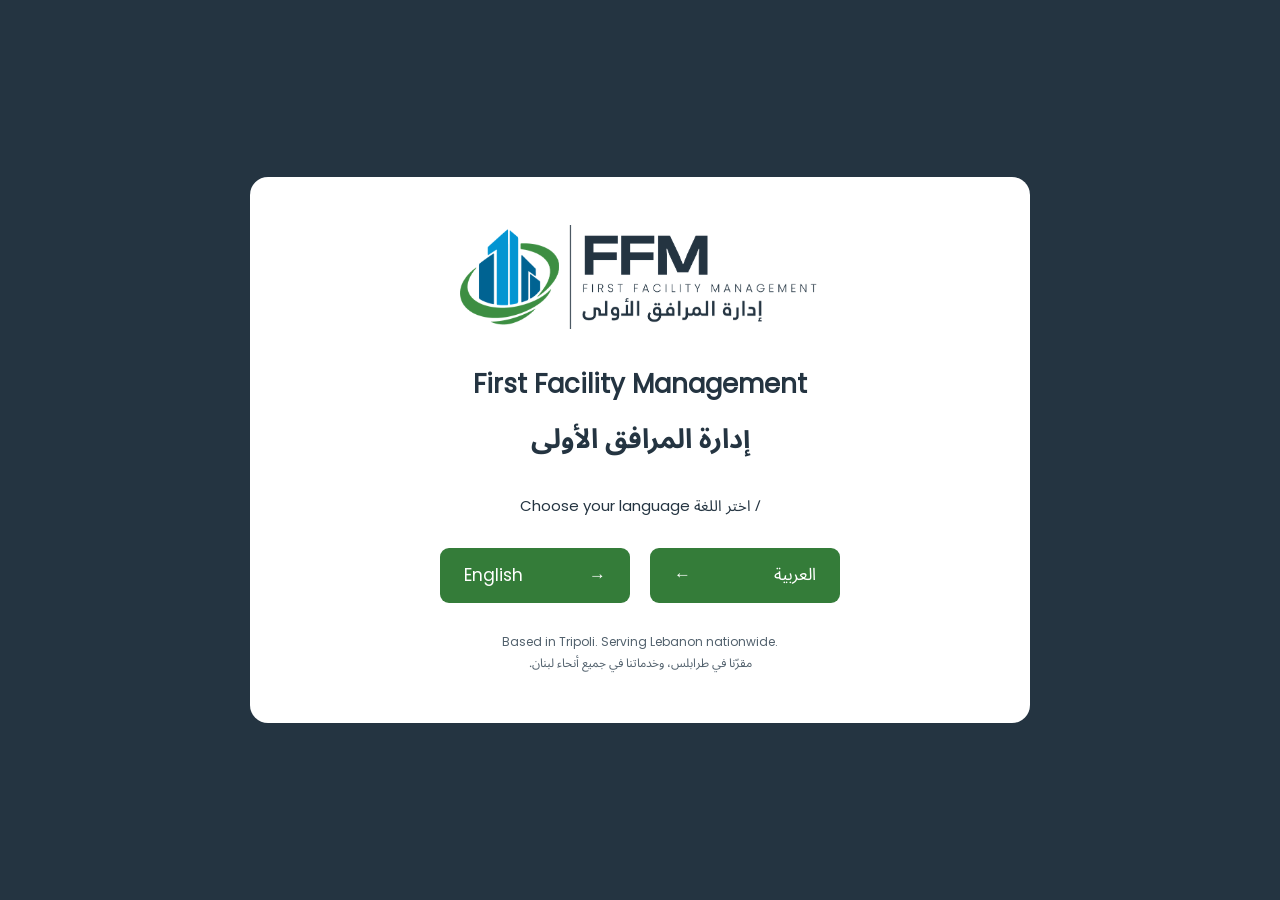
<file: index.html>
<!doctype html><html lang="en"><head><meta charset="utf-8"><meta name="robots" content="noindex, nofollow, noarchive, noimageindex"><meta name="referrer" content="strict-origin-when-cross-origin"><meta http-equiv="Content-Security-Policy" content="default-src &#x27;none&#x27;; script-src &#x27;self&#x27; &#x27;sha256-ByNAc7vwTUI48RlP5/FOjQwm9kF1cXlcR42fUBdoius=&#x27; &#x27;sha256-IPCyXHOtfHx+lLaTHXvNApfLoQvkt0USBWjpABNQolk=&#x27; &#x27;sha256-KcLjpzPrXaC/90I0AnruU0Eg3U4C7017naidCH8Jn4w=&#x27; &#x27;sha256-QOn9Ll6CFoG+Bojv82BhRPxwMXw09pEdeHXZo+hRp00=&#x27; &#x27;sha256-X3HQGn8QXqvT7s4En+KaB195YepJVI7jg8d+Mjn8XVg=&#x27; &#x27;sha256-ZquLlb3VOGJIEPTYeCkK6D+r+b+BxRraUX3EFlGXvEA=&#x27; &#x27;sha256-oX+Po2NcwiCqyCruaH6kAVNzxfhDzzntPPLS+1Vaqjw=&#x27; &#x27;sha256-xtF+/rzwoTB33/N98cSfNZNFbw5Nmln5uhcgIHfJbFg=&#x27; &#x27;sha256-18t6ZNDaaEMp1JjkaYKXuNoH1evKsOM5sc8Bfl//blQ=&#x27; &#x27;sha256-/x7W7R75k8Roq0WaVRQX9blP4OufE5xbAdzklGxsgpw=&#x27;; style-src &#x27;self&#x27;; img-src &#x27;self&#x27;; font-src &#x27;self&#x27;; connect-src &#x27;none&#x27;; base-uri &#x27;none&#x27;; object-src &#x27;none&#x27;; form-action &#x27;none&#x27;; upgrade-insecure-requests"><meta name="viewport" content="width=device-width,initial-scale=1"><title>First Facility Management (FFM) | English / العربية</title><meta name="description" content="First Facility Management (FFM) / إدارة المرافق الأولى. Based in Tripoli, serving Lebanon nationwide. Choose English or Arabic."><link rel="stylesheet" href="site.87bc03ad361a.css"><link rel="canonical" href="https://www.ffm-lb.com/"><link rel="alternate" hreflang="en" href="https://www.ffm-lb.com/en/"><link rel="alternate" hreflang="ar" href="https://www.ffm-lb.com/ar/"><link rel="alternate" hreflang="x-default" href="https://www.ffm-lb.com/"><meta property="og:type" content="website"><meta property="og:title" content="First Facility Management (FFM) — English / العربية"><meta property="og:description" content="First Facility Management (FFM) / إدارة المرافق الأولى. Choose English or Arabic. Based in Tripoli, serving Lebanon nationwide."><meta property="og:url" content="https://samad006.github.io/ffm-staging/"><meta property="og:site_name" content="First Facility Management"><meta property="og:image" content="https://samad006.github.io/ffm-staging/assets/logo.a1af8da19d7b.png"><meta property="og:locale" content="en_LB"><link rel="icon" type="image/png" sizes="192x192" href="assets/favicon.png"><script type="application/ld+json">{"@context":"https://schema.org","@graph":[{"@type":"Organization","@id":"https://www.ffm-lb.com/#organization","name":"First Facility Management","alternateName":["إدارة المرافق الأولى","FFM"],"url":"https://www.ffm-lb.com/","logo":{"@type":"ImageObject","url":"https://www.ffm-lb.com/assets/logo.a1af8da19d7b.png"},"address":{"@type":"PostalAddress","addressLocality":"Tripoli","addressCountry":"LB"},"areaServed":{"@type":"Country","name":"Lebanon"},"hasOfferCatalog":{"@type":"OfferCatalog","name":"Facility management services","itemListElement":[{"@type":"Offer","itemOffered":{"@type":"Service","name":"Cleaning & Housekeeping","provider":{"@id":"https://www.ffm-lb.com/#organization"},"areaServed":{"@type":"Country","name":"Lebanon"}}},{"@type":"Offer","itemOffered":{"@type":"Service","name":"HVAC & Air-Conditioning","provider":{"@id":"https://www.ffm-lb.com/#organization"},"areaServed":{"@type":"Country","name":"Lebanon"}}},{"@type":"Offer","itemOffered":{"@type":"Service","name":"Building Maintenance & Civil Repairs","provider":{"@id":"https://www.ffm-lb.com/#organization"},"areaServed":{"@type":"Country","name":"Lebanon"}}},{"@type":"Offer","itemOffered":{"@type":"Service","name":"Security Services","provider":{"@id":"https://www.ffm-lb.com/#organization"},"areaServed":{"@type":"Country","name":"Lebanon"}}},{"@type":"Offer","itemOffered":{"@type":"Service","name":"Landscaping","provider":{"@id":"https://www.ffm-lb.com/#organization"},"areaServed":{"@type":"Country","name":"Lebanon"}}},{"@type":"Offer","itemOffered":{"@type":"Service","name":"Electrical Systems","provider":{"@id":"https://www.ffm-lb.com/#organization"},"areaServed":{"@type":"Country","name":"Lebanon"}}},{"@type":"Offer","itemOffered":{"@type":"Service","name":"Plumbing","provider":{"@id":"https://www.ffm-lb.com/#organization"},"areaServed":{"@type":"Country","name":"Lebanon"}}},{"@type":"Offer","itemOffered":{"@type":"Service","name":"Fire, Safety & Waste Management","provider":{"@id":"https://www.ffm-lb.com/#organization"},"areaServed":{"@type":"Country","name":"Lebanon"}}}]}},{"@type":"WebSite","@id":"https://www.ffm-lb.com/#website","url":"https://www.ffm-lb.com/","name":"First Facility Management","alternateName":["FFM","إدارة المرافق الأولى"],"inLanguage":["en","ar"],"publisher":{"@id":"https://www.ffm-lb.com/#organization"}},{"@type":"WebPage","@id":"https://www.ffm-lb.com/#webpage","url":"https://www.ffm-lb.com/","name":"First Facility Management (FFM) — English / العربية","inLanguage":["en","ar"],"isPartOf":{"@id":"https://www.ffm-lb.com/#website"},"about":{"@id":"https://www.ffm-lb.com/#organization"}}]}</script><script>document.documentElement.classList.add('js');</script><link rel="preload" as="font" type="font/woff2" crossorigin href="assets/Poppins-Regular.4e0089bafe3d.woff2"><link rel="preload" as="font" type="font/woff2" crossorigin href="assets/NotoSansArabic.44fa94f4535d.woff2"></head><body><main class="language-entry"><img class="entry-logo" src="assets/logo.a1af8da19d7b.png" alt="FFM — First Facility Management / إدارة المرافق الأولى" width="1067" height="308"><h1>First Facility Management</h1><p lang="ar" dir="rtl" class="arabic-name">إدارة المرافق الأولى</p><p>Choose your language <span lang="ar" dir="rtl">/ اختر اللغة</span></p><nav aria-label="Choose language / اختر اللغة"><a href="en/" lang="en">English <span aria-hidden="true">→</span></a><a href="ar/" lang="ar" dir="rtl">العربية <span aria-hidden="true">←</span></a></nav><p class="coverage">Based in Tripoli. Serving Lebanon nationwide.<br><span lang="ar" dir="rtl">مقرّنا في طرابلس، وخدماتنا في جميع أنحاء لبنان.</span></p></main></body></html>
</file>
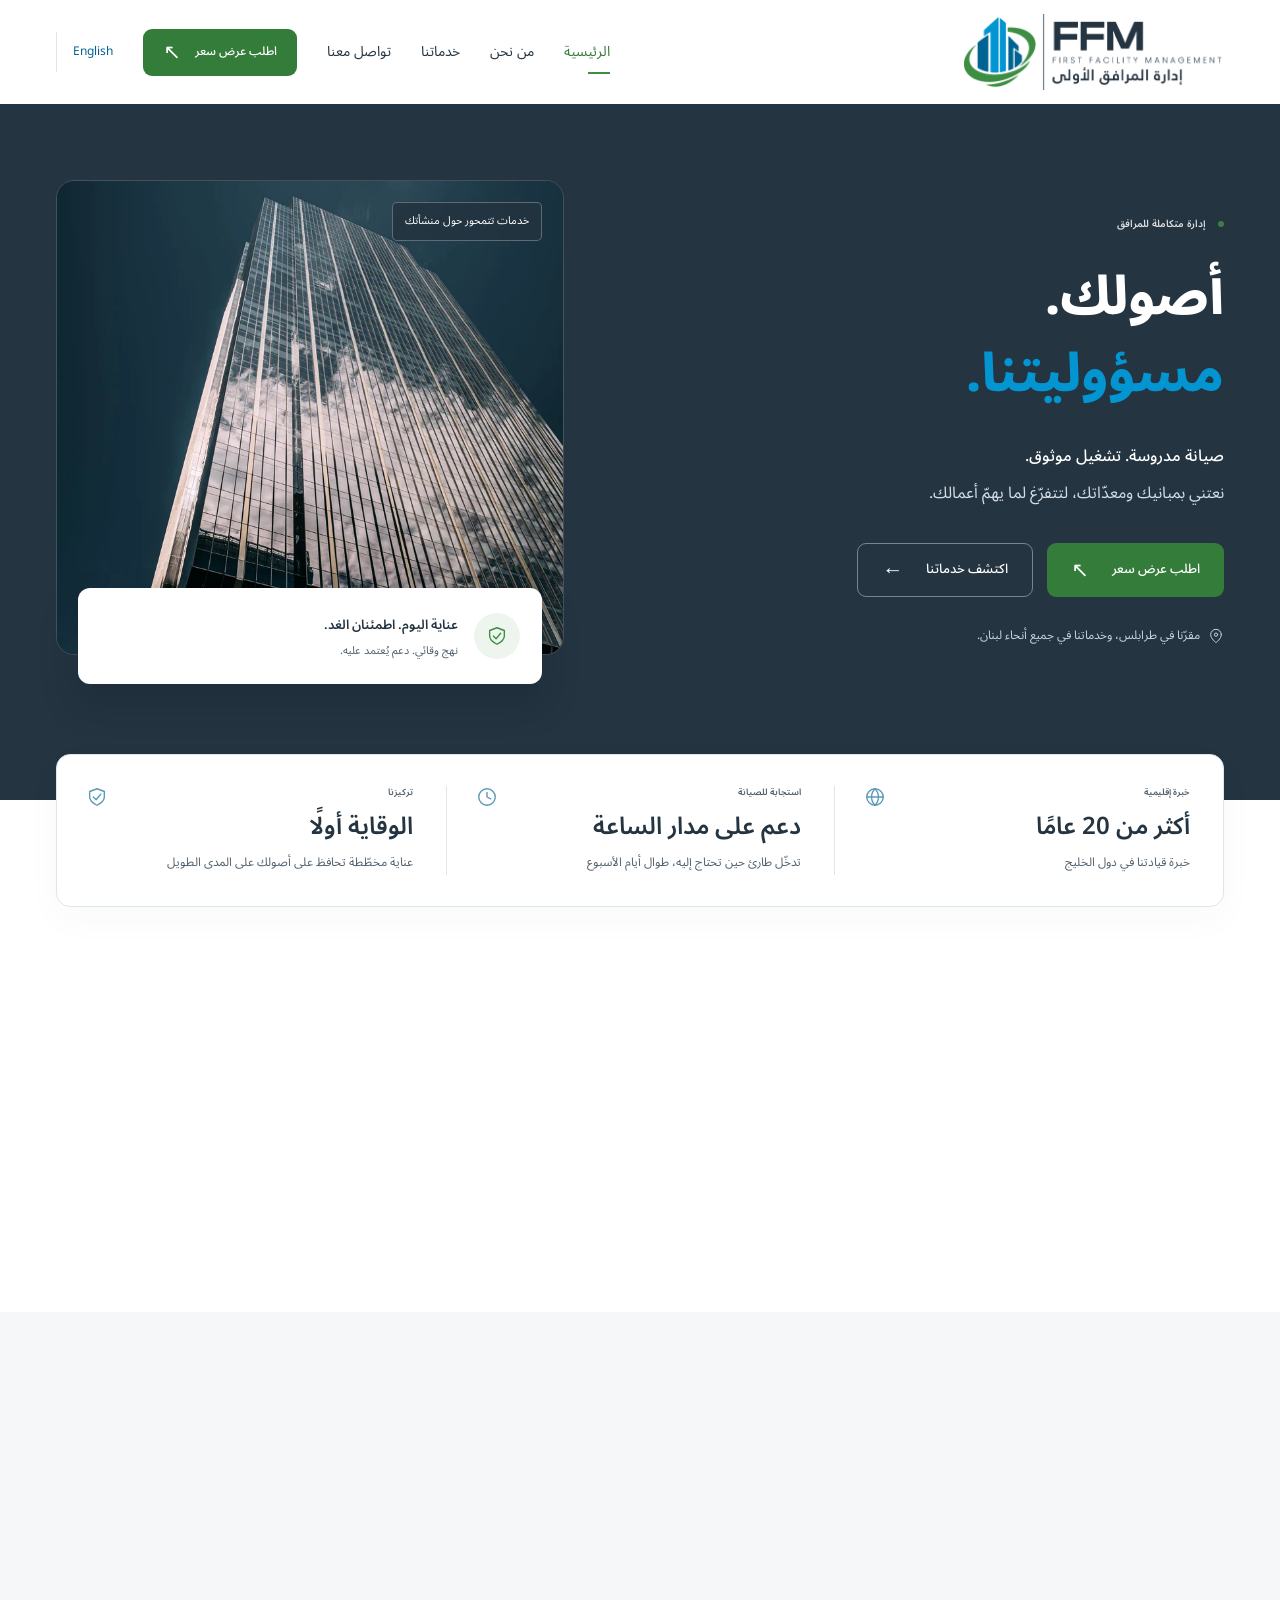
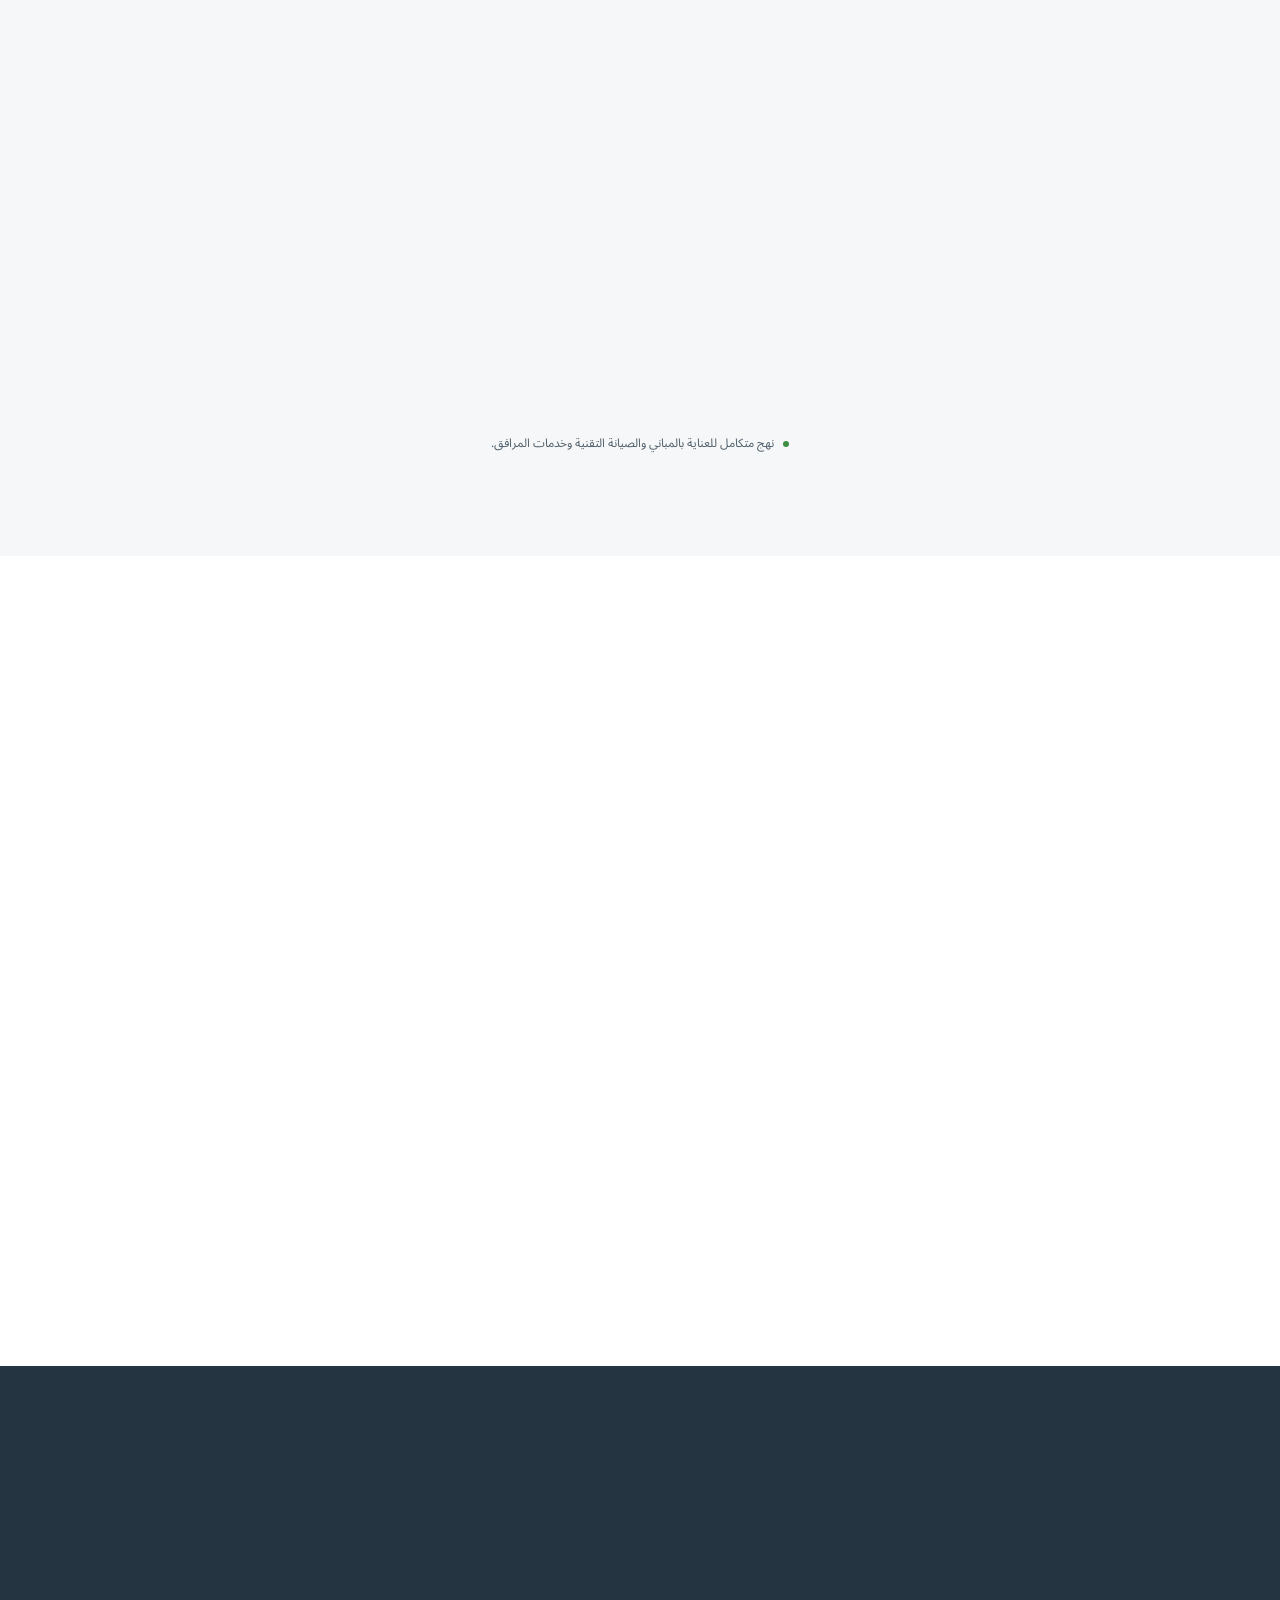
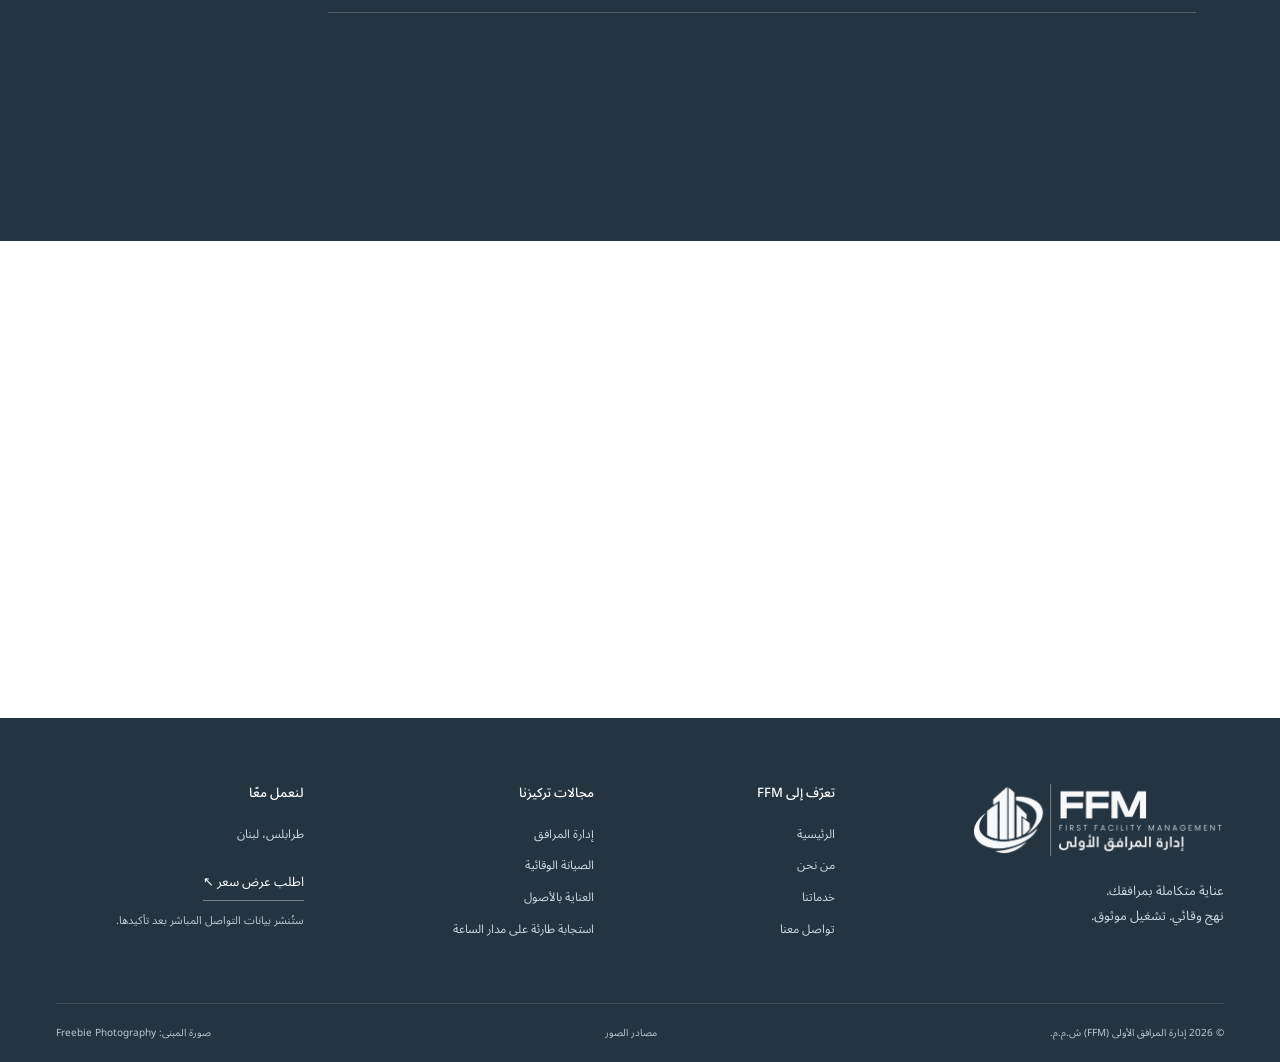
<file: ar/index.html>
<!doctype html>
<html lang="ar" dir="rtl">
<head><meta charset="UTF-8"><meta name="robots" content="noindex, nofollow, noarchive, noimageindex"><meta name="referrer" content="strict-origin-when-cross-origin"><meta http-equiv="Content-Security-Policy" content="default-src &#x27;none&#x27;; script-src &#x27;self&#x27; &#x27;sha256-ByNAc7vwTUI48RlP5/FOjQwm9kF1cXlcR42fUBdoius=&#x27; &#x27;sha256-IPCyXHOtfHx+lLaTHXvNApfLoQvkt0USBWjpABNQolk=&#x27; &#x27;sha256-KcLjpzPrXaC/90I0AnruU0Eg3U4C7017naidCH8Jn4w=&#x27; &#x27;sha256-QOn9Ll6CFoG+Bojv82BhRPxwMXw09pEdeHXZo+hRp00=&#x27; &#x27;sha256-X3HQGn8QXqvT7s4En+KaB195YepJVI7jg8d+Mjn8XVg=&#x27; &#x27;sha256-ZquLlb3VOGJIEPTYeCkK6D+r+b+BxRraUX3EFlGXvEA=&#x27; &#x27;sha256-oX+Po2NcwiCqyCruaH6kAVNzxfhDzzntPPLS+1Vaqjw=&#x27; &#x27;sha256-xtF+/rzwoTB33/N98cSfNZNFbw5Nmln5uhcgIHfJbFg=&#x27; &#x27;sha256-18t6ZNDaaEMp1JjkaYKXuNoH1evKsOM5sc8Bfl//blQ=&#x27; &#x27;sha256-/x7W7R75k8Roq0WaVRQX9blP4OufE5xbAdzklGxsgpw=&#x27;; style-src &#x27;self&#x27;; img-src &#x27;self&#x27;; font-src &#x27;self&#x27;; connect-src &#x27;none&#x27;; base-uri &#x27;none&#x27;; object-src &#x27;none&#x27;; form-action &#x27;none&#x27;; upgrade-insecure-requests"><meta name="viewport" content="width=device-width,initial-scale=1"><title>إدارة المرافق الأولى (FFM) | إدارة المرافق في لبنان</title><meta name="description" content="إدارة المرافق الأولى (FFM)، مقرّها في طرابلس، تقدّم خدمات إدارة المرافق وصيانة المباني والصيانة الوقائية في جميع أنحاء لبنان."><link rel="stylesheet" href="../site.f86bd40dc950.css"><link rel="canonical" href="https://www.ffm-lb.com/ar/"><link rel="alternate" hreflang="en" href="https://www.ffm-lb.com/en/"><link rel="alternate" hreflang="ar" href="https://www.ffm-lb.com/ar/"><link rel="alternate" hreflang="x-default" href="https://www.ffm-lb.com/"><meta property="og:type" content="website"><meta property="og:title" content="إدارة المرافق الأولى (FFM) | إدارة المرافق في لبنان"><meta property="og:description" content="إدارة المرافق الأولى (FFM)، مقرّها في طرابلس، تقدّم خدمات إدارة المرافق وصيانة المباني والصيانة الوقائية في جميع أنحاء لبنان."><meta property="og:url" content="https://samad006.github.io/ffm-staging/ar/"><meta property="og:site_name" content="First Facility Management"><meta property="og:image" content="https://samad006.github.io/ffm-staging/assets/logo.a1af8da19d7b.png"><meta property="og:locale" content="ar_LB"><link rel="icon" type="image/png" sizes="192x192" href="../assets/favicon.png"><script type="application/ld+json">{"@context":"https://schema.org","@graph":[{"@type":"Organization","@id":"https://www.ffm-lb.com/#organization","name":"First Facility Management","alternateName":["إدارة المرافق الأولى","FFM"],"url":"https://www.ffm-lb.com/","logo":{"@type":"ImageObject","url":"https://www.ffm-lb.com/assets/logo.a1af8da19d7b.png"},"address":{"@type":"PostalAddress","addressLocality":"Tripoli","addressCountry":"LB"},"areaServed":{"@type":"Country","name":"Lebanon"},"hasOfferCatalog":{"@type":"OfferCatalog","name":"خدمات إدارة المرافق","itemListElement":[{"@type":"Offer","itemOffered":{"@type":"Service","name":"التنظيف والعناية الداخلية","provider":{"@id":"https://www.ffm-lb.com/#organization"},"areaServed":{"@type":"Country","name":"Lebanon"}}},{"@type":"Offer","itemOffered":{"@type":"Service","name":"أنظمة التدفئة والتهوية وتكييف الهواء","provider":{"@id":"https://www.ffm-lb.com/#organization"},"areaServed":{"@type":"Country","name":"Lebanon"}}},{"@type":"Offer","itemOffered":{"@type":"Service","name":"صيانة المباني والإصلاحات المدنية","provider":{"@id":"https://www.ffm-lb.com/#organization"},"areaServed":{"@type":"Country","name":"Lebanon"}}},{"@type":"Offer","itemOffered":{"@type":"Service","name":"خدمات الأمن","provider":{"@id":"https://www.ffm-lb.com/#organization"},"areaServed":{"@type":"Country","name":"Lebanon"}}},{"@type":"Offer","itemOffered":{"@type":"Service","name":"تنسيق الحدائق","provider":{"@id":"https://www.ffm-lb.com/#organization"},"areaServed":{"@type":"Country","name":"Lebanon"}}},{"@type":"Offer","itemOffered":{"@type":"Service","name":"الأنظمة الكهربائية","provider":{"@id":"https://www.ffm-lb.com/#organization"},"areaServed":{"@type":"Country","name":"Lebanon"}}},{"@type":"Offer","itemOffered":{"@type":"Service","name":"السباكة","provider":{"@id":"https://www.ffm-lb.com/#organization"},"areaServed":{"@type":"Country","name":"Lebanon"}}},{"@type":"Offer","itemOffered":{"@type":"Service","name":"الحريق والسلامة وإدارة النفايات","provider":{"@id":"https://www.ffm-lb.com/#organization"},"areaServed":{"@type":"Country","name":"Lebanon"}}}]}},{"@type":"WebSite","@id":"https://www.ffm-lb.com/#website","url":"https://www.ffm-lb.com/","name":"First Facility Management","alternateName":["FFM","إدارة المرافق الأولى"],"inLanguage":["en","ar"],"publisher":{"@id":"https://www.ffm-lb.com/#organization"}},{"@type":"WebPage","@id":"https://www.ffm-lb.com/ar/#webpage","url":"https://www.ffm-lb.com/ar/","name":"إدارة المرافق الأولى (FFM) | إدارة المرافق في لبنان","inLanguage":"ar","isPartOf":{"@id":"https://www.ffm-lb.com/#website"},"about":{"@id":"https://www.ffm-lb.com/#organization"}}]}</script><script>document.documentElement.classList.add('js');</script><link rel="preload" as="font" type="font/woff2" crossorigin href="../assets/NotoSansArabic.44fa94f4535d.woff2"></head>
<body><a class="skip" href="#main">انتقل إلى المحتوى</a><header class="header"><div class="wrap nav-wrap"><a class="brand" href="./" aria-label="الصفحة الرئيسية لإدارة المرافق الأولى"><picture class="optimized-picture"><source type="image/webp" srcset="../assets/logo.d8a178bd3ba6.webp"><img src="../assets/logo.a1af8da19d7b.png" alt="إدارة المرافق الأولى — ⁦FFM⁩" width="1067" height="308" decoding="async"></picture></a><button type="button" class="menu-toggle" hidden aria-label="فتح قائمة التنقّل" data-close-label="إغلاق قائمة التنقّل" aria-expanded="false" aria-controls="navigation"><span></span><span></span></button><nav id="navigation" aria-label="التنقّل الرئيسي"><a href="./" class="active" aria-current="page">الرئيسية</a><a href="about/">من نحن</a><a href="services/">خدماتنا</a><a href="contact/">تواصل معنا</a><a class="button compact" href="contact/#enquiry">اطلب عرض سعر <span class="direction-arrow" aria-hidden="true">↗</span></a><a class="language-switch" href="../en/" lang="en" dir="ltr" aria-label="Switch to English" data-language-switch>English</a></nav></div></header><main id="main" tabindex="-1">
<section class="hero"><div class="wrap hero-grid"><div class="hero-copy"><p class="eyebrow light"><span class="dot"></span> إدارة متكاملة للمرافق</p><h1>أصولك.<br><span>مسؤوليتنا.</span></h1><p class="hero-description"><span class="hero-lead">صيانة مدروسة. تشغيل موثوق.</span>نعتني بمبانيك ومعدّاتك، لتتفرّغ لما يهمّ أعمالك.</p><div class="hero-actions"><a class="button" href="contact/#enquiry">اطلب عرض سعر <span class="direction-arrow" aria-hidden="true">↗</span></a><a class="button outline" href="#services">اكتشف خدماتنا <span class="direction-arrow" aria-hidden="true">→</span></a></div><div class="hero-location"><svg class="icon" viewbox="0 0 24 24" aria-hidden="true"><path d="M20 10c0 6-8 12-8 12S4 16 4 10a8 8 0 1 1 16 0Z"/><circle cx="12" cy="10" r="2.5"/></svg> مقرّنا في طرابلس، وخدماتنا في جميع أنحاء لبنان.</div></div><div class="hero-visual"><picture class="optimized-picture"><source type="image/webp" srcset="../assets/architecture-320.b31c319dfbdd.webp 320w, ../assets/architecture-480.5f24aebd9d1b.webp 480w, ../assets/architecture-768.b4f1319f2c81.webp 768w, ../assets/architecture-1024.ed563009df3f.webp 1024w, ../assets/architecture-1280.bb6d19645587.webp 1280w, ../assets/architecture-1600.e75c001a6559.webp 1600w" sizes="(max-width: 560px) calc(100vw - 40px), (max-width: 820px) calc(100vw - 64px), (max-width: 1100px) 44vw, 42vw"><img class="hero-photo" src="../assets/architecture-1280.a0fffab20fa6.jpg" alt="برج زجاجي حديث يعكس السماء، كما يبدو من الأسفل" width="1600" height="2400" fetchpriority="high" srcset="../assets/architecture-320.2f1f5f79deb5.jpg 320w, ../assets/architecture-480.4d9d453e1ed3.jpg 480w, ../assets/architecture-768.c26a93f804a9.jpg 768w, ../assets/architecture-1024.41dff4499f69.jpg 1024w, ../assets/architecture-1280.a0fffab20fa6.jpg 1280w, ../assets/architecture-1600.b5cd1b89a7fb.jpg 1600w" sizes="(max-width: 560px) calc(100vw - 40px), (max-width: 820px) calc(100vw - 64px), (max-width: 1100px) 44vw, 42vw" decoding="async"></picture><div class="image-label">خدمات تتمحور حول منشأتك</div><div class="photo-card"><span class="card-icon"><svg class="icon" viewbox="0 0 24 24" aria-hidden="true"><path d="m12 3 8 3v6c0 5-8 9-8 9s-8-4-8-9V6l8-3Z"/><path d="m8 12 3 3 5-6"/></svg></span><div><strong>عناية اليوم. اطمئنان الغد.</strong><p>نهج وقائي. دعم يُعتمد عليه.</p></div></div></div></div></section>
<section class="pillars wrap" aria-label="لمحة عن ⁦FFM⁩"><article><span class="pillar-icon"><svg class="icon" viewbox="0 0 24 24" aria-hidden="true"><circle cx="12" cy="12" r="9"/><path d="M3 12h18M12 3c-5 5-5 13 0 18 5-5 5-13 0-18Z"/></svg></span><span class="eyebrow">خبرة إقليمية</span><strong>أكثر من 20 عامًا</strong><p>خبرة قيادتنا في دول الخليج</p></article><article><span class="pillar-icon"><svg class="icon" viewbox="0 0 24 24" aria-hidden="true"><circle cx="12" cy="12" r="9"/><path d="M12 7v5l4 2"/></svg></span><span class="eyebrow">استجابة للصيانة</span><strong>دعم على مدار الساعة</strong><p>تدخّل طارئ حين تحتاج إليه، طوال أيام الأسبوع</p></article><article><span class="pillar-icon"><svg class="icon" viewbox="0 0 24 24" aria-hidden="true"><path d="m12 3 8 3v6c0 5-8 9-8 9s-8-4-8-9V6l8-3Z"/><path d="m8 12 3 3 5-6"/></svg></span><span class="eyebrow">تركيزنا</span><strong>الوقاية أولًا</strong><p>عناية مخطّطة تحافظ على أصولك على المدى الطويل</p></article></section>
<section class="intro wrap section" id="introduction"><div><p class="eyebrow">تعرّف إلى إدارة المرافق الأولى</p><h2>عناية أفضل بمبانيك.<br>اطمئنان أكبر لك.</h2></div><div class="intro-copy"><p>من الخدمات الأساسية للمباني إلى الصيانة الوقائية، تجمع ⁦FFM⁩ احتياجات منشأتك ضمن نهج واحد متكامل.</p><p>من مقرّنا في طرابلس، نساعد الشركات في جميع أنحاء لبنان على حماية أصولها وتخطيط الصيانة والحفاظ على استمرارية أعمالها اليومية.</p><a class="text-link" href="about/">تعرّف إلى ⁦FFM⁩ <span class="direction-arrow" aria-hidden="true">↗</span></a></div></section>
<section class="services section" id="services"><div class="wrap"><div class="section-head"><div><p class="eyebrow">خدماتنا</p><h2>كلّ التفاصيل.<br>بتنسيق متكامل.</h2></div><div class="section-head-side"><p>خبرة تقنية وعناية يومية.<br>تتكامل حول احتياجات منشأتك.</p><a class="text-link" href="services/">اكتشف جميع الخدمات <span class="direction-arrow" aria-hidden="true">↗</span></a></div></div><div class="service-grid"><a class="service-card" href="services/#hvac"><div class="service-image"><picture class="optimized-picture"><source type="image/webp" srcset="../assets/technical-detail-320.7dca8032874c.webp 320w, ../assets/technical-detail-480.ebe8321d91ba.webp 480w, ../assets/technical-detail-768.dd12fd99aa21.webp 768w, ../assets/technical-detail-1024.b1b7e2885399.webp 1024w, ../assets/technical-detail-1200.212a58f8e3ec.webp 1200w" sizes="(max-width: 560px) calc(100vw - 40px), 30vw"><img src="../assets/technical-detail-1200.80916aed9efb.jpg" alt="لقطة مقرّبة لأعمال صيانة لوحة قواطع كهربائية" width="1200" height="799" loading="lazy" srcset="../assets/technical-detail-320.dac00108914c.jpg 320w, ../assets/technical-detail-480.2eff79cdf26c.jpg 480w, ../assets/technical-detail-768.7998436bfc5c.jpg 768w, ../assets/technical-detail-1024.973997fc3700.jpg 1024w, ../assets/technical-detail-1200.80916aed9efb.jpg 1200w" sizes="(max-width: 560px) calc(100vw - 40px), 30vw" decoding="async"></picture><span>01 / الأنظمة التقنية</span></div><div class="service-body"><div class="service-title"><h3>الأنظمة التقنية</h3><span class="round-arrow" aria-hidden="true">↗</span></div><p>العناية بأنظمة التدفئة والتهوية والتكييف والكهرباء والسباكة، للحفاظ على موثوقية الأنظمة الأساسية.</p></div></a><a class="service-card" href="services/#building"><div class="service-image"><picture class="optimized-picture"><source type="image/webp" srcset="../assets/building-320.0d26341e17ce.webp 320w, ../assets/building-480.abe2a2e474b5.webp 480w, ../assets/building-768.56e2ff802821.webp 768w, ../assets/building-1024.f640e60a94b4.webp 1024w, ../assets/building-1280.59a8b0eadee7.webp 1280w" sizes="(max-width: 560px) calc(100vw - 40px), 30vw"><img src="../assets/building-1280.17d7b17b0138.jpg" alt="واجهة زجاجية وفولاذية لمبنى مكاتب تجاري" width="2555" height="3840" loading="lazy" srcset="../assets/building-320.90f149abacf3.jpg 320w, ../assets/building-480.422a6cd68ea3.jpg 480w, ../assets/building-768.0c35204c12c2.jpg 768w, ../assets/building-1024.1535113ee144.jpg 1024w, ../assets/building-1280.17d7b17b0138.jpg 1280w" sizes="(max-width: 560px) calc(100vw - 40px), 30vw" decoding="async"></picture><span>02 / العناية بالمباني</span></div><div class="service-body"><div class="service-title"><h3>صيانة المباني</h3><span class="round-arrow" aria-hidden="true">↗</span></div><p>أعمال صيانة مخطّطة وإصلاحات مدنية للحفاظ على حالة عقارك.</p></div></a><a class="service-card" href="services/#cleaning"><div class="service-image"><picture class="optimized-picture"><source type="image/webp" srcset="../assets/facility-interior-320.ac79f0b0e7f1.webp 320w, ../assets/facility-interior-480.3294c156efb5.webp 480w, ../assets/facility-interior-768.961a5a3d7101.webp 768w, ../assets/facility-interior-1024.d48cbb1ec0e1.webp 1024w, ../assets/facility-interior-1200.58f2998d8ea2.webp 1200w" sizes="(max-width: 560px) calc(100vw - 40px), 30vw"><img src="../assets/facility-interior-1200.5fa6aaf25d3a.jpg" alt="ردهة تجارية معتنى بها، بأرضية حجرية مصقولة ومقاعد حديثة" width="1200" height="1800" loading="lazy" srcset="../assets/facility-interior-320.09348d4880e4.jpg 320w, ../assets/facility-interior-480.4c7fa4b12460.jpg 480w, ../assets/facility-interior-768.ec131c5940cb.jpg 768w, ../assets/facility-interior-1024.3eb6000bd193.jpg 1024w, ../assets/facility-interior-1200.5fa6aaf25d3a.jpg 1200w" sizes="(max-width: 560px) calc(100vw - 40px), 30vw" decoding="async"></picture><span>03 / خدمات المرافق</span></div><div class="service-body"><div class="service-title"><h3>العناية اليومية بالمرافق</h3><span class="round-arrow" aria-hidden="true">↗</span></div><p>تنظيف وأمن وعناية بالمساحات الخضراء، لبيئات مرتّبة ومرحّبة.</p></div></a></div><div class="services-note"><span class="dot"></span><p>نهج متكامل للعناية بالمباني والصيانة التقنية وخدمات المرافق.</p></div></div></section>
<section class="why section wrap"><div class="why-visual"><picture class="optimized-picture"><source type="image/webp" srcset="../assets/engineer-320.b65c47cfaa03.webp 320w, ../assets/engineer-480.bbe2914542c2.webp 480w, ../assets/engineer-768.75ef3f455f41.webp 768w, ../assets/engineer-1024.626283e843a2.webp 1024w, ../assets/engineer-1280.90aed8216f4a.webp 1280w, ../assets/engineer-1400.2f7419632fb6.webp 1400w" sizes="(max-width: 820px) calc(100vw - 40px), 45vw"><img src="../assets/engineer-1280.7c663300f03f.jpg" alt="مهندس يرتدي معدّات السلامة ويفحص خزانة تحكّم كهربائية" width="1400" height="933" loading="lazy" srcset="../assets/engineer-320.a307b17e3e91.jpg 320w, ../assets/engineer-480.7a7ae912a706.jpg 480w, ../assets/engineer-768.47e52485df2f.jpg 768w, ../assets/engineer-1024.486de422e97f.jpg 1024w, ../assets/engineer-1280.7c663300f03f.jpg 1280w, ../assets/engineer-1400.49ee7551da5e.jpg 1400w" sizes="(max-width: 820px) calc(100vw - 40px), 45vw" decoding="async"></picture><div class="why-caption"><span class="eyebrow light">رؤية أشمل</span><p>الإدارة الجيدة للمرافق<br> تدعم أداء أعمالك.</p></div></div><div class="why-copy"><p class="eyebrow">لماذا تختار ⁦FFM⁩؟</p><h2>صيانة تراعي<br>احتياجات الغد.</h2><p class="section-description">يساعدك النهج الاستباقي على اتخاذ قرارات أفضل بشأن أصولك ووقتك وميزانية الصيانة.</p><div class="benefits"><article><span class="benefit-number">01</span><div><h3>احمِ استثمارك</h3><p>تساعد الفحوص المنتظمة والعناية المخطّطة على إطالة عمر المعدّات ومعالجة التآكل مبكرًا.</p></div></article><article><span class="benefit-number">02</span><div><h3>حافظ على استمرارية التشغيل</h3><p>تساعد الصيانة الوقائية والاستجابة الطارئة على مدار الساعة في الحدّ من الانقطاعات غير المتوقّعة.</p></div></article><article><span class="benefit-number">03</span><div><h3>اجعل الصيانة أكثر وضوحًا</h3><p>تساعدك الخدمات المنسّقة والأولويات الواضحة على تخطيط الأعمال والحدّ من التكاليف التي يمكن تجنّبها.</p></div></article></div></div></section>
<section class="approach section"><div class="wrap"><div class="section-head"><div><p class="eyebrow">نهج ⁦FFM⁩</p><h2>نفهم. <span>نخطّط.</span> نعتني.</h2></div><p class="approach-intro">خطوات واضحة، من التقييم الأولي<br>إلى العناية المستمرة.</p></div><div class="steps"><article><span class="step-number">01</span><h3>نقيّم منشأتك</h3><p>نفحص الموقع ونحدّد الأصول والأنظمة التي تحتاج إلى عناية.</p></article><article><span class="step-number">02</span><h3>نخطّط للصيانة الوقائية</h3><p>نحدّد أولويات الصيانة وفق احتياجات المعدّات ومتطلّبات التشغيل.</p></article><article><span class="step-number">03</span><h3>ننسّق الأعمال</h3><p>نجمع الخدمات المناسبة، مع دعم طارئ عند الحاجة.</p></article><article><span class="step-number">04</span><h3>نراجع ونتابع</h3><p>نتابع الأعمال المنجزة ونكيّف الخطة مع تطوّر احتياجات منشأتك.</p></article></div></div></section>
<section class="cta-section wrap"><div class="cta"><div><p class="eyebrow light">لنتحدّث عن منشأتك</p><h2>اجعل الصيانة الأفضل<br>خطوتك التالية.</h2><p>لنبدأ بالحديث عن مبناك،<br>وأصولك والدعم الذي تحتاج إليه.</p></div><a class="button white" href="contact/#enquiry">اطلب تقييمًا لمنشأتك <span class="direction-arrow" aria-hidden="true">↗</span></a></div></section>
</main><footer><div class="wrap"><div class="footer-grid"><div class="footer-brand"><a href="./" aria-label="الصفحة الرئيسية لإدارة المرافق الأولى"><picture class="optimized-picture"><source type="image/webp" srcset="../assets/logo-white.f82beeea6bad.webp"><img src="../assets/logo-white.808cdcf06591.png" alt="إدارة المرافق الأولى — ⁦FFM⁩" width="1012" height="293" decoding="async"></picture></a><p>عناية متكاملة بمرافقك.<br>نهج وقائي. تشغيل موثوق.</p></div><div><h3>تعرّف إلى ⁦FFM⁩</h3><a href="./">الرئيسية</a><a href="about/">من نحن</a><a href="services/">خدماتنا</a><a href="contact/">تواصل معنا</a></div><div><h3>مجالات تركيزنا</h3><span>إدارة المرافق</span><span>الصيانة الوقائية</span><span>العناية بالأصول</span><span>استجابة طارئة على مدار الساعة</span></div><div><h3>لنعمل معًا</h3><span>طرابلس، لبنان</span><a class="footer-cta" href="contact/#enquiry">اطلب عرض سعر ↖</a><p class="contact-note">ستُنشر بيانات التواصل المباشر بعد تأكيدها.</p></div></div><div class="footer-bottom"><p>© 2026 إدارة المرافق الأولى (⁦FFM⁩) ش.م.م.</p><a href="../assets/IMAGE-CREDITS.txt">مصادر الصور</a><a href="https://freebie.photography/office/slides/office_block.htm">صورة المبنى: ⁦Freebie Photography⁩</a></div></div></footer>
<script src="../app.12c803af4e35.js" defer></script></body></html>
</file>
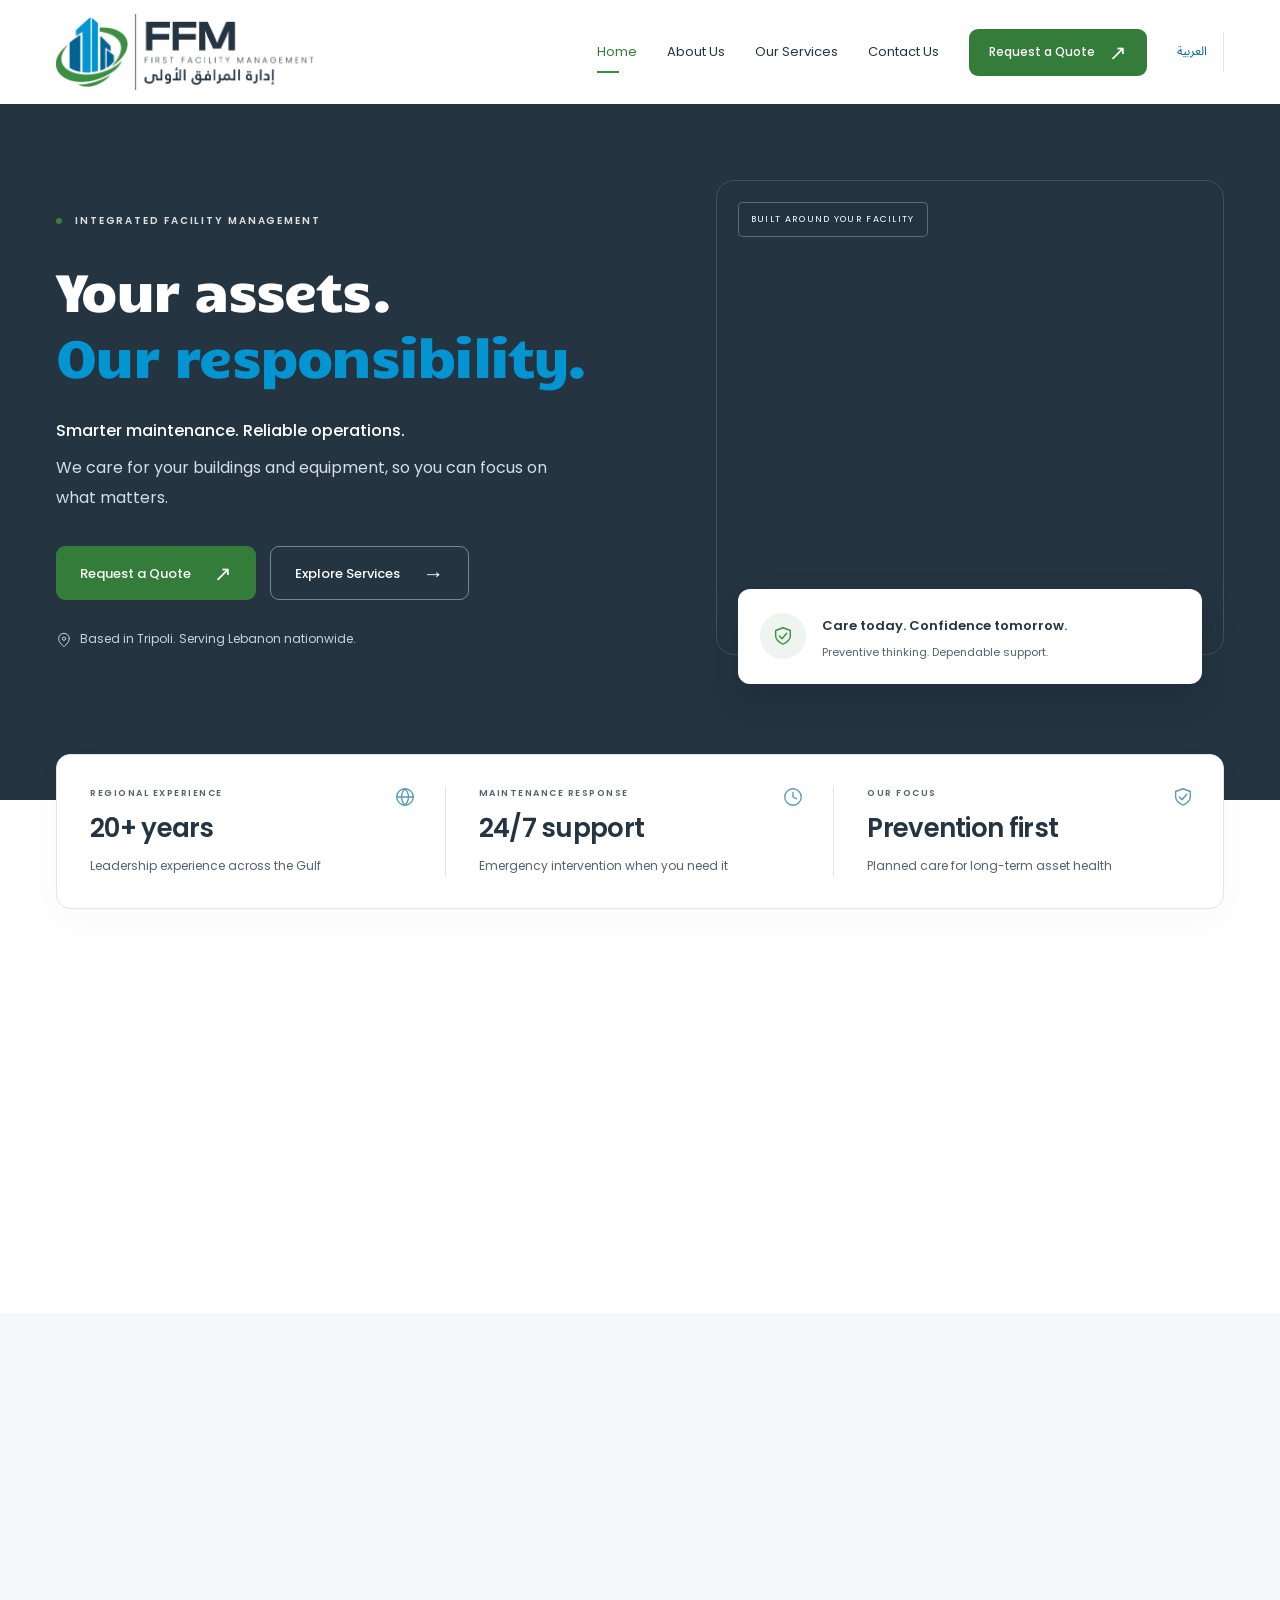
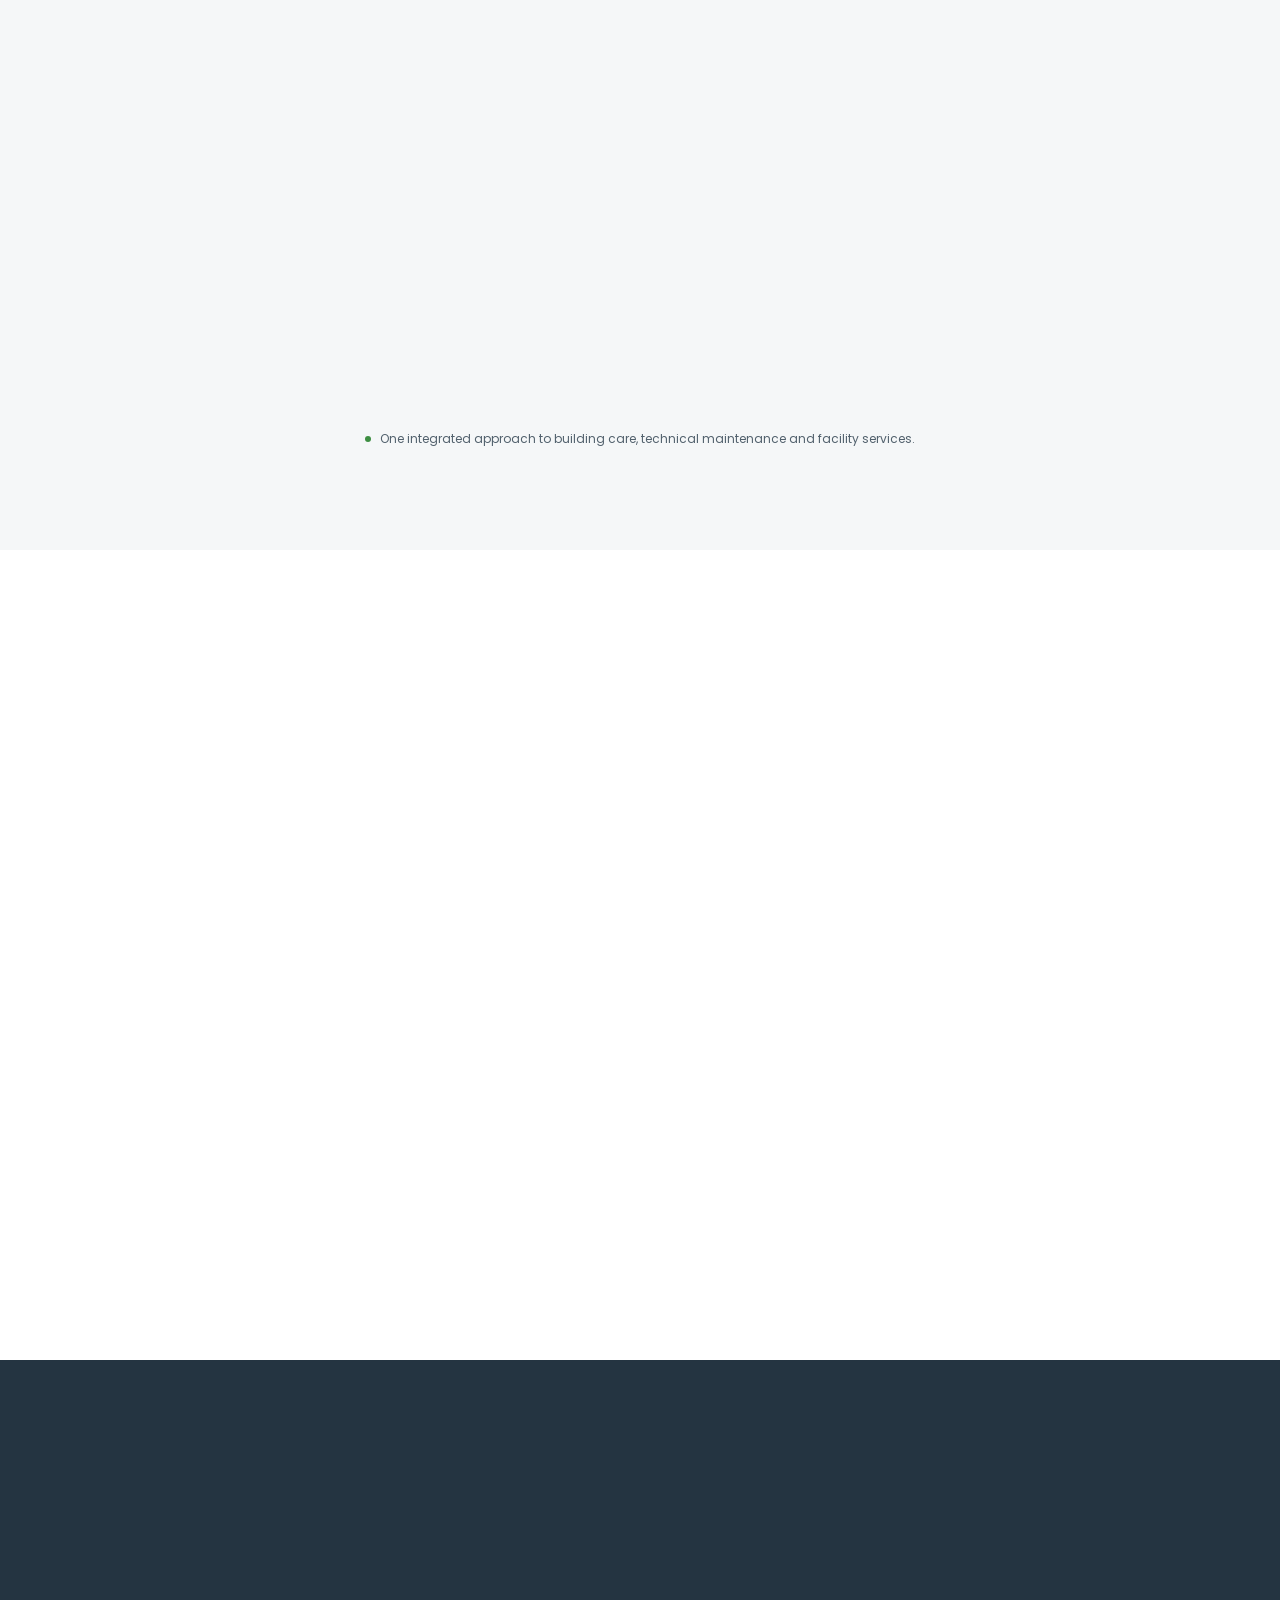
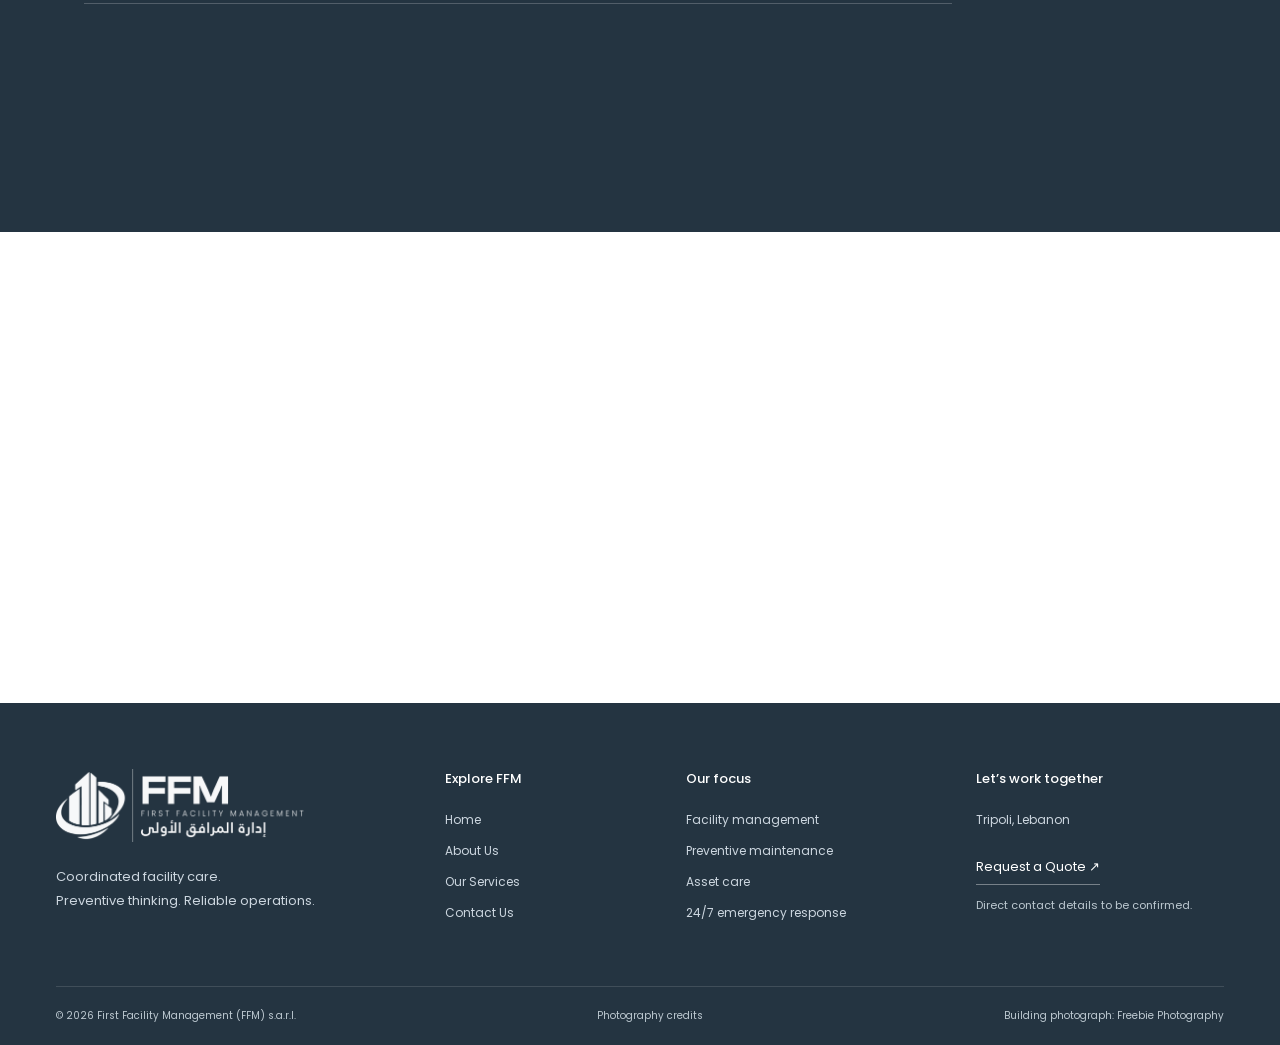
<file: en/index.html>
<!doctype html>
<html lang="en" dir="ltr">
<head><meta charset="UTF-8"><meta name="robots" content="noindex, nofollow, noarchive, noimageindex"><meta name="referrer" content="strict-origin-when-cross-origin"><meta http-equiv="Content-Security-Policy" content="default-src &#x27;none&#x27;; script-src &#x27;self&#x27; &#x27;sha256-ByNAc7vwTUI48RlP5/FOjQwm9kF1cXlcR42fUBdoius=&#x27; &#x27;sha256-IPCyXHOtfHx+lLaTHXvNApfLoQvkt0USBWjpABNQolk=&#x27; &#x27;sha256-KcLjpzPrXaC/90I0AnruU0Eg3U4C7017naidCH8Jn4w=&#x27; &#x27;sha256-QOn9Ll6CFoG+Bojv82BhRPxwMXw09pEdeHXZo+hRp00=&#x27; &#x27;sha256-X3HQGn8QXqvT7s4En+KaB195YepJVI7jg8d+Mjn8XVg=&#x27; &#x27;sha256-ZquLlb3VOGJIEPTYeCkK6D+r+b+BxRraUX3EFlGXvEA=&#x27; &#x27;sha256-oX+Po2NcwiCqyCruaH6kAVNzxfhDzzntPPLS+1Vaqjw=&#x27; &#x27;sha256-xtF+/rzwoTB33/N98cSfNZNFbw5Nmln5uhcgIHfJbFg=&#x27; &#x27;sha256-18t6ZNDaaEMp1JjkaYKXuNoH1evKsOM5sc8Bfl//blQ=&#x27; &#x27;sha256-/x7W7R75k8Roq0WaVRQX9blP4OufE5xbAdzklGxsgpw=&#x27;; style-src &#x27;self&#x27;; img-src &#x27;self&#x27;; font-src &#x27;self&#x27;; connect-src &#x27;none&#x27;; base-uri &#x27;none&#x27;; object-src &#x27;none&#x27;; form-action &#x27;none&#x27;; upgrade-insecure-requests"><meta name="viewport" content="width=device-width,initial-scale=1"><title>First Facility Management (FFM) | Facility Management Lebanon</title><meta name="description" content="First Facility Management (FFM), based in Tripoli, provides facility management, building maintenance and preventive care throughout Lebanon."><link rel="stylesheet" href="../site.347627ad6f26.css"><link rel="canonical" href="https://www.ffm-lb.com/en/"><link rel="alternate" hreflang="en" href="https://www.ffm-lb.com/en/"><link rel="alternate" hreflang="ar" href="https://www.ffm-lb.com/ar/"><link rel="alternate" hreflang="x-default" href="https://www.ffm-lb.com/"><meta property="og:type" content="website"><meta property="og:title" content="First Facility Management (FFM) | Facility Management Lebanon"><meta property="og:description" content="First Facility Management (FFM), based in Tripoli, provides facility management, building maintenance and preventive care throughout Lebanon."><meta property="og:url" content="https://samad006.github.io/ffm-staging/en/"><meta property="og:site_name" content="First Facility Management"><meta property="og:image" content="https://samad006.github.io/ffm-staging/assets/logo.a1af8da19d7b.png"><meta property="og:locale" content="en_LB"><link rel="icon" type="image/png" sizes="192x192" href="../assets/favicon.png"><script type="application/ld+json">{"@context":"https://schema.org","@graph":[{"@type":"Organization","@id":"https://www.ffm-lb.com/#organization","name":"First Facility Management","alternateName":["إدارة المرافق الأولى","FFM"],"url":"https://www.ffm-lb.com/","logo":{"@type":"ImageObject","url":"https://www.ffm-lb.com/assets/logo.a1af8da19d7b.png"},"address":{"@type":"PostalAddress","addressLocality":"Tripoli","addressCountry":"LB"},"areaServed":{"@type":"Country","name":"Lebanon"},"hasOfferCatalog":{"@type":"OfferCatalog","name":"Facility management services","itemListElement":[{"@type":"Offer","itemOffered":{"@type":"Service","name":"Cleaning & Housekeeping","provider":{"@id":"https://www.ffm-lb.com/#organization"},"areaServed":{"@type":"Country","name":"Lebanon"}}},{"@type":"Offer","itemOffered":{"@type":"Service","name":"HVAC & Air-Conditioning","provider":{"@id":"https://www.ffm-lb.com/#organization"},"areaServed":{"@type":"Country","name":"Lebanon"}}},{"@type":"Offer","itemOffered":{"@type":"Service","name":"Building Maintenance & Civil Repairs","provider":{"@id":"https://www.ffm-lb.com/#organization"},"areaServed":{"@type":"Country","name":"Lebanon"}}},{"@type":"Offer","itemOffered":{"@type":"Service","name":"Security Services","provider":{"@id":"https://www.ffm-lb.com/#organization"},"areaServed":{"@type":"Country","name":"Lebanon"}}},{"@type":"Offer","itemOffered":{"@type":"Service","name":"Landscaping","provider":{"@id":"https://www.ffm-lb.com/#organization"},"areaServed":{"@type":"Country","name":"Lebanon"}}},{"@type":"Offer","itemOffered":{"@type":"Service","name":"Electrical Systems","provider":{"@id":"https://www.ffm-lb.com/#organization"},"areaServed":{"@type":"Country","name":"Lebanon"}}},{"@type":"Offer","itemOffered":{"@type":"Service","name":"Plumbing","provider":{"@id":"https://www.ffm-lb.com/#organization"},"areaServed":{"@type":"Country","name":"Lebanon"}}},{"@type":"Offer","itemOffered":{"@type":"Service","name":"Fire, Safety & Waste Management","provider":{"@id":"https://www.ffm-lb.com/#organization"},"areaServed":{"@type":"Country","name":"Lebanon"}}}]}},{"@type":"WebSite","@id":"https://www.ffm-lb.com/#website","url":"https://www.ffm-lb.com/","name":"First Facility Management","alternateName":["FFM","إدارة المرافق الأولى"],"inLanguage":["en","ar"],"publisher":{"@id":"https://www.ffm-lb.com/#organization"}},{"@type":"WebPage","@id":"https://www.ffm-lb.com/en/#webpage","url":"https://www.ffm-lb.com/en/","name":"First Facility Management (FFM) | Facility Management Lebanon","inLanguage":"en","isPartOf":{"@id":"https://www.ffm-lb.com/#website"},"about":{"@id":"https://www.ffm-lb.com/#organization"}}]}</script><script>document.documentElement.classList.add('js');</script><link rel="preload" as="font" type="font/woff2" crossorigin href="../assets/Poppins-Regular.4e0089bafe3d.woff2"><link rel="preload" as="font" type="font/woff2" crossorigin href="../assets/Candal.c8b5ec3eb2c2.woff2"></head>
<body><a class="skip" href="#main">Skip to content</a><header class="header"><div class="wrap nav-wrap"><a class="brand" href="./" aria-label="First Facility Management home"><picture class="optimized-picture"><source type="image/webp" srcset="../assets/logo.d8a178bd3ba6.webp"><img src="../assets/logo.a1af8da19d7b.png" alt="FFM — First Facility Management" width="1067" height="308" decoding="async"></picture></a><button type="button" class="menu-toggle" hidden aria-label="Open navigation" data-close-label="Close navigation" aria-expanded="false" aria-controls="navigation"><span></span><span></span></button><nav id="navigation" aria-label="Main navigation"><a href="./" class="active" aria-current="page">Home</a><a href="about/">About Us</a><a href="services/">Our Services</a><a href="contact/">Contact Us</a><a class="button compact" href="contact/#enquiry">Request a Quote <span class="direction-arrow" aria-hidden="true">↗</span></a><a class="language-switch" href="../ar/" lang="ar" dir="rtl" aria-label="Switch to Arabic" data-language-switch>العربية</a></nav></div></header><main id="main" tabindex="-1">
<section class="hero"><div class="wrap hero-grid"><div class="hero-copy"><p class="eyebrow light"><span class="dot"></span> INTEGRATED FACILITY MANAGEMENT</p><h1>Your assets.<br><span>Our responsibility.</span></h1><p class="hero-description"><span class="hero-lead">Smarter maintenance. Reliable operations.</span>We care for your buildings and equipment, so you can focus on what matters.</p><div class="hero-actions"><a class="button" href="contact/#enquiry">Request a Quote <span class="direction-arrow" aria-hidden="true">↗</span></a><a class="button outline" href="#services">Explore Services <span class="direction-arrow" aria-hidden="true">→</span></a></div><div class="hero-location"><svg class="icon" viewbox="0 0 24 24" aria-hidden="true"><path d="M20 10c0 6-8 12-8 12S4 16 4 10a8 8 0 1 1 16 0Z"/><circle cx="12" cy="10" r="2.5"/></svg> Based in Tripoli. Serving Lebanon nationwide.</div></div><div class="hero-visual"><picture class="optimized-picture"><source type="image/webp" srcset="../assets/architecture-320.b31c319dfbdd.webp 320w, ../assets/architecture-480.5f24aebd9d1b.webp 480w, ../assets/architecture-768.b4f1319f2c81.webp 768w, ../assets/architecture-1024.ed563009df3f.webp 1024w, ../assets/architecture-1280.bb6d19645587.webp 1280w, ../assets/architecture-1600.e75c001a6559.webp 1600w" sizes="(max-width: 560px) calc(100vw - 40px), (max-width: 820px) calc(100vw - 64px), (max-width: 1100px) 44vw, 42vw"><img class="hero-photo" src="../assets/architecture-1280.a0fffab20fa6.jpg" alt="Upward view of a modern glass tower reflecting the sky" width="1600" height="2400" fetchpriority="high" srcset="../assets/architecture-320.2f1f5f79deb5.jpg 320w, ../assets/architecture-480.4d9d453e1ed3.jpg 480w, ../assets/architecture-768.c26a93f804a9.jpg 768w, ../assets/architecture-1024.41dff4499f69.jpg 1024w, ../assets/architecture-1280.a0fffab20fa6.jpg 1280w, ../assets/architecture-1600.b5cd1b89a7fb.jpg 1600w" sizes="(max-width: 560px) calc(100vw - 40px), (max-width: 820px) calc(100vw - 64px), (max-width: 1100px) 44vw, 42vw" decoding="async"></picture><div class="image-label">BUILT AROUND YOUR FACILITY</div><div class="photo-card"><span class="card-icon"><svg class="icon" viewbox="0 0 24 24" aria-hidden="true"><path d="m12 3 8 3v6c0 5-8 9-8 9s-8-4-8-9V6l8-3Z"/><path d="m8 12 3 3 5-6"/></svg></span><div><strong>Care today. Confidence tomorrow.</strong><p>Preventive thinking. Dependable support.</p></div></div></div></div></section>
<section class="pillars wrap" aria-label="FFM at a glance"><article><span class="pillar-icon"><svg class="icon" viewbox="0 0 24 24" aria-hidden="true"><circle cx="12" cy="12" r="9"/><path d="M3 12h18M12 3c-5 5-5 13 0 18 5-5 5-13 0-18Z"/></svg></span><span class="eyebrow">REGIONAL EXPERIENCE</span><strong>20+ years</strong><p>Leadership experience across the Gulf</p></article><article><span class="pillar-icon"><svg class="icon" viewbox="0 0 24 24" aria-hidden="true"><circle cx="12" cy="12" r="9"/><path d="M12 7v5l4 2"/></svg></span><span class="eyebrow">MAINTENANCE RESPONSE</span><strong>24/7 support</strong><p>Emergency intervention when you need it</p></article><article><span class="pillar-icon"><svg class="icon" viewbox="0 0 24 24" aria-hidden="true"><path d="m12 3 8 3v6c0 5-8 9-8 9s-8-4-8-9V6l8-3Z"/><path d="m8 12 3 3 5-6"/></svg></span><span class="eyebrow">OUR FOCUS</span><strong>Prevention first</strong><p>Planned care for long-term asset health</p></article></section>
<section class="intro wrap section" id="introduction"><div><p class="eyebrow">MEET FIRST FACILITY MANAGEMENT</p><h2>Better care for buildings.<br>More confidence for you.</h2></div><div class="intro-copy"><p>From essential building services to preventive maintenance, FFM brings your facility’s needs together through one coordinated approach.</p><p>Based in Tripoli, we help businesses throughout Lebanon protect their assets, plan maintenance and keep day-to-day operations moving.</p><a class="text-link" href="about/">Get to know FFM <span class="direction-arrow" aria-hidden="true">↗</span></a></div></section>
<section class="services section" id="services"><div class="wrap"><div class="section-head"><div><p class="eyebrow">OUR SERVICES</p><h2>Every detail.<br>Working together.</h2></div><div class="section-head-side"><p>Technical expertise and everyday care.<br>Coordinated around your facility.</p><a class="text-link" href="services/">Explore all services <span class="direction-arrow" aria-hidden="true">↗</span></a></div></div><div class="service-grid"><a class="service-card" href="services/#hvac"><div class="service-image"><picture class="optimized-picture"><source type="image/webp" srcset="../assets/technical-detail-320.7dca8032874c.webp 320w, ../assets/technical-detail-480.ebe8321d91ba.webp 480w, ../assets/technical-detail-768.dd12fd99aa21.webp 768w, ../assets/technical-detail-1024.b1b7e2885399.webp 1024w, ../assets/technical-detail-1200.212a58f8e3ec.webp 1200w" sizes="(max-width: 560px) calc(100vw - 40px), 30vw"><img src="../assets/technical-detail-1200.80916aed9efb.jpg" alt="Close-up of maintenance work on an electrical circuit breaker panel" width="1200" height="799" loading="lazy" srcset="../assets/technical-detail-320.dac00108914c.jpg 320w, ../assets/technical-detail-480.2eff79cdf26c.jpg 480w, ../assets/technical-detail-768.7998436bfc5c.jpg 768w, ../assets/technical-detail-1024.973997fc3700.jpg 1024w, ../assets/technical-detail-1200.80916aed9efb.jpg 1200w" sizes="(max-width: 560px) calc(100vw - 40px), 30vw" decoding="async"></picture><span>01 / TECHNICAL</span></div><div class="service-body"><div class="service-title"><h3>Technical systems</h3><span class="round-arrow" aria-hidden="true">↗</span></div><p>HVAC, electrical and plumbing care to keep essential systems working reliably.</p></div></a><a class="service-card" href="services/#building"><div class="service-image"><picture class="optimized-picture"><source type="image/webp" srcset="../assets/building-320.0d26341e17ce.webp 320w, ../assets/building-480.abe2a2e474b5.webp 480w, ../assets/building-768.56e2ff802821.webp 768w, ../assets/building-1024.f640e60a94b4.webp 1024w, ../assets/building-1280.59a8b0eadee7.webp 1280w" sizes="(max-width: 560px) calc(100vw - 40px), 30vw"><img src="../assets/building-1280.17d7b17b0138.jpg" alt="Glass and steel exterior of a commercial office building" width="2555" height="3840" loading="lazy" srcset="../assets/building-320.90f149abacf3.jpg 320w, ../assets/building-480.422a6cd68ea3.jpg 480w, ../assets/building-768.0c35204c12c2.jpg 768w, ../assets/building-1024.1535113ee144.jpg 1024w, ../assets/building-1280.17d7b17b0138.jpg 1280w" sizes="(max-width: 560px) calc(100vw - 40px), 30vw" decoding="async"></picture><span>02 / BUILDING CARE</span></div><div class="service-body"><div class="service-title"><h3>Building maintenance</h3><span class="round-arrow" aria-hidden="true">↗</span></div><p>Planned upkeep and civil repairs that protect the condition of your property.</p></div></a><a class="service-card" href="services/#cleaning"><div class="service-image"><picture class="optimized-picture"><source type="image/webp" srcset="../assets/facility-interior-320.ac79f0b0e7f1.webp 320w, ../assets/facility-interior-480.3294c156efb5.webp 480w, ../assets/facility-interior-768.961a5a3d7101.webp 768w, ../assets/facility-interior-1024.d48cbb1ec0e1.webp 1024w, ../assets/facility-interior-1200.58f2998d8ea2.webp 1200w" sizes="(max-width: 560px) calc(100vw - 40px), 30vw"><img src="../assets/facility-interior-1200.5fa6aaf25d3a.jpg" alt="Well-kept commercial lobby with polished stone flooring and modern seating" width="1200" height="1800" loading="lazy" srcset="../assets/facility-interior-320.09348d4880e4.jpg 320w, ../assets/facility-interior-480.4c7fa4b12460.jpg 480w, ../assets/facility-interior-768.ec131c5940cb.jpg 768w, ../assets/facility-interior-1024.3eb6000bd193.jpg 1024w, ../assets/facility-interior-1200.5fa6aaf25d3a.jpg 1200w" sizes="(max-width: 560px) calc(100vw - 40px), 30vw" decoding="async"></picture><span>03 / FACILITY SERVICES</span></div><div class="service-body"><div class="service-title"><h3>Everyday facility care</h3><span class="round-arrow" aria-hidden="true">↗</span></div><p>Cleaning, security and landscaping for well-kept, welcoming environments.</p></div></a></div><div class="services-note"><span class="dot"></span><p>One integrated approach to building care, technical maintenance and facility services.</p></div></div></section>
<section class="why section wrap"><div class="why-visual"><picture class="optimized-picture"><source type="image/webp" srcset="../assets/engineer-320.b65c47cfaa03.webp 320w, ../assets/engineer-480.bbe2914542c2.webp 480w, ../assets/engineer-768.75ef3f455f41.webp 768w, ../assets/engineer-1024.626283e843a2.webp 1024w, ../assets/engineer-1280.90aed8216f4a.webp 1280w, ../assets/engineer-1400.2f7419632fb6.webp 1400w" sizes="(max-width: 820px) calc(100vw - 40px), 45vw"><img src="../assets/engineer-1280.7c663300f03f.jpg" alt="Engineer in safety equipment inspecting an electrical control cabinet" width="1400" height="933" loading="lazy" srcset="../assets/engineer-320.a307b17e3e91.jpg 320w, ../assets/engineer-480.7a7ae912a706.jpg 480w, ../assets/engineer-768.47e52485df2f.jpg 768w, ../assets/engineer-1024.486de422e97f.jpg 1024w, ../assets/engineer-1280.7c663300f03f.jpg 1280w, ../assets/engineer-1400.49ee7551da5e.jpg 1400w" sizes="(max-width: 820px) calc(100vw - 40px), 45vw" decoding="async"></picture><div class="why-caption"><span class="eyebrow light">THE BIGGER PICTURE</span><p>A well-managed facility<br> supports a better business.</p></div></div><div class="why-copy"><p class="eyebrow">WHY CHOOSE FFM</p><h2>Maintenance with<br>tomorrow in mind.</h2><p class="section-description">A proactive approach helps you make better decisions about your assets, your time and your maintenance budget.</p><div class="benefits"><article><span class="benefit-number">01</span><div><h3>Protect your investment</h3><p>Regular inspection and planned upkeep help extend equipment life and address wear early.</p></div></article><article><span class="benefit-number">02</span><div><h3>Keep operations moving</h3><p>Preventive maintenance and 24/7 emergency response help limit unexpected disruption.</p></div></article><article><span class="benefit-number">03</span><div><h3>Bring clarity to maintenance</h3><p>Coordinated services and clear priorities help you plan work and control avoidable costs.</p></div></article></div></div></section>
<section class="approach section"><div class="wrap"><div class="section-head"><div><p class="eyebrow">THE FFM APPROACH</p><h2>Understand. <span>Plan.</span> Care.</h2></div><p class="approach-intro">A clear process, from the first assessment<br>to ongoing attention.</p></div><div class="steps"><article><span class="step-number">01</span><h3>Assess your facility</h3><p>Inspect the site and identify the assets and systems that need attention.</p></article><article><span class="step-number">02</span><h3>Plan preventive care</h3><p>Set maintenance priorities around equipment needs and your operations.</p></article><article><span class="step-number">03</span><h3>Coordinate the work</h3><p>Bring the right services together, with emergency support when needed.</p></article><article><span class="step-number">04</span><h3>Review and maintain</h3><p>Keep track of completed work and adapt the plan as your facility evolves.</p></article></div></div></section>
<section class="cta-section wrap"><div class="cta"><div><p class="eyebrow light">LET’S TALK ABOUT YOUR FACILITY</p><h2>Make better maintenance<br>your next move.</h2><p>Start with a conversation about your building,<br>your assets and the support you need.</p></div><a class="button white" href="contact/#enquiry">Request a Facility Assessment <span class="direction-arrow" aria-hidden="true">↗</span></a></div></section>
</main><footer><div class="wrap"><div class="footer-grid"><div class="footer-brand"><a href="./" aria-label="First Facility Management home"><picture class="optimized-picture"><source type="image/webp" srcset="../assets/logo-white.f82beeea6bad.webp"><img src="../assets/logo-white.808cdcf06591.png" alt="FFM — First Facility Management" width="1012" height="293" decoding="async"></picture></a><p>Coordinated facility care.<br>Preventive thinking. Reliable operations.</p></div><div><h3>Explore FFM</h3><a href="./">Home</a><a href="about/">About Us</a><a href="services/">Our Services</a><a href="contact/">Contact Us</a></div><div><h3>Our focus</h3><span>Facility management</span><span>Preventive maintenance</span><span>Asset care</span><span>24/7 emergency response</span></div><div><h3>Let’s work together</h3><span>Tripoli, Lebanon</span><a class="footer-cta" href="contact/#enquiry">Request a Quote ↗</a><p class="contact-note">Direct contact details to be confirmed.</p></div></div><div class="footer-bottom"><p>© 2026 First Facility Management (FFM) s.a.r.l.</p><a href="../assets/IMAGE-CREDITS.txt">Photography credits</a><a href="https://freebie.photography/office/slides/office_block.htm">Building photograph: Freebie Photography</a></div></div></footer>
<script src="../app.12c803af4e35.js" defer></script></body></html>
</file>
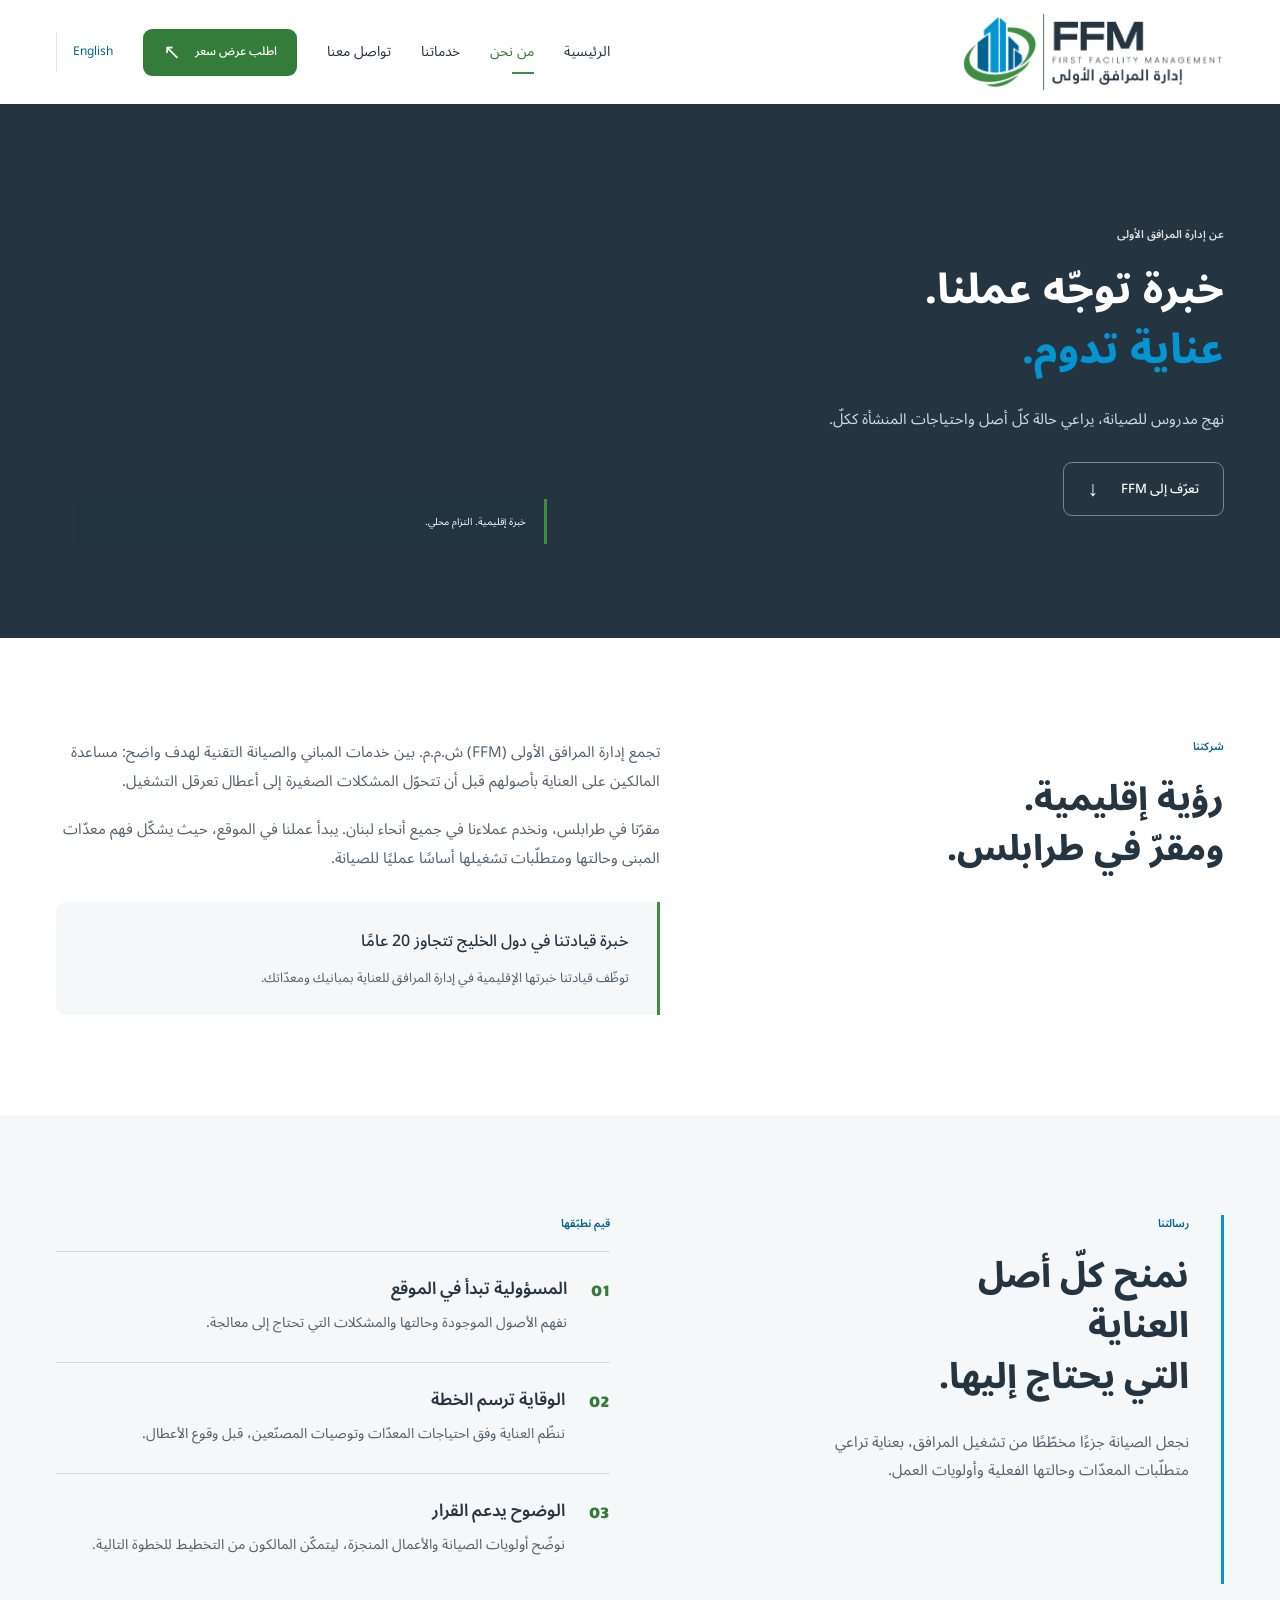
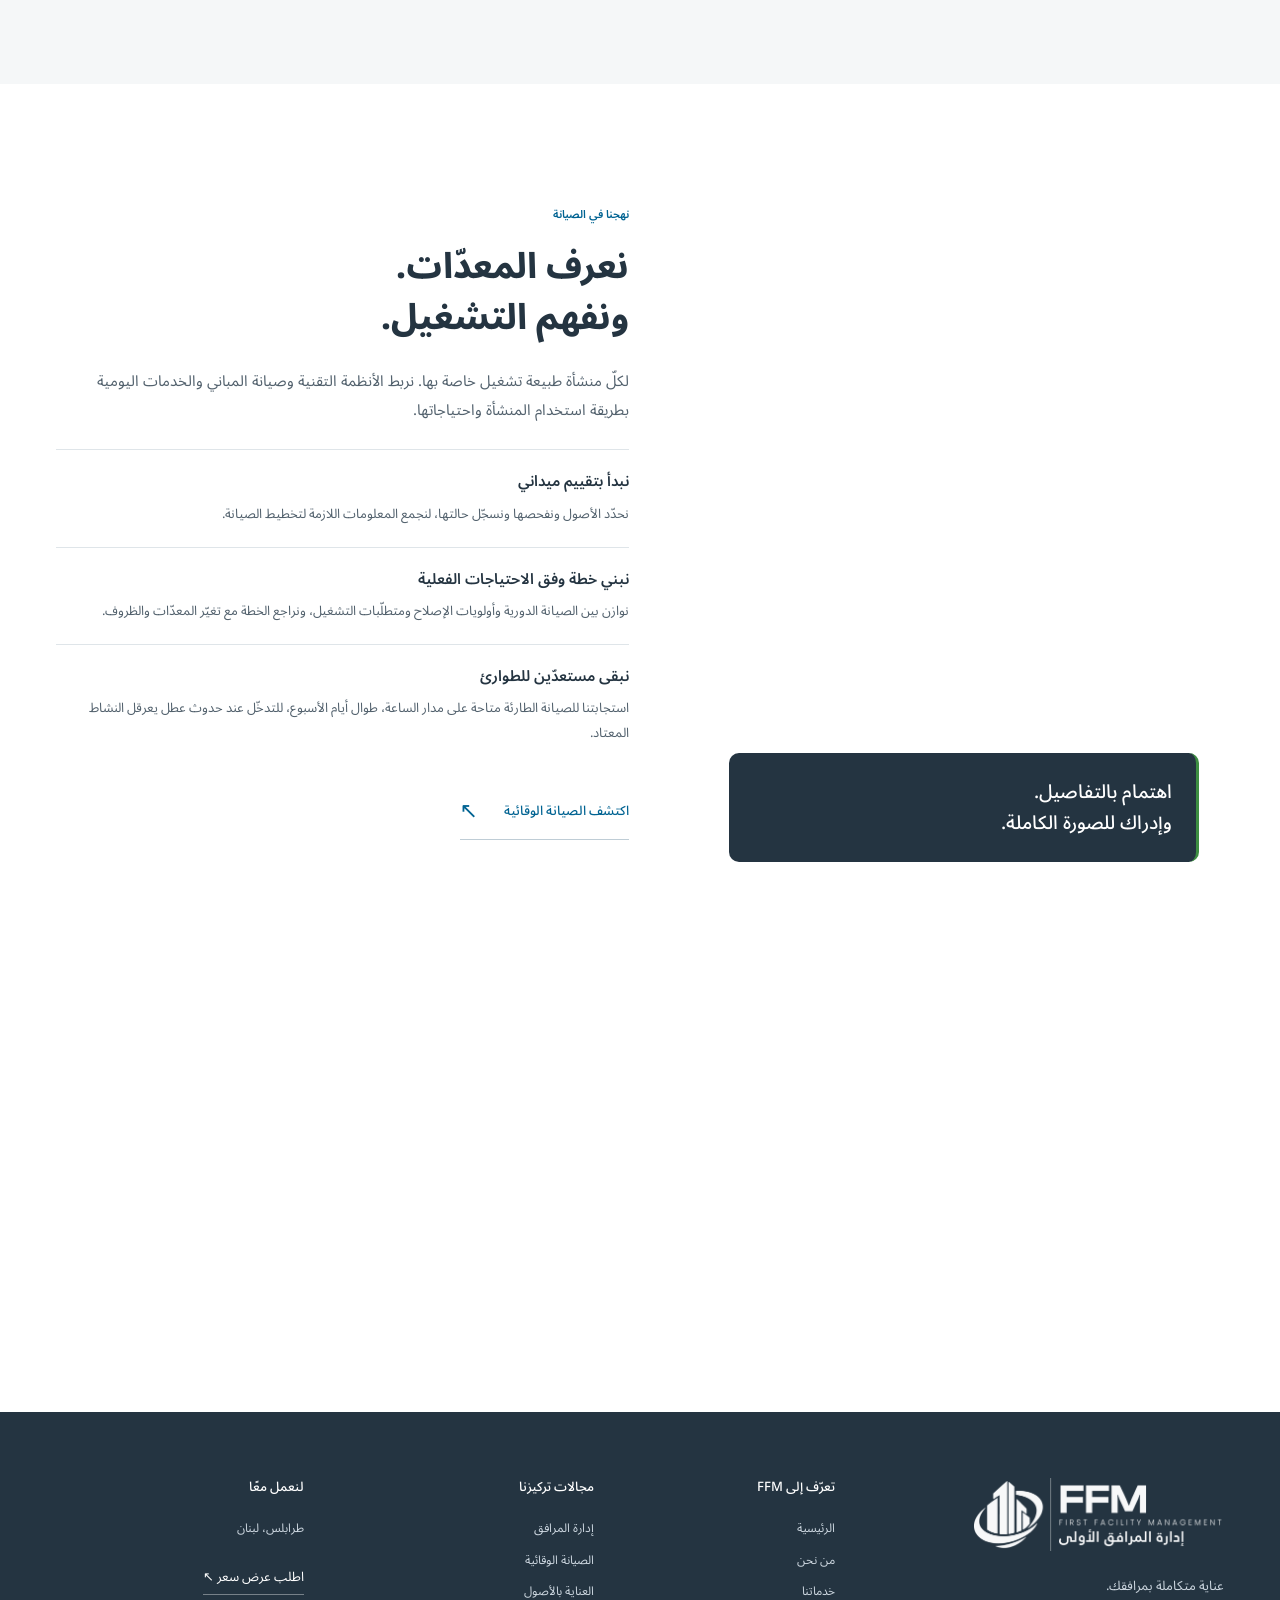
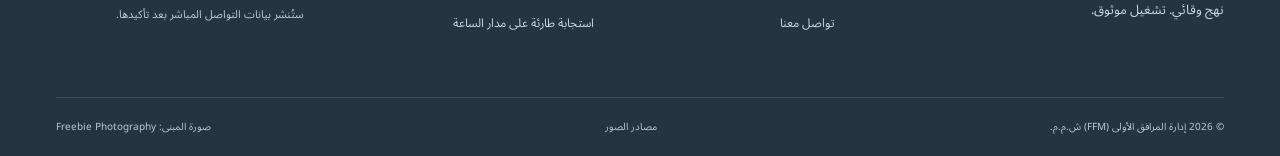
<file: ar/about/index.html>
<!doctype html>
<html lang="ar" dir="rtl">
<head><meta charset="UTF-8"><meta name="robots" content="noindex, nofollow, noarchive, noimageindex"><meta name="referrer" content="strict-origin-when-cross-origin"><meta http-equiv="Content-Security-Policy" content="default-src &#x27;none&#x27;; script-src &#x27;self&#x27; &#x27;sha256-ByNAc7vwTUI48RlP5/FOjQwm9kF1cXlcR42fUBdoius=&#x27; &#x27;sha256-IPCyXHOtfHx+lLaTHXvNApfLoQvkt0USBWjpABNQolk=&#x27; &#x27;sha256-KcLjpzPrXaC/90I0AnruU0Eg3U4C7017naidCH8Jn4w=&#x27; &#x27;sha256-QOn9Ll6CFoG+Bojv82BhRPxwMXw09pEdeHXZo+hRp00=&#x27; &#x27;sha256-X3HQGn8QXqvT7s4En+KaB195YepJVI7jg8d+Mjn8XVg=&#x27; &#x27;sha256-ZquLlb3VOGJIEPTYeCkK6D+r+b+BxRraUX3EFlGXvEA=&#x27; &#x27;sha256-oX+Po2NcwiCqyCruaH6kAVNzxfhDzzntPPLS+1Vaqjw=&#x27; &#x27;sha256-xtF+/rzwoTB33/N98cSfNZNFbw5Nmln5uhcgIHfJbFg=&#x27; &#x27;sha256-18t6ZNDaaEMp1JjkaYKXuNoH1evKsOM5sc8Bfl//blQ=&#x27; &#x27;sha256-/x7W7R75k8Roq0WaVRQX9blP4OufE5xbAdzklGxsgpw=&#x27;; style-src &#x27;self&#x27;; img-src &#x27;self&#x27;; font-src &#x27;self&#x27;; connect-src &#x27;none&#x27;; base-uri &#x27;none&#x27;; object-src &#x27;none&#x27;; form-action &#x27;none&#x27;; upgrade-insecure-requests"><meta name="viewport" content="width=device-width,initial-scale=1"><title>من نحن | إدارة المرافق الأولى — لبنان</title><meta name="description" content="تعرّف إلى إدارة المرافق الأولى (FFM). خبرة قيادتنا في دول الخليج تتجاوز 20 عامًا، نوظّفها للعناية بالمرافق في جميع أنحاء لبنان من مقرّنا في طرابلس."><link rel="stylesheet" href="../../site.c4c1cfaffcb8.css"><link rel="canonical" href="https://www.ffm-lb.com/ar/about/"><link rel="alternate" hreflang="en" href="https://www.ffm-lb.com/en/about/"><link rel="alternate" hreflang="ar" href="https://www.ffm-lb.com/ar/about/"><meta property="og:type" content="website"><meta property="og:title" content="من نحن | إدارة المرافق الأولى — لبنان"><meta property="og:description" content="تعرّف إلى إدارة المرافق الأولى (FFM). خبرة قيادتنا في دول الخليج تتجاوز 20 عامًا، نوظّفها للعناية بالمرافق في جميع أنحاء لبنان من مقرّنا في طرابلس."><meta property="og:url" content="https://samad006.github.io/ffm-staging/ar/about/"><meta property="og:site_name" content="First Facility Management"><meta property="og:image" content="https://samad006.github.io/ffm-staging/assets/logo.a1af8da19d7b.png"><meta property="og:locale" content="ar_LB"><link rel="icon" type="image/png" sizes="192x192" href="../../assets/favicon.png"><script type="application/ld+json">{"@context":"https://schema.org","@graph":[{"@type":"Organization","@id":"https://www.ffm-lb.com/#organization","name":"First Facility Management","alternateName":["إدارة المرافق الأولى","FFM"],"url":"https://www.ffm-lb.com/","logo":{"@type":"ImageObject","url":"https://www.ffm-lb.com/assets/logo.a1af8da19d7b.png"},"address":{"@type":"PostalAddress","addressLocality":"Tripoli","addressCountry":"LB"},"areaServed":{"@type":"Country","name":"Lebanon"},"hasOfferCatalog":{"@type":"OfferCatalog","name":"خدمات إدارة المرافق","itemListElement":[{"@type":"Offer","itemOffered":{"@type":"Service","name":"التنظيف والعناية الداخلية","provider":{"@id":"https://www.ffm-lb.com/#organization"},"areaServed":{"@type":"Country","name":"Lebanon"}}},{"@type":"Offer","itemOffered":{"@type":"Service","name":"أنظمة التدفئة والتهوية وتكييف الهواء","provider":{"@id":"https://www.ffm-lb.com/#organization"},"areaServed":{"@type":"Country","name":"Lebanon"}}},{"@type":"Offer","itemOffered":{"@type":"Service","name":"صيانة المباني والإصلاحات المدنية","provider":{"@id":"https://www.ffm-lb.com/#organization"},"areaServed":{"@type":"Country","name":"Lebanon"}}},{"@type":"Offer","itemOffered":{"@type":"Service","name":"خدمات الأمن","provider":{"@id":"https://www.ffm-lb.com/#organization"},"areaServed":{"@type":"Country","name":"Lebanon"}}},{"@type":"Offer","itemOffered":{"@type":"Service","name":"تنسيق الحدائق","provider":{"@id":"https://www.ffm-lb.com/#organization"},"areaServed":{"@type":"Country","name":"Lebanon"}}},{"@type":"Offer","itemOffered":{"@type":"Service","name":"الأنظمة الكهربائية","provider":{"@id":"https://www.ffm-lb.com/#organization"},"areaServed":{"@type":"Country","name":"Lebanon"}}},{"@type":"Offer","itemOffered":{"@type":"Service","name":"السباكة","provider":{"@id":"https://www.ffm-lb.com/#organization"},"areaServed":{"@type":"Country","name":"Lebanon"}}},{"@type":"Offer","itemOffered":{"@type":"Service","name":"الحريق والسلامة وإدارة النفايات","provider":{"@id":"https://www.ffm-lb.com/#organization"},"areaServed":{"@type":"Country","name":"Lebanon"}}}]}},{"@type":"WebSite","@id":"https://www.ffm-lb.com/#website","url":"https://www.ffm-lb.com/","name":"First Facility Management","alternateName":["FFM","إدارة المرافق الأولى"],"inLanguage":["en","ar"],"publisher":{"@id":"https://www.ffm-lb.com/#organization"}},{"@type":"WebPage","@id":"https://www.ffm-lb.com/ar/about/#webpage","url":"https://www.ffm-lb.com/ar/about/","name":"من نحن | إدارة المرافق الأولى — لبنان","inLanguage":"ar","isPartOf":{"@id":"https://www.ffm-lb.com/#website"},"about":{"@id":"https://www.ffm-lb.com/#organization"}}]}</script><script>document.documentElement.classList.add('js');</script><link rel="preload" as="font" type="font/woff2" crossorigin href="../../assets/NotoSansArabic.44fa94f4535d.woff2"></head>
<body class="inner-page about-page"><a class="skip" href="#main">انتقل إلى المحتوى</a><header class="header"><div class="wrap nav-wrap"><a class="brand" href="../" aria-label="الصفحة الرئيسية لإدارة المرافق الأولى"><picture class="optimized-picture"><source type="image/webp" srcset="../../assets/logo.d8a178bd3ba6.webp"><img src="../../assets/logo.a1af8da19d7b.png" alt="إدارة المرافق الأولى — ⁦FFM⁩" width="1067" height="308" decoding="async"></picture></a><button type="button" class="menu-toggle" hidden aria-label="فتح قائمة التنقّل" data-close-label="إغلاق قائمة التنقّل" aria-expanded="false" aria-controls="navigation"><span></span><span></span></button><nav id="navigation" aria-label="التنقّل الرئيسي"><a href="../">الرئيسية</a><a href="./" class="active" aria-current="page">من نحن</a><a href="../services/">خدماتنا</a><a href="../contact/">تواصل معنا</a><a class="button compact" href="../contact/#enquiry">اطلب عرض سعر <span class="direction-arrow" aria-hidden="true">↗</span></a><a class="language-switch" href="../../en/about/" lang="en" dir="ltr" aria-label="Switch to English" data-language-switch>English</a></nav></div></header><main id="main" tabindex="-1">
<section class="page-hero"><div class="wrap about-hero"><div><p class="eyebrow light">عن إدارة المرافق الأولى</p><h1>خبرة توجّه عملنا.<br><span>عناية تدوم.</span></h1><p>نهج مدروس للصيانة، يراعي حالة كلّ أصل واحتياجات المنشأة ككلّ.</p><a class="button outline" href="#our-story">تعرّف إلى ⁦FFM⁩ <span aria-hidden="true">↓</span></a></div><figure class="about-hero-image"><picture class="optimized-picture"><source type="image/webp" srcset="../../assets/hero-refined-320.895d58a90d6a.webp 320w, ../../assets/hero-refined-480.3e6c502767fe.webp 480w, ../../assets/hero-refined-768.c71761f587b6.webp 768w, ../../assets/hero-refined-1024.31683bf3a63f.webp 1024w, ../../assets/hero-refined-1280.b5557e314da3.webp 1280w, ../../assets/hero-refined-1600.cf78c7340567.webp 1600w" sizes="(max-width: 820px) calc(100vw - 40px), 45vw"><img class="" src="../../assets/hero-refined-1280.0ad2bff39fe0.jpg" alt="منظر من الأسفل بين برجين حديثين" fetchpriority="high" srcset="../../assets/hero-refined-320.05b6b348ee04.jpg 320w, ../../assets/hero-refined-480.8e71728ffbce.jpg 480w, ../../assets/hero-refined-768.d801d96c682f.jpg 768w, ../../assets/hero-refined-1024.d77f7e0f2ba9.jpg 1024w, ../../assets/hero-refined-1280.0ad2bff39fe0.jpg 1280w, ../../assets/hero-refined-1600.4747133af8bf.jpg 1600w" sizes="(max-width: 820px) calc(100vw - 40px), 45vw" width="1600" height="2397" decoding="async"></picture><figcaption>خبرة إقليمية. التزام محلي.</figcaption></figure></div></section>
<section class="section wrap story-grid" id="our-story"><div><p class="eyebrow">شركتنا</p><h2>رؤية إقليمية.<br>ومقرّ في طرابلس.</h2></div><div class="body-copy"><p>تجمع إدارة المرافق الأولى (⁦FFM⁩) ش.م.م. بين خدمات المباني والصيانة التقنية لهدف واضح: مساعدة المالكين على العناية بأصولهم قبل أن تتحوّل المشكلات الصغيرة إلى أعطال تعرقل التشغيل.</p><p>مقرّنا في طرابلس، ونخدم عملاءنا في جميع أنحاء لبنان. يبدأ عملنا في الموقع، حيث يشكّل فهم معدّات المبنى وحالتها ومتطلّبات تشغيلها أساسًا عمليًا للصيانة.</p><div class="experience-note"><strong>خبرة قيادتنا في دول الخليج تتجاوز 20 عامًا</strong><p>توظّف قيادتنا خبرتها الإقليمية في إدارة المرافق للعناية بمبانيك ومعدّاتك.</p></div></div></section>
<section class="mission-section section"><div class="wrap mission-grid"><div class="mission-statement"><p class="eyebrow">رسالتنا</p><h2>نمنح كلّ أصل<br>العناية<br>التي يحتاج إليها.</h2><p>نجعل الصيانة جزءًا مخطّطًا من تشغيل المرافق، بعناية تراعي متطلّبات المعدّات وحالتها الفعلية وأولويات العمل.</p></div><div class="value-list"><p class="eyebrow">قيم نطبّقها</p><article><span>01</span><div><h3>المسؤولية تبدأ في الموقع</h3><p>نفهم الأصول الموجودة وحالتها والمشكلات التي تحتاج إلى معالجة.</p></div></article><article><span>02</span><div><h3>الوقاية ترسم الخطة</h3><p>ننظّم العناية وفق احتياجات المعدّات وتوصيات المصنّعين، قبل وقوع الأعطال.</p></div></article><article><span>03</span><div><h3>الوضوح يدعم القرار</h3><p>نوضّح أولويات الصيانة والأعمال المنجزة، ليتمكّن المالكون من التخطيط للخطوة التالية.</p></div></article></div></div></section>
<section class="section wrap expertise-grid"><div class="editorial-photo"><picture class="optimized-picture"><source type="image/webp" srcset="../../assets/maintenance-320.a0eb09f54d27.webp 320w, ../../assets/maintenance-480.f221dd8cc8eb.webp 480w, ../../assets/maintenance-768.dca7283011c2.webp 768w, ../../assets/maintenance-1024.366c7747e2cc.webp 1024w, ../../assets/maintenance-1280.1eadb0fd3b7d.webp 1280w, ../../assets/maintenance-1400.0c2b16a405d0.webp 1400w" sizes="(max-width: 820px) calc(100vw - 40px), 45vw"><img class="" src="../../assets/maintenance-1280.416281ff66ba.jpg" alt="فنّي يفحص معدّات كهربائية أثناء أعمال الصيانة" loading="lazy" srcset="../../assets/maintenance-320.c60001cce742.jpg 320w, ../../assets/maintenance-480.5b9a8c552169.jpg 480w, ../../assets/maintenance-768.5bd779df6633.jpg 768w, ../../assets/maintenance-1024.5b0967b7ca2e.jpg 1024w, ../../assets/maintenance-1280.416281ff66ba.jpg 1280w, ../../assets/maintenance-1400.28fe83175a13.jpg 1400w" sizes="(max-width: 820px) calc(100vw - 40px), 45vw" width="1400" height="1859" decoding="async"></picture><div class="editorial-caption">اهتمام بالتفاصيل.<br>وإدراك للصورة الكاملة.</div></div><div class="expertise-copy"><p class="eyebrow">نهجنا في الصيانة</p><h2>نعرف المعدّات.<br>ونفهم التشغيل.</h2><p>لكلّ منشأة طبيعة تشغيل خاصة بها. نربط الأنظمة التقنية وصيانة المباني والخدمات اليومية بطريقة استخدام المنشأة واحتياجاتها.</p><div class="practice-list"><article><h3>نبدأ بتقييم ميداني</h3><p>نحدّد الأصول ونفحصها ونسجّل حالتها، لنجمع المعلومات اللازمة لتخطيط الصيانة.</p></article><article><h3>نبني خطة وفق الاحتياجات الفعلية</h3><p>نوازن بين الصيانة الدورية وأولويات الإصلاح ومتطلّبات التشغيل، ونراجع الخطة مع تغيّر المعدّات والظروف.</p></article><article><h3>نبقى مستعدّين للطوارئ</h3><p>استجابتنا للصيانة الطارئة متاحة على مدار الساعة، طوال أيام الأسبوع، للتدخّل عند حدوث عطل يعرقل النشاط المعتاد.</p></article></div><a class="text-link" href="../services/#asset-care">اكتشف الصيانة الوقائية <span class="direction-arrow" aria-hidden="true">↗</span></a></div></section>
<section class="cta-section wrap"><div class="cta"><div><p class="eyebrow light">لنتحدّث عن منشأتك</p><h2>ابدأ بفهم أوضح<br>لمنشأتك.</h2><p>حدّثنا عن عقارك واحتياجات الصيانة التي تريد معالجتها.</p></div><a class="button white" href="../contact/#enquiry">اطلب تقييمًا لمنشأتك <span class="direction-arrow" aria-hidden="true">↗</span></a></div></section>
</main><footer><div class="wrap"><div class="footer-grid"><div class="footer-brand"><a href="../" aria-label="الصفحة الرئيسية لإدارة المرافق الأولى"><picture class="optimized-picture"><source type="image/webp" srcset="../../assets/logo-white.f82beeea6bad.webp"><img src="../../assets/logo-white.808cdcf06591.png" alt="إدارة المرافق الأولى — ⁦FFM⁩" width="1012" height="293" decoding="async"></picture></a><p>عناية متكاملة بمرافقك.<br>نهج وقائي. تشغيل موثوق.</p></div><div><h3>تعرّف إلى ⁦FFM⁩</h3><a href="../">الرئيسية</a><a href="./">من نحن</a><a href="../services/">خدماتنا</a><a href="../contact/">تواصل معنا</a></div><div><h3>مجالات تركيزنا</h3><span>إدارة المرافق</span><span>الصيانة الوقائية</span><span>العناية بالأصول</span><span>استجابة طارئة على مدار الساعة</span></div><div><h3>لنعمل معًا</h3><span>طرابلس، لبنان</span><a class="footer-cta" href="../contact/#enquiry">اطلب عرض سعر ↖</a><p class="contact-note">ستُنشر بيانات التواصل المباشر بعد تأكيدها.</p></div></div><div class="footer-bottom"><p>© 2026 إدارة المرافق الأولى (⁦FFM⁩) ش.م.م.</p><a href="../../assets/IMAGE-CREDITS.txt">مصادر الصور</a><a href="https://freebie.photography/office/slides/office_block.htm">صورة المبنى: ⁦Freebie Photography⁩</a></div></div></footer>
<script src="../../app.12c803af4e35.js" defer></script></body></html>
</file>
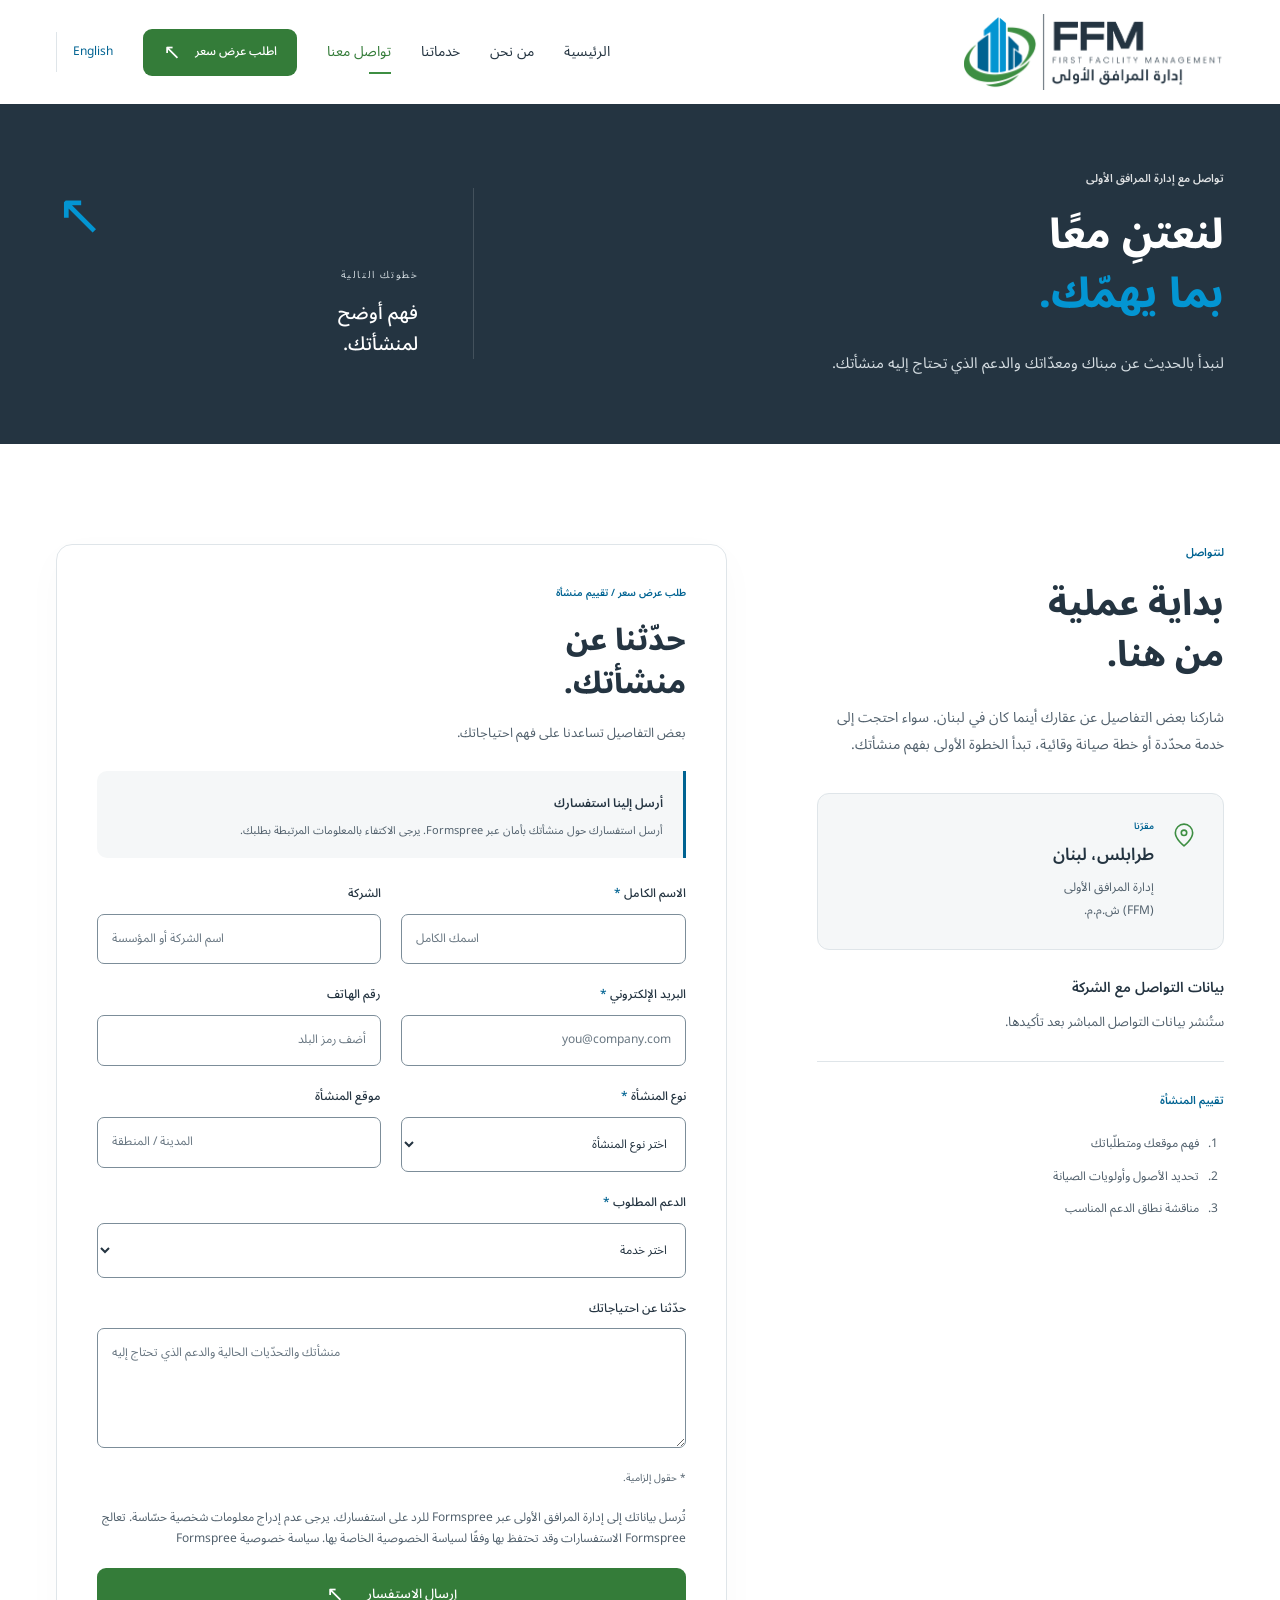
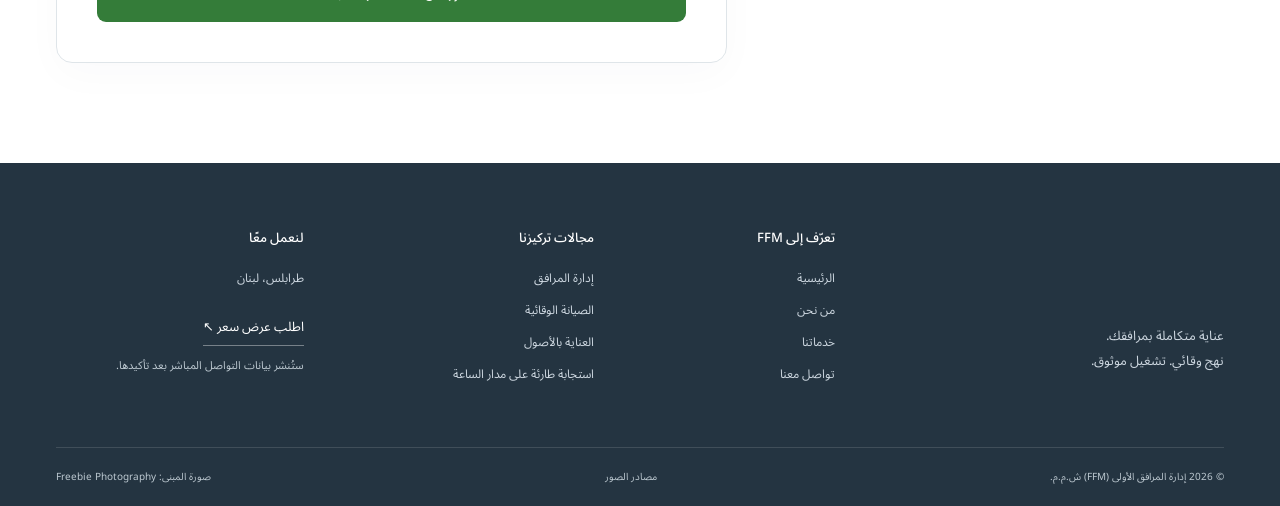
<file: ar/contact/index.html>
<!doctype html>
<html lang="ar" dir="rtl">
<head><meta charset="UTF-8"><meta name="robots" content="noindex, nofollow, noarchive, noimageindex"><meta name="referrer" content="strict-origin-when-cross-origin"><meta http-equiv="Content-Security-Policy" content="default-src &#x27;none&#x27;; script-src &#x27;self&#x27; &#x27;sha256-ByNAc7vwTUI48RlP5/FOjQwm9kF1cXlcR42fUBdoius=&#x27; &#x27;sha256-IPCyXHOtfHx+lLaTHXvNApfLoQvkt0USBWjpABNQolk=&#x27; &#x27;sha256-KcLjpzPrXaC/90I0AnruU0Eg3U4C7017naidCH8Jn4w=&#x27; &#x27;sha256-QOn9Ll6CFoG+Bojv82BhRPxwMXw09pEdeHXZo+hRp00=&#x27; &#x27;sha256-X3HQGn8QXqvT7s4En+KaB195YepJVI7jg8d+Mjn8XVg=&#x27; &#x27;sha256-ZquLlb3VOGJIEPTYeCkK6D+r+b+BxRraUX3EFlGXvEA=&#x27; &#x27;sha256-oX+Po2NcwiCqyCruaH6kAVNzxfhDzzntPPLS+1Vaqjw=&#x27; &#x27;sha256-xtF+/rzwoTB33/N98cSfNZNFbw5Nmln5uhcgIHfJbFg=&#x27; &#x27;sha256-18t6ZNDaaEMp1JjkaYKXuNoH1evKsOM5sc8Bfl//blQ=&#x27; &#x27;sha256-/x7W7R75k8Roq0WaVRQX9blP4OufE5xbAdzklGxsgpw=&#x27;; style-src &#x27;self&#x27;; img-src &#x27;self&#x27;; font-src &#x27;self&#x27;; connect-src https://formspree.io/f/mvkzyvre; base-uri &#x27;none&#x27;; object-src &#x27;none&#x27;; form-action &#x27;none&#x27;; upgrade-insecure-requests"><meta name="viewport" content="width=device-width,initial-scale=1"><title>تواصل معنا | إدارة المرافق الأولى — لبنان</title><meta name="description" content="ناقش إدارة المرافق أو صيانة المباني أو تقييم منشأتك في أيّ منطقة لبنانية مع إدارة المرافق الأولى (FFM)، ومقرّها في طرابلس."><link rel="stylesheet" href="../../site.0ad5986f8b74.css"><link rel="canonical" href="https://www.ffm-lb.com/ar/contact/"><link rel="alternate" hreflang="en" href="https://www.ffm-lb.com/en/contact/"><link rel="alternate" hreflang="ar" href="https://www.ffm-lb.com/ar/contact/"><meta property="og:type" content="website"><meta property="og:title" content="تواصل معنا | إدارة المرافق الأولى — لبنان"><meta property="og:description" content="ناقش إدارة المرافق أو صيانة المباني أو تقييم منشأتك في أيّ منطقة لبنانية مع إدارة المرافق الأولى (FFM)، ومقرّها في طرابلس."><meta property="og:url" content="https://samad006.github.io/ffm-staging/ar/contact/"><meta property="og:site_name" content="First Facility Management"><meta property="og:image" content="https://samad006.github.io/ffm-staging/assets/logo.a1af8da19d7b.png"><meta property="og:locale" content="ar_LB"><link rel="icon" type="image/png" sizes="192x192" href="../../assets/favicon.png"><script type="application/ld+json">{"@context":"https://schema.org","@graph":[{"@type":"Organization","@id":"https://www.ffm-lb.com/#organization","name":"First Facility Management","alternateName":["إدارة المرافق الأولى","FFM"],"url":"https://www.ffm-lb.com/","logo":{"@type":"ImageObject","url":"https://www.ffm-lb.com/assets/logo.a1af8da19d7b.png"},"address":{"@type":"PostalAddress","addressLocality":"Tripoli","addressCountry":"LB"},"areaServed":{"@type":"Country","name":"Lebanon"},"hasOfferCatalog":{"@type":"OfferCatalog","name":"خدمات إدارة المرافق","itemListElement":[{"@type":"Offer","itemOffered":{"@type":"Service","name":"التنظيف والعناية الداخلية","provider":{"@id":"https://www.ffm-lb.com/#organization"},"areaServed":{"@type":"Country","name":"Lebanon"}}},{"@type":"Offer","itemOffered":{"@type":"Service","name":"أنظمة التدفئة والتهوية وتكييف الهواء","provider":{"@id":"https://www.ffm-lb.com/#organization"},"areaServed":{"@type":"Country","name":"Lebanon"}}},{"@type":"Offer","itemOffered":{"@type":"Service","name":"صيانة المباني والإصلاحات المدنية","provider":{"@id":"https://www.ffm-lb.com/#organization"},"areaServed":{"@type":"Country","name":"Lebanon"}}},{"@type":"Offer","itemOffered":{"@type":"Service","name":"خدمات الأمن","provider":{"@id":"https://www.ffm-lb.com/#organization"},"areaServed":{"@type":"Country","name":"Lebanon"}}},{"@type":"Offer","itemOffered":{"@type":"Service","name":"تنسيق الحدائق","provider":{"@id":"https://www.ffm-lb.com/#organization"},"areaServed":{"@type":"Country","name":"Lebanon"}}},{"@type":"Offer","itemOffered":{"@type":"Service","name":"الأنظمة الكهربائية","provider":{"@id":"https://www.ffm-lb.com/#organization"},"areaServed":{"@type":"Country","name":"Lebanon"}}},{"@type":"Offer","itemOffered":{"@type":"Service","name":"السباكة","provider":{"@id":"https://www.ffm-lb.com/#organization"},"areaServed":{"@type":"Country","name":"Lebanon"}}},{"@type":"Offer","itemOffered":{"@type":"Service","name":"الحريق والسلامة وإدارة النفايات","provider":{"@id":"https://www.ffm-lb.com/#organization"},"areaServed":{"@type":"Country","name":"Lebanon"}}}]}},{"@type":"WebSite","@id":"https://www.ffm-lb.com/#website","url":"https://www.ffm-lb.com/","name":"First Facility Management","alternateName":["FFM","إدارة المرافق الأولى"],"inLanguage":["en","ar"],"publisher":{"@id":"https://www.ffm-lb.com/#organization"}},{"@type":"WebPage","@id":"https://www.ffm-lb.com/ar/contact/#webpage","url":"https://www.ffm-lb.com/ar/contact/","name":"تواصل معنا | إدارة المرافق الأولى — لبنان","inLanguage":"ar","isPartOf":{"@id":"https://www.ffm-lb.com/#website"},"about":{"@id":"https://www.ffm-lb.com/#organization"}}]}</script><script>document.documentElement.classList.add('js');</script><link rel="preload" as="font" type="font/woff2" crossorigin href="../../assets/NotoSansArabic.44fa94f4535d.woff2"></head>
<body class="inner-page contact-page"><a class="skip" href="#main">انتقل إلى المحتوى</a><header class="header"><div class="wrap nav-wrap"><a class="brand" href="../" aria-label="الصفحة الرئيسية لإدارة المرافق الأولى"><picture class="optimized-picture"><source type="image/webp" srcset="../../assets/logo.d8a178bd3ba6.webp"><img src="../../assets/logo.a1af8da19d7b.png" alt="إدارة المرافق الأولى — ⁦FFM⁩" width="1067" height="308" decoding="async"></picture></a><button type="button" class="menu-toggle" hidden aria-label="فتح قائمة التنقّل" data-close-label="إغلاق قائمة التنقّل" aria-expanded="false" aria-controls="navigation"><span></span><span></span></button><nav id="navigation" aria-label="التنقّل الرئيسي"><a href="../">الرئيسية</a><a href="../about/">من نحن</a><a href="../services/">خدماتنا</a><a href="./" class="active" aria-current="page">تواصل معنا</a><a class="button compact" href="./#enquiry">اطلب عرض سعر <span class="direction-arrow" aria-hidden="true">↗</span></a><a class="language-switch" href="../../en/contact/" lang="en" dir="ltr" aria-label="Switch to English" data-language-switch>English</a></nav></div></header><main id="main" tabindex="-1">
<section class="page-hero contact-hero"><div class="wrap contact-hero-grid"><div><p class="eyebrow light">تواصل مع إدارة المرافق الأولى</p><h1>لنعتنِ معًا<br><span>بما يهمّك.</span></h1><p>لنبدأ بالحديث عن مبناك ومعدّاتك والدعم الذي تحتاج إليه منشأتك.</p></div><div class="contact-hero-aside"><span class="contact-mark" aria-hidden="true">↗</span><p>خطوتك التالية</p><strong>فهم أوضح<br>لمنشأتك.</strong></div></div></section>
<section class="section wrap contact-grid"><aside class="contact-information"><p class="eyebrow">لنتواصل</p><h2>بداية عملية<br>من هنا.</h2><p>شاركنا بعض التفاصيل عن عقارك أينما كان في لبنان. سواء احتجت إلى خدمة محدّدة أو خطة صيانة وقائية، تبدأ الخطوة الأولى بفهم منشأتك.</p><div class="location-card"><svg class="icon" viewbox="0 0 24 24" aria-hidden="true"><path d="M20 10c0 6-8 12-8 12S4 16 4 10a8 8 0 1 1 16 0Z"/><circle cx="12" cy="10" r="2.5"/></svg><div><p class="eyebrow">مقرّنا</p><h3>طرابلس، لبنان</h3><p>إدارة المرافق الأولى<br>(⁦FFM⁩) ش.م.م.</p></div></div><div class="contact-details"><h3>بيانات التواصل مع الشركة</h3><p>ستُنشر بيانات التواصل المباشر بعد تأكيدها.</p></div><div class="contact-next"><p class="eyebrow">تقييم المنشأة</p><ol><li>فهم موقعك ومتطلّباتك</li><li>تحديد الأصول وأولويات الصيانة</li><li>مناقشة نطاق الدعم المناسب</li></ol></div></aside><div class="enquiry-card" id="enquiry"><p class="eyebrow">طلب عرض سعر / تقييم منشأة</p><h2>حدّثنا عن<br>منشأتك.</h2><p class="form-intro">بعض التفاصيل تساعدنا على فهم احتياجاتك.</p><div class="form-preview-note" id="form-disclosure"><strong>أرسل إلينا استفسارك</strong><p>أرسل استفسارك حول منشأتك بأمان عبر Formspree. يرجى الاكتفاء بالمعلومات المرتبطة بطلبك.</p></div><noscript><p>يتطلّب النموذج التفاعلي تفعيل JavaScript. لا تُرسل أي معلومات عند تعذّر استخدامه.</p></noscript><form id="assessment-form" data-required-message="يرجى تعبئة هذا الحقل." data-email-message="يرجى إدخال عنوان بريد إلكتروني صالح." data-length-message="يرجى اختصار النص إلى الحدّ المسموح به." data-integration="formspree" method="post" action="https://formspree.io/f/mvkzyvre" data-form-messages="{&quot;submit&quot;: &quot;إرسال الاستفسار&quot;, &quot;required_note&quot;: &quot;* حقول إلزامية.&quot;, &quot;nojs&quot;: &quot;يتطلّب النموذج التفاعلي تفعيل JavaScript. لا تُرسل أي معلومات عند تعذّر استخدامه.&quot;, &quot;sending&quot;: &quot;جارٍ إرسال استفسارك… يرجى الانتظار.&quot;, &quot;validation_summary&quot;: &quot;يرجى مراجعة الحقول التالية:&quot;, &quot;required&quot;: &quot;يرجى تعبئة هذا الحقل.&quot;, &quot;email&quot;: &quot;يرجى إدخال عنوان بريد إلكتروني صالح.&quot;, &quot;too_long&quot;: &quot;يرجى اختصار النص إلى الحدّ المسموح به.&quot;, &quot;invalid&quot;: &quot;يرجى التحقّق من هذه القيمة.&quot;, &quot;phone&quot;: &quot;يرجى إدخال رقم هاتف يتضمّن رمز البلد، باستخدام الأرقام والفواصل المعتادة.&quot;, &quot;too_fast&quot;: &quot;يرجى الانتظار قليلًا ثم المحاولة مجدّدًا.&quot;, &quot;rejected&quot;: &quot;تعذّر قبول هذا الطلب. يرجى مراجعة النموذج أو المحاولة لاحقًا.&quot;, &quot;field_name&quot;: &quot;الاسم الكامل&quot;, &quot;field_company&quot;: &quot;الشركة&quot;, &quot;field_email&quot;: &quot;البريد الإلكتروني&quot;, &quot;field_phone&quot;: &quot;الهاتف&quot;, &quot;field_facility&quot;: &quot;نوع المنشأة&quot;, &quot;field_location&quot;: &quot;موقع المنشأة&quot;, &quot;field_service&quot;: &quot;الدعم المطلوب&quot;, &quot;field_message&quot;: &quot;التفاصيل&quot;, &quot;disclosure_title&quot;: &quot;أرسل إلينا استفسارك&quot;, &quot;disclosure_note&quot;: &quot;أرسل استفسارك حول منشأتك بأمان عبر Formspree. يرجى الاكتفاء بالمعلومات المرتبطة بطلبك.&quot;, &quot;privacy&quot;: &quot;تُرسل بياناتك إلى إدارة المرافق الأولى عبر Formspree للرد على استفسارك. يرجى عدم إدراج معلومات شخصية حسّاسة. تعالج Formspree الاستفسارات وقد تحتفظ بها وفقًا لسياسة الخصوصية الخاصة بها.&quot;, &quot;privacy_link&quot;: &quot;سياسة خصوصية Formspree&quot;, &quot;success&quot;: &quot;شكرًا لك. تمّ قبول استفسارك. سيقوم فريق إدارة المرافق الأولى بمراجعة طلبك.&quot;, &quot;accepted&quot;: &quot;تمّ قبول الاستفسار&quot;, &quot;recently_sent&quot;: &quot;تمّ قبول استفسار مؤخرًا في علامة التبويب هذه. يرجى الانتظار 10 دقائق، ثم إعادة تحميل الصفحة قبل إرسال استفسار آخر لتجنّب التكرار.&quot;, &quot;network_error&quot;: &quot;تعذّر تأكيد قبول الاستفسار بسبب انقطاع الاتصال أو انتهاء مهلة الانتظار. ما زالت بياناتك موجودة في النموذج. يرجى الانتظار والتحقّق قبل المحاولة مجددًا، فقد تؤدّي إعادة الإرسال إلى تكرار الاستفسار.&quot;, &quot;unconfirmed&quot;: &quot;لم تُرجع الخدمة تأكيدًا صالحًا لقبول الاستفسار. ما زالت بياناتك موجودة في النموذج. يرجى التحقّق قبل المحاولة مجددًا، فقد تؤدّي إعادة الإرسال إلى تكرار الاستفسار.&quot;, &quot;unavailable&quot;: &quot;تعذّر على خدمة الاستفسارات قبول طلبك. ما زالت بياناتك موجودة في النموذج. يرجى المحاولة لاحقًا.&quot;, &quot;rate_limited&quot;: &quot;تستقبل خدمة الاستفسارات عددًا كبيرًا من الطلبات أو بلغت الحدّ المتاح. يرجى الانتظار والمحاولة لاحقًا.&quot;}" aria-describedby="form-disclosure form-privacy"><div id="form-errors" class="form-feedback" role="alert" tabindex="-1" hidden></div><div class="form-trap" aria-hidden="true"><label>Website<input name="_gotcha" tabindex="-1" autocomplete="off" maxlength="200"></label></div><div class="form-row"><label>الاسم الكامل <span>*</span><input id="enquiry-name" name="name" dir="auto" maxlength="120" autocomplete="name" placeholder="اسمك الكامل" required></label><label>الشركة<input id="enquiry-company" name="company" dir="auto" maxlength="180" autocomplete="organization" placeholder="اسم الشركة أو المؤسسة"></label></div><div class="form-row"><label>البريد الإلكتروني <span>*</span><input id="enquiry-email" name="email" dir="ltr" maxlength="254" type="email" autocomplete="email" placeholder="you@company.com" required></label><label>رقم الهاتف<input id="enquiry-phone" name="phone" dir="ltr" maxlength="40" type="tel" autocomplete="tel" placeholder="أضف رمز البلد"></label></div><div class="form-row"><label>نوع المنشأة <span>*</span><select id="enquiry-facility" name="facility" required><option value="">اختر نوع المنشأة</option><option value="commercial">مبنى تجاري / مكاتب</option><option value="residential">مجمّع سكني</option><option value="hospitality">فندق / منشأة ضيافة</option><option value="industrial">منشأة صناعية</option><option value="other">أخرى</option></select></label><label>موقع المنشأة<input id="enquiry-location" name="location" dir="auto" maxlength="180" placeholder="المدينة / المنطقة"></label></div><label>الدعم المطلوب <span>*</span><select id="enquiry-service" name="service" required><option value="">اختر خدمة</option><option value="assessment">تقييم أولي للمنشأة</option><option value="preventive">خطة صيانة وقائية</option><option value="multiple">خدمات متعدّدة للمرافق</option><option value="cleaning">التنظيف والعناية الداخلية</option><option value="hvac">أنظمة التدفئة والتهوية وتكييف الهواء</option><option value="building">صيانة المباني والإصلاحات المدنية</option><option value="security">خدمات الأمن</option><option value="landscaping">تنسيق الحدائق</option><option value="electrical">الأنظمة الكهربائية</option><option value="plumbing">السباكة</option><option value="fire-safety">الحريق والسلامة وإدارة النفايات</option></select></label><label>حدّثنا عن احتياجاتك<textarea id="enquiry-message" name="message" dir="auto" maxlength="3000" rows="4" placeholder="منشأتك والتحدّيات الحالية والدعم الذي تحتاج إليه"></textarea></label><p class="required-note">* حقول إلزامية.</p><p id="form-privacy" class="form-privacy">تُرسل بياناتك إلى إدارة المرافق الأولى عبر Formspree للرد على استفسارك. يرجى عدم إدراج معلومات شخصية حسّاسة. تعالج Formspree الاستفسارات وقد تحتفظ بها وفقًا لسياسة الخصوصية الخاصة بها. <a href="https://formspree.io/legal/privacy-policy/" rel="external">سياسة خصوصية Formspree</a></p><p id="form-status" class="form-feedback" role="status" aria-live="polite" aria-atomic="true" tabindex="-1"></p><button class="button" type="submit" disabled aria-describedby="form-disclosure">إرسال الاستفسار <span class="direction-arrow" aria-hidden="true">↗</span></button></form></div></section>
</main><footer><div class="wrap"><div class="footer-grid"><div class="footer-brand"><a href="../" aria-label="الصفحة الرئيسية لإدارة المرافق الأولى"><picture class="optimized-picture"><source type="image/webp" srcset="../../assets/logo-white.f82beeea6bad.webp"><img src="../../assets/logo-white.808cdcf06591.png" alt="إدارة المرافق الأولى — ⁦FFM⁩" width="1012" height="293" decoding="async"></picture></a><p>عناية متكاملة بمرافقك.<br>نهج وقائي. تشغيل موثوق.</p></div><div><h3>تعرّف إلى ⁦FFM⁩</h3><a href="../">الرئيسية</a><a href="../about/">من نحن</a><a href="../services/">خدماتنا</a><a href="./">تواصل معنا</a></div><div><h3>مجالات تركيزنا</h3><span>إدارة المرافق</span><span>الصيانة الوقائية</span><span>العناية بالأصول</span><span>استجابة طارئة على مدار الساعة</span></div><div><h3>لنعمل معًا</h3><span>طرابلس، لبنان</span><a class="footer-cta" href="./#enquiry">اطلب عرض سعر ↖</a><p class="contact-note">ستُنشر بيانات التواصل المباشر بعد تأكيدها.</p></div></div><div class="footer-bottom"><p>© 2026 إدارة المرافق الأولى (⁦FFM⁩) ش.م.م.</p><a href="../../assets/IMAGE-CREDITS.txt">مصادر الصور</a><a href="https://freebie.photography/office/slides/office_block.htm">صورة المبنى: ⁦Freebie Photography⁩</a></div></div></footer>
<script src="../../app.12c803af4e35.js" defer></script><script src="../../formspree.8d57a6ff6df4.js" defer></script></body></html>
</file>
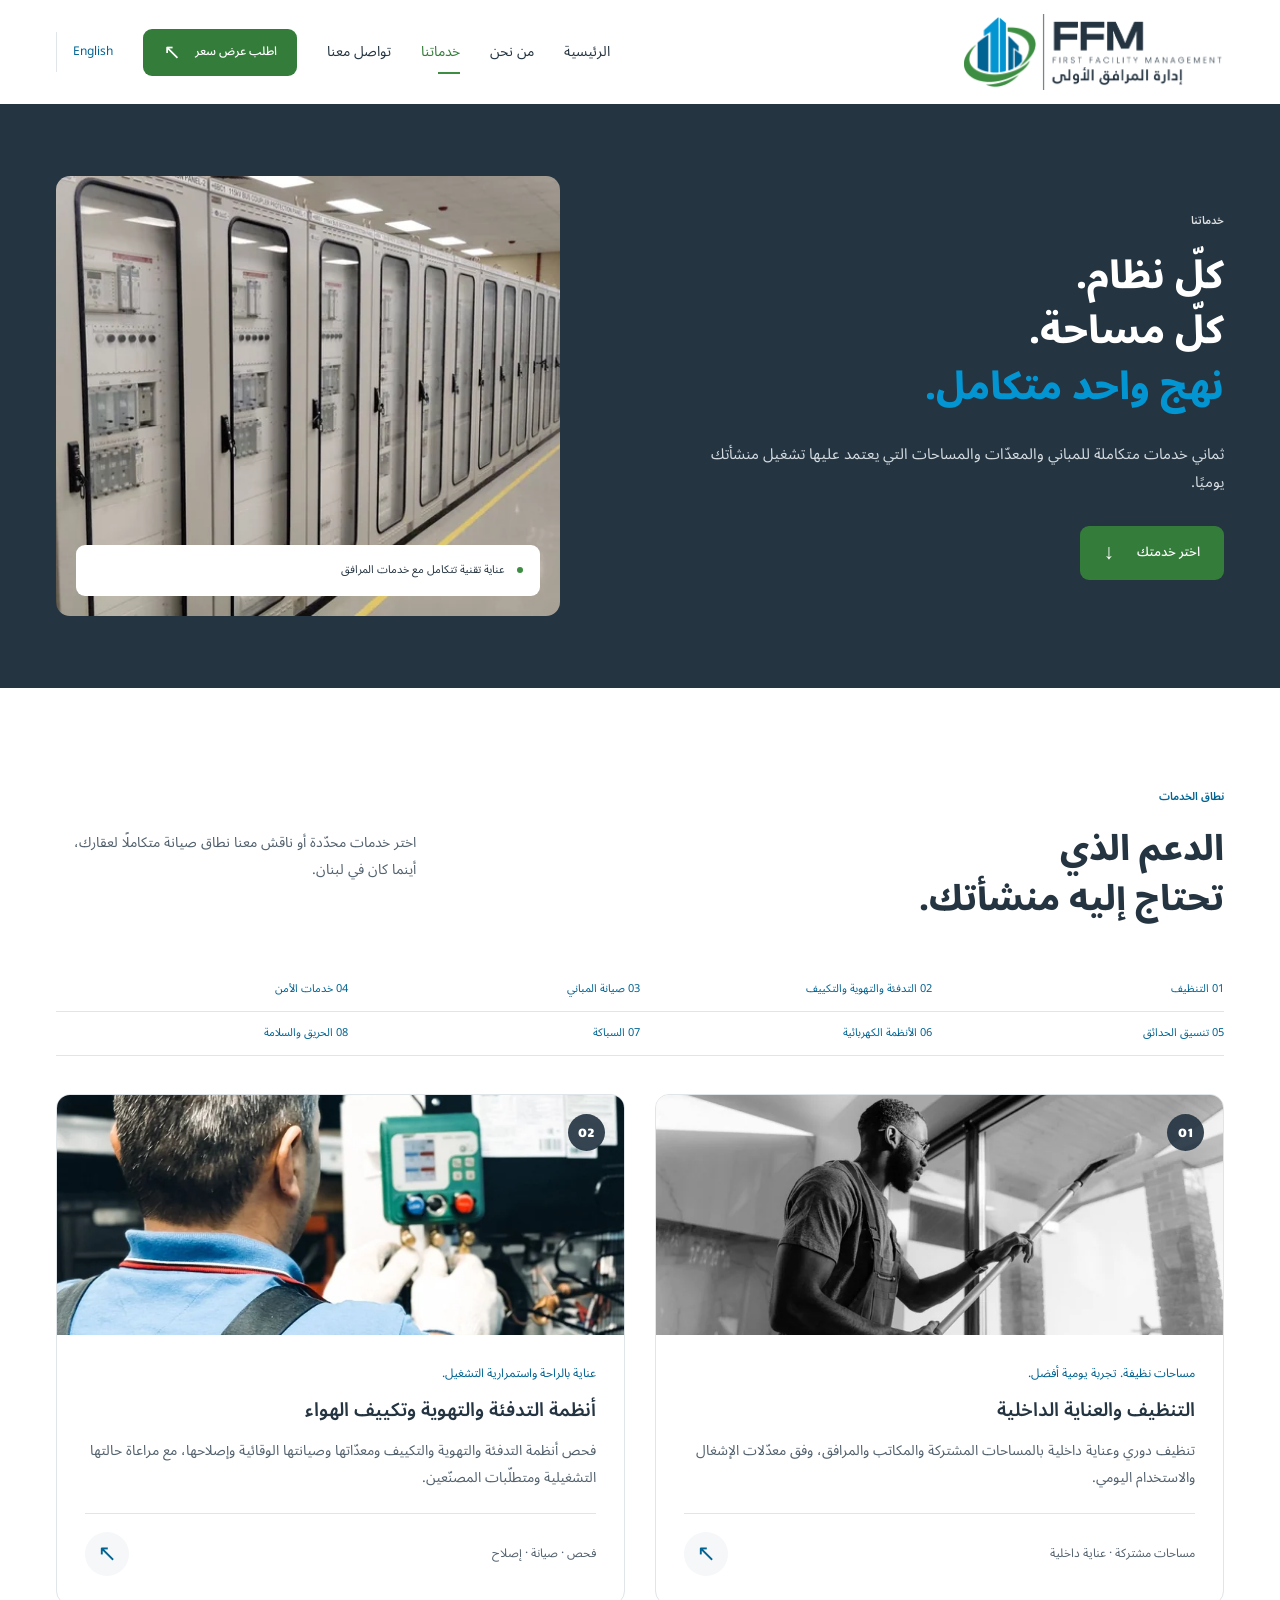
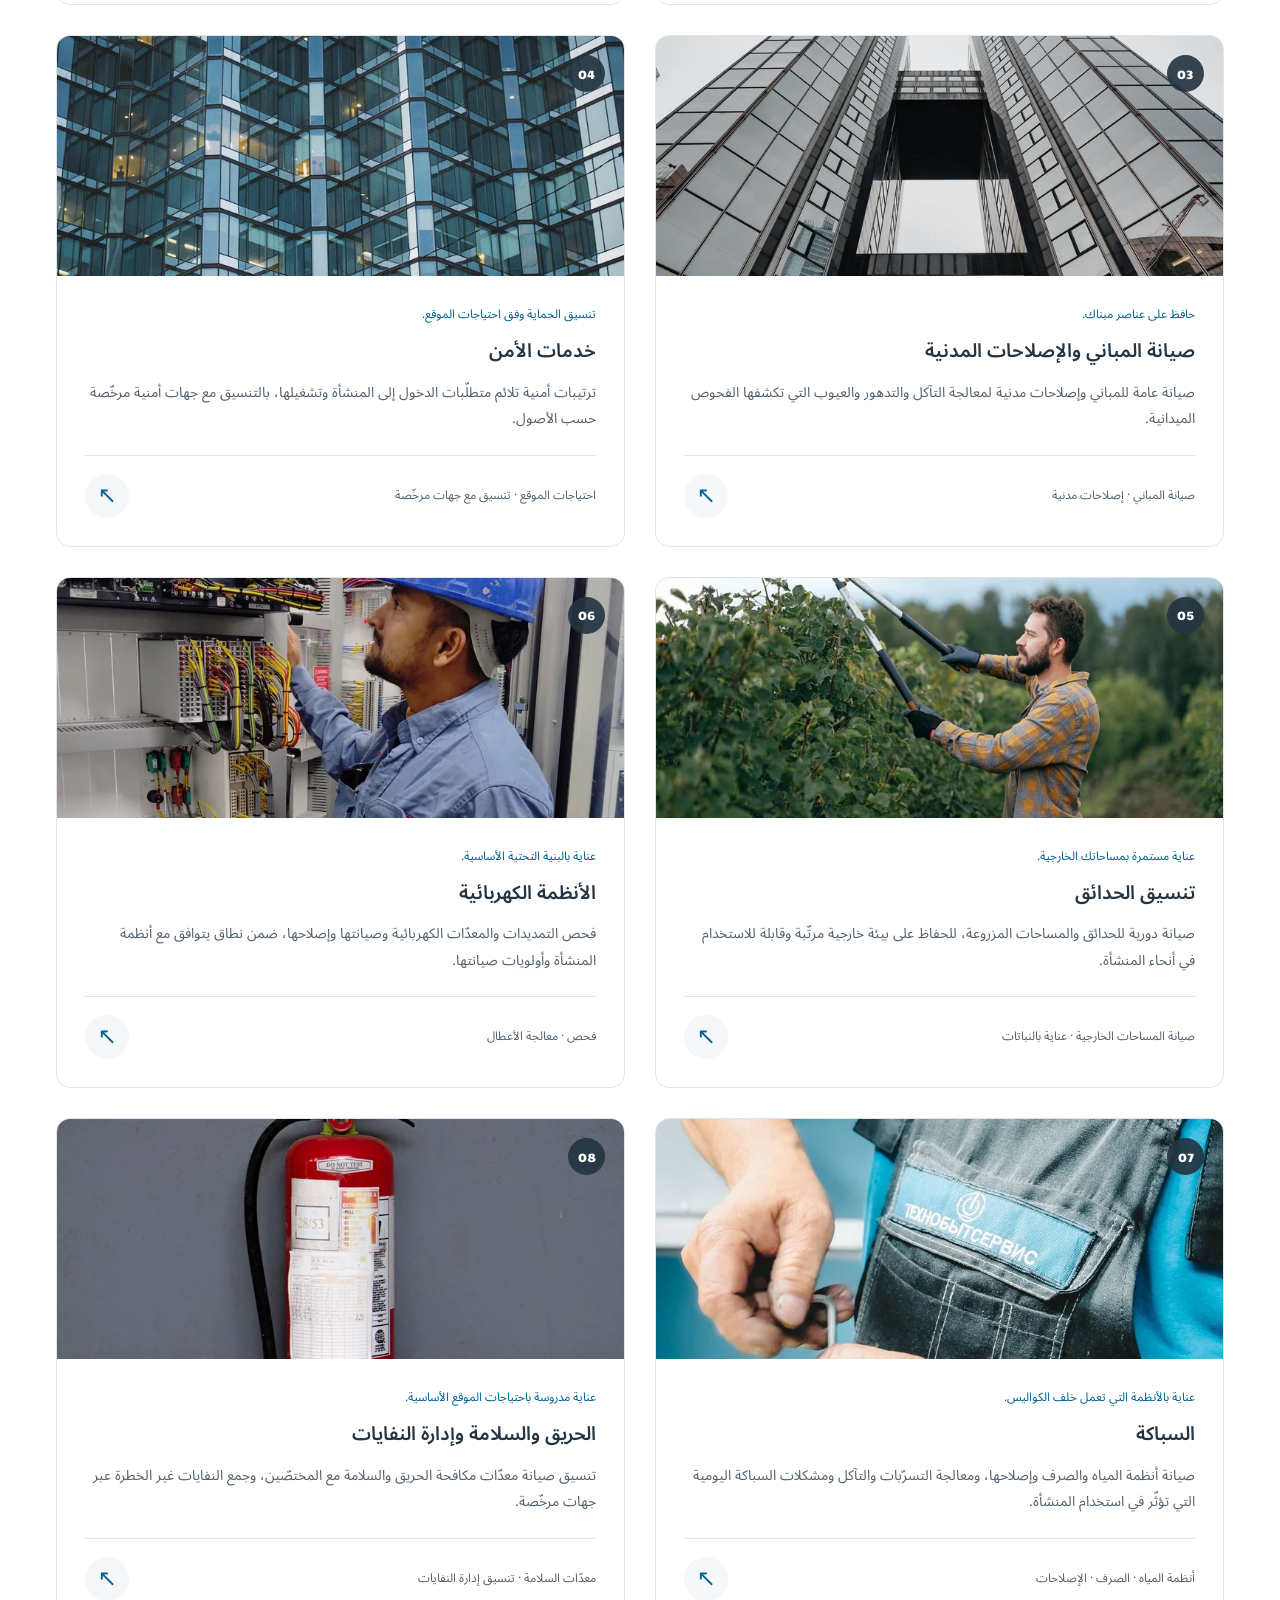
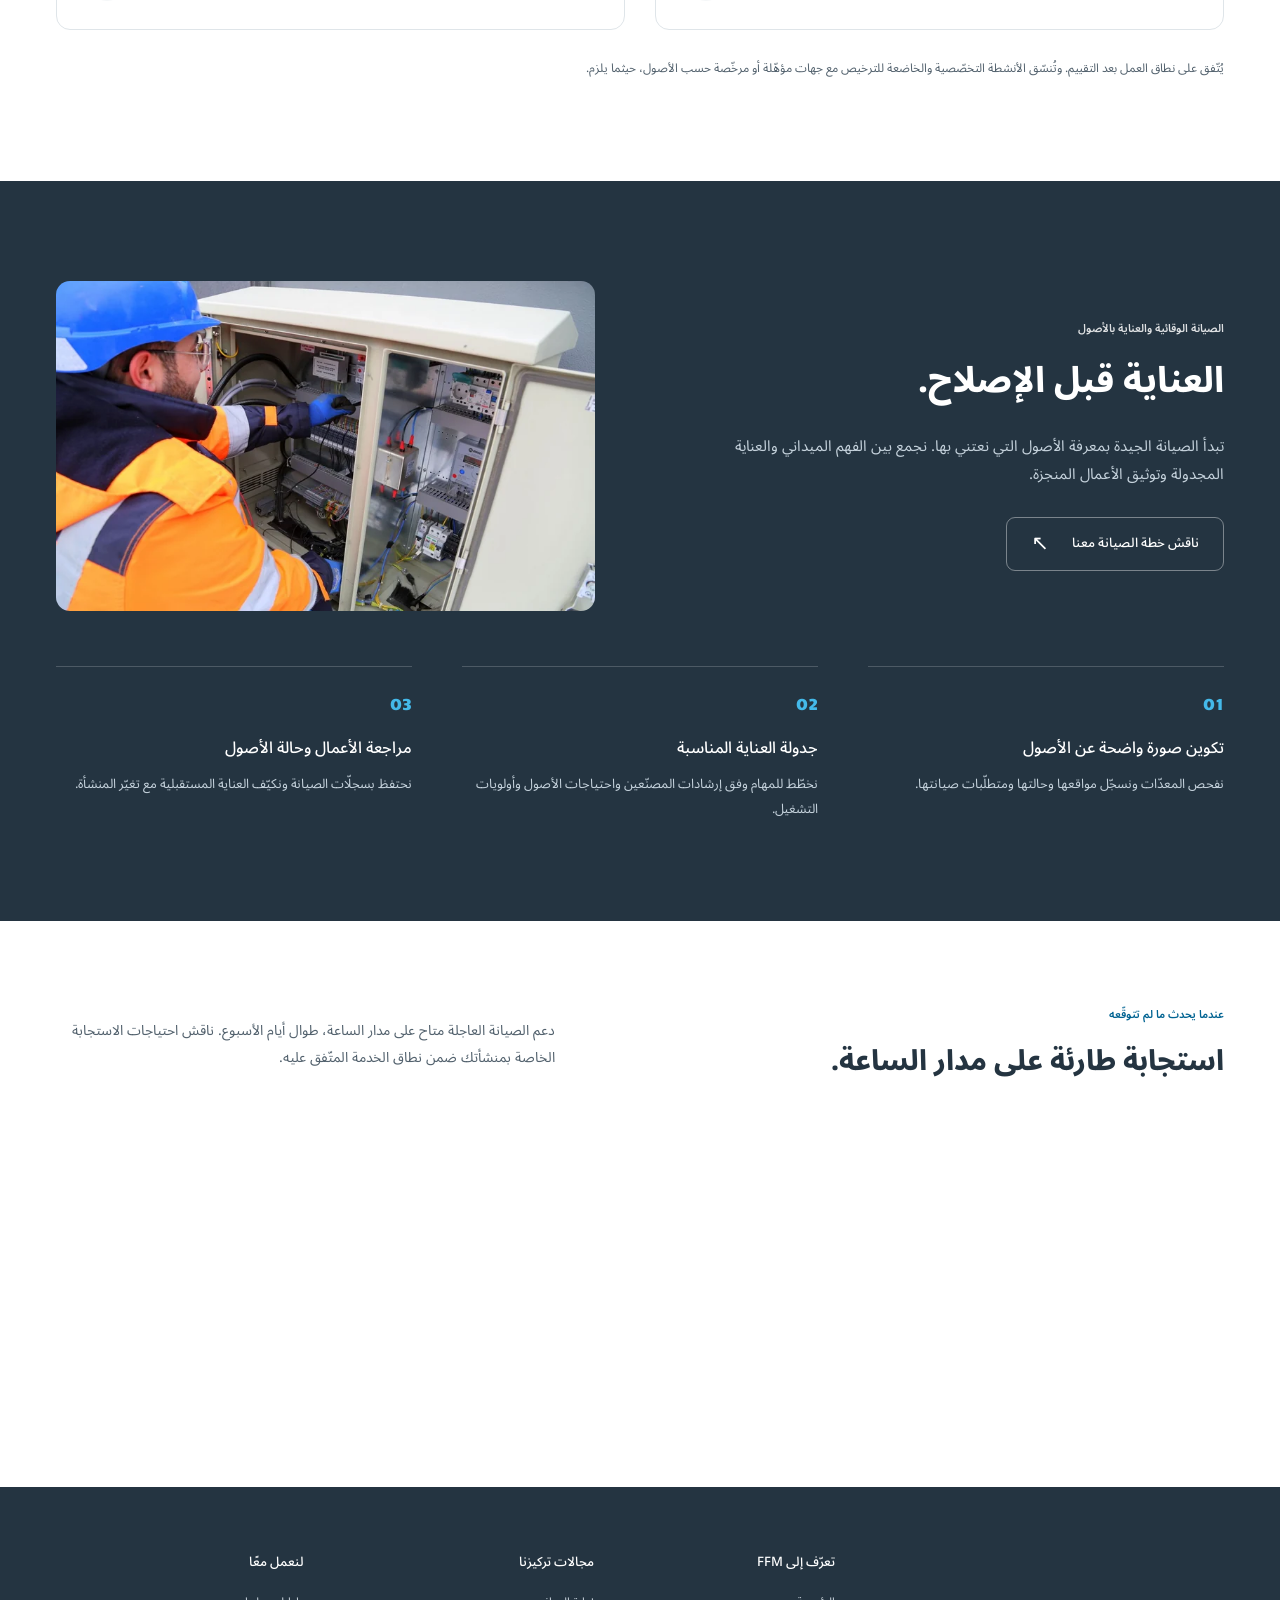
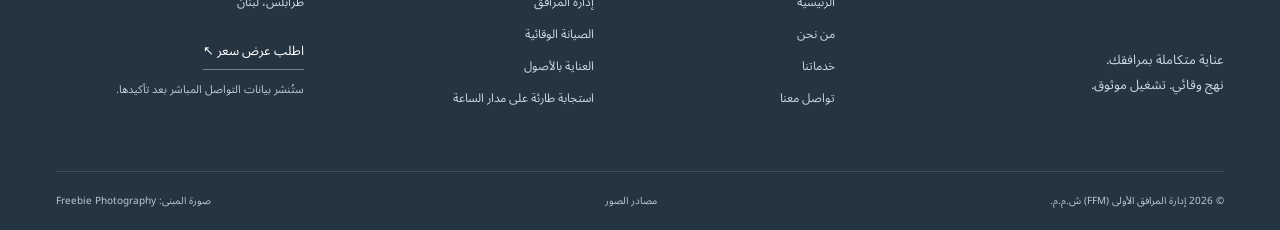
<file: ar/services/index.html>
<!doctype html>
<html lang="ar" dir="rtl">
<head><meta charset="UTF-8"><meta name="robots" content="noindex, nofollow, noarchive, noimageindex"><meta name="referrer" content="strict-origin-when-cross-origin"><meta http-equiv="Content-Security-Policy" content="default-src &#x27;none&#x27;; script-src &#x27;self&#x27; &#x27;sha256-ByNAc7vwTUI48RlP5/FOjQwm9kF1cXlcR42fUBdoius=&#x27; &#x27;sha256-IPCyXHOtfHx+lLaTHXvNApfLoQvkt0USBWjpABNQolk=&#x27; &#x27;sha256-KcLjpzPrXaC/90I0AnruU0Eg3U4C7017naidCH8Jn4w=&#x27; &#x27;sha256-QOn9Ll6CFoG+Bojv82BhRPxwMXw09pEdeHXZo+hRp00=&#x27; &#x27;sha256-X3HQGn8QXqvT7s4En+KaB195YepJVI7jg8d+Mjn8XVg=&#x27; &#x27;sha256-ZquLlb3VOGJIEPTYeCkK6D+r+b+BxRraUX3EFlGXvEA=&#x27; &#x27;sha256-oX+Po2NcwiCqyCruaH6kAVNzxfhDzzntPPLS+1Vaqjw=&#x27; &#x27;sha256-xtF+/rzwoTB33/N98cSfNZNFbw5Nmln5uhcgIHfJbFg=&#x27; &#x27;sha256-18t6ZNDaaEMp1JjkaYKXuNoH1evKsOM5sc8Bfl//blQ=&#x27; &#x27;sha256-/x7W7R75k8Roq0WaVRQX9blP4OufE5xbAdzklGxsgpw=&#x27;; style-src &#x27;self&#x27;; img-src &#x27;self&#x27;; font-src &#x27;self&#x27;; connect-src &#x27;none&#x27;; base-uri &#x27;none&#x27;; object-src &#x27;none&#x27;; form-action &#x27;none&#x27;; upgrade-insecure-requests"><meta name="viewport" content="width=device-width,initial-scale=1"><title>خدمات إدارة المرافق وصيانة المباني في لبنان | FFM</title><meta name="description" content="اكتشف خدمات إدارة المرافق الأولى الثماني في لبنان، ومنها صيانة التكييف والتنظيف وإصلاح المباني والكهرباء والسباكة والصيانة الوقائية."><link rel="stylesheet" href="../../site.c4c1cfaffcb8.css"><link rel="canonical" href="https://www.ffm-lb.com/ar/services/"><link rel="alternate" hreflang="en" href="https://www.ffm-lb.com/en/services/"><link rel="alternate" hreflang="ar" href="https://www.ffm-lb.com/ar/services/"><meta property="og:type" content="website"><meta property="og:title" content="خدمات إدارة المرافق وصيانة المباني في لبنان | FFM"><meta property="og:description" content="اكتشف خدمات إدارة المرافق الأولى الثماني في لبنان، ومنها صيانة التكييف والتنظيف وإصلاح المباني والكهرباء والسباكة والصيانة الوقائية."><meta property="og:url" content="https://samad006.github.io/ffm-staging/ar/services/"><meta property="og:site_name" content="First Facility Management"><meta property="og:image" content="https://samad006.github.io/ffm-staging/assets/logo.a1af8da19d7b.png"><meta property="og:locale" content="ar_LB"><link rel="icon" type="image/png" sizes="192x192" href="../../assets/favicon.png"><script type="application/ld+json">{"@context":"https://schema.org","@graph":[{"@type":"Organization","@id":"https://www.ffm-lb.com/#organization","name":"First Facility Management","alternateName":["إدارة المرافق الأولى","FFM"],"url":"https://www.ffm-lb.com/","logo":{"@type":"ImageObject","url":"https://www.ffm-lb.com/assets/logo.a1af8da19d7b.png"},"address":{"@type":"PostalAddress","addressLocality":"Tripoli","addressCountry":"LB"},"areaServed":{"@type":"Country","name":"Lebanon"},"hasOfferCatalog":{"@type":"OfferCatalog","name":"خدمات إدارة المرافق","itemListElement":[{"@type":"Offer","itemOffered":{"@type":"Service","name":"التنظيف والعناية الداخلية","provider":{"@id":"https://www.ffm-lb.com/#organization"},"areaServed":{"@type":"Country","name":"Lebanon"}}},{"@type":"Offer","itemOffered":{"@type":"Service","name":"أنظمة التدفئة والتهوية وتكييف الهواء","provider":{"@id":"https://www.ffm-lb.com/#organization"},"areaServed":{"@type":"Country","name":"Lebanon"}}},{"@type":"Offer","itemOffered":{"@type":"Service","name":"صيانة المباني والإصلاحات المدنية","provider":{"@id":"https://www.ffm-lb.com/#organization"},"areaServed":{"@type":"Country","name":"Lebanon"}}},{"@type":"Offer","itemOffered":{"@type":"Service","name":"خدمات الأمن","provider":{"@id":"https://www.ffm-lb.com/#organization"},"areaServed":{"@type":"Country","name":"Lebanon"}}},{"@type":"Offer","itemOffered":{"@type":"Service","name":"تنسيق الحدائق","provider":{"@id":"https://www.ffm-lb.com/#organization"},"areaServed":{"@type":"Country","name":"Lebanon"}}},{"@type":"Offer","itemOffered":{"@type":"Service","name":"الأنظمة الكهربائية","provider":{"@id":"https://www.ffm-lb.com/#organization"},"areaServed":{"@type":"Country","name":"Lebanon"}}},{"@type":"Offer","itemOffered":{"@type":"Service","name":"السباكة","provider":{"@id":"https://www.ffm-lb.com/#organization"},"areaServed":{"@type":"Country","name":"Lebanon"}}},{"@type":"Offer","itemOffered":{"@type":"Service","name":"الحريق والسلامة وإدارة النفايات","provider":{"@id":"https://www.ffm-lb.com/#organization"},"areaServed":{"@type":"Country","name":"Lebanon"}}}]}},{"@type":"WebSite","@id":"https://www.ffm-lb.com/#website","url":"https://www.ffm-lb.com/","name":"First Facility Management","alternateName":["FFM","إدارة المرافق الأولى"],"inLanguage":["en","ar"],"publisher":{"@id":"https://www.ffm-lb.com/#organization"}},{"@type":"WebPage","@id":"https://www.ffm-lb.com/ar/services/#webpage","url":"https://www.ffm-lb.com/ar/services/","name":"خدمات إدارة المرافق وصيانة المباني في لبنان | FFM","inLanguage":"ar","isPartOf":{"@id":"https://www.ffm-lb.com/#website"},"about":{"@id":"https://www.ffm-lb.com/#organization"}}]}</script><script>document.documentElement.classList.add('js');</script><link rel="preload" as="font" type="font/woff2" crossorigin href="../../assets/NotoSansArabic.44fa94f4535d.woff2"></head>
<body class="inner-page services-page"><a class="skip" href="#main">انتقل إلى المحتوى</a><header class="header"><div class="wrap nav-wrap"><a class="brand" href="../" aria-label="الصفحة الرئيسية لإدارة المرافق الأولى"><picture class="optimized-picture"><source type="image/webp" srcset="../../assets/logo.d8a178bd3ba6.webp"><img src="../../assets/logo.a1af8da19d7b.png" alt="إدارة المرافق الأولى — ⁦FFM⁩" width="1067" height="308" decoding="async"></picture></a><button type="button" class="menu-toggle" hidden aria-label="فتح قائمة التنقّل" data-close-label="إغلاق قائمة التنقّل" aria-expanded="false" aria-controls="navigation"><span></span><span></span></button><nav id="navigation" aria-label="التنقّل الرئيسي"><a href="../">الرئيسية</a><a href="../about/">من نحن</a><a href="./" class="active" aria-current="page">خدماتنا</a><a href="../contact/">تواصل معنا</a><a class="button compact" href="../contact/#enquiry">اطلب عرض سعر <span class="direction-arrow" aria-hidden="true">↗</span></a><a class="language-switch" href="../../en/services/" lang="en" dir="ltr" aria-label="Switch to English" data-language-switch>English</a></nav></div></header><main id="main" tabindex="-1">
<section class="page-hero"><div class="wrap services-hero"><div><p class="eyebrow light">خدماتنا</p><h1>كلّ نظام.<br>كلّ مساحة.<br><span>نهج واحد متكامل.</span></h1><p>ثماني خدمات متكاملة للمباني والمعدّات والمساحات التي يعتمد عليها تشغيل منشأتك يوميًا.</p><a class="button" href="#service-scope">اختر خدمتك <span aria-hidden="true">↓</span></a></div><div class="services-hero-photo"><picture class="optimized-picture"><source type="image/webp" srcset="../../assets/engineering-320.1297b2019c33.webp 320w, ../../assets/engineering-480.bdcb1242e2f9.webp 480w, ../../assets/engineering-768.29a0bce24582.webp 768w, ../../assets/engineering-1024.d1fd0511be28.webp 1024w, ../../assets/engineering-1200.72f18988b709.webp 1200w" sizes="(max-width: 820px) calc(100vw - 40px), 45vw"><img class="" src="../../assets/engineering-1200.14b299e734e0.jpg" alt="غرفة تحكّم كهربائية بلوحات تقنية منظّمة" fetchpriority="high" srcset="../../assets/engineering-320.42ca1ba10a99.jpg 320w, ../../assets/engineering-480.6cfc2424668b.jpg 480w, ../../assets/engineering-768.c23abacdcb1b.jpg 768w, ../../assets/engineering-1024.1d103ac8ee37.jpg 1024w, ../../assets/engineering-1200.14b299e734e0.jpg 1200w" sizes="(max-width: 820px) calc(100vw - 40px), 45vw" width="1200" height="673" decoding="async"></picture><div class="photo-caption"><span class="dot"></span> عناية تقنية تتكامل مع خدمات المرافق</div></div></div></section>
<section class="section wrap" id="service-scope"><div class="section-head"><div><p class="eyebrow">نطاق الخدمات</p><h2>الدعم الذي<br>تحتاج إليه منشأتك.</h2></div><p class="page-section-intro">اختر خدمات محدّدة أو ناقش معنا نطاق صيانة متكاملًا لعقارك، أينما كان في لبنان.</p></div><nav class="service-index" aria-label="انتقل إلى خدمة"><a href="#cleaning">01 التنظيف</a><a href="#hvac">02 التدفئة والتهوية والتكييف</a><a href="#building">03 صيانة المباني</a><a href="#security">04 خدمات الأمن</a><a href="#landscaping">05 تنسيق الحدائق</a><a href="#electrical">06 الأنظمة الكهربائية</a><a href="#plumbing">07 السباكة</a><a href="#fire-safety">08 الحريق والسلامة</a></nav><div class="mobile-service-tools" hidden><label for="service-jump" class="visually-hidden">اختر خدمة</label><select id="service-jump"><option value="">انتقل إلى خدمة</option><option value="cleaning">01 — التنظيف والعناية الداخلية</option><option value="hvac">02 — أنظمة التدفئة والتهوية وتكييف الهواء</option><option value="building">03 — صيانة المباني والإصلاحات المدنية</option><option value="security">04 — خدمات الأمن</option><option value="landscaping">05 — تنسيق الحدائق</option><option value="electrical">06 — الأنظمة الكهربائية</option><option value="plumbing">07 — السباكة</option><option value="fire-safety">08 — الحريق والسلامة وإدارة النفايات</option><option value="asset-care">الصيانة الوقائية</option></select><button id="expand-services" data-expand-label="عرض الكلّ" data-collapse-label="طيّ الكلّ" type="button" aria-pressed="false">عرض الكلّ</button></div><div class="scope-grid"><article class="scope-card" id="cleaning"><details class="service-detail" open><summary><h3 class="service-summary-heading"><span class="service-number">01</span><span>التنظيف والعناية الداخلية</span><span class="service-toggle" aria-hidden="true">+</span></h3></summary><div class="service-content"><div class="scope-image"><picture class="optimized-picture"><source type="image/webp" srcset="../../assets/cleaning-320.d894e9c787f5.webp 320w, ../../assets/cleaning-480.80b367b38ef6.webp 480w, ../../assets/cleaning-768.b48d1a446776.webp 768w, ../../assets/cleaning-1024.71d59727ebca.webp 1024w, ../../assets/cleaning-1200.63b84744c6a3.webp 1200w" sizes="(max-width: 560px) calc(100vw - 40px), 45vw"><img class="" src="../../assets/cleaning-1200.ecdb78c0be17.jpg" alt="عامل تنظيف يعتني بلوح زجاجي كبير" loading="lazy" srcset="../../assets/cleaning-320.da3543b43088.jpg 320w, ../../assets/cleaning-480.7d00aa5f8db1.jpg 480w, ../../assets/cleaning-768.738c123abf2f.jpg 768w, ../../assets/cleaning-1024.262540622049.jpg 1024w, ../../assets/cleaning-1200.ecdb78c0be17.jpg 1200w" sizes="(max-width: 560px) calc(100vw - 40px), 45vw" width="1200" height="800" decoding="async"></picture><span>01</span></div><div class="scope-body"><p class="scope-kicker">مساحات نظيفة. تجربة يومية أفضل.</p><h3>التنظيف والعناية الداخلية</h3><p>تنظيف دوري وعناية داخلية بالمساحات المشتركة والمكاتب والمرافق، وفق معدّلات الإشغال والاستخدام اليومي.</p><div class="scope-bottom"><span>مساحات مشتركة · عناية داخلية</span><a href="../contact/#enquiry" aria-label="استفسر عن خدمات التنظيف والعناية الداخلية">↗</a></div></div></div></details></article><article class="scope-card" id="hvac"><details class="service-detail" open><summary><h3 class="service-summary-heading"><span class="service-number">02</span><span>أنظمة التدفئة والتهوية وتكييف الهواء</span><span class="service-toggle" aria-hidden="true">+</span></h3></summary><div class="service-content"><div class="scope-image"><picture class="optimized-picture"><source type="image/webp" srcset="../../assets/air-conditioning-320.aa7e9ee6c4ce.webp 320w, ../../assets/air-conditioning-480.710fb5caea36.webp 480w, ../../assets/air-conditioning-768.0ae6ebf13a3f.webp 768w, ../../assets/air-conditioning-1024.a9e548632e6e.webp 1024w, ../../assets/air-conditioning-1200.48c2036973ff.webp 1200w" sizes="(max-width: 560px) calc(100vw - 40px), 45vw"><img class="" src="../../assets/air-conditioning-1200.47bcc90467c9.jpg" alt="فنّي يصون وحدة تكييف هواء داخلية" loading="lazy" srcset="../../assets/air-conditioning-320.4d9c9ac3cfbe.jpg 320w, ../../assets/air-conditioning-480.d5f87df45a29.jpg 480w, ../../assets/air-conditioning-768.fd3b22e1d642.jpg 768w, ../../assets/air-conditioning-1024.fd43c195da47.jpg 1024w, ../../assets/air-conditioning-1200.47bcc90467c9.jpg 1200w" sizes="(max-width: 560px) calc(100vw - 40px), 45vw" width="1200" height="2133" decoding="async"></picture><span>02</span></div><div class="scope-body"><p class="scope-kicker">عناية بالراحة واستمرارية التشغيل.</p><h3>أنظمة التدفئة والتهوية وتكييف الهواء</h3><p>فحص أنظمة التدفئة والتهوية والتكييف ومعدّاتها وصيانتها الوقائية وإصلاحها، مع مراعاة حالتها التشغيلية ومتطلّبات المصنّعين.</p><div class="scope-bottom"><span>فحص · صيانة · إصلاح</span><a href="../contact/#enquiry" aria-label="استفسر عن أنظمة التدفئة والتهوية وتكييف الهواء">↗</a></div></div></div></details></article><article class="scope-card" id="building"><details class="service-detail" open><summary><h3 class="service-summary-heading"><span class="service-number">03</span><span>صيانة المباني والإصلاحات المدنية</span><span class="service-toggle" aria-hidden="true">+</span></h3></summary><div class="service-content"><div class="scope-image"><picture class="optimized-picture"><source type="image/webp" srcset="../../assets/hero-refined-320.895d58a90d6a.webp 320w, ../../assets/hero-refined-480.3e6c502767fe.webp 480w, ../../assets/hero-refined-768.c71761f587b6.webp 768w, ../../assets/hero-refined-1024.31683bf3a63f.webp 1024w, ../../assets/hero-refined-1280.b5557e314da3.webp 1280w, ../../assets/hero-refined-1600.cf78c7340567.webp 1600w" sizes="(max-width: 560px) calc(100vw - 40px), 45vw"><img class="" src="../../assets/hero-refined-1280.0ad2bff39fe0.jpg" alt="واجهات مبانٍ حديثة توضح عناصر المبنى المعتنى بها" loading="lazy" srcset="../../assets/hero-refined-320.05b6b348ee04.jpg 320w, ../../assets/hero-refined-480.8e71728ffbce.jpg 480w, ../../assets/hero-refined-768.d801d96c682f.jpg 768w, ../../assets/hero-refined-1024.d77f7e0f2ba9.jpg 1024w, ../../assets/hero-refined-1280.0ad2bff39fe0.jpg 1280w, ../../assets/hero-refined-1600.4747133af8bf.jpg 1600w" sizes="(max-width: 560px) calc(100vw - 40px), 45vw" width="1600" height="2397" decoding="async"></picture><span>03</span></div><div class="scope-body"><p class="scope-kicker">حافظ على عناصر مبناك.</p><h3>صيانة المباني والإصلاحات المدنية</h3><p>صيانة عامة للمباني وإصلاحات مدنية لمعالجة التآكل والتدهور والعيوب التي تكشفها الفحوص الميدانية.</p><div class="scope-bottom"><span>صيانة المباني · إصلاحات مدنية</span><a href="../contact/#enquiry" aria-label="استفسر عن صيانة المباني والإصلاحات المدنية">↗</a></div></div></div></details></article><article class="scope-card" id="security"><details class="service-detail" open><summary><h3 class="service-summary-heading"><span class="service-number">04</span><span>خدمات الأمن</span><span class="service-toggle" aria-hidden="true">+</span></h3></summary><div class="service-content"><div class="scope-image"><picture class="optimized-picture"><source type="image/webp" srcset="../../assets/hero-320.d16e558fd3f0.webp 320w, ../../assets/hero-480.28dcd7a7323b.webp 480w, ../../assets/hero-768.f72bb21ad601.webp 768w, ../../assets/hero-1024.da11db266d3d.webp 1024w, ../../assets/hero-1280.78953545733a.webp 1280w, ../../assets/hero-1400.a364881d433c.webp 1400w" sizes="(max-width: 560px) calc(100vw - 40px), 45vw"><img class="" src="../../assets/hero-1280.9db85b60af90.jpg" alt="واجهة زجاجية لمنشأة تجارية حديثة" loading="lazy" srcset="../../assets/hero-320.dbebef4b41f7.jpg 320w, ../../assets/hero-480.243cfd67dd57.jpg 480w, ../../assets/hero-768.cc690eb0faf4.jpg 768w, ../../assets/hero-1024.af439b29f439.jpg 1024w, ../../assets/hero-1280.9db85b60af90.jpg 1280w, ../../assets/hero-1400.b7934742e332.jpg 1400w" sizes="(max-width: 560px) calc(100vw - 40px), 45vw" width="1400" height="1120" decoding="async"></picture><span>04</span></div><div class="scope-body"><p class="scope-kicker">تنسيق الحماية وفق احتياجات الموقع.</p><h3>خدمات الأمن</h3><p>ترتيبات أمنية تلائم متطلّبات الدخول إلى المنشأة وتشغيلها، بالتنسيق مع جهات أمنية مرخّصة حسب الأصول.</p><div class="scope-bottom"><span>احتياجات الموقع · تنسيق مع جهات مرخّصة</span><a href="../contact/#enquiry" aria-label="استفسر عن خدمات الأمن">↗</a></div></div></div></details></article><article class="scope-card" id="landscaping"><details class="service-detail" open><summary><h3 class="service-summary-heading"><span class="service-number">05</span><span>تنسيق الحدائق</span><span class="service-toggle" aria-hidden="true">+</span></h3></summary><div class="service-content"><div class="scope-image"><picture class="optimized-picture"><source type="image/webp" srcset="../../assets/landscaping-320.78012b72930d.webp 320w, ../../assets/landscaping-480.c8704637a2ca.webp 480w, ../../assets/landscaping-768.39534ae51662.webp 768w, ../../assets/landscaping-1024.895f0f1e152a.webp 1024w, ../../assets/landscaping-1200.2de68ff41e26.webp 1200w" sizes="(max-width: 560px) calc(100vw - 40px), 45vw"><img class="" src="../../assets/landscaping-1200.d50df3d56ac0.jpg" alt="بستاني يقلّم النباتات بمقصّ مهني" loading="lazy" srcset="../../assets/landscaping-320.841632c516ad.jpg 320w, ../../assets/landscaping-480.dd8911e1f99d.jpg 480w, ../../assets/landscaping-768.fa244e0fdd59.jpg 768w, ../../assets/landscaping-1024.09f74d7d9d75.jpg 1024w, ../../assets/landscaping-1200.d50df3d56ac0.jpg 1200w" sizes="(max-width: 560px) calc(100vw - 40px), 45vw" width="1200" height="800" decoding="async"></picture><span>05</span></div><div class="scope-body"><p class="scope-kicker">عناية مستمرة بمساحاتك الخارجية.</p><h3>تنسيق الحدائق</h3><p>صيانة دورية للحدائق والمساحات المزروعة، للحفاظ على بيئة خارجية مرتّبة وقابلة للاستخدام في أنحاء المنشأة.</p><div class="scope-bottom"><span>صيانة المساحات الخارجية · عناية بالنباتات</span><a href="../contact/#enquiry" aria-label="استفسر عن تنسيق الحدائق">↗</a></div></div></div></details></article><article class="scope-card" id="electrical"><details class="service-detail" open><summary><h3 class="service-summary-heading"><span class="service-number">06</span><span>الأنظمة الكهربائية</span><span class="service-toggle" aria-hidden="true">+</span></h3></summary><div class="service-content"><div class="scope-image"><picture class="optimized-picture"><source type="image/webp" srcset="../../assets/maintenance-320.a0eb09f54d27.webp 320w, ../../assets/maintenance-480.f221dd8cc8eb.webp 480w, ../../assets/maintenance-768.dca7283011c2.webp 768w, ../../assets/maintenance-1024.366c7747e2cc.webp 1024w, ../../assets/maintenance-1280.1eadb0fd3b7d.webp 1280w, ../../assets/maintenance-1400.0c2b16a405d0.webp 1400w" sizes="(max-width: 560px) calc(100vw - 40px), 45vw"><img class="" src="../../assets/maintenance-1280.416281ff66ba.jpg" alt="فنّي يعمل على تمديدات كهربائية" loading="lazy" srcset="../../assets/maintenance-320.c60001cce742.jpg 320w, ../../assets/maintenance-480.5b9a8c552169.jpg 480w, ../../assets/maintenance-768.5bd779df6633.jpg 768w, ../../assets/maintenance-1024.5b0967b7ca2e.jpg 1024w, ../../assets/maintenance-1280.416281ff66ba.jpg 1280w, ../../assets/maintenance-1400.28fe83175a13.jpg 1400w" sizes="(max-width: 560px) calc(100vw - 40px), 45vw" width="1400" height="1859" decoding="async"></picture><span>06</span></div><div class="scope-body"><p class="scope-kicker">عناية بالبنية التحتية الأساسية.</p><h3>الأنظمة الكهربائية</h3><p>فحص التمديدات والمعدّات الكهربائية وصيانتها وإصلاحها، ضمن نطاق يتوافق مع أنظمة المنشأة وأولويات صيانتها.</p><div class="scope-bottom"><span>فحص · معالجة الأعطال</span><a href="../contact/#enquiry" aria-label="استفسر عن الأنظمة الكهربائية">↗</a></div></div></div></details></article><article class="scope-card" id="plumbing"><details class="service-detail" open><summary><h3 class="service-summary-heading"><span class="service-number">07</span><span>السباكة</span><span class="service-toggle" aria-hidden="true">+</span></h3></summary><div class="service-content"><div class="scope-image"><picture class="optimized-picture"><source type="image/webp" srcset="../../assets/plumbing-320.f486c3c37f06.webp 320w, ../../assets/plumbing-480.dc2781484151.webp 480w, ../../assets/plumbing-768.d705c919c6ec.webp 768w, ../../assets/plumbing-1024.9c11be790ab0.webp 1024w, ../../assets/plumbing-1200.c00fc2363639.webp 1200w" sizes="(max-width: 560px) calc(100vw - 40px), 45vw"><img class="" src="../../assets/plumbing-1200.4e986e7c7785.jpg" alt="سبّاك يستخدم مفتاح ربط لإصلاح وصلة أنابيب داخلية" loading="lazy" srcset="../../assets/plumbing-320.e7c1acfcef46.jpg 320w, ../../assets/plumbing-480.514d083b0877.jpg 480w, ../../assets/plumbing-768.c2c26a02e1c3.jpg 768w, ../../assets/plumbing-1024.f22eb7dd89c7.jpg 1024w, ../../assets/plumbing-1200.4e986e7c7785.jpg 1200w" sizes="(max-width: 560px) calc(100vw - 40px), 45vw" width="1200" height="2133" decoding="async"></picture><span>07</span></div><div class="scope-body"><p class="scope-kicker">عناية بالأنظمة التي تعمل خلف الكواليس.</p><h3>السباكة</h3><p>صيانة أنظمة المياه والصرف وإصلاحها، ومعالجة التسرّبات والتآكل ومشكلات السباكة اليومية التي تؤثّر في استخدام المنشأة.</p><div class="scope-bottom"><span>أنظمة المياه · الصرف · الإصلاحات</span><a href="../contact/#enquiry" aria-label="استفسر عن السباكة">↗</a></div></div></div></details></article><article class="scope-card" id="fire-safety"><details class="service-detail" open><summary><h3 class="service-summary-heading"><span class="service-number">08</span><span>الحريق والسلامة وإدارة النفايات</span><span class="service-toggle" aria-hidden="true">+</span></h3></summary><div class="service-content"><div class="scope-image"><picture class="optimized-picture"><source type="image/webp" srcset="../../assets/fire-safety-320.eb9aead22748.webp 320w, ../../assets/fire-safety-480.b2475718b08e.webp 480w, ../../assets/fire-safety-768.7509571afa8e.webp 768w, ../../assets/fire-safety-1024.fd024ce5b0d9.webp 1024w, ../../assets/fire-safety-1200.e0ccf9c06dfd.webp 1200w" sizes="(max-width: 560px) calc(100vw - 40px), 45vw"><img class="" src="../../assets/fire-safety-1200.34089cdc1035.jpg" alt="طفّاية حريق مثبّتة بمحاذاة جدار داخلي" loading="lazy" srcset="../../assets/fire-safety-320.f90ea52a508f.jpg 320w, ../../assets/fire-safety-480.92d5c071b11b.jpg 480w, ../../assets/fire-safety-768.9aabef2b924f.jpg 768w, ../../assets/fire-safety-1024.2076987e2b42.jpg 1024w, ../../assets/fire-safety-1200.34089cdc1035.jpg 1200w" sizes="(max-width: 560px) calc(100vw - 40px), 45vw" width="1200" height="1800" decoding="async"></picture><span>08</span></div><div class="scope-body"><p class="scope-kicker">عناية مدروسة باحتياجات الموقع الأساسية.</p><h3>الحريق والسلامة وإدارة النفايات</h3><p>تنسيق صيانة معدّات مكافحة الحريق والسلامة مع المختصّين، وجمع النفايات غير الخطرة عبر جهات مرخّصة.</p><div class="scope-bottom"><span>معدّات السلامة · تنسيق إدارة النفايات</span><a href="../contact/#enquiry" aria-label="استفسر عن الحريق والسلامة وإدارة النفايات">↗</a></div></div></div></details></article></div><p class="scope-note">يُتّفق على نطاق العمل بعد التقييم. وتُنسّق الأنشطة التخصّصية والخاضعة للترخيص مع جهات مؤهّلة أو مرخّصة حسب الأصول، حيثما يلزم.</p></section>
<section class="asset-section section" id="asset-care"><div class="wrap"><div class="asset-grid"><div><p class="eyebrow light">الصيانة الوقائية والعناية بالأصول</p><h2>العناية قبل الإصلاح.</h2><p>تبدأ الصيانة الجيدة بمعرفة الأصول التي نعتني بها. نجمع بين الفهم الميداني والعناية المجدولة وتوثيق الأعمال المنجزة.</p><a class="button outline" href="../contact/#enquiry">ناقش خطة الصيانة معنا <span class="direction-arrow" aria-hidden="true">↗</span></a></div><div class="asset-photo"><picture class="optimized-picture"><source type="image/webp" srcset="../../assets/engineer-320.b65c47cfaa03.webp 320w, ../../assets/engineer-480.bbe2914542c2.webp 480w, ../../assets/engineer-768.75ef3f455f41.webp 768w, ../../assets/engineer-1024.626283e843a2.webp 1024w, ../../assets/engineer-1280.90aed8216f4a.webp 1280w, ../../assets/engineer-1400.2f7419632fb6.webp 1400w" sizes="(max-width: 820px) calc(100vw - 40px), 45vw"><img class="" src="../../assets/engineer-1280.7c663300f03f.jpg" alt="مهندس يفحص معدّات داخل خزانة تحكّم كهربائية" loading="lazy" srcset="../../assets/engineer-320.a307b17e3e91.jpg 320w, ../../assets/engineer-480.7a7ae912a706.jpg 480w, ../../assets/engineer-768.47e52485df2f.jpg 768w, ../../assets/engineer-1024.486de422e97f.jpg 1024w, ../../assets/engineer-1280.7c663300f03f.jpg 1280w, ../../assets/engineer-1400.49ee7551da5e.jpg 1400w" sizes="(max-width: 820px) calc(100vw - 40px), 45vw" width="1400" height="933" decoding="async"></picture></div></div><div class="asset-principles"><article><span>01</span><h3>تكوين صورة واضحة عن الأصول</h3><p>نفحص المعدّات ونسجّل مواقعها وحالتها ومتطلّبات صيانتها.</p></article><article><span>02</span><h3>جدولة العناية المناسبة</h3><p>نخطّط للمهام وفق إرشادات المصنّعين واحتياجات الأصول وأولويات التشغيل.</p></article><article><span>03</span><h3>مراجعة الأعمال وحالة الأصول</h3><p>نحتفظ بسجلّات الصيانة ونكيّف العناية المستقبلية مع تغيّر المنشأة.</p></article></div></div></section>
<section class="response-band wrap"><div><p class="eyebrow">عندما يحدث ما لم تتوقّعه</p><h2>استجابة طارئة على مدار الساعة.</h2></div><p>دعم الصيانة العاجلة متاح على مدار الساعة، طوال أيام الأسبوع. ناقش احتياجات الاستجابة الخاصة بمنشأتك ضمن نطاق الخدمة المتّفق عليه.</p></section>
<section class="cta-section wrap"><div class="cta"><div><p class="eyebrow light">لنتحدّث عن منشأتك</p><h2>لا تعرف من أين تبدأ؟</h2><p>يساعد التقييم الأولي للمنشأة على تحديد الخدمات والأولويات المناسبة لعقارك.</p></div><a class="button white" href="../contact/#enquiry">اطلب تقييمًا لمنشأتك <span class="direction-arrow" aria-hidden="true">↗</span></a></div></section>
</main><footer><div class="wrap"><div class="footer-grid"><div class="footer-brand"><a href="../" aria-label="الصفحة الرئيسية لإدارة المرافق الأولى"><picture class="optimized-picture"><source type="image/webp" srcset="../../assets/logo-white.f82beeea6bad.webp"><img src="../../assets/logo-white.808cdcf06591.png" alt="إدارة المرافق الأولى — ⁦FFM⁩" width="1012" height="293" decoding="async"></picture></a><p>عناية متكاملة بمرافقك.<br>نهج وقائي. تشغيل موثوق.</p></div><div><h3>تعرّف إلى ⁦FFM⁩</h3><a href="../">الرئيسية</a><a href="../about/">من نحن</a><a href="./">خدماتنا</a><a href="../contact/">تواصل معنا</a></div><div><h3>مجالات تركيزنا</h3><span>إدارة المرافق</span><span>الصيانة الوقائية</span><span>العناية بالأصول</span><span>استجابة طارئة على مدار الساعة</span></div><div><h3>لنعمل معًا</h3><span>طرابلس، لبنان</span><a class="footer-cta" href="../contact/#enquiry">اطلب عرض سعر ↖</a><p class="contact-note">ستُنشر بيانات التواصل المباشر بعد تأكيدها.</p></div></div><div class="footer-bottom"><p>© 2026 إدارة المرافق الأولى (⁦FFM⁩) ش.م.م.</p><a href="../../assets/IMAGE-CREDITS.txt">مصادر الصور</a><a href="https://freebie.photography/office/slides/office_block.htm">صورة المبنى: ⁦Freebie Photography⁩</a></div></div></footer>
<script src="../../app.12c803af4e35.js" defer></script></body></html>
</file>
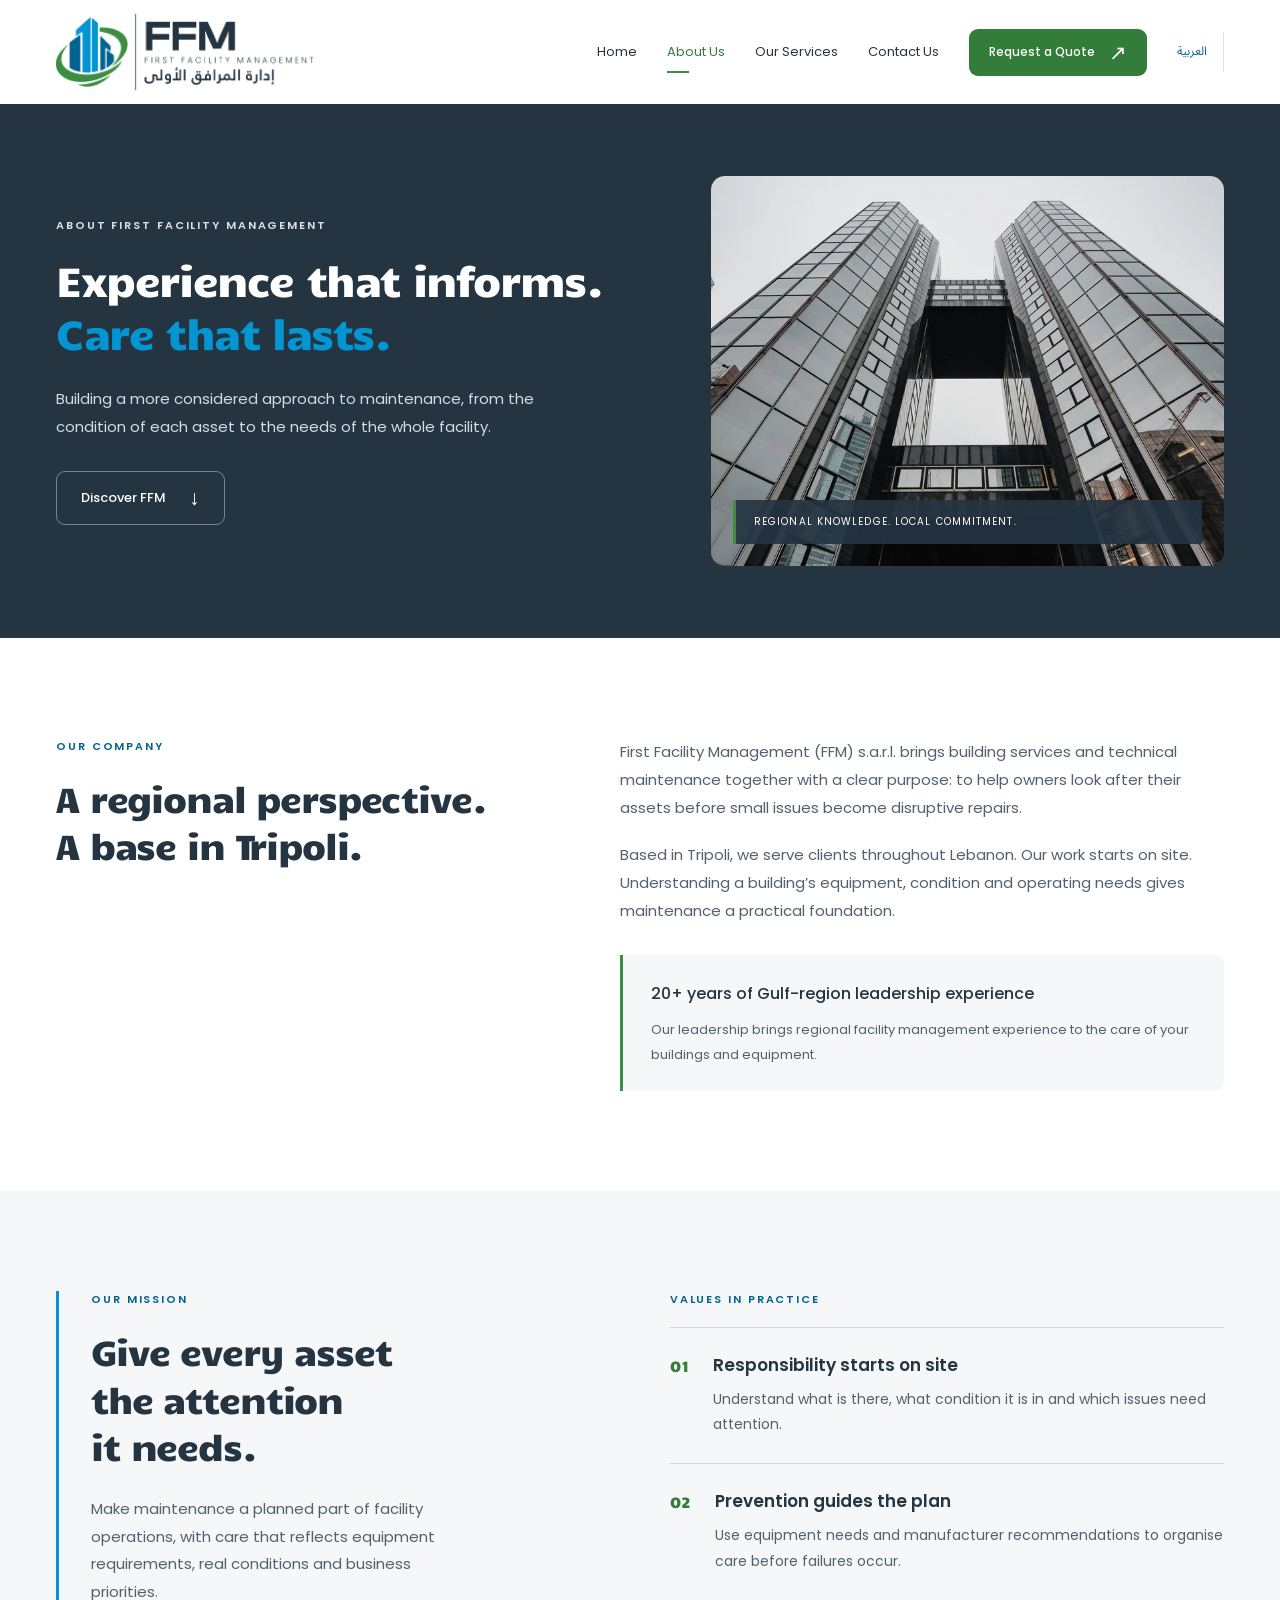
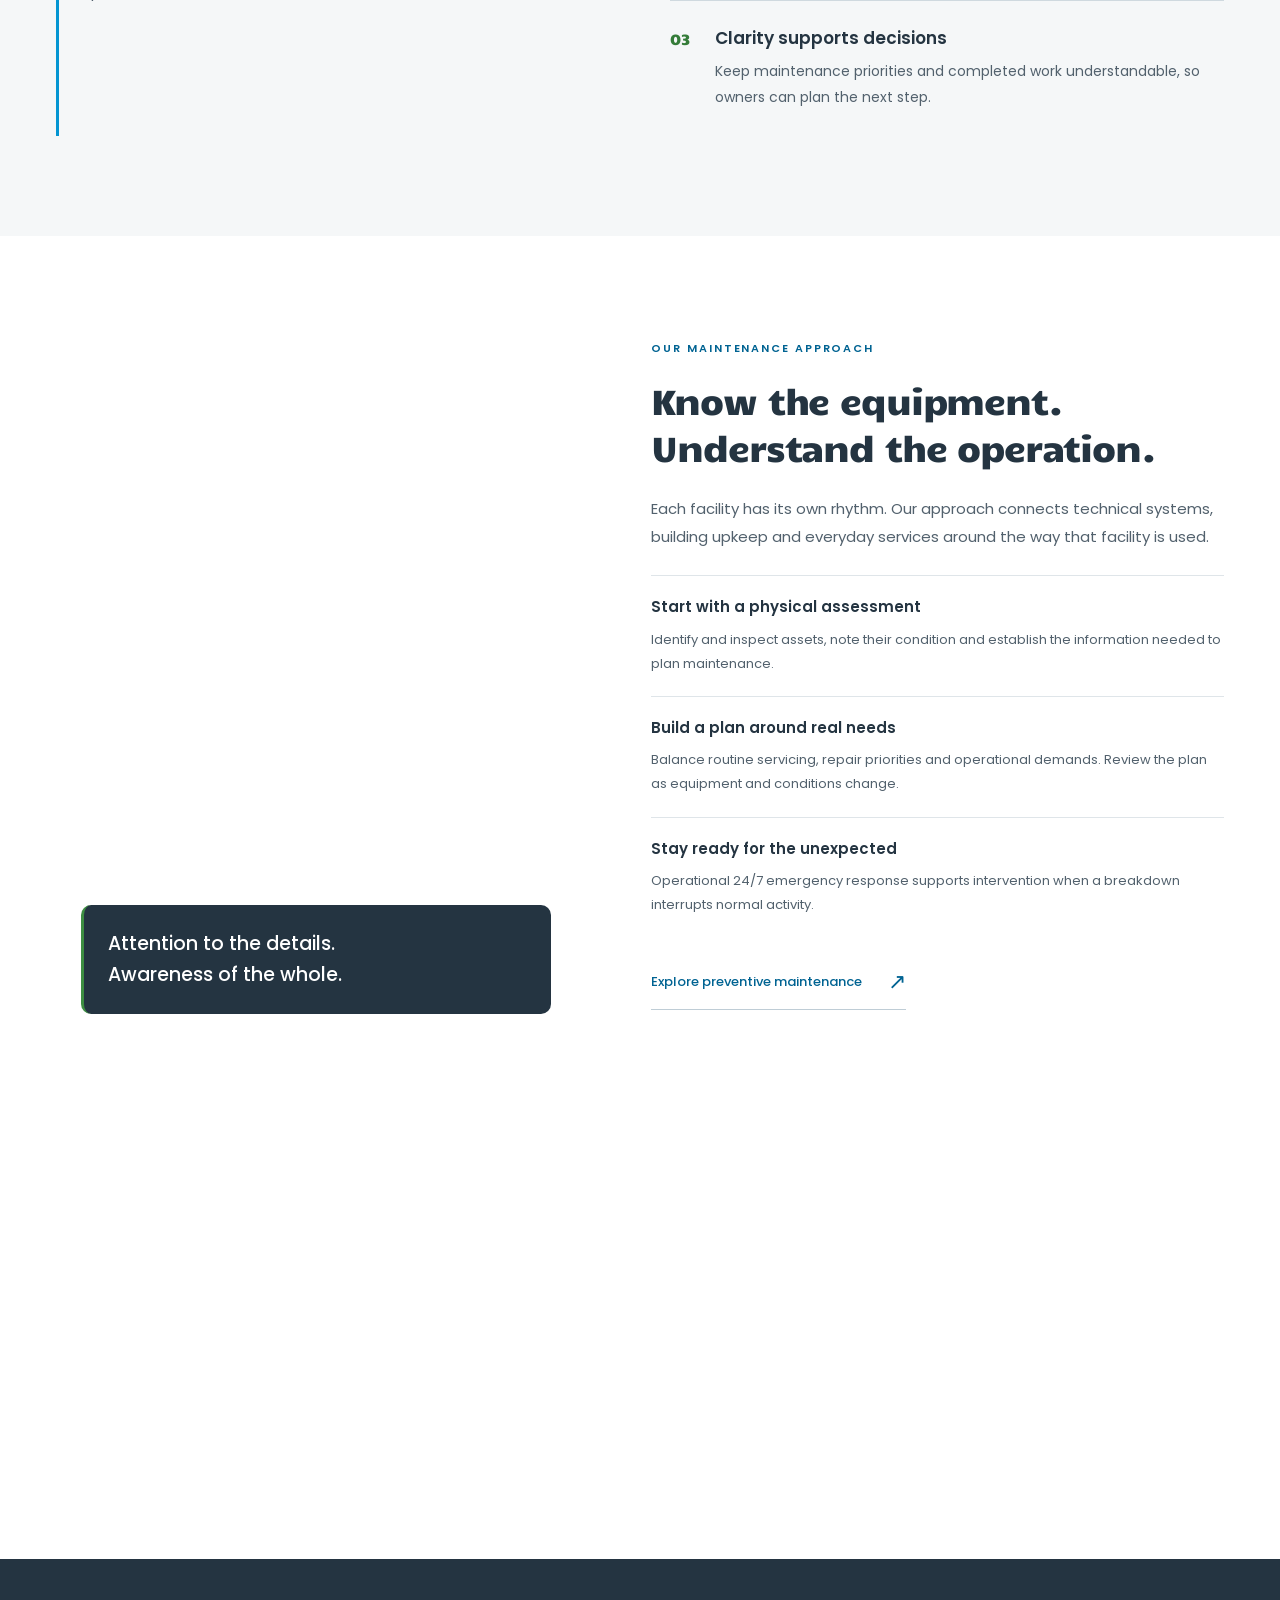
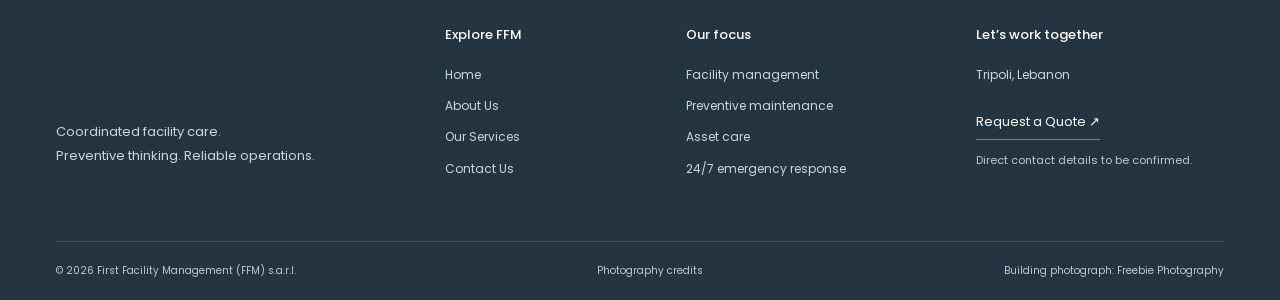
<file: en/about/index.html>
<!doctype html>
<html lang="en" dir="ltr">
<head><meta charset="UTF-8"><meta name="robots" content="noindex, nofollow, noarchive, noimageindex"><meta name="referrer" content="strict-origin-when-cross-origin"><meta http-equiv="Content-Security-Policy" content="default-src &#x27;none&#x27;; script-src &#x27;self&#x27; &#x27;sha256-ByNAc7vwTUI48RlP5/FOjQwm9kF1cXlcR42fUBdoius=&#x27; &#x27;sha256-IPCyXHOtfHx+lLaTHXvNApfLoQvkt0USBWjpABNQolk=&#x27; &#x27;sha256-KcLjpzPrXaC/90I0AnruU0Eg3U4C7017naidCH8Jn4w=&#x27; &#x27;sha256-QOn9Ll6CFoG+Bojv82BhRPxwMXw09pEdeHXZo+hRp00=&#x27; &#x27;sha256-X3HQGn8QXqvT7s4En+KaB195YepJVI7jg8d+Mjn8XVg=&#x27; &#x27;sha256-ZquLlb3VOGJIEPTYeCkK6D+r+b+BxRraUX3EFlGXvEA=&#x27; &#x27;sha256-oX+Po2NcwiCqyCruaH6kAVNzxfhDzzntPPLS+1Vaqjw=&#x27; &#x27;sha256-xtF+/rzwoTB33/N98cSfNZNFbw5Nmln5uhcgIHfJbFg=&#x27; &#x27;sha256-18t6ZNDaaEMp1JjkaYKXuNoH1evKsOM5sc8Bfl//blQ=&#x27; &#x27;sha256-/x7W7R75k8Roq0WaVRQX9blP4OufE5xbAdzklGxsgpw=&#x27;; style-src &#x27;self&#x27;; img-src &#x27;self&#x27;; font-src &#x27;self&#x27;; connect-src &#x27;none&#x27;; base-uri &#x27;none&#x27;; object-src &#x27;none&#x27;; form-action &#x27;none&#x27;; upgrade-insecure-requests"><meta name="viewport" content="width=device-width,initial-scale=1"><title>About First Facility Management | FFM Lebanon</title><meta name="description" content="Meet First Facility Management (FFM). Our leadership brings over 20 years of Gulf-region experience to facility care throughout Lebanon, from our Tripoli base."><link rel="stylesheet" href="../../site.bff0dd755b6b.css"><link rel="canonical" href="https://www.ffm-lb.com/en/about/"><link rel="alternate" hreflang="en" href="https://www.ffm-lb.com/en/about/"><link rel="alternate" hreflang="ar" href="https://www.ffm-lb.com/ar/about/"><meta property="og:type" content="website"><meta property="og:title" content="About First Facility Management | FFM Lebanon"><meta property="og:description" content="Meet First Facility Management (FFM). Our leadership brings over 20 years of Gulf-region experience to facility care throughout Lebanon, from our Tripoli base."><meta property="og:url" content="https://samad006.github.io/ffm-staging/en/about/"><meta property="og:site_name" content="First Facility Management"><meta property="og:image" content="https://samad006.github.io/ffm-staging/assets/logo.a1af8da19d7b.png"><meta property="og:locale" content="en_LB"><link rel="icon" type="image/png" sizes="192x192" href="../../assets/favicon.png"><script type="application/ld+json">{"@context":"https://schema.org","@graph":[{"@type":"Organization","@id":"https://www.ffm-lb.com/#organization","name":"First Facility Management","alternateName":["إدارة المرافق الأولى","FFM"],"url":"https://www.ffm-lb.com/","logo":{"@type":"ImageObject","url":"https://www.ffm-lb.com/assets/logo.a1af8da19d7b.png"},"address":{"@type":"PostalAddress","addressLocality":"Tripoli","addressCountry":"LB"},"areaServed":{"@type":"Country","name":"Lebanon"},"hasOfferCatalog":{"@type":"OfferCatalog","name":"Facility management services","itemListElement":[{"@type":"Offer","itemOffered":{"@type":"Service","name":"Cleaning & Housekeeping","provider":{"@id":"https://www.ffm-lb.com/#organization"},"areaServed":{"@type":"Country","name":"Lebanon"}}},{"@type":"Offer","itemOffered":{"@type":"Service","name":"HVAC & Air-Conditioning","provider":{"@id":"https://www.ffm-lb.com/#organization"},"areaServed":{"@type":"Country","name":"Lebanon"}}},{"@type":"Offer","itemOffered":{"@type":"Service","name":"Building Maintenance & Civil Repairs","provider":{"@id":"https://www.ffm-lb.com/#organization"},"areaServed":{"@type":"Country","name":"Lebanon"}}},{"@type":"Offer","itemOffered":{"@type":"Service","name":"Security Services","provider":{"@id":"https://www.ffm-lb.com/#organization"},"areaServed":{"@type":"Country","name":"Lebanon"}}},{"@type":"Offer","itemOffered":{"@type":"Service","name":"Landscaping","provider":{"@id":"https://www.ffm-lb.com/#organization"},"areaServed":{"@type":"Country","name":"Lebanon"}}},{"@type":"Offer","itemOffered":{"@type":"Service","name":"Electrical Systems","provider":{"@id":"https://www.ffm-lb.com/#organization"},"areaServed":{"@type":"Country","name":"Lebanon"}}},{"@type":"Offer","itemOffered":{"@type":"Service","name":"Plumbing","provider":{"@id":"https://www.ffm-lb.com/#organization"},"areaServed":{"@type":"Country","name":"Lebanon"}}},{"@type":"Offer","itemOffered":{"@type":"Service","name":"Fire, Safety & Waste Management","provider":{"@id":"https://www.ffm-lb.com/#organization"},"areaServed":{"@type":"Country","name":"Lebanon"}}}]}},{"@type":"WebSite","@id":"https://www.ffm-lb.com/#website","url":"https://www.ffm-lb.com/","name":"First Facility Management","alternateName":["FFM","إدارة المرافق الأولى"],"inLanguage":["en","ar"],"publisher":{"@id":"https://www.ffm-lb.com/#organization"}},{"@type":"WebPage","@id":"https://www.ffm-lb.com/en/about/#webpage","url":"https://www.ffm-lb.com/en/about/","name":"About First Facility Management | FFM Lebanon","inLanguage":"en","isPartOf":{"@id":"https://www.ffm-lb.com/#website"},"about":{"@id":"https://www.ffm-lb.com/#organization"}}]}</script><script>document.documentElement.classList.add('js');</script><link rel="preload" as="font" type="font/woff2" crossorigin href="../../assets/Poppins-Regular.4e0089bafe3d.woff2"><link rel="preload" as="font" type="font/woff2" crossorigin href="../../assets/Candal.c8b5ec3eb2c2.woff2"></head>
<body class="inner-page about-page"><a class="skip" href="#main">Skip to content</a><header class="header"><div class="wrap nav-wrap"><a class="brand" href="../" aria-label="First Facility Management home"><picture class="optimized-picture"><source type="image/webp" srcset="../../assets/logo.d8a178bd3ba6.webp"><img src="../../assets/logo.a1af8da19d7b.png" alt="FFM — First Facility Management" width="1067" height="308" decoding="async"></picture></a><button type="button" class="menu-toggle" hidden aria-label="Open navigation" data-close-label="Close navigation" aria-expanded="false" aria-controls="navigation"><span></span><span></span></button><nav id="navigation" aria-label="Main navigation"><a href="../">Home</a><a href="./" class="active" aria-current="page">About Us</a><a href="../services/">Our Services</a><a href="../contact/">Contact Us</a><a class="button compact" href="../contact/#enquiry">Request a Quote <span class="direction-arrow" aria-hidden="true">↗</span></a><a class="language-switch" href="../../ar/about/" lang="ar" dir="rtl" aria-label="Switch to Arabic" data-language-switch>العربية</a></nav></div></header><main id="main" tabindex="-1">
<section class="page-hero"><div class="wrap about-hero"><div><p class="eyebrow light">ABOUT FIRST FACILITY MANAGEMENT</p><h1>Experience that informs.<br><span>Care that lasts.</span></h1><p>Building a more considered approach to maintenance, from the condition of each asset to the needs of the whole facility.</p><a class="button outline" href="#our-story">Discover FFM <span aria-hidden="true">↓</span></a></div><figure class="about-hero-image"><picture class="optimized-picture"><source type="image/webp" srcset="../../assets/hero-refined-320.895d58a90d6a.webp 320w, ../../assets/hero-refined-480.3e6c502767fe.webp 480w, ../../assets/hero-refined-768.c71761f587b6.webp 768w, ../../assets/hero-refined-1024.31683bf3a63f.webp 1024w, ../../assets/hero-refined-1280.b5557e314da3.webp 1280w, ../../assets/hero-refined-1600.cf78c7340567.webp 1600w" sizes="(max-width: 820px) calc(100vw - 40px), 45vw"><img class="" src="../../assets/hero-refined-1280.0ad2bff39fe0.jpg" alt="Looking up between two contemporary high-rise buildings" fetchpriority="high" srcset="../../assets/hero-refined-320.05b6b348ee04.jpg 320w, ../../assets/hero-refined-480.8e71728ffbce.jpg 480w, ../../assets/hero-refined-768.d801d96c682f.jpg 768w, ../../assets/hero-refined-1024.d77f7e0f2ba9.jpg 1024w, ../../assets/hero-refined-1280.0ad2bff39fe0.jpg 1280w, ../../assets/hero-refined-1600.4747133af8bf.jpg 1600w" sizes="(max-width: 820px) calc(100vw - 40px), 45vw" width="1600" height="2397" decoding="async"></picture><figcaption>REGIONAL KNOWLEDGE. LOCAL COMMITMENT.</figcaption></figure></div></section>
<section class="section wrap story-grid" id="our-story"><div><p class="eyebrow">OUR COMPANY</p><h2>A regional perspective.<br>A base in Tripoli.</h2></div><div class="body-copy"><p>First Facility Management (FFM) s.a.r.l. brings building services and technical maintenance together with a clear purpose: to help owners look after their assets before small issues become disruptive repairs.</p><p>Based in Tripoli, we serve clients throughout Lebanon. Our work starts on site. Understanding a building’s equipment, condition and operating needs gives maintenance a practical foundation.</p><div class="experience-note"><strong>20+ years of Gulf-region leadership experience</strong><p>Our leadership brings regional facility management experience to the care of your buildings and equipment.</p></div></div></section>
<section class="mission-section section"><div class="wrap mission-grid"><div class="mission-statement"><p class="eyebrow">OUR MISSION</p><h2>Give every asset<br>the attention<br>it needs.</h2><p>Make maintenance a planned part of facility operations, with care that reflects equipment requirements, real conditions and business priorities.</p></div><div class="value-list"><p class="eyebrow">VALUES IN PRACTICE</p><article><span>01</span><div><h3>Responsibility starts on site</h3><p>Understand what is there, what condition it is in and which issues need attention.</p></div></article><article><span>02</span><div><h3>Prevention guides the plan</h3><p>Use equipment needs and manufacturer recommendations to organise care before failures occur.</p></div></article><article><span>03</span><div><h3>Clarity supports decisions</h3><p>Keep maintenance priorities and completed work understandable, so owners can plan the next step.</p></div></article></div></div></section>
<section class="section wrap expertise-grid"><div class="editorial-photo"><picture class="optimized-picture"><source type="image/webp" srcset="../../assets/maintenance-320.a0eb09f54d27.webp 320w, ../../assets/maintenance-480.f221dd8cc8eb.webp 480w, ../../assets/maintenance-768.dca7283011c2.webp 768w, ../../assets/maintenance-1024.366c7747e2cc.webp 1024w, ../../assets/maintenance-1280.1eadb0fd3b7d.webp 1280w, ../../assets/maintenance-1400.0c2b16a405d0.webp 1400w" sizes="(max-width: 820px) calc(100vw - 40px), 45vw"><img class="" src="../../assets/maintenance-1280.416281ff66ba.jpg" alt="Technician examining electrical equipment in a working maintenance setting" loading="lazy" srcset="../../assets/maintenance-320.c60001cce742.jpg 320w, ../../assets/maintenance-480.5b9a8c552169.jpg 480w, ../../assets/maintenance-768.5bd779df6633.jpg 768w, ../../assets/maintenance-1024.5b0967b7ca2e.jpg 1024w, ../../assets/maintenance-1280.416281ff66ba.jpg 1280w, ../../assets/maintenance-1400.28fe83175a13.jpg 1400w" sizes="(max-width: 820px) calc(100vw - 40px), 45vw" width="1400" height="1859" decoding="async"></picture><div class="editorial-caption">Attention to the details.<br>Awareness of the whole.</div></div><div class="expertise-copy"><p class="eyebrow">OUR MAINTENANCE APPROACH</p><h2>Know the equipment.<br>Understand the operation.</h2><p>Each facility has its own rhythm. Our approach connects technical systems, building upkeep and everyday services around the way that facility is used.</p><div class="practice-list"><article><h3>Start with a physical assessment</h3><p>Identify and inspect assets, note their condition and establish the information needed to plan maintenance.</p></article><article><h3>Build a plan around real needs</h3><p>Balance routine servicing, repair priorities and operational demands. Review the plan as equipment and conditions change.</p></article><article><h3>Stay ready for the unexpected</h3><p>Operational 24/7 emergency response supports intervention when a breakdown interrupts normal activity.</p></article></div><a class="text-link" href="../services/#asset-care">Explore preventive maintenance <span class="direction-arrow" aria-hidden="true">↗</span></a></div></section>
<section class="cta-section wrap"><div class="cta"><div><p class="eyebrow light">LET’S TALK ABOUT YOUR FACILITY</p><h2>Start with a clearer picture<br>of your facility.</h2><p>Tell us about your property and the maintenance needs you want to address.</p></div><a class="button white" href="../contact/#enquiry">Request a Facility Assessment <span class="direction-arrow" aria-hidden="true">↗</span></a></div></section>
</main><footer><div class="wrap"><div class="footer-grid"><div class="footer-brand"><a href="../" aria-label="First Facility Management home"><picture class="optimized-picture"><source type="image/webp" srcset="../../assets/logo-white.f82beeea6bad.webp"><img src="../../assets/logo-white.808cdcf06591.png" alt="FFM — First Facility Management" width="1012" height="293" decoding="async"></picture></a><p>Coordinated facility care.<br>Preventive thinking. Reliable operations.</p></div><div><h3>Explore FFM</h3><a href="../">Home</a><a href="./">About Us</a><a href="../services/">Our Services</a><a href="../contact/">Contact Us</a></div><div><h3>Our focus</h3><span>Facility management</span><span>Preventive maintenance</span><span>Asset care</span><span>24/7 emergency response</span></div><div><h3>Let’s work together</h3><span>Tripoli, Lebanon</span><a class="footer-cta" href="../contact/#enquiry">Request a Quote ↗</a><p class="contact-note">Direct contact details to be confirmed.</p></div></div><div class="footer-bottom"><p>© 2026 First Facility Management (FFM) s.a.r.l.</p><a href="../../assets/IMAGE-CREDITS.txt">Photography credits</a><a href="https://freebie.photography/office/slides/office_block.htm">Building photograph: Freebie Photography</a></div></div></footer>
<script src="../../app.12c803af4e35.js" defer></script></body></html>
</file>
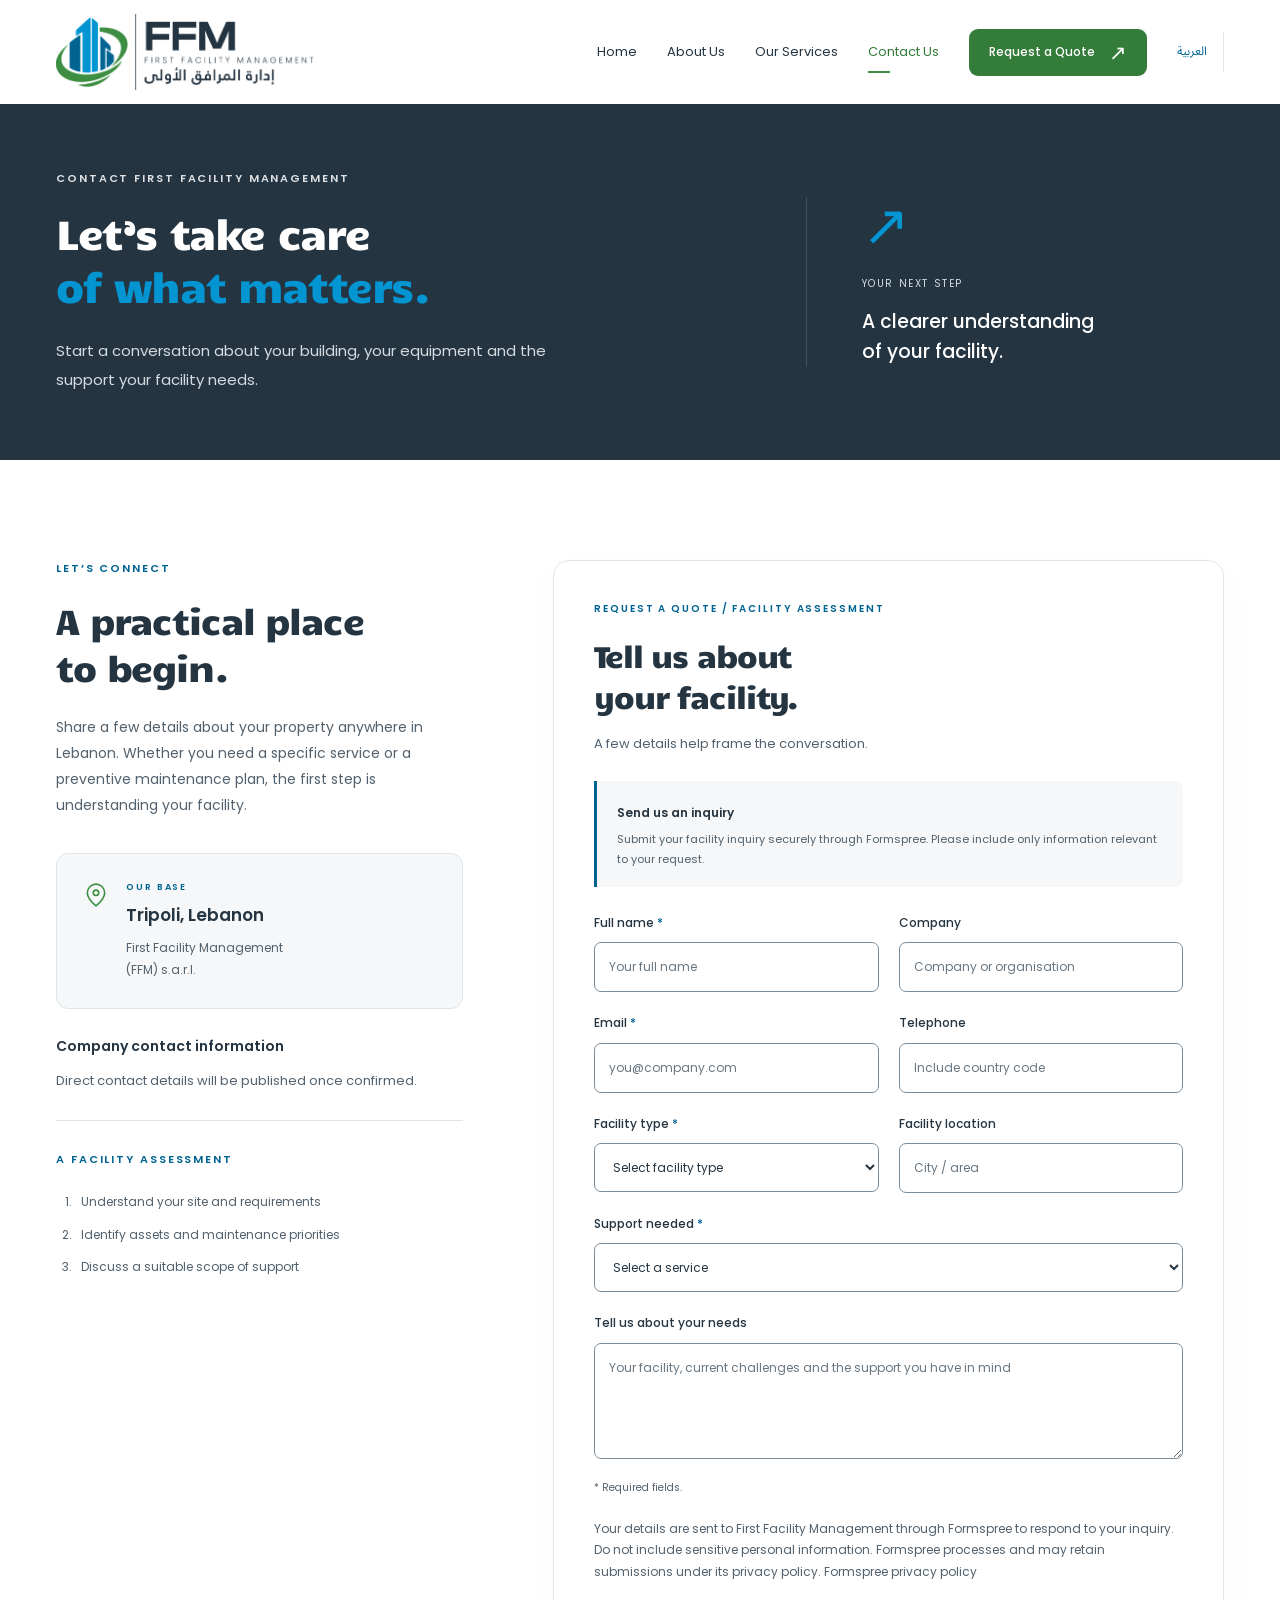
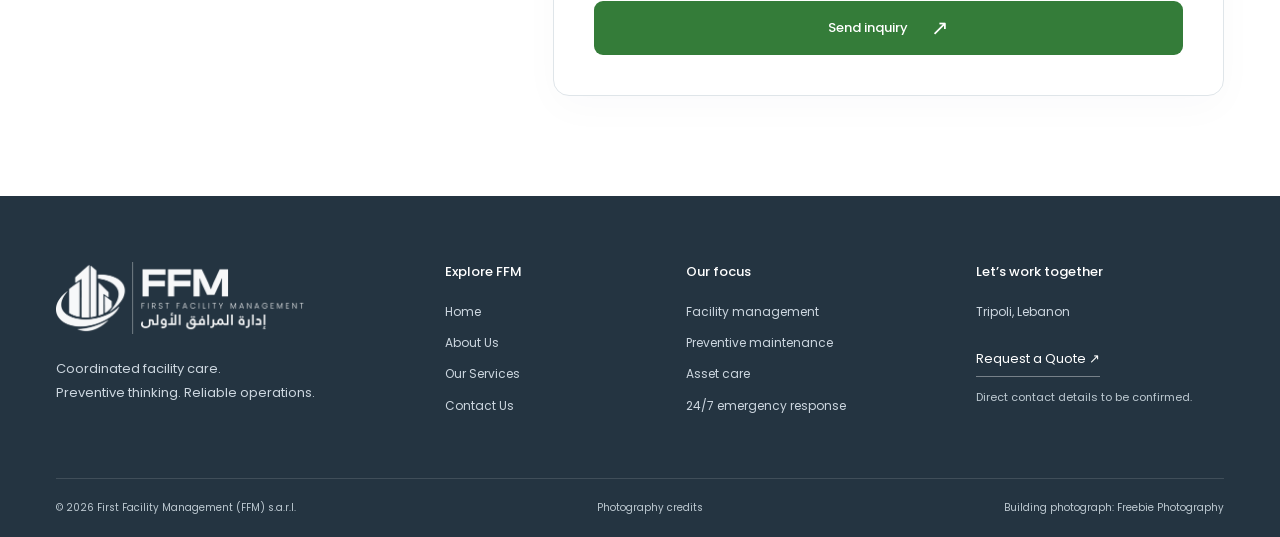
<file: en/contact/index.html>
<!doctype html>
<html lang="en" dir="ltr">
<head><meta charset="UTF-8"><meta name="robots" content="noindex, nofollow, noarchive, noimageindex"><meta name="referrer" content="strict-origin-when-cross-origin"><meta http-equiv="Content-Security-Policy" content="default-src &#x27;none&#x27;; script-src &#x27;self&#x27; &#x27;sha256-ByNAc7vwTUI48RlP5/FOjQwm9kF1cXlcR42fUBdoius=&#x27; &#x27;sha256-IPCyXHOtfHx+lLaTHXvNApfLoQvkt0USBWjpABNQolk=&#x27; &#x27;sha256-KcLjpzPrXaC/90I0AnruU0Eg3U4C7017naidCH8Jn4w=&#x27; &#x27;sha256-QOn9Ll6CFoG+Bojv82BhRPxwMXw09pEdeHXZo+hRp00=&#x27; &#x27;sha256-X3HQGn8QXqvT7s4En+KaB195YepJVI7jg8d+Mjn8XVg=&#x27; &#x27;sha256-ZquLlb3VOGJIEPTYeCkK6D+r+b+BxRraUX3EFlGXvEA=&#x27; &#x27;sha256-oX+Po2NcwiCqyCruaH6kAVNzxfhDzzntPPLS+1Vaqjw=&#x27; &#x27;sha256-xtF+/rzwoTB33/N98cSfNZNFbw5Nmln5uhcgIHfJbFg=&#x27; &#x27;sha256-18t6ZNDaaEMp1JjkaYKXuNoH1evKsOM5sc8Bfl//blQ=&#x27; &#x27;sha256-/x7W7R75k8Roq0WaVRQX9blP4OufE5xbAdzklGxsgpw=&#x27;; style-src &#x27;self&#x27;; img-src &#x27;self&#x27;; font-src &#x27;self&#x27;; connect-src https://formspree.io/f/mvkzyvre; base-uri &#x27;none&#x27;; object-src &#x27;none&#x27;; form-action &#x27;none&#x27;; upgrade-insecure-requests"><meta name="viewport" content="width=device-width,initial-scale=1"><title>Contact First Facility Management | FFM Lebanon</title><meta name="description" content="Discuss facility management, building maintenance or a facility assessment anywhere in Lebanon with First Facility Management (FFM), based in Tripoli."><link rel="stylesheet" href="../../site.118ea492048d.css"><link rel="canonical" href="https://www.ffm-lb.com/en/contact/"><link rel="alternate" hreflang="en" href="https://www.ffm-lb.com/en/contact/"><link rel="alternate" hreflang="ar" href="https://www.ffm-lb.com/ar/contact/"><meta property="og:type" content="website"><meta property="og:title" content="Contact First Facility Management | FFM Lebanon"><meta property="og:description" content="Discuss facility management, building maintenance or a facility assessment anywhere in Lebanon with First Facility Management (FFM), based in Tripoli."><meta property="og:url" content="https://samad006.github.io/ffm-staging/en/contact/"><meta property="og:site_name" content="First Facility Management"><meta property="og:image" content="https://samad006.github.io/ffm-staging/assets/logo.a1af8da19d7b.png"><meta property="og:locale" content="en_LB"><link rel="icon" type="image/png" sizes="192x192" href="../../assets/favicon.png"><script type="application/ld+json">{"@context":"https://schema.org","@graph":[{"@type":"Organization","@id":"https://www.ffm-lb.com/#organization","name":"First Facility Management","alternateName":["إدارة المرافق الأولى","FFM"],"url":"https://www.ffm-lb.com/","logo":{"@type":"ImageObject","url":"https://www.ffm-lb.com/assets/logo.a1af8da19d7b.png"},"address":{"@type":"PostalAddress","addressLocality":"Tripoli","addressCountry":"LB"},"areaServed":{"@type":"Country","name":"Lebanon"},"hasOfferCatalog":{"@type":"OfferCatalog","name":"Facility management services","itemListElement":[{"@type":"Offer","itemOffered":{"@type":"Service","name":"Cleaning & Housekeeping","provider":{"@id":"https://www.ffm-lb.com/#organization"},"areaServed":{"@type":"Country","name":"Lebanon"}}},{"@type":"Offer","itemOffered":{"@type":"Service","name":"HVAC & Air-Conditioning","provider":{"@id":"https://www.ffm-lb.com/#organization"},"areaServed":{"@type":"Country","name":"Lebanon"}}},{"@type":"Offer","itemOffered":{"@type":"Service","name":"Building Maintenance & Civil Repairs","provider":{"@id":"https://www.ffm-lb.com/#organization"},"areaServed":{"@type":"Country","name":"Lebanon"}}},{"@type":"Offer","itemOffered":{"@type":"Service","name":"Security Services","provider":{"@id":"https://www.ffm-lb.com/#organization"},"areaServed":{"@type":"Country","name":"Lebanon"}}},{"@type":"Offer","itemOffered":{"@type":"Service","name":"Landscaping","provider":{"@id":"https://www.ffm-lb.com/#organization"},"areaServed":{"@type":"Country","name":"Lebanon"}}},{"@type":"Offer","itemOffered":{"@type":"Service","name":"Electrical Systems","provider":{"@id":"https://www.ffm-lb.com/#organization"},"areaServed":{"@type":"Country","name":"Lebanon"}}},{"@type":"Offer","itemOffered":{"@type":"Service","name":"Plumbing","provider":{"@id":"https://www.ffm-lb.com/#organization"},"areaServed":{"@type":"Country","name":"Lebanon"}}},{"@type":"Offer","itemOffered":{"@type":"Service","name":"Fire, Safety & Waste Management","provider":{"@id":"https://www.ffm-lb.com/#organization"},"areaServed":{"@type":"Country","name":"Lebanon"}}}]}},{"@type":"WebSite","@id":"https://www.ffm-lb.com/#website","url":"https://www.ffm-lb.com/","name":"First Facility Management","alternateName":["FFM","إدارة المرافق الأولى"],"inLanguage":["en","ar"],"publisher":{"@id":"https://www.ffm-lb.com/#organization"}},{"@type":"WebPage","@id":"https://www.ffm-lb.com/en/contact/#webpage","url":"https://www.ffm-lb.com/en/contact/","name":"Contact First Facility Management | FFM Lebanon","inLanguage":"en","isPartOf":{"@id":"https://www.ffm-lb.com/#website"},"about":{"@id":"https://www.ffm-lb.com/#organization"}}]}</script><script>document.documentElement.classList.add('js');</script><link rel="preload" as="font" type="font/woff2" crossorigin href="../../assets/Poppins-Regular.4e0089bafe3d.woff2"><link rel="preload" as="font" type="font/woff2" crossorigin href="../../assets/Candal.c8b5ec3eb2c2.woff2"></head>
<body class="inner-page contact-page"><a class="skip" href="#main">Skip to content</a><header class="header"><div class="wrap nav-wrap"><a class="brand" href="../" aria-label="First Facility Management home"><picture class="optimized-picture"><source type="image/webp" srcset="../../assets/logo.d8a178bd3ba6.webp"><img src="../../assets/logo.a1af8da19d7b.png" alt="FFM — First Facility Management" width="1067" height="308" decoding="async"></picture></a><button type="button" class="menu-toggle" hidden aria-label="Open navigation" data-close-label="Close navigation" aria-expanded="false" aria-controls="navigation"><span></span><span></span></button><nav id="navigation" aria-label="Main navigation"><a href="../">Home</a><a href="../about/">About Us</a><a href="../services/">Our Services</a><a href="./" class="active" aria-current="page">Contact Us</a><a class="button compact" href="./#enquiry">Request a Quote <span class="direction-arrow" aria-hidden="true">↗</span></a><a class="language-switch" href="../../ar/contact/" lang="ar" dir="rtl" aria-label="Switch to Arabic" data-language-switch>العربية</a></nav></div></header><main id="main" tabindex="-1">
<section class="page-hero contact-hero"><div class="wrap contact-hero-grid"><div><p class="eyebrow light">CONTACT FIRST FACILITY MANAGEMENT</p><h1>Let’s take care<br><span>of what matters.</span></h1><p>Start a conversation about your building, your equipment and the support your facility needs.</p></div><div class="contact-hero-aside"><span class="contact-mark" aria-hidden="true">↗</span><p>YOUR NEXT STEP</p><strong>A clearer understanding<br>of your facility.</strong></div></div></section>
<section class="section wrap contact-grid"><aside class="contact-information"><p class="eyebrow">LET’S CONNECT</p><h2>A practical place<br>to begin.</h2><p>Share a few details about your property anywhere in Lebanon. Whether you need a specific service or a preventive maintenance plan, the first step is understanding your facility.</p><div class="location-card"><svg class="icon" viewbox="0 0 24 24" aria-hidden="true"><path d="M20 10c0 6-8 12-8 12S4 16 4 10a8 8 0 1 1 16 0Z"/><circle cx="12" cy="10" r="2.5"/></svg><div><p class="eyebrow">OUR BASE</p><h3>Tripoli, Lebanon</h3><p>First Facility Management<br>(FFM) s.a.r.l.</p></div></div><div class="contact-details"><h3>Company contact information</h3><p>Direct contact details will be published once confirmed.</p></div><div class="contact-next"><p class="eyebrow">A FACILITY ASSESSMENT</p><ol><li>Understand your site and requirements</li><li>Identify assets and maintenance priorities</li><li>Discuss a suitable scope of support</li></ol></div></aside><div class="enquiry-card" id="enquiry"><p class="eyebrow">REQUEST A QUOTE / FACILITY ASSESSMENT</p><h2>Tell us about<br>your facility.</h2><p class="form-intro">A few details help frame the conversation.</p><div class="form-preview-note" id="form-disclosure"><strong>Send us an inquiry</strong><p>Submit your facility inquiry securely through Formspree. Please include only information relevant to your request.</p></div><noscript><p>The interactive form requires JavaScript. No information is submitted when it is unavailable.</p></noscript><form id="assessment-form" data-required-message="Please complete this field." data-email-message="Please enter a valid email address." data-length-message="Please shorten this entry to the allowed length." data-integration="formspree" method="post" action="https://formspree.io/f/mvkzyvre" data-form-messages="{&quot;submit&quot;: &quot;Send inquiry&quot;, &quot;required_note&quot;: &quot;* Required fields.&quot;, &quot;nojs&quot;: &quot;The interactive form requires JavaScript. No information is submitted when it is unavailable.&quot;, &quot;sending&quot;: &quot;Submitting your inquiry… Please wait.&quot;, &quot;validation_summary&quot;: &quot;Please check the following fields:&quot;, &quot;required&quot;: &quot;Please complete this field.&quot;, &quot;email&quot;: &quot;Please enter a valid email address.&quot;, &quot;too_long&quot;: &quot;Please shorten this entry to the allowed length.&quot;, &quot;invalid&quot;: &quot;Please check this value.&quot;, &quot;phone&quot;: &quot;Use a telephone number with country code, digits and standard separators.&quot;, &quot;too_fast&quot;: &quot;Please wait a moment, then try again.&quot;, &quot;rejected&quot;: &quot;We could not accept this request. Please check the form or try again later.&quot;, &quot;field_name&quot;: &quot;Full name&quot;, &quot;field_company&quot;: &quot;Company&quot;, &quot;field_email&quot;: &quot;Email&quot;, &quot;field_phone&quot;: &quot;Telephone&quot;, &quot;field_facility&quot;: &quot;Facility type&quot;, &quot;field_location&quot;: &quot;Facility location&quot;, &quot;field_service&quot;: &quot;Support needed&quot;, &quot;field_message&quot;: &quot;Details&quot;, &quot;disclosure_title&quot;: &quot;Send us an inquiry&quot;, &quot;disclosure_note&quot;: &quot;Submit your facility inquiry securely through Formspree. Please include only information relevant to your request.&quot;, &quot;privacy&quot;: &quot;Your details are sent to First Facility Management through Formspree to respond to your inquiry. Do not include sensitive personal information. Formspree processes and may retain submissions under its privacy policy.&quot;, &quot;privacy_link&quot;: &quot;Formspree privacy policy&quot;, &quot;success&quot;: &quot;Thank you. Your inquiry has been accepted. First Facility Management will review your request.&quot;, &quot;accepted&quot;: &quot;Inquiry accepted&quot;, &quot;recently_sent&quot;: &quot;An inquiry was already accepted in this browser tab recently. Please wait 10 minutes, then reload before sending another to avoid duplicates.&quot;, &quot;network_error&quot;: &quot;We could not confirm acceptance because the connection was interrupted or timed out. Your details are still here. Please wait and check before retrying; resending may create a duplicate.&quot;, &quot;unconfirmed&quot;: &quot;The service did not return a valid acceptance confirmation. Your details are still here. Please check before retrying; resending may create a duplicate.&quot;, &quot;unavailable&quot;: &quot;The inquiry service could not accept your request. Your details are still here. Please try again later.&quot;, &quot;rate_limited&quot;: &quot;The inquiry service is receiving too many requests or has reached a limit. Please wait and try again later.&quot;}" aria-describedby="form-disclosure form-privacy"><div id="form-errors" class="form-feedback" role="alert" tabindex="-1" hidden></div><div class="form-trap" aria-hidden="true"><label>Website<input name="_gotcha" tabindex="-1" autocomplete="off" maxlength="200"></label></div><div class="form-row"><label>Full name <span>*</span><input id="enquiry-name" name="name" dir="auto" maxlength="120" autocomplete="name" placeholder="Your full name" required></label><label>Company<input id="enquiry-company" name="company" dir="auto" maxlength="180" autocomplete="organization" placeholder="Company or organisation"></label></div><div class="form-row"><label>Email <span>*</span><input id="enquiry-email" name="email" dir="ltr" maxlength="254" type="email" autocomplete="email" placeholder="you@company.com" required></label><label>Telephone<input id="enquiry-phone" name="phone" dir="ltr" maxlength="40" type="tel" autocomplete="tel" placeholder="Include country code"></label></div><div class="form-row"><label>Facility type <span>*</span><select id="enquiry-facility" name="facility" required><option value="">Select facility type</option><option value="commercial">Commercial building / office</option><option value="residential">Residential complex</option><option value="hospitality">Hotel / hospitality</option><option value="industrial">Industrial facility</option><option value="other">Other</option></select></label><label>Facility location<input id="enquiry-location" name="location" dir="auto" maxlength="180" placeholder="City / area"></label></div><label>Support needed <span>*</span><select id="enquiry-service" name="service" required><option value="">Select a service</option><option value="assessment">Initial facility assessment</option><option value="preventive">Preventive maintenance plan</option><option value="multiple">Multiple facility services</option><option value="cleaning">Cleaning & Housekeeping</option><option value="hvac">HVAC & Air-Conditioning</option><option value="building">Building Maintenance & Civil Repairs</option><option value="security">Security Services</option><option value="landscaping">Landscaping</option><option value="electrical">Electrical Systems</option><option value="plumbing">Plumbing</option><option value="fire-safety">Fire, Safety & Waste Management</option></select></label><label>Tell us about your needs<textarea id="enquiry-message" name="message" dir="auto" maxlength="3000" rows="4" placeholder="Your facility, current challenges and the support you have in mind"></textarea></label><p class="required-note">* Required fields.</p><p id="form-privacy" class="form-privacy">Your details are sent to First Facility Management through Formspree to respond to your inquiry. Do not include sensitive personal information. Formspree processes and may retain submissions under its privacy policy. <a href="https://formspree.io/legal/privacy-policy/" rel="external">Formspree privacy policy</a></p><p id="form-status" class="form-feedback" role="status" aria-live="polite" aria-atomic="true" tabindex="-1"></p><button class="button" type="submit" disabled aria-describedby="form-disclosure">Send inquiry <span class="direction-arrow" aria-hidden="true">↗</span></button></form></div></section>
</main><footer><div class="wrap"><div class="footer-grid"><div class="footer-brand"><a href="../" aria-label="First Facility Management home"><picture class="optimized-picture"><source type="image/webp" srcset="../../assets/logo-white.f82beeea6bad.webp"><img src="../../assets/logo-white.808cdcf06591.png" alt="FFM — First Facility Management" width="1012" height="293" decoding="async"></picture></a><p>Coordinated facility care.<br>Preventive thinking. Reliable operations.</p></div><div><h3>Explore FFM</h3><a href="../">Home</a><a href="../about/">About Us</a><a href="../services/">Our Services</a><a href="./">Contact Us</a></div><div><h3>Our focus</h3><span>Facility management</span><span>Preventive maintenance</span><span>Asset care</span><span>24/7 emergency response</span></div><div><h3>Let’s work together</h3><span>Tripoli, Lebanon</span><a class="footer-cta" href="./#enquiry">Request a Quote ↗</a><p class="contact-note">Direct contact details to be confirmed.</p></div></div><div class="footer-bottom"><p>© 2026 First Facility Management (FFM) s.a.r.l.</p><a href="../../assets/IMAGE-CREDITS.txt">Photography credits</a><a href="https://freebie.photography/office/slides/office_block.htm">Building photograph: Freebie Photography</a></div></div></footer>
<script src="../../app.12c803af4e35.js" defer></script><script src="../../formspree.8d57a6ff6df4.js" defer></script></body></html>
</file>
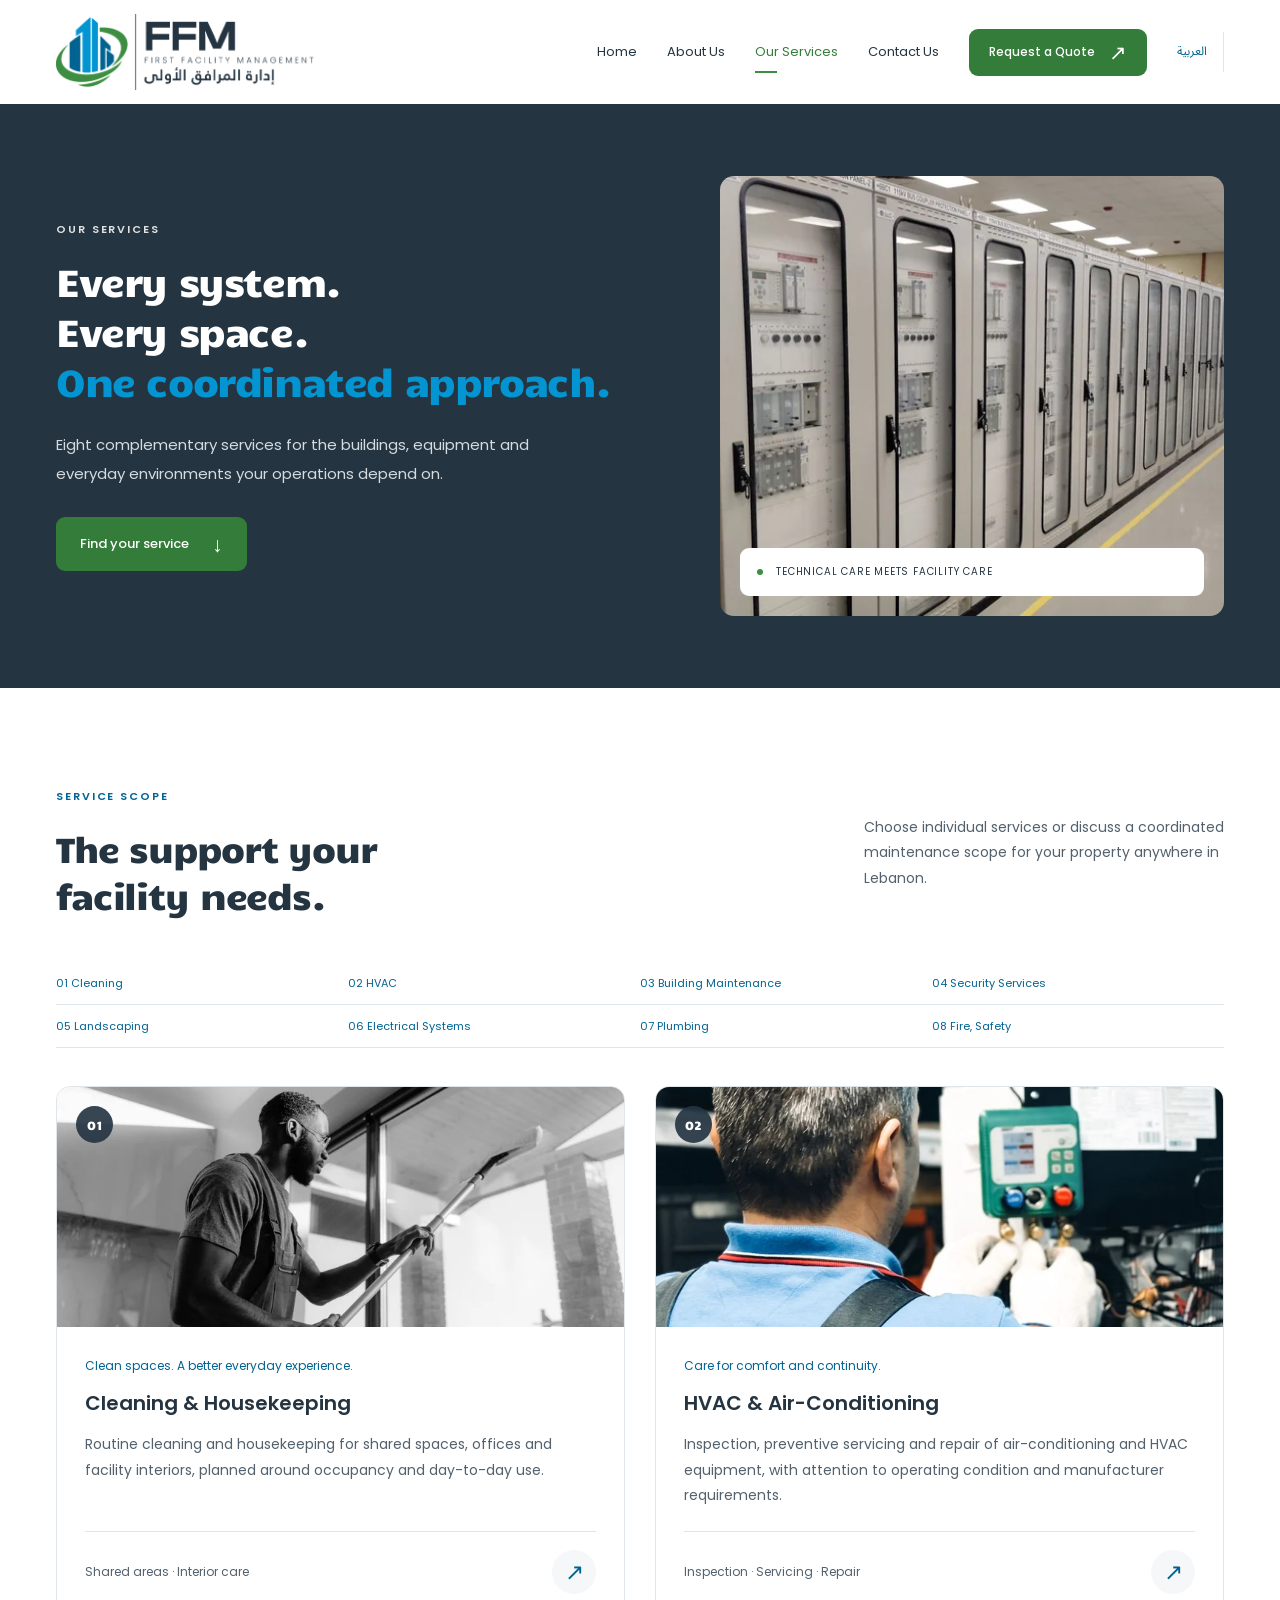
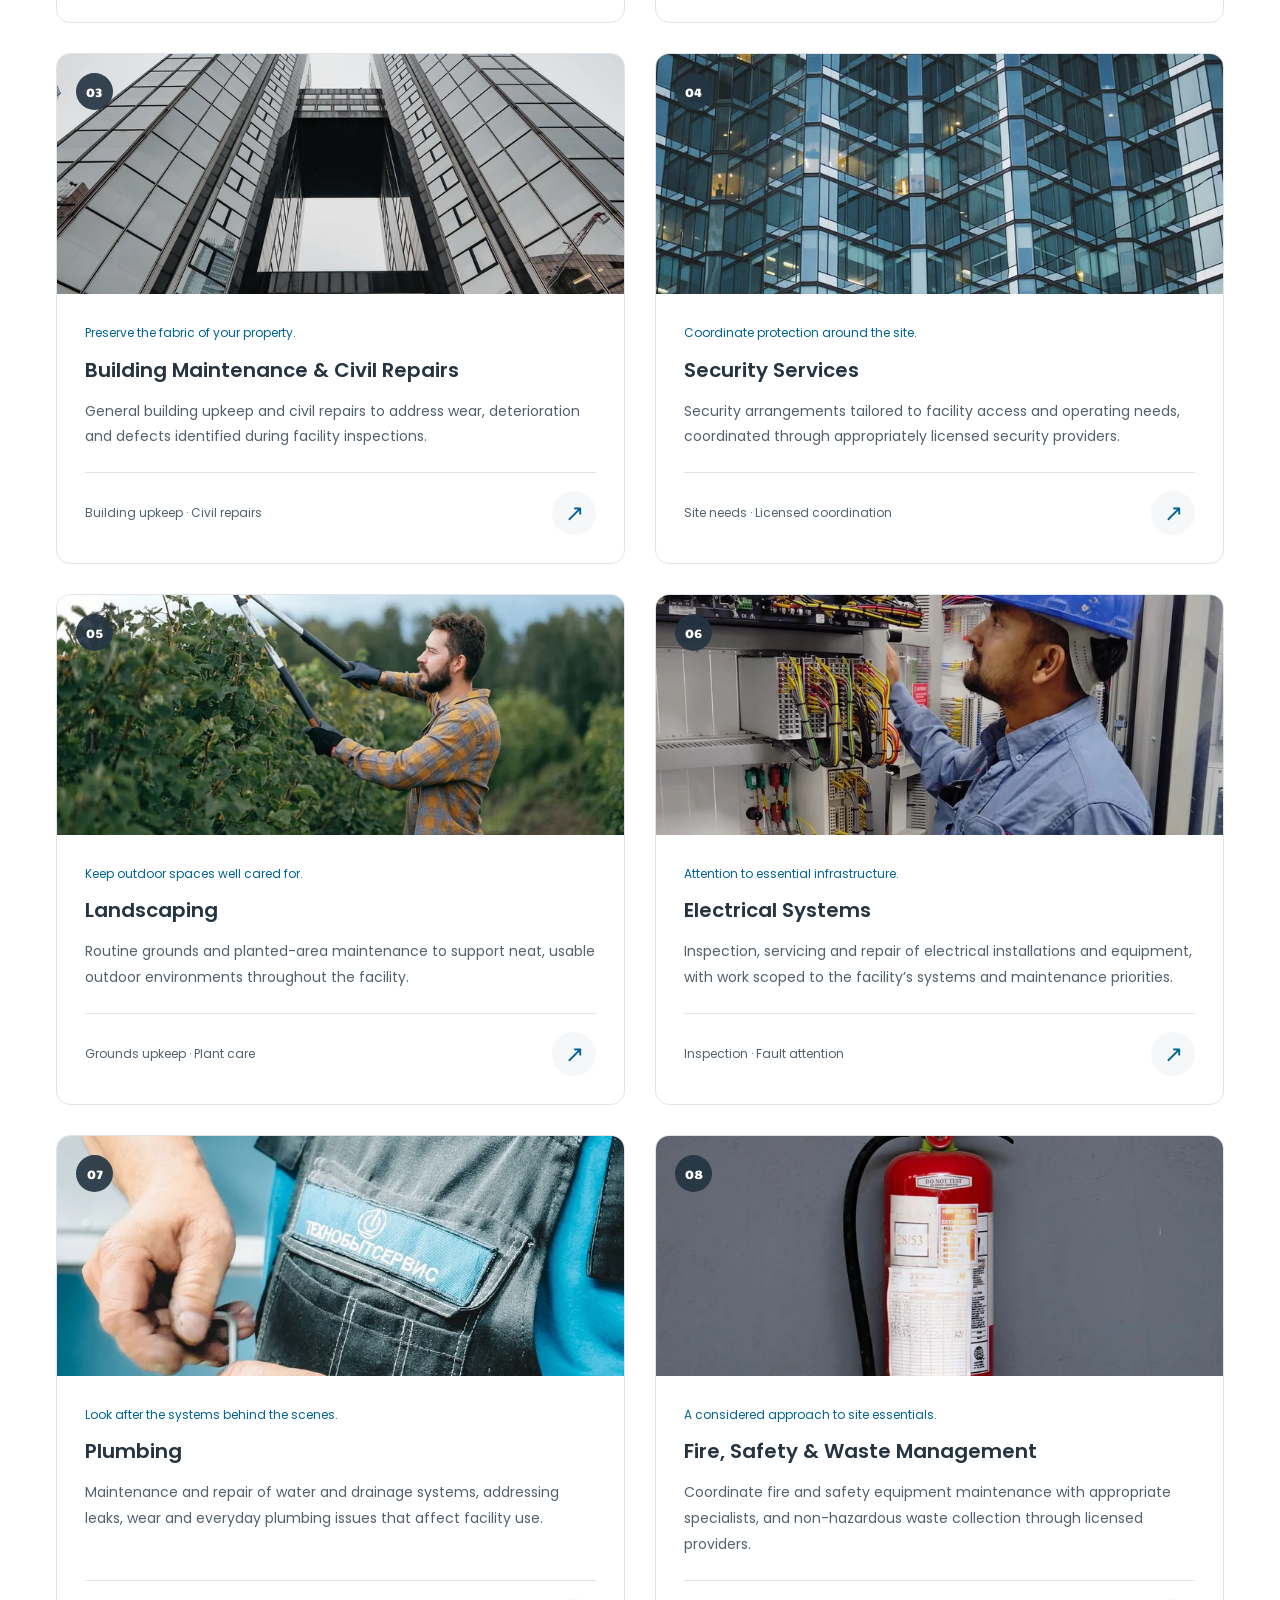
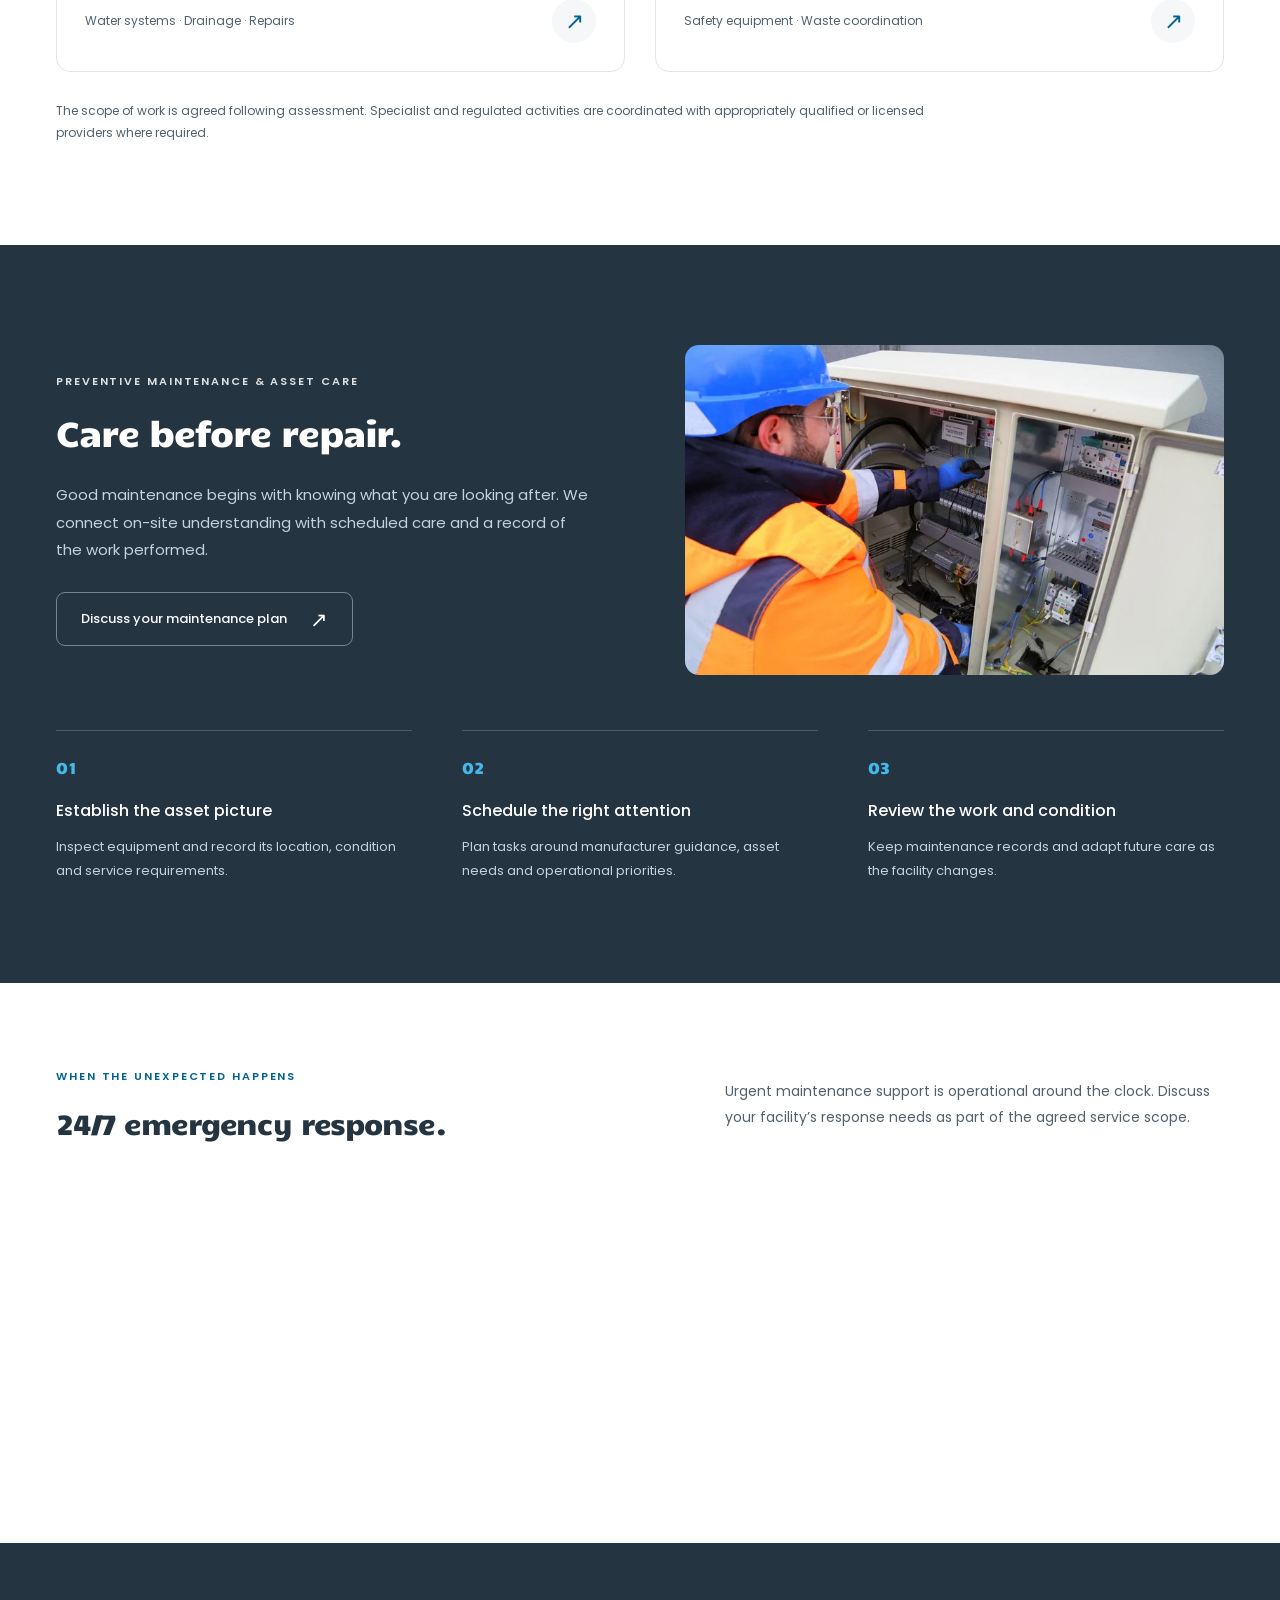
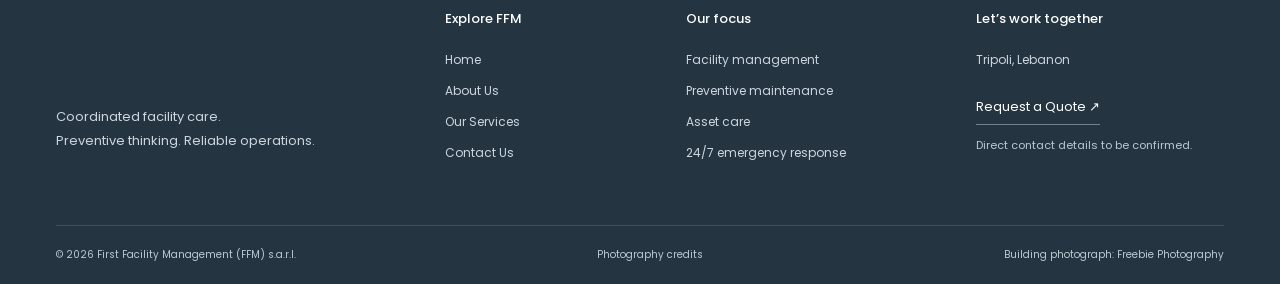
<file: en/services/index.html>
<!doctype html>
<html lang="en" dir="ltr">
<head><meta charset="UTF-8"><meta name="robots" content="noindex, nofollow, noarchive, noimageindex"><meta name="referrer" content="strict-origin-when-cross-origin"><meta http-equiv="Content-Security-Policy" content="default-src &#x27;none&#x27;; script-src &#x27;self&#x27; &#x27;sha256-ByNAc7vwTUI48RlP5/FOjQwm9kF1cXlcR42fUBdoius=&#x27; &#x27;sha256-IPCyXHOtfHx+lLaTHXvNApfLoQvkt0USBWjpABNQolk=&#x27; &#x27;sha256-KcLjpzPrXaC/90I0AnruU0Eg3U4C7017naidCH8Jn4w=&#x27; &#x27;sha256-QOn9Ll6CFoG+Bojv82BhRPxwMXw09pEdeHXZo+hRp00=&#x27; &#x27;sha256-X3HQGn8QXqvT7s4En+KaB195YepJVI7jg8d+Mjn8XVg=&#x27; &#x27;sha256-ZquLlb3VOGJIEPTYeCkK6D+r+b+BxRraUX3EFlGXvEA=&#x27; &#x27;sha256-oX+Po2NcwiCqyCruaH6kAVNzxfhDzzntPPLS+1Vaqjw=&#x27; &#x27;sha256-xtF+/rzwoTB33/N98cSfNZNFbw5Nmln5uhcgIHfJbFg=&#x27; &#x27;sha256-18t6ZNDaaEMp1JjkaYKXuNoH1evKsOM5sc8Bfl//blQ=&#x27; &#x27;sha256-/x7W7R75k8Roq0WaVRQX9blP4OufE5xbAdzklGxsgpw=&#x27;; style-src &#x27;self&#x27;; img-src &#x27;self&#x27;; font-src &#x27;self&#x27;; connect-src &#x27;none&#x27;; base-uri &#x27;none&#x27;; object-src &#x27;none&#x27;; form-action &#x27;none&#x27;; upgrade-insecure-requests"><meta name="viewport" content="width=device-width,initial-scale=1"><title>Facility &amp; Building Maintenance Services Lebanon | FFM</title><meta name="description" content="Explore FFM’s eight facility services across Lebanon, including HVAC maintenance, cleaning, building repairs, electrical systems, plumbing and preventive care."><link rel="stylesheet" href="../../site.bff0dd755b6b.css"><link rel="canonical" href="https://www.ffm-lb.com/en/services/"><link rel="alternate" hreflang="en" href="https://www.ffm-lb.com/en/services/"><link rel="alternate" hreflang="ar" href="https://www.ffm-lb.com/ar/services/"><meta property="og:type" content="website"><meta property="og:title" content="Facility &amp; Building Maintenance Services Lebanon | FFM"><meta property="og:description" content="Explore FFM’s eight facility services across Lebanon, including HVAC maintenance, cleaning, building repairs, electrical systems, plumbing and preventive care."><meta property="og:url" content="https://samad006.github.io/ffm-staging/en/services/"><meta property="og:site_name" content="First Facility Management"><meta property="og:image" content="https://samad006.github.io/ffm-staging/assets/logo.a1af8da19d7b.png"><meta property="og:locale" content="en_LB"><link rel="icon" type="image/png" sizes="192x192" href="../../assets/favicon.png"><script type="application/ld+json">{"@context":"https://schema.org","@graph":[{"@type":"Organization","@id":"https://www.ffm-lb.com/#organization","name":"First Facility Management","alternateName":["إدارة المرافق الأولى","FFM"],"url":"https://www.ffm-lb.com/","logo":{"@type":"ImageObject","url":"https://www.ffm-lb.com/assets/logo.a1af8da19d7b.png"},"address":{"@type":"PostalAddress","addressLocality":"Tripoli","addressCountry":"LB"},"areaServed":{"@type":"Country","name":"Lebanon"},"hasOfferCatalog":{"@type":"OfferCatalog","name":"Facility management services","itemListElement":[{"@type":"Offer","itemOffered":{"@type":"Service","name":"Cleaning & Housekeeping","provider":{"@id":"https://www.ffm-lb.com/#organization"},"areaServed":{"@type":"Country","name":"Lebanon"}}},{"@type":"Offer","itemOffered":{"@type":"Service","name":"HVAC & Air-Conditioning","provider":{"@id":"https://www.ffm-lb.com/#organization"},"areaServed":{"@type":"Country","name":"Lebanon"}}},{"@type":"Offer","itemOffered":{"@type":"Service","name":"Building Maintenance & Civil Repairs","provider":{"@id":"https://www.ffm-lb.com/#organization"},"areaServed":{"@type":"Country","name":"Lebanon"}}},{"@type":"Offer","itemOffered":{"@type":"Service","name":"Security Services","provider":{"@id":"https://www.ffm-lb.com/#organization"},"areaServed":{"@type":"Country","name":"Lebanon"}}},{"@type":"Offer","itemOffered":{"@type":"Service","name":"Landscaping","provider":{"@id":"https://www.ffm-lb.com/#organization"},"areaServed":{"@type":"Country","name":"Lebanon"}}},{"@type":"Offer","itemOffered":{"@type":"Service","name":"Electrical Systems","provider":{"@id":"https://www.ffm-lb.com/#organization"},"areaServed":{"@type":"Country","name":"Lebanon"}}},{"@type":"Offer","itemOffered":{"@type":"Service","name":"Plumbing","provider":{"@id":"https://www.ffm-lb.com/#organization"},"areaServed":{"@type":"Country","name":"Lebanon"}}},{"@type":"Offer","itemOffered":{"@type":"Service","name":"Fire, Safety & Waste Management","provider":{"@id":"https://www.ffm-lb.com/#organization"},"areaServed":{"@type":"Country","name":"Lebanon"}}}]}},{"@type":"WebSite","@id":"https://www.ffm-lb.com/#website","url":"https://www.ffm-lb.com/","name":"First Facility Management","alternateName":["FFM","إدارة المرافق الأولى"],"inLanguage":["en","ar"],"publisher":{"@id":"https://www.ffm-lb.com/#organization"}},{"@type":"WebPage","@id":"https://www.ffm-lb.com/en/services/#webpage","url":"https://www.ffm-lb.com/en/services/","name":"Facility & Building Maintenance Services Lebanon | FFM","inLanguage":"en","isPartOf":{"@id":"https://www.ffm-lb.com/#website"},"about":{"@id":"https://www.ffm-lb.com/#organization"}}]}</script><script>document.documentElement.classList.add('js');</script><link rel="preload" as="font" type="font/woff2" crossorigin href="../../assets/Poppins-Regular.4e0089bafe3d.woff2"><link rel="preload" as="font" type="font/woff2" crossorigin href="../../assets/Candal.c8b5ec3eb2c2.woff2"></head>
<body class="inner-page services-page"><a class="skip" href="#main">Skip to content</a><header class="header"><div class="wrap nav-wrap"><a class="brand" href="../" aria-label="First Facility Management home"><picture class="optimized-picture"><source type="image/webp" srcset="../../assets/logo.d8a178bd3ba6.webp"><img src="../../assets/logo.a1af8da19d7b.png" alt="FFM — First Facility Management" width="1067" height="308" decoding="async"></picture></a><button type="button" class="menu-toggle" hidden aria-label="Open navigation" data-close-label="Close navigation" aria-expanded="false" aria-controls="navigation"><span></span><span></span></button><nav id="navigation" aria-label="Main navigation"><a href="../">Home</a><a href="../about/">About Us</a><a href="./" class="active" aria-current="page">Our Services</a><a href="../contact/">Contact Us</a><a class="button compact" href="../contact/#enquiry">Request a Quote <span class="direction-arrow" aria-hidden="true">↗</span></a><a class="language-switch" href="../../ar/services/" lang="ar" dir="rtl" aria-label="Switch to Arabic" data-language-switch>العربية</a></nav></div></header><main id="main" tabindex="-1">
<section class="page-hero"><div class="wrap services-hero"><div><p class="eyebrow light">OUR SERVICES</p><h1>Every system.<br>Every space.<br><span>One coordinated approach.</span></h1><p>Eight complementary services for the buildings, equipment and everyday environments your operations depend on.</p><a class="button" href="#service-scope">Find your service <span aria-hidden="true">↓</span></a></div><div class="services-hero-photo"><picture class="optimized-picture"><source type="image/webp" srcset="../../assets/engineering-320.1297b2019c33.webp 320w, ../../assets/engineering-480.bdcb1242e2f9.webp 480w, ../../assets/engineering-768.29a0bce24582.webp 768w, ../../assets/engineering-1024.d1fd0511be28.webp 1024w, ../../assets/engineering-1200.72f18988b709.webp 1200w" sizes="(max-width: 820px) calc(100vw - 40px), 45vw"><img class="" src="../../assets/engineering-1200.14b299e734e0.jpg" alt="Interior of an electrical control room with organised technical panels" fetchpriority="high" srcset="../../assets/engineering-320.42ca1ba10a99.jpg 320w, ../../assets/engineering-480.6cfc2424668b.jpg 480w, ../../assets/engineering-768.c23abacdcb1b.jpg 768w, ../../assets/engineering-1024.1d103ac8ee37.jpg 1024w, ../../assets/engineering-1200.14b299e734e0.jpg 1200w" sizes="(max-width: 820px) calc(100vw - 40px), 45vw" width="1200" height="673" decoding="async"></picture><div class="photo-caption"><span class="dot"></span> TECHNICAL CARE MEETS FACILITY CARE</div></div></div></section>
<section class="section wrap" id="service-scope"><div class="section-head"><div><p class="eyebrow">SERVICE SCOPE</p><h2>The support your<br>facility needs.</h2></div><p class="page-section-intro">Choose individual services or discuss a coordinated maintenance scope for your property anywhere in Lebanon.</p></div><nav class="service-index" aria-label="Jump to a service"><a href="#cleaning">01 Cleaning</a><a href="#hvac">02 HVAC</a><a href="#building">03 Building Maintenance</a><a href="#security">04 Security Services</a><a href="#landscaping">05 Landscaping</a><a href="#electrical">06 Electrical Systems</a><a href="#plumbing">07 Plumbing</a><a href="#fire-safety">08 Fire, Safety</a></nav><div class="mobile-service-tools" hidden><label for="service-jump" class="visually-hidden">Choose a service</label><select id="service-jump"><option value="">Jump to a service</option><option value="cleaning">01 — Cleaning & Housekeeping</option><option value="hvac">02 — HVAC & Air-Conditioning</option><option value="building">03 — Building Maintenance & Civil Repairs</option><option value="security">04 — Security Services</option><option value="landscaping">05 — Landscaping</option><option value="electrical">06 — Electrical Systems</option><option value="plumbing">07 — Plumbing</option><option value="fire-safety">08 — Fire, Safety & Waste Management</option><option value="asset-care">Preventive maintenance</option></select><button id="expand-services" data-expand-label="Expand all" data-collapse-label="Collapse all" type="button" aria-pressed="false">Expand all</button></div><div class="scope-grid"><article class="scope-card" id="cleaning"><details class="service-detail" open><summary><h3 class="service-summary-heading"><span class="service-number">01</span><span>Cleaning & Housekeeping</span><span class="service-toggle" aria-hidden="true">+</span></h3></summary><div class="service-content"><div class="scope-image"><picture class="optimized-picture"><source type="image/webp" srcset="../../assets/cleaning-320.d894e9c787f5.webp 320w, ../../assets/cleaning-480.80b367b38ef6.webp 480w, ../../assets/cleaning-768.b48d1a446776.webp 768w, ../../assets/cleaning-1024.71d59727ebca.webp 1024w, ../../assets/cleaning-1200.63b84744c6a3.webp 1200w" sizes="(max-width: 560px) calc(100vw - 40px), 45vw"><img class="" src="../../assets/cleaning-1200.ecdb78c0be17.jpg" alt="Professional cleaner maintaining a large glass panel" loading="lazy" srcset="../../assets/cleaning-320.da3543b43088.jpg 320w, ../../assets/cleaning-480.7d00aa5f8db1.jpg 480w, ../../assets/cleaning-768.738c123abf2f.jpg 768w, ../../assets/cleaning-1024.262540622049.jpg 1024w, ../../assets/cleaning-1200.ecdb78c0be17.jpg 1200w" sizes="(max-width: 560px) calc(100vw - 40px), 45vw" width="1200" height="800" decoding="async"></picture><span>01</span></div><div class="scope-body"><p class="scope-kicker">Clean spaces. A better everyday experience.</p><h3>Cleaning & Housekeeping</h3><p>Routine cleaning and housekeeping for shared spaces, offices and facility interiors, planned around occupancy and day-to-day use.</p><div class="scope-bottom"><span>Shared areas · Interior care</span><a href="../contact/#enquiry" aria-label="Enquire about Cleaning and Housekeeping">↗</a></div></div></div></details></article><article class="scope-card" id="hvac"><details class="service-detail" open><summary><h3 class="service-summary-heading"><span class="service-number">02</span><span>HVAC & Air-Conditioning</span><span class="service-toggle" aria-hidden="true">+</span></h3></summary><div class="service-content"><div class="scope-image"><picture class="optimized-picture"><source type="image/webp" srcset="../../assets/air-conditioning-320.aa7e9ee6c4ce.webp 320w, ../../assets/air-conditioning-480.710fb5caea36.webp 480w, ../../assets/air-conditioning-768.0ae6ebf13a3f.webp 768w, ../../assets/air-conditioning-1024.a9e548632e6e.webp 1024w, ../../assets/air-conditioning-1200.48c2036973ff.webp 1200w" sizes="(max-width: 560px) calc(100vw - 40px), 45vw"><img class="" src="../../assets/air-conditioning-1200.47bcc90467c9.jpg" alt="Technician carrying out maintenance on an indoor air-conditioning unit" loading="lazy" srcset="../../assets/air-conditioning-320.4d9c9ac3cfbe.jpg 320w, ../../assets/air-conditioning-480.d5f87df45a29.jpg 480w, ../../assets/air-conditioning-768.fd3b22e1d642.jpg 768w, ../../assets/air-conditioning-1024.fd43c195da47.jpg 1024w, ../../assets/air-conditioning-1200.47bcc90467c9.jpg 1200w" sizes="(max-width: 560px) calc(100vw - 40px), 45vw" width="1200" height="2133" decoding="async"></picture><span>02</span></div><div class="scope-body"><p class="scope-kicker">Care for comfort and continuity.</p><h3>HVAC & Air-Conditioning</h3><p>Inspection, preventive servicing and repair of air-conditioning and HVAC equipment, with attention to operating condition and manufacturer requirements.</p><div class="scope-bottom"><span>Inspection · Servicing · Repair</span><a href="../contact/#enquiry" aria-label="Enquire about HVAC and Air-Conditioning">↗</a></div></div></div></details></article><article class="scope-card" id="building"><details class="service-detail" open><summary><h3 class="service-summary-heading"><span class="service-number">03</span><span>Building Maintenance & Civil Repairs</span><span class="service-toggle" aria-hidden="true">+</span></h3></summary><div class="service-content"><div class="scope-image"><picture class="optimized-picture"><source type="image/webp" srcset="../../assets/hero-refined-320.895d58a90d6a.webp 320w, ../../assets/hero-refined-480.3e6c502767fe.webp 480w, ../../assets/hero-refined-768.c71761f587b6.webp 768w, ../../assets/hero-refined-1024.31683bf3a63f.webp 1024w, ../../assets/hero-refined-1280.b5557e314da3.webp 1280w, ../../assets/hero-refined-1600.cf78c7340567.webp 1600w" sizes="(max-width: 560px) calc(100vw - 40px), 45vw"><img class="" src="../../assets/hero-refined-1280.0ad2bff39fe0.jpg" alt="Modern building facades illustrating maintained architectural fabric" loading="lazy" srcset="../../assets/hero-refined-320.05b6b348ee04.jpg 320w, ../../assets/hero-refined-480.8e71728ffbce.jpg 480w, ../../assets/hero-refined-768.d801d96c682f.jpg 768w, ../../assets/hero-refined-1024.d77f7e0f2ba9.jpg 1024w, ../../assets/hero-refined-1280.0ad2bff39fe0.jpg 1280w, ../../assets/hero-refined-1600.4747133af8bf.jpg 1600w" sizes="(max-width: 560px) calc(100vw - 40px), 45vw" width="1600" height="2397" decoding="async"></picture><span>03</span></div><div class="scope-body"><p class="scope-kicker">Preserve the fabric of your property.</p><h3>Building Maintenance & Civil Repairs</h3><p>General building upkeep and civil repairs to address wear, deterioration and defects identified during facility inspections.</p><div class="scope-bottom"><span>Building upkeep · Civil repairs</span><a href="../contact/#enquiry" aria-label="Enquire about Building Maintenance and Civil Repairs">↗</a></div></div></div></details></article><article class="scope-card" id="security"><details class="service-detail" open><summary><h3 class="service-summary-heading"><span class="service-number">04</span><span>Security Services</span><span class="service-toggle" aria-hidden="true">+</span></h3></summary><div class="service-content"><div class="scope-image"><picture class="optimized-picture"><source type="image/webp" srcset="../../assets/hero-320.d16e558fd3f0.webp 320w, ../../assets/hero-480.28dcd7a7323b.webp 480w, ../../assets/hero-768.f72bb21ad601.webp 768w, ../../assets/hero-1024.da11db266d3d.webp 1024w, ../../assets/hero-1280.78953545733a.webp 1280w, ../../assets/hero-1400.a364881d433c.webp 1400w" sizes="(max-width: 560px) calc(100vw - 40px), 45vw"><img class="" src="../../assets/hero-1280.9db85b60af90.jpg" alt="Glass facade of a modern commercial facility" loading="lazy" srcset="../../assets/hero-320.dbebef4b41f7.jpg 320w, ../../assets/hero-480.243cfd67dd57.jpg 480w, ../../assets/hero-768.cc690eb0faf4.jpg 768w, ../../assets/hero-1024.af439b29f439.jpg 1024w, ../../assets/hero-1280.9db85b60af90.jpg 1280w, ../../assets/hero-1400.b7934742e332.jpg 1400w" sizes="(max-width: 560px) calc(100vw - 40px), 45vw" width="1400" height="1120" decoding="async"></picture><span>04</span></div><div class="scope-body"><p class="scope-kicker">Coordinate protection around the site.</p><h3>Security Services</h3><p>Security arrangements tailored to facility access and operating needs, coordinated through appropriately licensed security providers.</p><div class="scope-bottom"><span>Site needs · Licensed coordination</span><a href="../contact/#enquiry" aria-label="Enquire about Security Services">↗</a></div></div></div></details></article><article class="scope-card" id="landscaping"><details class="service-detail" open><summary><h3 class="service-summary-heading"><span class="service-number">05</span><span>Landscaping</span><span class="service-toggle" aria-hidden="true">+</span></h3></summary><div class="service-content"><div class="scope-image"><picture class="optimized-picture"><source type="image/webp" srcset="../../assets/landscaping-320.78012b72930d.webp 320w, ../../assets/landscaping-480.c8704637a2ca.webp 480w, ../../assets/landscaping-768.39534ae51662.webp 768w, ../../assets/landscaping-1024.895f0f1e152a.webp 1024w, ../../assets/landscaping-1200.2de68ff41e26.webp 1200w" sizes="(max-width: 560px) calc(100vw - 40px), 45vw"><img class="" src="../../assets/landscaping-1200.d50df3d56ac0.jpg" alt="Gardener trimming foliage with professional shears" loading="lazy" srcset="../../assets/landscaping-320.841632c516ad.jpg 320w, ../../assets/landscaping-480.dd8911e1f99d.jpg 480w, ../../assets/landscaping-768.fa244e0fdd59.jpg 768w, ../../assets/landscaping-1024.09f74d7d9d75.jpg 1024w, ../../assets/landscaping-1200.d50df3d56ac0.jpg 1200w" sizes="(max-width: 560px) calc(100vw - 40px), 45vw" width="1200" height="800" decoding="async"></picture><span>05</span></div><div class="scope-body"><p class="scope-kicker">Keep outdoor spaces well cared for.</p><h3>Landscaping</h3><p>Routine grounds and planted-area maintenance to support neat, usable outdoor environments throughout the facility.</p><div class="scope-bottom"><span>Grounds upkeep · Plant care</span><a href="../contact/#enquiry" aria-label="Enquire about Landscaping">↗</a></div></div></div></details></article><article class="scope-card" id="electrical"><details class="service-detail" open><summary><h3 class="service-summary-heading"><span class="service-number">06</span><span>Electrical Systems</span><span class="service-toggle" aria-hidden="true">+</span></h3></summary><div class="service-content"><div class="scope-image"><picture class="optimized-picture"><source type="image/webp" srcset="../../assets/maintenance-320.a0eb09f54d27.webp 320w, ../../assets/maintenance-480.f221dd8cc8eb.webp 480w, ../../assets/maintenance-768.dca7283011c2.webp 768w, ../../assets/maintenance-1024.366c7747e2cc.webp 1024w, ../../assets/maintenance-1280.1eadb0fd3b7d.webp 1280w, ../../assets/maintenance-1400.0c2b16a405d0.webp 1400w" sizes="(max-width: 560px) calc(100vw - 40px), 45vw"><img class="" src="../../assets/maintenance-1280.416281ff66ba.jpg" alt="Technician working on an electrical installation" loading="lazy" srcset="../../assets/maintenance-320.c60001cce742.jpg 320w, ../../assets/maintenance-480.5b9a8c552169.jpg 480w, ../../assets/maintenance-768.5bd779df6633.jpg 768w, ../../assets/maintenance-1024.5b0967b7ca2e.jpg 1024w, ../../assets/maintenance-1280.416281ff66ba.jpg 1280w, ../../assets/maintenance-1400.28fe83175a13.jpg 1400w" sizes="(max-width: 560px) calc(100vw - 40px), 45vw" width="1400" height="1859" decoding="async"></picture><span>06</span></div><div class="scope-body"><p class="scope-kicker">Attention to essential infrastructure.</p><h3>Electrical Systems</h3><p>Inspection, servicing and repair of electrical installations and equipment, with work scoped to the facility’s systems and maintenance priorities.</p><div class="scope-bottom"><span>Inspection · Fault attention</span><a href="../contact/#enquiry" aria-label="Enquire about Electrical Systems">↗</a></div></div></div></details></article><article class="scope-card" id="plumbing"><details class="service-detail" open><summary><h3 class="service-summary-heading"><span class="service-number">07</span><span>Plumbing</span><span class="service-toggle" aria-hidden="true">+</span></h3></summary><div class="service-content"><div class="scope-image"><picture class="optimized-picture"><source type="image/webp" srcset="../../assets/plumbing-320.f486c3c37f06.webp 320w, ../../assets/plumbing-480.dc2781484151.webp 480w, ../../assets/plumbing-768.d705c919c6ec.webp 768w, ../../assets/plumbing-1024.9c11be790ab0.webp 1024w, ../../assets/plumbing-1200.c00fc2363639.webp 1200w" sizes="(max-width: 560px) calc(100vw - 40px), 45vw"><img class="" src="../../assets/plumbing-1200.4e986e7c7785.jpg" alt="Plumber using a wrench to repair an indoor pipe joint" loading="lazy" srcset="../../assets/plumbing-320.e7c1acfcef46.jpg 320w, ../../assets/plumbing-480.514d083b0877.jpg 480w, ../../assets/plumbing-768.c2c26a02e1c3.jpg 768w, ../../assets/plumbing-1024.f22eb7dd89c7.jpg 1024w, ../../assets/plumbing-1200.4e986e7c7785.jpg 1200w" sizes="(max-width: 560px) calc(100vw - 40px), 45vw" width="1200" height="2133" decoding="async"></picture><span>07</span></div><div class="scope-body"><p class="scope-kicker">Look after the systems behind the scenes.</p><h3>Plumbing</h3><p>Maintenance and repair of water and drainage systems, addressing leaks, wear and everyday plumbing issues that affect facility use.</p><div class="scope-bottom"><span>Water systems · Drainage · Repairs</span><a href="../contact/#enquiry" aria-label="Enquire about Plumbing">↗</a></div></div></div></details></article><article class="scope-card" id="fire-safety"><details class="service-detail" open><summary><h3 class="service-summary-heading"><span class="service-number">08</span><span>Fire, Safety & Waste Management</span><span class="service-toggle" aria-hidden="true">+</span></h3></summary><div class="service-content"><div class="scope-image"><picture class="optimized-picture"><source type="image/webp" srcset="../../assets/fire-safety-320.eb9aead22748.webp 320w, ../../assets/fire-safety-480.b2475718b08e.webp 480w, ../../assets/fire-safety-768.7509571afa8e.webp 768w, ../../assets/fire-safety-1024.fd024ce5b0d9.webp 1024w, ../../assets/fire-safety-1200.e0ccf9c06dfd.webp 1200w" sizes="(max-width: 560px) calc(100vw - 40px), 45vw"><img class="" src="../../assets/fire-safety-1200.34089cdc1035.jpg" alt="Fire extinguisher positioned against an interior wall" loading="lazy" srcset="../../assets/fire-safety-320.f90ea52a508f.jpg 320w, ../../assets/fire-safety-480.92d5c071b11b.jpg 480w, ../../assets/fire-safety-768.9aabef2b924f.jpg 768w, ../../assets/fire-safety-1024.2076987e2b42.jpg 1024w, ../../assets/fire-safety-1200.34089cdc1035.jpg 1200w" sizes="(max-width: 560px) calc(100vw - 40px), 45vw" width="1200" height="1800" decoding="async"></picture><span>08</span></div><div class="scope-body"><p class="scope-kicker">A considered approach to site essentials.</p><h3>Fire, Safety & Waste Management</h3><p>Coordinate fire and safety equipment maintenance with appropriate specialists, and non-hazardous waste collection through licensed providers.</p><div class="scope-bottom"><span>Safety equipment · Waste coordination</span><a href="../contact/#enquiry" aria-label="Enquire about Fire, Safety and Waste Management">↗</a></div></div></div></details></article></div><p class="scope-note">The scope of work is agreed following assessment. Specialist and regulated activities are coordinated with appropriately qualified or licensed providers where required.</p></section>
<section class="asset-section section" id="asset-care"><div class="wrap"><div class="asset-grid"><div><p class="eyebrow light">PREVENTIVE MAINTENANCE & ASSET CARE</p><h2>Care before repair.</h2><p>Good maintenance begins with knowing what you are looking after. We connect on-site understanding with scheduled care and a record of the work performed.</p><a class="button outline" href="../contact/#enquiry">Discuss your maintenance plan <span class="direction-arrow" aria-hidden="true">↗</span></a></div><div class="asset-photo"><picture class="optimized-picture"><source type="image/webp" srcset="../../assets/engineer-320.b65c47cfaa03.webp 320w, ../../assets/engineer-480.bbe2914542c2.webp 480w, ../../assets/engineer-768.75ef3f455f41.webp 768w, ../../assets/engineer-1024.626283e843a2.webp 1024w, ../../assets/engineer-1280.90aed8216f4a.webp 1280w, ../../assets/engineer-1400.2f7419632fb6.webp 1400w" sizes="(max-width: 820px) calc(100vw - 40px), 45vw"><img class="" src="../../assets/engineer-1280.7c663300f03f.jpg" alt="Engineer inspecting equipment inside an electrical control cabinet" loading="lazy" srcset="../../assets/engineer-320.a307b17e3e91.jpg 320w, ../../assets/engineer-480.7a7ae912a706.jpg 480w, ../../assets/engineer-768.47e52485df2f.jpg 768w, ../../assets/engineer-1024.486de422e97f.jpg 1024w, ../../assets/engineer-1280.7c663300f03f.jpg 1280w, ../../assets/engineer-1400.49ee7551da5e.jpg 1400w" sizes="(max-width: 820px) calc(100vw - 40px), 45vw" width="1400" height="933" decoding="async"></picture></div></div><div class="asset-principles"><article><span>01</span><h3>Establish the asset picture</h3><p>Inspect equipment and record its location, condition and service requirements.</p></article><article><span>02</span><h3>Schedule the right attention</h3><p>Plan tasks around manufacturer guidance, asset needs and operational priorities.</p></article><article><span>03</span><h3>Review the work and condition</h3><p>Keep maintenance records and adapt future care as the facility changes.</p></article></div></div></section>
<section class="response-band wrap"><div><p class="eyebrow">WHEN THE UNEXPECTED HAPPENS</p><h2>24/7 emergency response.</h2></div><p>Urgent maintenance support is operational around the clock. Discuss your facility’s response needs as part of the agreed service scope.</p></section>
<section class="cta-section wrap"><div class="cta"><div><p class="eyebrow light">LET’S TALK ABOUT YOUR FACILITY</p><h2>Not sure where to start?</h2><p>An initial facility assessment helps identify the services and priorities that fit your property.</p></div><a class="button white" href="../contact/#enquiry">Request a Facility Assessment <span class="direction-arrow" aria-hidden="true">↗</span></a></div></section>
</main><footer><div class="wrap"><div class="footer-grid"><div class="footer-brand"><a href="../" aria-label="First Facility Management home"><picture class="optimized-picture"><source type="image/webp" srcset="../../assets/logo-white.f82beeea6bad.webp"><img src="../../assets/logo-white.808cdcf06591.png" alt="FFM — First Facility Management" width="1012" height="293" decoding="async"></picture></a><p>Coordinated facility care.<br>Preventive thinking. Reliable operations.</p></div><div><h3>Explore FFM</h3><a href="../">Home</a><a href="../about/">About Us</a><a href="./">Our Services</a><a href="../contact/">Contact Us</a></div><div><h3>Our focus</h3><span>Facility management</span><span>Preventive maintenance</span><span>Asset care</span><span>24/7 emergency response</span></div><div><h3>Let’s work together</h3><span>Tripoli, Lebanon</span><a class="footer-cta" href="../contact/#enquiry">Request a Quote ↗</a><p class="contact-note">Direct contact details to be confirmed.</p></div></div><div class="footer-bottom"><p>© 2026 First Facility Management (FFM) s.a.r.l.</p><a href="../../assets/IMAGE-CREDITS.txt">Photography credits</a><a href="https://freebie.photography/office/slides/office_block.htm">Building photograph: Freebie Photography</a></div></div></footer>
<script src="../../app.12c803af4e35.js" defer></script></body></html>
</file>
<file: site.87bc03ad361a.css>
@font-face{font-family:Poppins;src:url('assets/Poppins-Regular.4e0089bafe3d.woff2');font-display:swap}
@font-face{font-family:Noto;src:url('assets/NotoSansArabic.44fa94f4535d.woff2');font-display:swap;font-weight:100 900}
*{box-sizing:border-box}body{margin:0;background:#243441;color:#243441;font:15px/1.8 Poppins,Arial,sans-serif;min-height:100vh;display:grid;place-items:center;padding:24px}.language-entry{width:min(780px,100%);background:#fff;border-radius:18px;padding:48px;text-align:center}.entry-logo{width:min(360px,100%);height:auto;display:block;margin:0 auto 32px}h1{font-size:26px;margin:0}.arabic-name,[lang=ar]{font-family:Noto,Arial,sans-serif}.arabic-name{font-size:27px;font-weight:700;margin:8px 0 28px}nav{display:flex;gap:20px;margin:28px 0;justify-content:center;flex-wrap:wrap}nav a{display:flex;align-items:center;justify-content:space-between;gap:30px;min-width:190px;min-height:54px;border-radius:9px;background:#347c39;color:white;padding:12px 24px;text-decoration:none;font-size:17px}a:focus-visible{outline:3px solid #0395d2;outline-offset:5px}.coverage{font-size:12px;color:#52616d;margin:28px 0 0}@media(max-width:560px){.language-entry{padding:30px 22px}h1{font-size:21px}.arabic-name{font-size:24px}nav a{width:100%}}
</file>
<file: site.f86bd40dc950.css>
@font-face{font-family:Poppins;src:url('assets/Poppins-Regular.4e0089bafe3d.woff2')}@font-face{font-family:Poppins;src:url('assets/Poppins-Medium.714086076f14.woff2');font-weight:500}@font-face{font-family:Poppins;src:url('assets/Poppins-SemiBold.9757d1991bdb.woff2');font-weight:600}@font-face{font-family:Candal;src:url('assets/Candal.c8b5ec3eb2c2.woff2')}
:root{--navy:#243441;--green:#3d8e42;--blue:#0395d2;--bahama:#006392;--white:#fff;--muted:#596773;--line:#dfe5e9;--paper:#f5f7f8;--radius:16px}*{box-sizing:border-box}html{scroll-behavior:smooth;scroll-padding-top:40px}body{margin:0;color:var(--navy);font:14px/1.8 Poppins,Arial,sans-serif;background:#fff}button,input,select,textarea{font:inherit}button,a{-webkit-tap-highlight-color:transparent}button{cursor:pointer}a{color:inherit;text-decoration:none}button{color:inherit}img{display:block;max-width:100%;object-fit:cover}button:focus-visible,a:focus-visible,input:focus-visible,select:focus-visible,textarea:focus-visible{outline:3px solid var(--blue);outline-offset:5px}button{border:0}p,h1,h2,h3{margin:0}.wrap{width:min(1280px,calc(100% - 112px));margin-inline:auto}.section{padding-block:100px}.eyebrow{font-size:10px;letter-spacing:2px;font-weight:600;line-height:1.6;margin-bottom:20px;color:var(--bahama)}.eyebrow.light{color:#fff;opacity:.85}.dot{display:inline-block;width:6px;height:6px;border-radius:50%;background:var(--green);margin-inline-end:9px;flex-shrink:0}h1,h2{font-family:Candal,Poppins,sans-serif;font-weight:400;letter-spacing:-1.6px}h2{font-size:34px;line-height:1.35}h3{font-size:17px;line-height:1.5;font-weight:600}.button{display:inline-flex;gap:24px;align-items:center;justify-content:center;min-height:52px;border-radius:8px;padding:14px 24px;background:var(--green);color:#fff;font-size:12px;font-weight:500;line-height:1.5;transition:transform .2s,box-shadow .2s}.button span{font-size:21px;line-height:1}.button:hover{transform:translateY(-2px);box-shadow:0 6px 15px #0002}.button.outline{background:transparent;border:1px solid #ffffff45}.button.compact{min-height:44px;padding:12px 19px;font-size:11px;gap:14px}.text-link{display:inline-flex;align-items:center;gap:24px;background:none;padding:0 0 7px;border-bottom:1px solid var(--line);font-weight:500;font-size:12px;color:var(--bahama)}.text-link span{font-size:22px}.text-link:hover{border-color:var(--bahama)}.header{background:#fff}.nav-wrap{min-height:96px;display:flex;align-items:center;justify-content:space-between;gap:40px}.brand{width:257px;flex-shrink:0}.brand img{width:100%;height:auto;object-fit:contain}nav{display:flex;gap:31px;align-items:center}nav>a,nav>button:not(.button){font-size:12px;background:none;padding:11px 0;white-space:nowrap}nav .active{color:var(--green);position:relative}nav .active:after{content:'';position:absolute;width:16px;height:2px;background:var(--green);bottom:2px;inset-inline-start:0}.menu-toggle{display:none}.hero{background:var(--navy);color:#fff;padding-block:86px 110px}.hero-grid{display:grid;grid-template-columns:1.2fr 1fr;gap:54px;align-items:center}.hero h1{font-size:clamp(36px,3.5vw,51px);line-height:1.22;letter-spacing:-1.8px;margin-bottom:25px}.hero h1 span{color:var(--blue)}.hero-description{color:#d4dce1;font-size:15px;line-height:1.9;max-width:490px}.hero-actions{display:flex;flex-wrap:wrap;gap:13px;margin-top:32px}.hero-location{display:flex;align-items:center;gap:8px;margin-top:31px;font-size:11px;color:#c3ccd3}.icon{width:22px;height:22px;fill:none;stroke:currentColor;stroke-width:1.5;stroke-linecap:round;stroke-linejoin:round}.hero-location .icon{width:16px;height:16px}.hero-visual{position:relative;padding-bottom:32px}.hero-photo{width:100%;height:390px;border-radius:var(--radius);object-fit:cover}.image-label{position:absolute;top:20px;inset-inline-start:20px;border:1px solid #fff6;color:#fff;background:#24344180;padding:5px 10px;border-radius:5px;font-size:8px;letter-spacing:1.5px}.photo-card{position:absolute;bottom:4px;inset-inline-start:24px;inset-inline-end:24px;display:flex;gap:13px;align-items:center;background:#fff;color:var(--navy);border-radius:10px;padding:18px 20px;box-shadow:0 10px 30px #0002}.photo-card strong{font-size:12px;font-weight:600}.photo-card p{font-size:10px;color:var(--muted)}.card-icon{display:grid;place-items:center;border-radius:50%;background:#edf5ee;color:var(--green);width:42px;height:42px;flex-shrink:0}.pillars{display:grid;grid-template-columns:repeat(3,1fr);margin-top:-42px;position:relative;background:#fff;border:1px solid var(--line);border-radius:12px;box-shadow:0 10px 35px #24344106;padding:27px 0}.pillars article{padding-inline:31px;border-inline-end:1px solid var(--line)}.pillars article:last-child{border:0}.pillars .eyebrow{font-size:8px;letter-spacing:1.5px;color:var(--muted);display:block;margin-bottom:8px}.pillars strong{font-size:23px;line-height:1.5;display:block;letter-spacing:-.7px;font-weight:600}.pillars p{font-size:10px;color:var(--muted);margin-top:5px}.intro{display:grid;grid-template-columns:1fr 1fr;gap:100px}.intro-copy>p{color:var(--muted);line-height:1.95;margin-bottom:14px}.intro-copy .text-link{margin-top:11px}.services{background:var(--paper)}.section-head{display:flex;justify-content:space-between;gap:40px;align-items:flex-end;margin-bottom:40px}.section-head-side p{font-size:12px;color:var(--muted);margin-bottom:16px}.service-grid{display:grid;grid-template-columns:repeat(3,1fr);gap:24px}.service-card{text-align:start;padding:0;background:#fff;border:1px solid var(--line);border-radius:12px;overflow:hidden;transition:transform .25s,box-shadow .25s}.service-card:hover{transform:translateY(-5px);box-shadow:0 10px 25px #24344110}.service-image{position:relative;overflow:hidden;height:235px}.service-image img{width:100%;height:100%;transition:transform .6s}.service-card:hover img{transform:scale(1.04)}.service-image>span{position:absolute;inset-inline-start:18px;bottom:16px;background:#ffffffee;padding:5px 10px;border-radius:4px;font-size:8px;letter-spacing:1.2px;line-height:1.6;font-weight:500}.service-body{padding:25px}.service-title{display:flex;align-items:center;justify-content:space-between;gap:8px}.service-title h3{font-size:16px}.round-arrow{border:1px solid var(--line);border-radius:50%;width:30px;height:30px;display:grid;place-items:center;flex-shrink:0;font-size:16px}.service-body p{font-size:12px;line-height:1.9;color:var(--muted);margin-top:15px}.services-note{display:flex;align-items:center;justify-content:center;margin-top:30px;color:var(--muted);font-size:10px}.why{display:grid;grid-template-columns:1fr 1.1fr;gap:90px;align-items:center}.why-visual{height:540px;position:relative;border-radius:var(--radius);overflow:hidden}.why-visual>img,.why-visual>picture>img{width:100%;height:100%;object-position:43% center}.why-caption{position:absolute;bottom:0;inset-inline:0;background:var(--navy);padding:29px 32px;color:#fff}.why-caption .eyebrow{font-size:8px;margin-bottom:9px}.why-caption>p:last-child{font-size:20px;line-height:1.5;font-weight:500}.section-description{font-size:12px;color:var(--muted);margin-top:20px;max-width:440px}.benefits{margin-top:26px}.benefits article{display:flex;gap:20px;border-top:1px solid var(--line);padding:20px 0}.benefits article:last-child{padding-bottom:0}.benefit-number{font-size:10px;font-weight:600;color:var(--green);padding-top:4px}.benefits h3{font-size:15px;margin-bottom:7px}.benefits p{font-size:11px;color:var(--muted);line-height:1.9}.approach{background:var(--paper);padding-block:80px}.approach-intro{font-size:12px;color:var(--muted)}.steps{display:grid;grid-template-columns:repeat(4,1fr);gap:35px;margin-top:48px}.step-number{display:block;font:24px Candal,sans-serif;color:var(--bahama);border-bottom:1px solid #b6c5cf;padding-bottom:25px;position:relative}.step-number:after{content:'';height:5px;width:5px;position:absolute;bottom:-3px;inset-inline-start:0;background:var(--green);border-radius:50%}.steps h3{font-size:14px;margin:22px 0 10px}.steps p{font-size:11px;color:var(--muted)}.cta-section{padding-block:75px}.cta{background:var(--bahama);color:#fff;border-radius:16px;padding:54px 56px;display:flex;align-items:center;justify-content:space-between;gap:40px}.cta h2{font-size:30px}.cta .eyebrow{font-size:9px}.cta p:last-child{font-size:12px;color:#d7e7ef;margin-top:17px}.button.white{background:#fff;color:var(--bahama);font-size:11px;white-space:nowrap}footer{background:var(--navy);color:#fff;padding-top:62px}.footer-grid{display:grid;grid-template-columns:1.4fr .8fr 1fr 1fr;gap:50px;padding-bottom:50px}.footer-brand img{width:250px;height:auto;object-fit:contain}.footer-brand p{margin-top:23px;font-size:11px;color:#bdc9d1}.footer-grid h3{font-size:11px;font-weight:500;margin-bottom:17px}.footer-grid a:not(.footer-brand a):not(.footer-cta),.footer-grid button:not(.footer-cta),.footer-grid span{font-size:10px;color:#bdc9d1;display:block;background:none;padding:0;margin-bottom:8px;text-align:start}.footer-cta{display:inline-block;background:none;color:#fff;border-bottom:1px solid #ffffff60;padding:5px 0;margin-top:10px;font-size:11px}.contact-note{font-size:9px;color:#bdc9d1;margin-top:10px}.footer-bottom{border-top:1px solid #ffffff20;display:flex;justify-content:space-between;gap:20px;padding-block:20px;font-size:8px;color:#bdc9d1}.footer-bottom button{background:none;padding:0;font-size:8px;color:#bdc9d1}.footer-bottom a{font-size:8px}.skip{position:absolute;top:-100px;inset-inline-start:10px;padding:10px 20px;background:#fff;z-index:10}.skip:focus{top:10px}dialog{width:min(570px,calc(100% - 36px));padding:42px;border:none;border-radius:16px;color:var(--navy);box-shadow:0 25px 80px #0003;max-height:85vh;overflow:auto}dialog::backdrop{background:#16242ed0}dialog h2{font-size:26px;margin-bottom:20px}.close{position:absolute;top:12px;inset-inline-end:16px;font-size:28px;background:none;width:35px;height:35px}dialog p{font-size:12px;color:var(--muted);margin-bottom:16px}dialog ul{padding-inline-start:20px;font-size:12px;color:var(--muted)}dialog a{color:var(--bahama);text-decoration:underline}dialog .eyebrow{font-size:9px}dialog label{display:block;font-size:11px;margin-bottom:13px}dialog input,dialog select,dialog textarea{width:100%;display:block;padding:10px 12px;margin-top:5px;border:1px solid #becbd4;border-radius:6px;background:#fff;color:var(--navy);font-size:12px}dialog .button{width:100%;margin-top:10px}.preview-note{font-size:10px!important;background:var(--paper);padding:10px;border-radius:6px}
@media(min-width:1600px){.hero h1{font-size:52px}.hero{padding-block:95px 125px}.hero-photo{height:415px}}
@media(max-width:1100px){.wrap{width:calc(100% - 64px)}.nav-wrap{gap:25px}.brand{width:220px}nav{gap:20px}nav>a,nav>button:not(.button){font-size:11px}.hero-grid{gap:30px;grid-template-columns:1.1fr 1fr}.hero h1{font-size:38px}.hero-photo{height:365px}.photo-card{inset-inline:14px;padding:14px;gap:10px}.photo-card strong{font-size:10px}.photo-card p{font-size:8px}.intro{gap:45px}.why{gap:45px}.service-image{height:190px}.service-body{padding:20px}.service-title h3{font-size:14px}.footer-grid{gap:25px}.footer-brand img{width:210px}.cta{padding:40px}.cta h2{font-size:26px}h2{font-size:29px}.steps{gap:24px}}
@media(max-width:820px){.nav-wrap{min-height:82px}.brand{width:220px}.menu-toggle{display:flex;flex-direction:column;justify-content:center;gap:6px;padding:12px;background:none;z-index:3}.menu-toggle span{display:block;width:23px;height:2px;background:var(--navy)}nav{display:none;position:absolute;top:82px;inset-inline:0;background:#fff;padding:20px 32px 30px;z-index:2;border-top:1px solid var(--line);box-shadow:0 10px 25px #0001;align-items:stretch;gap:9px}nav.open{display:flex;flex-direction:column}nav>a,nav>button:not(.button){text-align:start;font-size:14px;padding:10px}nav .active:after{display:none}.hero{padding-block:55px 88px}.hero-grid{grid-template-columns:1fr;gap:38px}.hero h1{font-size:44px}.hero-copy{max-width:650px}.hero-description{max-width:570px}.hero-photo{height:330px;object-position:center}.hero-visual{padding-bottom:22px}.photo-card{max-width:400px;inset-inline-start:20px;inset-inline-end:20px;bottom:0;padding:16px}.photo-card strong{font-size:12px}.photo-card p{font-size:10px}.image-label{top:16px}.pillars{margin-top:-38px;padding:22px 0}.pillars article{padding-inline:18px}.pillars strong{font-size:19px}.pillars p{font-size:9px}.pillars .eyebrow{font-size:7px;letter-spacing:1px}.section{padding-block:65px}.intro{gap:35px}.service-grid{gap:16px}.service-image{height:170px}.service-body{padding:18px}.service-title h3{font-size:13px}.service-body p{font-size:10px}.round-arrow{width:24px;height:24px}.why{grid-template-columns:1fr;gap:40px}.why-visual{height:340px}.why-caption{inset-inline-start:auto;width:50%;padding:25px}.why-copy{max-width:630px}.section-description{max-width:none}.benefits p{font-size:12px}.steps{grid-template-columns:repeat(2,1fr);gap:30px}.cta-section{padding-block:55px}.cta{flex-direction:column;align-items:flex-start;gap:28px}.footer-grid{grid-template-columns:1fr 1fr;gap:35px}.footer-bottom{flex-wrap:wrap}.footer-bottom p{width:100%}}
@media(max-width:560px){.wrap{width:calc(100% - 40px)}body{font-size:12px}.nav-wrap{min-height:76px}.brand{width:208px}nav{top:76px;padding-inline:20px}.hero{padding-block:45px 65px}.hero-grid{gap:32px}.hero .eyebrow{font-size:8px;letter-spacing:1.5px;margin-bottom:20px}.hero h1{font-size:clamp(27px,7.8vw,42px);letter-spacing:-1px;margin-bottom:22px;line-height:1.32}.hero-description{font-size:12px;line-height:1.95}.hero-description br{display:none}.hero-actions{margin-top:26px;gap:10px}.button{font-size:10px;min-height:48px;padding:13px 16px;gap:14px}.hero-location{margin-top:24px;font-size:10px}.hero-photo{height:260px;border-radius:12px}.hero-visual{padding-bottom:30px}.photo-card{inset-inline:14px;padding:14px;gap:10px}.photo-card strong{font-size:10px}.photo-card p{font-size:8px}.card-icon{width:35px;height:35px}.image-label{font-size:7px;inset-inline-start:14px;top:14px}.pillars{grid-template-columns:1fr;margin-top:-26px;padding:0 20px;border-radius:10px}.pillars article{padding:20px 0;border-inline-end:0;border-bottom:1px solid var(--line);display:grid;grid-template-columns:1fr 1.25fr;column-gap:18px;align-items:center}.pillars .eyebrow{grid-column:1/-1;margin-bottom:4px;font-size:7px}.pillars strong{font-size:17px;letter-spacing:-.5px}.pillars p{font-size:9px;line-height:1.8;margin:0}.section{padding-block:52px}.eyebrow{font-size:8px;margin-bottom:14px;letter-spacing:1.6px}h2{font-size:24px;line-height:1.4;letter-spacing:-.8px}.intro{grid-template-columns:1fr;gap:24px}.intro-copy p{font-size:12px}.text-link{font-size:11px}.section-head{display:block;margin-bottom:28px}.section-head-side{margin-top:22px}.section-head-side p{font-size:11px;margin-bottom:10px}.service-grid{grid-template-columns:1fr;gap:22px}.service-image{height:215px}.service-body{padding:23px}.service-title h3{font-size:16px}.service-body p{font-size:12px;margin-top:10px}.round-arrow{width:30px;height:30px}.services-note{font-size:9px;margin-top:24px;align-items:flex-start;justify-content:flex-start}.services-note .dot{margin-top:5px}.why{gap:32px}.why-visual{height:335px}.why-caption{width:100%;padding:21px 24px}.why-caption>p:last-child{font-size:17px}.why-caption>p:last-child br{display:none}.section-description{font-size:12px}.benefits article{gap:15px;padding:20px 0}.benefits h3{font-size:14px}.benefits p{font-size:11px}.approach-intro{margin-top:20px;font-size:11px}.steps{grid-template-columns:1fr;gap:25px;margin-top:30px}.steps article{display:grid;grid-template-columns:42px 1fr;column-gap:20px;border-top:1px solid var(--line);padding-top:24px}.step-number{grid-row:1/3;font-size:19px;border:0;padding:0}.step-number:after{display:none}.steps h3{font-size:14px;margin:0 0 8px}.steps p{font-size:11px}.cta-section{padding-block:40px}.cta{border-radius:12px;padding:32px 25px;gap:25px}.cta h2{font-size:23px}.cta h2 br{display:none}.cta .eyebrow{font-size:7px;letter-spacing:1px}.cta p:last-child{font-size:11px}.cta p:last-child br{display:none}.button.white{white-space:normal;gap:18px;font-size:10px;width:100%}footer{padding-top:45px}.footer-grid{grid-template-columns:1fr 1fr;gap:30px 20px;padding-bottom:35px}.footer-brand{grid-column:1/-1}.footer-brand img{width:230px}.footer-brand p{font-size:11px;margin-top:18px}.footer-grid>div:last-child{grid-column:1/-1}.footer-grid h3{font-size:11px}.footer-grid a:not(.footer-brand a):not(.footer-cta),.footer-grid button:not(.footer-cta),.footer-grid span{font-size:10px}.footer-bottom{gap:12px;padding-block:22px}.footer-bottom a,.footer-bottom button,.footer-bottom p{font-size:8px}.footer-bottom a{width:100%}dialog{padding:35px 24px}dialog h2{font-size:22px}}
@media(prefers-reduced-motion:reduce){html{scroll-behavior:auto}*{transition:none!important}}
:root { --muted: #52616d; --ease: cubic-bezier(.2,.7,.3,1); }
@font-face { font-family: Poppins; src: url('assets/Poppins-Regular.4e0089bafe3d.woff2'); font-display: swap; }
@font-face { font-family: Poppins; src: url('assets/Poppins-Medium.714086076f14.woff2'); font-weight: 500; font-display: swap; }
@font-face { font-family: Poppins; src: url('assets/Poppins-SemiBold.9757d1991bdb.woff2'); font-weight: 600; font-display: swap; }
@font-face { font-family: Candal; src: url('assets/Candal.c8b5ec3eb2c2.woff2'); font-display: swap; }
body { font-size: 15px; line-height: 1.85; -webkit-font-smoothing: antialiased; }
h2 { font-size: 35px; letter-spacing: -1.15px; line-height: 1.36; text-wrap: balance; }
.eyebrow { font-size: 11px; letter-spacing: 1.9px; margin-bottom: 18px; }
.nav-wrap { min-height: 104px; }
.brand { width: 260px; }
nav { gap: 30px; }
nav>a, nav>button:not(.button) { font-size: 13px; transition: color .2s; }
nav>a:hover, nav>button:not(.button):hover { color: var(--bahama); }
nav .active:after { width: 22px; height: 2px; }
.button { font-size: 13px; font-weight: 500; min-height: 54px; padding: 15px 24px; border-radius: 9px; gap: 23px; transition: transform .25s var(--ease), box-shadow .25s, background-color .25s; }
.button.compact { font-size: 12px; min-height: 46px; padding: 13px 20px; }
.button span, .text-link span { transition: transform .25s var(--ease); }
.button:hover span, .text-link:hover span { transform: translate(3px,-2px); }
.button:hover { transform: translateY(-2px); box-shadow: 0 8px 24px #00000018; }
.button:active { transform: translateY(0); box-shadow: none; }
.button.outline { border-color: #ffffff65; }
.button.outline:hover { background: #ffffff0b; border-color: #ffffffa0; }
.text-link { font-size: 13px; gap: 26px; border-color: #bfcdd6; padding-bottom: 6px; }
.hero { padding-block: 76px 116px; position: relative; overflow: clip; }
.hero-grid { grid-template-columns: 1.2fr 1fr; gap: 50px; }
.hero-copy { padding-block: 10px; }
.hero .eyebrow { font-size: 10px; margin-bottom: 27px; }
.hero h1 { font-size: 53px; line-height: 1.23; letter-spacing: -1.75px; margin-bottom: 29px; }
.hero-description { font-size: 16px; max-width: 515px; line-height: 1.85; color: #d5dee5; }
.hero-lead { display: block; font-weight: 500; color: #fff; margin-bottom: 8px; }
.hero-actions { margin-top: 34px; gap: 14px; }
.hero-location { font-size: 12px; margin-top: 28px; color: #c8d4dd; }
.hero-visual { padding-bottom: 29px; }
.hero-photo { height: 475px; border-radius: 18px; object-position: 52% 58%; border: 1px solid #ffffff25; }
.image-label { font-size: 9px; letter-spacing: 1.3px; background: #243441df; padding: 8px 12px; border-color: #ffffff45; top: 22px; inset-inline-start: 22px; }
.photo-card { bottom: 0; inset-inline: 22px; padding: 22px; gap: 16px; border-radius: 12px; box-shadow: 0 18px 35px #111d2840; }
.photo-card strong { font-size: 13px; line-height: 1.6; }
.photo-card p { font-size: 11px; margin-top: 3px; }
.card-icon { width: 46px; height: 46px; }
.pillars { margin-top: -46px; padding: 31px 0; border-radius: 14px; box-shadow: 0 12px 36px #24344108; }
.pillars article { position: relative; padding-inline: 33px; }
.pillars .eyebrow { font-size: 9px; letter-spacing: 1.5px; padding-inline-end: 25px; margin-bottom: 10px; }
.pillars strong { font-size: 26px; line-height: 1.4; }
.pillars p { font-size: 12px; margin-top: 8px; padding-inline-end: 14px; }
.pillar-icon { position: absolute; top: 0; inset-inline-end: 27px; width: 24px; height: 24px; color: var(--bahama); opacity: .65; }
.pillar-icon svg { width: 22px; height: 22px; }
.intro { gap: 94px; align-items: start; }
.intro-copy>p { font-size: 15px; line-height: 1.9; margin-bottom: 17px; }
.intro-copy .text-link { margin-top: 8px; }
.section-head { margin-bottom: 43px; }
.section-head-side p { font-size: 14px; line-height: 1.8; margin-bottom: 18px; }
.service-grid { gap: 25px; align-items: stretch; }
.service-card { border-radius: 14px; display: flex; flex-direction: column; transition: transform .3s var(--ease), box-shadow .3s, border-color .3s; }
.service-card:hover, .service-card:focus-visible { border-color: #9fc2d6; transform: translateY(-5px); box-shadow: 0 16px 36px #24344110; }
.service-image { height: 255px; width: 100%; }
.service-image img { transition: transform .8s var(--ease); }
.service-image>span { font-size: 9px; padding: 7px 11px; bottom: 18px; inset-inline-start: 20px; border-radius: 5px; }
.service-body { padding: 26px; flex: 1; }
.service-title h3 { font-size: 18px; letter-spacing: -.35px; }
.service-body p { font-size: 14px; line-height: 1.8; margin-top: 14px; }
.round-arrow { width: 36px; height: 36px; font-size: 20px; transition: color .25s, background-color .25s, border-color .25s, transform .25s; }
.service-card:hover .round-arrow { background: var(--bahama); border-color: var(--bahama); color: #fff; transform: rotate(0deg); }
.services-note { font-size: 12px; margin-top: 32px; }
.why { gap: 77px; grid-template-columns: 1fr 1.08fr; }
.why-visual { height: 610px; border-radius: 18px; overflow: visible; padding-bottom: 40px; }
.why-visual>img,.why-visual>picture>img { height: 100%; border-radius: 18px; object-position: 47% center; }
.why-caption { inset-inline-start: 24px; inset-inline-end: 24px; bottom: 0; border-radius: 12px; border-inline-start: 4px solid var(--green); padding: 26px 28px; box-shadow: 0 12px 35px #24344112; }
.why-caption .eyebrow { font-size: 9px; letter-spacing: 1.6px; }
.why-caption>p:last-child { font-size: 19px; line-height: 1.55; }
.why-copy .section-description { font-size: 14px; line-height: 1.9; max-width: 465px; margin-top: 21px; }
.benefits { margin-top: 27px; }
.benefits article { gap: 20px; padding: 23px 0; align-items: flex-start; }
.benefit-number { display: grid; place-items: center; flex-shrink: 0; width: 39px; height: 39px; border-radius: 10px; padding: 0; background: #eef5f9; color: var(--bahama); font-size: 12px; transition: background-color .3s; }
.benefits article:hover .benefit-number { background: #e0edf5; }
.benefits h3 { font-size: 16px; margin-bottom: 7px; }
.benefits p { font-size: 13px; line-height: 1.85; }
.approach { background: var(--navy); color: #fff; padding-block: 84px 88px; }
.approach .eyebrow { color: #bcd5e5; }
.approach h2 { font-size: 34px; }
.approach h2 span { color: var(--blue); }
.approach-intro { color: #c5d2dc; font-size: 14px; line-height: 1.85; }
.steps { position: relative; grid-template-columns: repeat(4,1fr); gap: 38px; margin-top: 49px; }
.steps:before { content: ''; position: absolute; top: 28px; inset-inline-start: 28px; inset-inline-end: calc(25% - 20px); height: 1px; background: #ffffff35; }
.steps article { position: relative; padding-top: 0; }
.step-number { width: 58px; height: 58px; display: grid; place-items: center; color: #fff; font-size: 20px; border: 1px solid #ffffff55; border-radius: 50%; background: var(--navy); padding: 0; transition: border-color .3s, color .3s; }
.step-number:after { display: none; }
.steps article:hover .step-number { border-color: var(--blue); color: var(--blue); }
.steps h3 { font-size: 16px; line-height: 1.5; font-weight: 500; margin: 25px 0 13px; }
.steps p { font-size: 13px; line-height: 1.9; color: #c5d2dc; }
.cta-section { padding-block: 84px; }
.cta { border-radius: 18px; padding: 56px; gap: 46px; }
.cta h2 { font-size: 32px; }
.cta .eyebrow { font-size: 10px; }
.cta p:last-child { font-size: 14px; line-height: 1.9; }
.button.white { font-size: 12px; }
footer { padding-top: 66px; }
.footer-grid { gap: 42px; padding-bottom: 52px; }
.footer-brand p { font-size: 13px; color: #ccd6df; }
.footer-grid h3 { font-size: 13px; margin-bottom: 20px; }
.footer-grid a:not(.footer-brand a):not(.footer-cta), .footer-grid button:not(.footer-cta), .footer-grid span { font-size: 12px; color: #ccd6df; margin-bottom: 9px; }
.footer-grid a:hover, .footer-grid button:hover { color: #fff; }
.footer-cta { font-size: 13px; }
.contact-note { font-size: 11px; }
.footer-bottom, .footer-bottom button, .footer-bottom a { font-size: 10px; line-height: 1.8; }
dialog { padding: 46px; border: 1px solid var(--line); }
dialog p, dialog ul { font-size: 14px; line-height: 1.85; }
dialog label { font-size: 13px; margin-bottom: 16px; }
dialog input, dialog select, dialog textarea { font-size: 14px; padding: 12px; }
dialog .close { width: 44px; height: 44px; }
.preview-note { font-size: 12px!important; }
.reveal { opacity: 1; }
@media(prefers-reduced-motion:no-preference) {
.reveal-ready .reveal { opacity: 0; transform: translateY(18px); transition: opacity .65s var(--ease), transform .65s var(--ease); }
.reveal-ready .reveal.is-visible { opacity: 1; transform: none; }
.hero-copy { animation: enter .65s var(--ease) both; }
.hero-visual { animation: enter .8s .08s var(--ease) both; }
@keyframes enter { from { opacity:0; transform:translateY(13px); } to { opacity:1; transform:none; } }
}
@media(min-width:1600px) { .hero h1 { font-size:54px; } .hero-photo { height:480px; } }
@media(max-width:1100px) {
.brand { width: 222px; } nav { gap: 20px; } nav>a, nav>button:not(.button) { font-size: 12px; }
.hero-grid { grid-template-columns: 1.16fr 1fr; gap: 35px; }
.hero h1 { font-size: 40px; } .hero-description { font-size: 14px; }
.hero-photo { height: 410px; } .photo-card { padding: 17px; inset-inline: 15px; gap: 12px; }
.photo-card strong { font-size: 11px; } .photo-card p { font-size: 10px; }
h2 { font-size: 30px; } .intro { gap: 55px; }
.pillars article { padding-inline:24px; } .pillars strong { font-size:23px; } .pillars p { font-size:11px; }
.pillar-icon { inset-inline-end:18px; }
.service-title h3 { font-size:15px; } .service-body { padding:22px; } .service-body p { font-size:13px; }
.service-image { height:220px; } .why { gap:46px; } .why-visual { height:620px; }
.why-caption { inset-inline:16px; padding:23px; } .why-caption>p:last-child { font-size:17px; }
.benefits h3 { font-size:15px; } .benefits p { font-size:12px; }
.steps { gap:28px; } .steps h3 { font-size:14px; } .steps p { font-size:12px; }
.cta { padding:44px; gap:30px; } .cta h2 { font-size:28px; }
.footer-grid { gap:28px; } .footer-grid span, .footer-grid a:not(.footer-brand a):not(.footer-cta), .footer-grid button:not(.footer-cta) { font-size:11px; }
}
@media(max-width:820px) {
.nav-wrap { min-height:86px; } nav { top:86px; } nav>a, nav>button:not(.button) { font-size:15px; }
.hero { padding-block:55px 86px; } .hero-grid { grid-template-columns:1fr; gap:38px; }
.hero h1 { font-size:47px; } .hero-description { font-size:16px; max-width:590px; }
.hero-copy { padding:0; } .hero-photo { height:360px; object-position:50% 58%; }
.hero-visual { padding-bottom:29px; } .photo-card { max-width:440px; padding:20px; inset-inline:22px; }
.photo-card strong { font-size:13px; } .photo-card p { font-size:11px; }
.pillars { padding:25px 0; } .pillars article { padding-inline:19px; }
.pillars .eyebrow { font-size:8px; letter-spacing:1px; } .pillar-icon { display:none; }
.pillars strong { font-size:20px; } .pillars p { font-size:11px; }
.intro { gap:38px; } .intro-copy>p { font-size:14px; }
.section-head-side p { font-size:12px; } .service-grid { gap:16px; }
.service-image { height:185px; } .service-body { padding:19px; } .service-title { flex-wrap:wrap; }
.service-title h3 { font-size:15px; flex-basis:calc(100% - 40px); } .round-arrow { width:30px; height:30px; }
.service-body p { font-size:12px; } .service-image>span { font-size:8px; inset-inline-start:12px; }
.why { grid-template-columns:1fr; gap:40px; } .why-visual { height:450px; }
.why-visual>img,.why-visual>picture>img { object-position:50% 45%; } .why-caption { width:56%; inset-inline-start:auto; inset-inline-end:22px; padding:24px; }
.why-copy { max-width:none; } .why-copy .section-description { max-width:600px; }
.benefits p { font-size:14px; } .benefits h3 { font-size:17px; }
.approach { padding-block:65px; } .approach .section-head { align-items:start; }
.approach h2 { font-size:30px; } .approach-intro { font-size:12px; }
.steps { grid-template-columns:repeat(2,1fr); gap:38px; } .steps:before { display:none; }
.steps h3 { font-size:16px; } .steps p { font-size:14px; }
.cta-section { padding-block:62px; } .cta { align-items:flex-start; gap:28px; }
.footer-grid { gap:36px; } .footer-grid span, .footer-grid a:not(.footer-brand a):not(.footer-cta), .footer-grid button:not(.footer-cta) { font-size:12px; }
}
@media(max-width:560px) {
body { font-size:14px; } .wrap { width:calc(100% - 40px); }
.nav-wrap { min-height:82px; } .brand { width:210px; } nav { top:82px; }
.menu-toggle { min-height:44px; min-width:44px; }
.hero { padding-block:42px 68px; } .hero-grid { gap:31px; }
.hero .eyebrow { font-size:8px; letter-spacing:1.45px; margin-bottom:24px; }
.hero h1 { font-size:clamp(26px,7.8vw,43px); line-height:1.3; margin-bottom:25px; letter-spacing:-.7px; }
.hero-description { font-size:14px; line-height:1.85; } .hero-lead { margin-bottom:10px; font-size:13px; }
.hero-actions { gap:12px; margin-top:27px; }
.button { font-size:11px; min-height:50px; padding:14px 17px; gap:14px; }
.hero-actions .button { flex:1; } .hero-actions .button span { font-size:19px; }
.hero-location { font-size:11px; margin-top:24px; }
.hero-photo { height:290px; border-radius:14px; object-position:50% 56%; }
.hero-visual { padding-bottom:26px; }
.image-label { font-size:8px; letter-spacing:1px; top:15px; inset-inline-start:15px; padding:6px 9px; }
.photo-card { inset-inline:14px; padding:16px; gap:11px; border-radius:10px; }
.photo-card strong { font-size:11px; } .photo-card p { font-size:10px; line-height:1.6; }
.card-icon { width:36px; height:36px; }
.pillars { padding:0 22px; margin-top:-25px; } .pillars article { padding:22px 0; gap:0 19px; }
.pillars .eyebrow { font-size:8px; margin-bottom:7px; } .pillars strong { font-size:19px; }
.pillars p { font-size:11px; margin:0; padding:0; } .pillar-icon { display:none; }
.section { padding-block:62px; } .eyebrow { font-size:9px; letter-spacing:1.7px; margin-bottom:17px; }
h2 { font-size:26px; line-height:1.38; letter-spacing:-.85px; }
.intro { gap:25px; } .intro-copy>p { font-size:14px; line-height:1.9; margin-bottom:15px; }
.text-link { font-size:12px; min-height:44px; } .section-head { margin-bottom:32px; }
.section-head-side { margin-top:23px; } .section-head-side p { font-size:13px; }
.service-grid { gap:24px; } .service-image { height:225px; } .service-image>span { font-size:9px; inset-inline-start:18px; }
.service-body { padding:24px; } .service-title h3 { font-size:18px; } .round-arrow { width:34px; height:34px; }
.service-body p { font-size:14px; line-height:1.85; } .services-note { font-size:11px; margin-top:27px; }
.why { gap:38px; } .why-visual { height:385px; padding-bottom:35px; }
.why-visual>img,.why-visual>picture>img { object-position:43% 45%; border-radius:14px; }
.why-caption { width:auto; inset-inline:15px; padding:22px; }
.why-caption .eyebrow { font-size:8px; } .why-caption>p:last-child { font-size:17px; }
.why-copy .section-description { font-size:14px; } .benefits { margin-top:24px; }
.benefits article { gap:15px; padding:24px 0; } .benefit-number { width:34px; height:34px; font-size:11px; }
.benefits h3 { font-size:15px; } .benefits p { font-size:13px; line-height:1.85; }
.approach { padding-block:62px; } .approach h2 { font-size:26px; }
.approach-intro { font-size:13px; margin-top:20px; } .approach-intro br { display:none; }
.steps { grid-template-columns:1fr; gap:0; margin-top:33px; }
.steps:before { display:block; top:22px; bottom:65px; inset-inline-start:22px; inset-inline-end:auto; width:1px; height:auto; }
.steps article { grid-template-columns:46px 1fr; column-gap:20px; padding:0 0 31px; border:0; }
.steps article:last-child { padding-bottom:0; }
.step-number { grid-row:1/3; width:46px; height:46px; font-size:16px; }
.steps h3 { font-size:15px; margin:5px 0 10px; } .steps p { font-size:13px; line-height:1.85; }
.cta-section { padding-block:46px; } .cta { padding:34px 25px; gap:26px; border-radius:14px; }
.cta h2 { font-size:25px; } .cta .eyebrow { font-size:8px; letter-spacing:1.25px; }
.cta p:last-child { font-size:13px; margin-top:19px; } .button.white { font-size:11px; }
footer { padding-top:48px; } .footer-grid { gap:33px 20px; padding-bottom:35px; }
.footer-brand p { font-size:13px; } .footer-grid h3 { font-size:13px; }
.footer-grid span, .footer-grid a:not(.footer-brand a):not(.footer-cta), .footer-grid button:not(.footer-cta) { font-size:12px; line-height:1.8; margin-bottom:11px; }
.footer-grid button:not(.footer-cta), .footer-grid a:not(.footer-brand a):not(.footer-cta) { min-height:30px; }
.contact-note { font-size:11px; } .footer-bottom, .footer-bottom a, .footer-bottom button { font-size:10px; }
dialog { padding:40px 24px 28px; } dialog p, dialog ul { font-size:13px; }
dialog input, dialog select, dialog textarea { font-size:16px; }
}
@media(max-width:360px) {
.hero-actions { flex-direction:column; } .hero-actions .button { width:100%; }
.hero-description { font-size:13px; } .hero-lead { font-size:12px; }
.photo-card { padding:13px; gap:9px; } .photo-card strong { font-size:10px; } .photo-card p { font-size:9px; }
.pillars article { grid-template-columns:1fr; row-gap:4px; }
.service-body { padding:20px; } .service-title h3 { font-size:16px; }
}
@media(prefers-reduced-motion:reduce) {
*, *:before, *:after { animation:none!important; transition:none!important; }
.reveal-ready .reveal { opacity:1!important; transform:none!important; }
}
[hidden] { display:none!important; }
@media(max-width:820px) {
.header:not(.menu-enhanced) .nav-wrap { flex-wrap:wrap; gap:0; padding-block:20px; }
.header:not(.menu-enhanced) #navigation { display:flex; position:static; flex-wrap:wrap; flex-basis:100%; padding:16px 0 0; border:0; box-shadow:none; }
}
.services-page:not(.services-enhanced) .service-detail>summary { display:flex; padding:19px 18px; gap:12px; cursor:pointer; }
.header #navigation>.language-switch { font-size:12px; line-height:1.6; border-inline-start:1px solid var(--line); padding:10px 0 10px 16px; padding-inline:16px 0; color:var(--bahama); }
.header #navigation>.language-switch[lang="ar"] { font-family:"Noto Sans Arabic Label",Arial,sans-serif; }
@font-face { font-family:"Noto Sans Arabic Label"; src:url('assets/NotoSansArabic-label.a4400b887040.woff2') format('woff2'); font-weight:100 900; font-style:normal; font-display:swap; }
@font-face { font-family:"Noto Sans Arabic"; src:url('assets/NotoSansArabic.44fa94f4535d.woff2') format('woff2'); font-weight:100 900; font-style:normal; font-display:swap; }
[dir="ltr"] input[type="email"],[dir="ltr"] input[type="tel"] { direction:ltr; }
@media(max-width:820px) {
.header #navigation>.language-switch { border-inline-start:0; border-top:1px solid var(--line); padding:12px 10px; align-self:stretch; }
}
html[dir="rtl"] body { font-family:"Noto Sans Arabic",Arial,sans-serif; line-height:1.9; }
html[dir="rtl"] h1,html[dir="rtl"] h2 { font-family:"Noto Sans Arabic",Arial,sans-serif; font-weight:800; letter-spacing:0; line-height:1.45; }
html[dir="rtl"] h3,html[dir="rtl"] .eyebrow { letter-spacing:0; }
html[dir="rtl"] .eyebrow,html[dir="rtl"] .image-label,html[dir="rtl"] figcaption,html[dir="rtl"] .photo-caption { letter-spacing:0; }
html[dir="rtl"] .hero h1 { letter-spacing:0; }
html[dir="rtl"] .service-card { text-align:start; }
html[dir="rtl"] .about-hero-image figcaption,html[dir="rtl"] .editorial-caption,html[dir="rtl"] .experience-note,html[dir="rtl"] .form-preview-note { border-left:0; border-right:3px solid var(--green); }
html[dir="rtl"] .form-preview-note { border-right-color:var(--bahama); }
html[dir="rtl"] .experience-note,html[dir="rtl"] .form-preview-note { border-radius:10px 0 0 10px; }
html[dir="rtl"] .mission-statement { border-left:0; border-right:3px solid var(--blue); padding-left:0; padding-right:32px; }
html[dir="rtl"] .contact-hero-aside { border-left:0; border-right:1px solid #ffffff25; padding-left:0; padding-right:55px; }
html[dir="rtl"] .contact-next ol { padding-left:0; padding-right:19px; }
html[dir="rtl"] .contact-next li { padding-left:0; padding-right:6px; }
html[dir="rtl"] .service-index>a { padding-left:8px; padding-right:0; }
html[dir="rtl"] .service-toggle { margin-left:0; margin-right:auto; }
html[dir="rtl"] .scope-image>span { left:auto; right:19px; }
html[dir="rtl"] .direction-arrow,html[dir="rtl"] .round-arrow,html[dir="rtl"] .contact-mark,html[dir="rtl"] .scope-bottom>a { transform:scaleX(-1); }
html[dir="rtl"] .button:hover .direction-arrow,html[dir="rtl"] .text-link:hover .direction-arrow { transform:translate(-3px,-2px) scaleX(-1); }
html[dir="rtl"] .service-card:hover .round-arrow { transform:scaleX(-1); }
html[dir="rtl"] input,html[dir="rtl"] textarea,html[dir="rtl"] select { text-align:start; }
html[dir="rtl"] input[type="email"],html[dir="rtl"] input[type="tel"] { direction:ltr; text-align:right; unicode-bidi:plaintext; }
html[dir="rtl"] .hero-location { line-height:1.9; }
html[dir="rtl"] .service-image>span { font-size:11px; }
html[dir="rtl"] .pillars strong { letter-spacing:0; font-size:24px; }
html[dir="rtl"] .scope-body h3 { font-size:19px; }
html[dir="rtl"] #navigation>a:not(.button):not(.language-switch) { font-size:14px; }
html[dir="rtl"] .image-label,html[dir="rtl"] .photo-caption { font-size:11px; }
@media(max-width:1100px) {
html[dir="rtl"] .hero h1 { font-size:40px; }
html[dir="rtl"] #navigation { gap:18px; }
html[dir="rtl"] #navigation>a:not(.button):not(.language-switch) { font-size:12px; }
}
@media(max-width:820px) {
html[dir="rtl"] .mission-statement { padding-right:24px; }
html[dir="rtl"] .contact-hero-aside { padding-right:25px; }
html[dir="rtl"] #navigation>a:not(.button):not(.language-switch) { font-size:15px; }
}
@media(max-width:560px) {
html[dir="rtl"] body { font-size:14px; }
html[dir="rtl"] .hero h1 { font-size:clamp(30px,8.1vw,42px); }
html[dir="rtl"] .page-hero h1 { font-size:clamp(28px,7.7vw,38px); }
html[dir="rtl"] h2 { font-size:26px; }
html[dir="rtl"] .mission-statement { padding-right:23px; }
html[dir="rtl"] .hero-description,html[dir="rtl"] .intro-copy p { font-size:14px; }
html[dir="rtl"] .pillars strong { font-size:19px; }
html[dir="rtl"] .pillars p { font-size:12px; }
html[dir="rtl"] .hero .eyebrow,html[dir="rtl"] .eyebrow,html[dir="rtl"] .enquiry-card .eyebrow { font-size:10px; }
html[dir="rtl"] .button { font-size:12px; }
html[dir="rtl"] .photo-card strong { font-size:12px; }
html[dir="rtl"] .photo-card p { font-size:11px; }
html[dir="rtl"] .image-label { font-size:10px; }
html[dir="rtl"] .mobile-service-tools { gap:8px; }
html[dir="rtl"] .mobile-service-tools select { font-size:12px; }
html[dir="rtl"] .mobile-service-tools button { padding-inline:10px; font-size:12px; }
}
.optimized-picture { display:contents; }
.button:not(.outline):not(.white):not(:disabled) { background:#347c39; }
.header nav .active,.service-number,.value-list article>span { color:#347c39; }
.asset-principles article>span { color:#44b9e9; }
#assessment-form input,#assessment-form select,#assessment-form textarea,
.mobile-service-tools select,.mobile-service-tools button { border-color:#7c8d99; }
.service-summary-heading { display:flex; align-items:center; gap:12px; flex:1; min-width:0; width:100%; margin:0; font:inherit; }
@media(max-width:820px) {
.js .header:not(.menu-enhanced) .nav-wrap { flex-wrap:nowrap; padding-block:0; gap:25px; }
.js .header:not(.menu-enhanced) #navigation { display:none; }
}
@media(prefers-reduced-motion:reduce) {
*,*::before,*::after { animation:none!important; transition:none!important; scroll-behavior:auto!important; }
}
</file>
<file: site.347627ad6f26.css>
@font-face{font-family:Poppins;src:url('assets/Poppins-Regular.4e0089bafe3d.woff2')}@font-face{font-family:Poppins;src:url('assets/Poppins-Medium.714086076f14.woff2');font-weight:500}@font-face{font-family:Poppins;src:url('assets/Poppins-SemiBold.9757d1991bdb.woff2');font-weight:600}@font-face{font-family:Candal;src:url('assets/Candal.c8b5ec3eb2c2.woff2')}
:root{--navy:#243441;--green:#3d8e42;--blue:#0395d2;--bahama:#006392;--white:#fff;--muted:#596773;--line:#dfe5e9;--paper:#f5f7f8;--radius:16px}*{box-sizing:border-box}html{scroll-behavior:smooth;scroll-padding-top:40px}body{margin:0;color:var(--navy);font:14px/1.8 Poppins,Arial,sans-serif;background:#fff}button,input,select,textarea{font:inherit}button,a{-webkit-tap-highlight-color:transparent}button{cursor:pointer}a{color:inherit;text-decoration:none}button{color:inherit}img{display:block;max-width:100%;object-fit:cover}button:focus-visible,a:focus-visible,input:focus-visible,select:focus-visible,textarea:focus-visible{outline:3px solid var(--blue);outline-offset:5px}button{border:0}p,h1,h2,h3{margin:0}.wrap{width:min(1280px,calc(100% - 112px));margin-inline:auto}.section{padding-block:100px}.eyebrow{font-size:10px;letter-spacing:2px;font-weight:600;line-height:1.6;margin-bottom:20px;color:var(--bahama)}.eyebrow.light{color:#fff;opacity:.85}.dot{display:inline-block;width:6px;height:6px;border-radius:50%;background:var(--green);margin-inline-end:9px;flex-shrink:0}h1,h2{font-family:Candal,Poppins,sans-serif;font-weight:400;letter-spacing:-1.6px}h2{font-size:34px;line-height:1.35}h3{font-size:17px;line-height:1.5;font-weight:600}.button{display:inline-flex;gap:24px;align-items:center;justify-content:center;min-height:52px;border-radius:8px;padding:14px 24px;background:var(--green);color:#fff;font-size:12px;font-weight:500;line-height:1.5;transition:transform .2s,box-shadow .2s}.button span{font-size:21px;line-height:1}.button:hover{transform:translateY(-2px);box-shadow:0 6px 15px #0002}.button.outline{background:transparent;border:1px solid #ffffff45}.button.compact{min-height:44px;padding:12px 19px;font-size:11px;gap:14px}.text-link{display:inline-flex;align-items:center;gap:24px;background:none;padding:0 0 7px;border-bottom:1px solid var(--line);font-weight:500;font-size:12px;color:var(--bahama)}.text-link span{font-size:22px}.text-link:hover{border-color:var(--bahama)}.header{background:#fff}.nav-wrap{min-height:96px;display:flex;align-items:center;justify-content:space-between;gap:40px}.brand{width:257px;flex-shrink:0}.brand img{width:100%;height:auto;object-fit:contain}nav{display:flex;gap:31px;align-items:center}nav>a,nav>button:not(.button){font-size:12px;background:none;padding:11px 0;white-space:nowrap}nav .active{color:var(--green);position:relative}nav .active:after{content:'';position:absolute;width:16px;height:2px;background:var(--green);bottom:2px;inset-inline-start:0}.menu-toggle{display:none}.hero{background:var(--navy);color:#fff;padding-block:86px 110px}.hero-grid{display:grid;grid-template-columns:1.2fr 1fr;gap:54px;align-items:center}.hero h1{font-size:clamp(36px,3.5vw,51px);line-height:1.22;letter-spacing:-1.8px;margin-bottom:25px}.hero h1 span{color:var(--blue)}.hero-description{color:#d4dce1;font-size:15px;line-height:1.9;max-width:490px}.hero-actions{display:flex;flex-wrap:wrap;gap:13px;margin-top:32px}.hero-location{display:flex;align-items:center;gap:8px;margin-top:31px;font-size:11px;color:#c3ccd3}.icon{width:22px;height:22px;fill:none;stroke:currentColor;stroke-width:1.5;stroke-linecap:round;stroke-linejoin:round}.hero-location .icon{width:16px;height:16px}.hero-visual{position:relative;padding-bottom:32px}.hero-photo{width:100%;height:390px;border-radius:var(--radius);object-fit:cover}.image-label{position:absolute;top:20px;inset-inline-start:20px;border:1px solid #fff6;color:#fff;background:#24344180;padding:5px 10px;border-radius:5px;font-size:8px;letter-spacing:1.5px}.photo-card{position:absolute;bottom:4px;inset-inline-start:24px;inset-inline-end:24px;display:flex;gap:13px;align-items:center;background:#fff;color:var(--navy);border-radius:10px;padding:18px 20px;box-shadow:0 10px 30px #0002}.photo-card strong{font-size:12px;font-weight:600}.photo-card p{font-size:10px;color:var(--muted)}.card-icon{display:grid;place-items:center;border-radius:50%;background:#edf5ee;color:var(--green);width:42px;height:42px;flex-shrink:0}.pillars{display:grid;grid-template-columns:repeat(3,1fr);margin-top:-42px;position:relative;background:#fff;border:1px solid var(--line);border-radius:12px;box-shadow:0 10px 35px #24344106;padding:27px 0}.pillars article{padding-inline:31px;border-inline-end:1px solid var(--line)}.pillars article:last-child{border:0}.pillars .eyebrow{font-size:8px;letter-spacing:1.5px;color:var(--muted);display:block;margin-bottom:8px}.pillars strong{font-size:23px;line-height:1.5;display:block;letter-spacing:-.7px;font-weight:600}.pillars p{font-size:10px;color:var(--muted);margin-top:5px}.intro{display:grid;grid-template-columns:1fr 1fr;gap:100px}.intro-copy>p{color:var(--muted);line-height:1.95;margin-bottom:14px}.intro-copy .text-link{margin-top:11px}.services{background:var(--paper)}.section-head{display:flex;justify-content:space-between;gap:40px;align-items:flex-end;margin-bottom:40px}.section-head-side p{font-size:12px;color:var(--muted);margin-bottom:16px}.service-grid{display:grid;grid-template-columns:repeat(3,1fr);gap:24px}.service-card{text-align:start;padding:0;background:#fff;border:1px solid var(--line);border-radius:12px;overflow:hidden;transition:transform .25s,box-shadow .25s}.service-card:hover{transform:translateY(-5px);box-shadow:0 10px 25px #24344110}.service-image{position:relative;overflow:hidden;height:235px}.service-image img{width:100%;height:100%;transition:transform .6s}.service-card:hover img{transform:scale(1.04)}.service-image>span{position:absolute;inset-inline-start:18px;bottom:16px;background:#ffffffee;padding:5px 10px;border-radius:4px;font-size:8px;letter-spacing:1.2px;line-height:1.6;font-weight:500}.service-body{padding:25px}.service-title{display:flex;align-items:center;justify-content:space-between;gap:8px}.service-title h3{font-size:16px}.round-arrow{border:1px solid var(--line);border-radius:50%;width:30px;height:30px;display:grid;place-items:center;flex-shrink:0;font-size:16px}.service-body p{font-size:12px;line-height:1.9;color:var(--muted);margin-top:15px}.services-note{display:flex;align-items:center;justify-content:center;margin-top:30px;color:var(--muted);font-size:10px}.why{display:grid;grid-template-columns:1fr 1.1fr;gap:90px;align-items:center}.why-visual{height:540px;position:relative;border-radius:var(--radius);overflow:hidden}.why-visual>img,.why-visual>picture>img{width:100%;height:100%;object-position:43% center}.why-caption{position:absolute;bottom:0;inset-inline:0;background:var(--navy);padding:29px 32px;color:#fff}.why-caption .eyebrow{font-size:8px;margin-bottom:9px}.why-caption>p:last-child{font-size:20px;line-height:1.5;font-weight:500}.section-description{font-size:12px;color:var(--muted);margin-top:20px;max-width:440px}.benefits{margin-top:26px}.benefits article{display:flex;gap:20px;border-top:1px solid var(--line);padding:20px 0}.benefits article:last-child{padding-bottom:0}.benefit-number{font-size:10px;font-weight:600;color:var(--green);padding-top:4px}.benefits h3{font-size:15px;margin-bottom:7px}.benefits p{font-size:11px;color:var(--muted);line-height:1.9}.approach{background:var(--paper);padding-block:80px}.approach-intro{font-size:12px;color:var(--muted)}.steps{display:grid;grid-template-columns:repeat(4,1fr);gap:35px;margin-top:48px}.step-number{display:block;font:24px Candal,sans-serif;color:var(--bahama);border-bottom:1px solid #b6c5cf;padding-bottom:25px;position:relative}.step-number:after{content:'';height:5px;width:5px;position:absolute;bottom:-3px;inset-inline-start:0;background:var(--green);border-radius:50%}.steps h3{font-size:14px;margin:22px 0 10px}.steps p{font-size:11px;color:var(--muted)}.cta-section{padding-block:75px}.cta{background:var(--bahama);color:#fff;border-radius:16px;padding:54px 56px;display:flex;align-items:center;justify-content:space-between;gap:40px}.cta h2{font-size:30px}.cta .eyebrow{font-size:9px}.cta p:last-child{font-size:12px;color:#d7e7ef;margin-top:17px}.button.white{background:#fff;color:var(--bahama);font-size:11px;white-space:nowrap}footer{background:var(--navy);color:#fff;padding-top:62px}.footer-grid{display:grid;grid-template-columns:1.4fr .8fr 1fr 1fr;gap:50px;padding-bottom:50px}.footer-brand img{width:250px;height:auto;object-fit:contain}.footer-brand p{margin-top:23px;font-size:11px;color:#bdc9d1}.footer-grid h3{font-size:11px;font-weight:500;margin-bottom:17px}.footer-grid a:not(.footer-brand a):not(.footer-cta),.footer-grid button:not(.footer-cta),.footer-grid span{font-size:10px;color:#bdc9d1;display:block;background:none;padding:0;margin-bottom:8px;text-align:start}.footer-cta{display:inline-block;background:none;color:#fff;border-bottom:1px solid #ffffff60;padding:5px 0;margin-top:10px;font-size:11px}.contact-note{font-size:9px;color:#bdc9d1;margin-top:10px}.footer-bottom{border-top:1px solid #ffffff20;display:flex;justify-content:space-between;gap:20px;padding-block:20px;font-size:8px;color:#bdc9d1}.footer-bottom button{background:none;padding:0;font-size:8px;color:#bdc9d1}.footer-bottom a{font-size:8px}.skip{position:absolute;top:-100px;inset-inline-start:10px;padding:10px 20px;background:#fff;z-index:10}.skip:focus{top:10px}dialog{width:min(570px,calc(100% - 36px));padding:42px;border:none;border-radius:16px;color:var(--navy);box-shadow:0 25px 80px #0003;max-height:85vh;overflow:auto}dialog::backdrop{background:#16242ed0}dialog h2{font-size:26px;margin-bottom:20px}.close{position:absolute;top:12px;inset-inline-end:16px;font-size:28px;background:none;width:35px;height:35px}dialog p{font-size:12px;color:var(--muted);margin-bottom:16px}dialog ul{padding-inline-start:20px;font-size:12px;color:var(--muted)}dialog a{color:var(--bahama);text-decoration:underline}dialog .eyebrow{font-size:9px}dialog label{display:block;font-size:11px;margin-bottom:13px}dialog input,dialog select,dialog textarea{width:100%;display:block;padding:10px 12px;margin-top:5px;border:1px solid #becbd4;border-radius:6px;background:#fff;color:var(--navy);font-size:12px}dialog .button{width:100%;margin-top:10px}.preview-note{font-size:10px!important;background:var(--paper);padding:10px;border-radius:6px}
@media(min-width:1600px){.hero h1{font-size:52px}.hero{padding-block:95px 125px}.hero-photo{height:415px}}
@media(max-width:1100px){.wrap{width:calc(100% - 64px)}.nav-wrap{gap:25px}.brand{width:220px}nav{gap:20px}nav>a,nav>button:not(.button){font-size:11px}.hero-grid{gap:30px;grid-template-columns:1.1fr 1fr}.hero h1{font-size:38px}.hero-photo{height:365px}.photo-card{inset-inline:14px;padding:14px;gap:10px}.photo-card strong{font-size:10px}.photo-card p{font-size:8px}.intro{gap:45px}.why{gap:45px}.service-image{height:190px}.service-body{padding:20px}.service-title h3{font-size:14px}.footer-grid{gap:25px}.footer-brand img{width:210px}.cta{padding:40px}.cta h2{font-size:26px}h2{font-size:29px}.steps{gap:24px}}
@media(max-width:820px){.nav-wrap{min-height:82px}.brand{width:220px}.menu-toggle{display:flex;flex-direction:column;justify-content:center;gap:6px;padding:12px;background:none;z-index:3}.menu-toggle span{display:block;width:23px;height:2px;background:var(--navy)}nav{display:none;position:absolute;top:82px;inset-inline:0;background:#fff;padding:20px 32px 30px;z-index:2;border-top:1px solid var(--line);box-shadow:0 10px 25px #0001;align-items:stretch;gap:9px}nav.open{display:flex;flex-direction:column}nav>a,nav>button:not(.button){text-align:start;font-size:14px;padding:10px}nav .active:after{display:none}.hero{padding-block:55px 88px}.hero-grid{grid-template-columns:1fr;gap:38px}.hero h1{font-size:44px}.hero-copy{max-width:650px}.hero-description{max-width:570px}.hero-photo{height:330px;object-position:center}.hero-visual{padding-bottom:22px}.photo-card{max-width:400px;inset-inline-start:20px;inset-inline-end:20px;bottom:0;padding:16px}.photo-card strong{font-size:12px}.photo-card p{font-size:10px}.image-label{top:16px}.pillars{margin-top:-38px;padding:22px 0}.pillars article{padding-inline:18px}.pillars strong{font-size:19px}.pillars p{font-size:9px}.pillars .eyebrow{font-size:7px;letter-spacing:1px}.section{padding-block:65px}.intro{gap:35px}.service-grid{gap:16px}.service-image{height:170px}.service-body{padding:18px}.service-title h3{font-size:13px}.service-body p{font-size:10px}.round-arrow{width:24px;height:24px}.why{grid-template-columns:1fr;gap:40px}.why-visual{height:340px}.why-caption{inset-inline-start:auto;width:50%;padding:25px}.why-copy{max-width:630px}.section-description{max-width:none}.benefits p{font-size:12px}.steps{grid-template-columns:repeat(2,1fr);gap:30px}.cta-section{padding-block:55px}.cta{flex-direction:column;align-items:flex-start;gap:28px}.footer-grid{grid-template-columns:1fr 1fr;gap:35px}.footer-bottom{flex-wrap:wrap}.footer-bottom p{width:100%}}
@media(max-width:560px){.wrap{width:calc(100% - 40px)}body{font-size:12px}.nav-wrap{min-height:76px}.brand{width:208px}nav{top:76px;padding-inline:20px}.hero{padding-block:45px 65px}.hero-grid{gap:32px}.hero .eyebrow{font-size:8px;letter-spacing:1.5px;margin-bottom:20px}.hero h1{font-size:clamp(27px,7.8vw,42px);letter-spacing:-1px;margin-bottom:22px;line-height:1.32}.hero-description{font-size:12px;line-height:1.95}.hero-description br{display:none}.hero-actions{margin-top:26px;gap:10px}.button{font-size:10px;min-height:48px;padding:13px 16px;gap:14px}.hero-location{margin-top:24px;font-size:10px}.hero-photo{height:260px;border-radius:12px}.hero-visual{padding-bottom:30px}.photo-card{inset-inline:14px;padding:14px;gap:10px}.photo-card strong{font-size:10px}.photo-card p{font-size:8px}.card-icon{width:35px;height:35px}.image-label{font-size:7px;inset-inline-start:14px;top:14px}.pillars{grid-template-columns:1fr;margin-top:-26px;padding:0 20px;border-radius:10px}.pillars article{padding:20px 0;border-inline-end:0;border-bottom:1px solid var(--line);display:grid;grid-template-columns:1fr 1.25fr;column-gap:18px;align-items:center}.pillars .eyebrow{grid-column:1/-1;margin-bottom:4px;font-size:7px}.pillars strong{font-size:17px;letter-spacing:-.5px}.pillars p{font-size:9px;line-height:1.8;margin:0}.section{padding-block:52px}.eyebrow{font-size:8px;margin-bottom:14px;letter-spacing:1.6px}h2{font-size:24px;line-height:1.4;letter-spacing:-.8px}.intro{grid-template-columns:1fr;gap:24px}.intro-copy p{font-size:12px}.text-link{font-size:11px}.section-head{display:block;margin-bottom:28px}.section-head-side{margin-top:22px}.section-head-side p{font-size:11px;margin-bottom:10px}.service-grid{grid-template-columns:1fr;gap:22px}.service-image{height:215px}.service-body{padding:23px}.service-title h3{font-size:16px}.service-body p{font-size:12px;margin-top:10px}.round-arrow{width:30px;height:30px}.services-note{font-size:9px;margin-top:24px;align-items:flex-start;justify-content:flex-start}.services-note .dot{margin-top:5px}.why{gap:32px}.why-visual{height:335px}.why-caption{width:100%;padding:21px 24px}.why-caption>p:last-child{font-size:17px}.why-caption>p:last-child br{display:none}.section-description{font-size:12px}.benefits article{gap:15px;padding:20px 0}.benefits h3{font-size:14px}.benefits p{font-size:11px}.approach-intro{margin-top:20px;font-size:11px}.steps{grid-template-columns:1fr;gap:25px;margin-top:30px}.steps article{display:grid;grid-template-columns:42px 1fr;column-gap:20px;border-top:1px solid var(--line);padding-top:24px}.step-number{grid-row:1/3;font-size:19px;border:0;padding:0}.step-number:after{display:none}.steps h3{font-size:14px;margin:0 0 8px}.steps p{font-size:11px}.cta-section{padding-block:40px}.cta{border-radius:12px;padding:32px 25px;gap:25px}.cta h2{font-size:23px}.cta h2 br{display:none}.cta .eyebrow{font-size:7px;letter-spacing:1px}.cta p:last-child{font-size:11px}.cta p:last-child br{display:none}.button.white{white-space:normal;gap:18px;font-size:10px;width:100%}footer{padding-top:45px}.footer-grid{grid-template-columns:1fr 1fr;gap:30px 20px;padding-bottom:35px}.footer-brand{grid-column:1/-1}.footer-brand img{width:230px}.footer-brand p{font-size:11px;margin-top:18px}.footer-grid>div:last-child{grid-column:1/-1}.footer-grid h3{font-size:11px}.footer-grid a:not(.footer-brand a):not(.footer-cta),.footer-grid button:not(.footer-cta),.footer-grid span{font-size:10px}.footer-bottom{gap:12px;padding-block:22px}.footer-bottom a,.footer-bottom button,.footer-bottom p{font-size:8px}.footer-bottom a{width:100%}dialog{padding:35px 24px}dialog h2{font-size:22px}}
@media(prefers-reduced-motion:reduce){html{scroll-behavior:auto}*{transition:none!important}}
:root { --muted: #52616d; --ease: cubic-bezier(.2,.7,.3,1); }
@font-face { font-family: Poppins; src: url('assets/Poppins-Regular.4e0089bafe3d.woff2'); font-display: swap; }
@font-face { font-family: Poppins; src: url('assets/Poppins-Medium.714086076f14.woff2'); font-weight: 500; font-display: swap; }
@font-face { font-family: Poppins; src: url('assets/Poppins-SemiBold.9757d1991bdb.woff2'); font-weight: 600; font-display: swap; }
@font-face { font-family: Candal; src: url('assets/Candal.c8b5ec3eb2c2.woff2'); font-display: swap; }
body { font-size: 15px; line-height: 1.85; -webkit-font-smoothing: antialiased; }
h2 { font-size: 35px; letter-spacing: -1.15px; line-height: 1.36; text-wrap: balance; }
.eyebrow { font-size: 11px; letter-spacing: 1.9px; margin-bottom: 18px; }
.nav-wrap { min-height: 104px; }
.brand { width: 260px; }
nav { gap: 30px; }
nav>a, nav>button:not(.button) { font-size: 13px; transition: color .2s; }
nav>a:hover, nav>button:not(.button):hover { color: var(--bahama); }
nav .active:after { width: 22px; height: 2px; }
.button { font-size: 13px; font-weight: 500; min-height: 54px; padding: 15px 24px; border-radius: 9px; gap: 23px; transition: transform .25s var(--ease), box-shadow .25s, background-color .25s; }
.button.compact { font-size: 12px; min-height: 46px; padding: 13px 20px; }
.button span, .text-link span { transition: transform .25s var(--ease); }
.button:hover span, .text-link:hover span { transform: translate(3px,-2px); }
.button:hover { transform: translateY(-2px); box-shadow: 0 8px 24px #00000018; }
.button:active { transform: translateY(0); box-shadow: none; }
.button.outline { border-color: #ffffff65; }
.button.outline:hover { background: #ffffff0b; border-color: #ffffffa0; }
.text-link { font-size: 13px; gap: 26px; border-color: #bfcdd6; padding-bottom: 6px; }
.hero { padding-block: 76px 116px; position: relative; overflow: clip; }
.hero-grid { grid-template-columns: 1.2fr 1fr; gap: 50px; }
.hero-copy { padding-block: 10px; }
.hero .eyebrow { font-size: 10px; margin-bottom: 27px; }
.hero h1 { font-size: 53px; line-height: 1.23; letter-spacing: -1.75px; margin-bottom: 29px; }
.hero-description { font-size: 16px; max-width: 515px; line-height: 1.85; color: #d5dee5; }
.hero-lead { display: block; font-weight: 500; color: #fff; margin-bottom: 8px; }
.hero-actions { margin-top: 34px; gap: 14px; }
.hero-location { font-size: 12px; margin-top: 28px; color: #c8d4dd; }
.hero-visual { padding-bottom: 29px; }
.hero-photo { height: 475px; border-radius: 18px; object-position: 52% 58%; border: 1px solid #ffffff25; }
.image-label { font-size: 9px; letter-spacing: 1.3px; background: #243441df; padding: 8px 12px; border-color: #ffffff45; top: 22px; inset-inline-start: 22px; }
.photo-card { bottom: 0; inset-inline: 22px; padding: 22px; gap: 16px; border-radius: 12px; box-shadow: 0 18px 35px #111d2840; }
.photo-card strong { font-size: 13px; line-height: 1.6; }
.photo-card p { font-size: 11px; margin-top: 3px; }
.card-icon { width: 46px; height: 46px; }
.pillars { margin-top: -46px; padding: 31px 0; border-radius: 14px; box-shadow: 0 12px 36px #24344108; }
.pillars article { position: relative; padding-inline: 33px; }
.pillars .eyebrow { font-size: 9px; letter-spacing: 1.5px; padding-inline-end: 25px; margin-bottom: 10px; }
.pillars strong { font-size: 26px; line-height: 1.4; }
.pillars p { font-size: 12px; margin-top: 8px; padding-inline-end: 14px; }
.pillar-icon { position: absolute; top: 0; inset-inline-end: 27px; width: 24px; height: 24px; color: var(--bahama); opacity: .65; }
.pillar-icon svg { width: 22px; height: 22px; }
.intro { gap: 94px; align-items: start; }
.intro-copy>p { font-size: 15px; line-height: 1.9; margin-bottom: 17px; }
.intro-copy .text-link { margin-top: 8px; }
.section-head { margin-bottom: 43px; }
.section-head-side p { font-size: 14px; line-height: 1.8; margin-bottom: 18px; }
.service-grid { gap: 25px; align-items: stretch; }
.service-card { border-radius: 14px; display: flex; flex-direction: column; transition: transform .3s var(--ease), box-shadow .3s, border-color .3s; }
.service-card:hover, .service-card:focus-visible { border-color: #9fc2d6; transform: translateY(-5px); box-shadow: 0 16px 36px #24344110; }
.service-image { height: 255px; width: 100%; }
.service-image img { transition: transform .8s var(--ease); }
.service-image>span { font-size: 9px; padding: 7px 11px; bottom: 18px; inset-inline-start: 20px; border-radius: 5px; }
.service-body { padding: 26px; flex: 1; }
.service-title h3 { font-size: 18px; letter-spacing: -.35px; }
.service-body p { font-size: 14px; line-height: 1.8; margin-top: 14px; }
.round-arrow { width: 36px; height: 36px; font-size: 20px; transition: color .25s, background-color .25s, border-color .25s, transform .25s; }
.service-card:hover .round-arrow { background: var(--bahama); border-color: var(--bahama); color: #fff; transform: rotate(0deg); }
.services-note { font-size: 12px; margin-top: 32px; }
.why { gap: 77px; grid-template-columns: 1fr 1.08fr; }
.why-visual { height: 610px; border-radius: 18px; overflow: visible; padding-bottom: 40px; }
.why-visual>img,.why-visual>picture>img { height: 100%; border-radius: 18px; object-position: 47% center; }
.why-caption { inset-inline-start: 24px; inset-inline-end: 24px; bottom: 0; border-radius: 12px; border-inline-start: 4px solid var(--green); padding: 26px 28px; box-shadow: 0 12px 35px #24344112; }
.why-caption .eyebrow { font-size: 9px; letter-spacing: 1.6px; }
.why-caption>p:last-child { font-size: 19px; line-height: 1.55; }
.why-copy .section-description { font-size: 14px; line-height: 1.9; max-width: 465px; margin-top: 21px; }
.benefits { margin-top: 27px; }
.benefits article { gap: 20px; padding: 23px 0; align-items: flex-start; }
.benefit-number { display: grid; place-items: center; flex-shrink: 0; width: 39px; height: 39px; border-radius: 10px; padding: 0; background: #eef5f9; color: var(--bahama); font-size: 12px; transition: background-color .3s; }
.benefits article:hover .benefit-number { background: #e0edf5; }
.benefits h3 { font-size: 16px; margin-bottom: 7px; }
.benefits p { font-size: 13px; line-height: 1.85; }
.approach { background: var(--navy); color: #fff; padding-block: 84px 88px; }
.approach .eyebrow { color: #bcd5e5; }
.approach h2 { font-size: 34px; }
.approach h2 span { color: var(--blue); }
.approach-intro { color: #c5d2dc; font-size: 14px; line-height: 1.85; }
.steps { position: relative; grid-template-columns: repeat(4,1fr); gap: 38px; margin-top: 49px; }
.steps:before { content: ''; position: absolute; top: 28px; inset-inline-start: 28px; inset-inline-end: calc(25% - 20px); height: 1px; background: #ffffff35; }
.steps article { position: relative; padding-top: 0; }
.step-number { width: 58px; height: 58px; display: grid; place-items: center; color: #fff; font-size: 20px; border: 1px solid #ffffff55; border-radius: 50%; background: var(--navy); padding: 0; transition: border-color .3s, color .3s; }
.step-number:after { display: none; }
.steps article:hover .step-number { border-color: var(--blue); color: var(--blue); }
.steps h3 { font-size: 16px; line-height: 1.5; font-weight: 500; margin: 25px 0 13px; }
.steps p { font-size: 13px; line-height: 1.9; color: #c5d2dc; }
.cta-section { padding-block: 84px; }
.cta { border-radius: 18px; padding: 56px; gap: 46px; }
.cta h2 { font-size: 32px; }
.cta .eyebrow { font-size: 10px; }
.cta p:last-child { font-size: 14px; line-height: 1.9; }
.button.white { font-size: 12px; }
footer { padding-top: 66px; }
.footer-grid { gap: 42px; padding-bottom: 52px; }
.footer-brand p { font-size: 13px; color: #ccd6df; }
.footer-grid h3 { font-size: 13px; margin-bottom: 20px; }
.footer-grid a:not(.footer-brand a):not(.footer-cta), .footer-grid button:not(.footer-cta), .footer-grid span { font-size: 12px; color: #ccd6df; margin-bottom: 9px; }
.footer-grid a:hover, .footer-grid button:hover { color: #fff; }
.footer-cta { font-size: 13px; }
.contact-note { font-size: 11px; }
.footer-bottom, .footer-bottom button, .footer-bottom a { font-size: 10px; line-height: 1.8; }
dialog { padding: 46px; border: 1px solid var(--line); }
dialog p, dialog ul { font-size: 14px; line-height: 1.85; }
dialog label { font-size: 13px; margin-bottom: 16px; }
dialog input, dialog select, dialog textarea { font-size: 14px; padding: 12px; }
dialog .close { width: 44px; height: 44px; }
.preview-note { font-size: 12px!important; }
.reveal { opacity: 1; }
@media(prefers-reduced-motion:no-preference) {
.reveal-ready .reveal { opacity: 0; transform: translateY(18px); transition: opacity .65s var(--ease), transform .65s var(--ease); }
.reveal-ready .reveal.is-visible { opacity: 1; transform: none; }
.hero-copy { animation: enter .65s var(--ease) both; }
.hero-visual { animation: enter .8s .08s var(--ease) both; }
@keyframes enter { from { opacity:0; transform:translateY(13px); } to { opacity:1; transform:none; } }
}
@media(min-width:1600px) { .hero h1 { font-size:54px; } .hero-photo { height:480px; } }
@media(max-width:1100px) {
.brand { width: 222px; } nav { gap: 20px; } nav>a, nav>button:not(.button) { font-size: 12px; }
.hero-grid { grid-template-columns: 1.16fr 1fr; gap: 35px; }
.hero h1 { font-size: 40px; } .hero-description { font-size: 14px; }
.hero-photo { height: 410px; } .photo-card { padding: 17px; inset-inline: 15px; gap: 12px; }
.photo-card strong { font-size: 11px; } .photo-card p { font-size: 10px; }
h2 { font-size: 30px; } .intro { gap: 55px; }
.pillars article { padding-inline:24px; } .pillars strong { font-size:23px; } .pillars p { font-size:11px; }
.pillar-icon { inset-inline-end:18px; }
.service-title h3 { font-size:15px; } .service-body { padding:22px; } .service-body p { font-size:13px; }
.service-image { height:220px; } .why { gap:46px; } .why-visual { height:620px; }
.why-caption { inset-inline:16px; padding:23px; } .why-caption>p:last-child { font-size:17px; }
.benefits h3 { font-size:15px; } .benefits p { font-size:12px; }
.steps { gap:28px; } .steps h3 { font-size:14px; } .steps p { font-size:12px; }
.cta { padding:44px; gap:30px; } .cta h2 { font-size:28px; }
.footer-grid { gap:28px; } .footer-grid span, .footer-grid a:not(.footer-brand a):not(.footer-cta), .footer-grid button:not(.footer-cta) { font-size:11px; }
}
@media(max-width:820px) {
.nav-wrap { min-height:86px; } nav { top:86px; } nav>a, nav>button:not(.button) { font-size:15px; }
.hero { padding-block:55px 86px; } .hero-grid { grid-template-columns:1fr; gap:38px; }
.hero h1 { font-size:47px; } .hero-description { font-size:16px; max-width:590px; }
.hero-copy { padding:0; } .hero-photo { height:360px; object-position:50% 58%; }
.hero-visual { padding-bottom:29px; } .photo-card { max-width:440px; padding:20px; inset-inline:22px; }
.photo-card strong { font-size:13px; } .photo-card p { font-size:11px; }
.pillars { padding:25px 0; } .pillars article { padding-inline:19px; }
.pillars .eyebrow { font-size:8px; letter-spacing:1px; } .pillar-icon { display:none; }
.pillars strong { font-size:20px; } .pillars p { font-size:11px; }
.intro { gap:38px; } .intro-copy>p { font-size:14px; }
.section-head-side p { font-size:12px; } .service-grid { gap:16px; }
.service-image { height:185px; } .service-body { padding:19px; } .service-title { flex-wrap:wrap; }
.service-title h3 { font-size:15px; flex-basis:calc(100% - 40px); } .round-arrow { width:30px; height:30px; }
.service-body p { font-size:12px; } .service-image>span { font-size:8px; inset-inline-start:12px; }
.why { grid-template-columns:1fr; gap:40px; } .why-visual { height:450px; }
.why-visual>img,.why-visual>picture>img { object-position:50% 45%; } .why-caption { width:56%; inset-inline-start:auto; inset-inline-end:22px; padding:24px; }
.why-copy { max-width:none; } .why-copy .section-description { max-width:600px; }
.benefits p { font-size:14px; } .benefits h3 { font-size:17px; }
.approach { padding-block:65px; } .approach .section-head { align-items:start; }
.approach h2 { font-size:30px; } .approach-intro { font-size:12px; }
.steps { grid-template-columns:repeat(2,1fr); gap:38px; } .steps:before { display:none; }
.steps h3 { font-size:16px; } .steps p { font-size:14px; }
.cta-section { padding-block:62px; } .cta { align-items:flex-start; gap:28px; }
.footer-grid { gap:36px; } .footer-grid span, .footer-grid a:not(.footer-brand a):not(.footer-cta), .footer-grid button:not(.footer-cta) { font-size:12px; }
}
@media(max-width:560px) {
body { font-size:14px; } .wrap { width:calc(100% - 40px); }
.nav-wrap { min-height:82px; } .brand { width:210px; } nav { top:82px; }
.menu-toggle { min-height:44px; min-width:44px; }
.hero { padding-block:42px 68px; } .hero-grid { gap:31px; }
.hero .eyebrow { font-size:8px; letter-spacing:1.45px; margin-bottom:24px; }
.hero h1 { font-size:clamp(26px,7.8vw,43px); line-height:1.3; margin-bottom:25px; letter-spacing:-.7px; }
.hero-description { font-size:14px; line-height:1.85; } .hero-lead { margin-bottom:10px; font-size:13px; }
.hero-actions { gap:12px; margin-top:27px; }
.button { font-size:11px; min-height:50px; padding:14px 17px; gap:14px; }
.hero-actions .button { flex:1; } .hero-actions .button span { font-size:19px; }
.hero-location { font-size:11px; margin-top:24px; }
.hero-photo { height:290px; border-radius:14px; object-position:50% 56%; }
.hero-visual { padding-bottom:26px; }
.image-label { font-size:8px; letter-spacing:1px; top:15px; inset-inline-start:15px; padding:6px 9px; }
.photo-card { inset-inline:14px; padding:16px; gap:11px; border-radius:10px; }
.photo-card strong { font-size:11px; } .photo-card p { font-size:10px; line-height:1.6; }
.card-icon { width:36px; height:36px; }
.pillars { padding:0 22px; margin-top:-25px; } .pillars article { padding:22px 0; gap:0 19px; }
.pillars .eyebrow { font-size:8px; margin-bottom:7px; } .pillars strong { font-size:19px; }
.pillars p { font-size:11px; margin:0; padding:0; } .pillar-icon { display:none; }
.section { padding-block:62px; } .eyebrow { font-size:9px; letter-spacing:1.7px; margin-bottom:17px; }
h2 { font-size:26px; line-height:1.38; letter-spacing:-.85px; }
.intro { gap:25px; } .intro-copy>p { font-size:14px; line-height:1.9; margin-bottom:15px; }
.text-link { font-size:12px; min-height:44px; } .section-head { margin-bottom:32px; }
.section-head-side { margin-top:23px; } .section-head-side p { font-size:13px; }
.service-grid { gap:24px; } .service-image { height:225px; } .service-image>span { font-size:9px; inset-inline-start:18px; }
.service-body { padding:24px; } .service-title h3 { font-size:18px; } .round-arrow { width:34px; height:34px; }
.service-body p { font-size:14px; line-height:1.85; } .services-note { font-size:11px; margin-top:27px; }
.why { gap:38px; } .why-visual { height:385px; padding-bottom:35px; }
.why-visual>img,.why-visual>picture>img { object-position:43% 45%; border-radius:14px; }
.why-caption { width:auto; inset-inline:15px; padding:22px; }
.why-caption .eyebrow { font-size:8px; } .why-caption>p:last-child { font-size:17px; }
.why-copy .section-description { font-size:14px; } .benefits { margin-top:24px; }
.benefits article { gap:15px; padding:24px 0; } .benefit-number { width:34px; height:34px; font-size:11px; }
.benefits h3 { font-size:15px; } .benefits p { font-size:13px; line-height:1.85; }
.approach { padding-block:62px; } .approach h2 { font-size:26px; }
.approach-intro { font-size:13px; margin-top:20px; } .approach-intro br { display:none; }
.steps { grid-template-columns:1fr; gap:0; margin-top:33px; }
.steps:before { display:block; top:22px; bottom:65px; inset-inline-start:22px; inset-inline-end:auto; width:1px; height:auto; }
.steps article { grid-template-columns:46px 1fr; column-gap:20px; padding:0 0 31px; border:0; }
.steps article:last-child { padding-bottom:0; }
.step-number { grid-row:1/3; width:46px; height:46px; font-size:16px; }
.steps h3 { font-size:15px; margin:5px 0 10px; } .steps p { font-size:13px; line-height:1.85; }
.cta-section { padding-block:46px; } .cta { padding:34px 25px; gap:26px; border-radius:14px; }
.cta h2 { font-size:25px; } .cta .eyebrow { font-size:8px; letter-spacing:1.25px; }
.cta p:last-child { font-size:13px; margin-top:19px; } .button.white { font-size:11px; }
footer { padding-top:48px; } .footer-grid { gap:33px 20px; padding-bottom:35px; }
.footer-brand p { font-size:13px; } .footer-grid h3 { font-size:13px; }
.footer-grid span, .footer-grid a:not(.footer-brand a):not(.footer-cta), .footer-grid button:not(.footer-cta) { font-size:12px; line-height:1.8; margin-bottom:11px; }
.footer-grid button:not(.footer-cta), .footer-grid a:not(.footer-brand a):not(.footer-cta) { min-height:30px; }
.contact-note { font-size:11px; } .footer-bottom, .footer-bottom a, .footer-bottom button { font-size:10px; }
dialog { padding:40px 24px 28px; } dialog p, dialog ul { font-size:13px; }
dialog input, dialog select, dialog textarea { font-size:16px; }
}
@media(max-width:360px) {
.hero-actions { flex-direction:column; } .hero-actions .button { width:100%; }
.hero-description { font-size:13px; } .hero-lead { font-size:12px; }
.photo-card { padding:13px; gap:9px; } .photo-card strong { font-size:10px; } .photo-card p { font-size:9px; }
.pillars article { grid-template-columns:1fr; row-gap:4px; }
.service-body { padding:20px; } .service-title h3 { font-size:16px; }
}
@media(prefers-reduced-motion:reduce) {
*, *:before, *:after { animation:none!important; transition:none!important; }
.reveal-ready .reveal { opacity:1!important; transform:none!important; }
}
[hidden] { display:none!important; }
@media(max-width:820px) {
.header:not(.menu-enhanced) .nav-wrap { flex-wrap:wrap; gap:0; padding-block:20px; }
.header:not(.menu-enhanced) #navigation { display:flex; position:static; flex-wrap:wrap; flex-basis:100%; padding:16px 0 0; border:0; box-shadow:none; }
}
.services-page:not(.services-enhanced) .service-detail>summary { display:flex; padding:19px 18px; gap:12px; cursor:pointer; }
.header #navigation>.language-switch { font-size:12px; line-height:1.6; border-inline-start:1px solid var(--line); padding:10px 0 10px 16px; padding-inline:16px 0; color:var(--bahama); }
.header #navigation>.language-switch[lang="ar"] { font-family:"Noto Sans Arabic Label",Arial,sans-serif; }
@font-face { font-family:"Noto Sans Arabic Label"; src:url('assets/NotoSansArabic-label.a4400b887040.woff2') format('woff2'); font-weight:100 900; font-style:normal; font-display:swap; }
@font-face { font-family:"Noto Sans Arabic"; src:url('assets/NotoSansArabic.44fa94f4535d.woff2') format('woff2'); font-weight:100 900; font-style:normal; font-display:swap; }
[dir="ltr"] input[type="email"],[dir="ltr"] input[type="tel"] { direction:ltr; }
@media(max-width:820px) {
.header #navigation>.language-switch { border-inline-start:0; border-top:1px solid var(--line); padding:12px 10px; align-self:stretch; }
}
.optimized-picture { display:contents; }
.button:not(.outline):not(.white):not(:disabled) { background:#347c39; }
.header nav .active,.service-number,.value-list article>span { color:#347c39; }
.asset-principles article>span { color:#44b9e9; }
#assessment-form input,#assessment-form select,#assessment-form textarea,
.mobile-service-tools select,.mobile-service-tools button { border-color:#7c8d99; }
.service-summary-heading { display:flex; align-items:center; gap:12px; flex:1; min-width:0; width:100%; margin:0; font:inherit; }
@media(max-width:820px) {
.js .header:not(.menu-enhanced) .nav-wrap { flex-wrap:nowrap; padding-block:0; gap:25px; }
.js .header:not(.menu-enhanced) #navigation { display:none; }
}
@media(prefers-reduced-motion:reduce) {
*,*::before,*::after { animation:none!important; transition:none!important; scroll-behavior:auto!important; }
}
</file>
<file: site.c4c1cfaffcb8.css>
@font-face{font-family:Poppins;src:url('assets/Poppins-Regular.4e0089bafe3d.woff2')}@font-face{font-family:Poppins;src:url('assets/Poppins-Medium.714086076f14.woff2');font-weight:500}@font-face{font-family:Poppins;src:url('assets/Poppins-SemiBold.9757d1991bdb.woff2');font-weight:600}@font-face{font-family:Candal;src:url('assets/Candal.c8b5ec3eb2c2.woff2')}
:root{--navy:#243441;--green:#3d8e42;--blue:#0395d2;--bahama:#006392;--white:#fff;--muted:#596773;--line:#dfe5e9;--paper:#f5f7f8;--radius:16px}*{box-sizing:border-box}html{scroll-behavior:smooth;scroll-padding-top:40px}body{margin:0;color:var(--navy);font:14px/1.8 Poppins,Arial,sans-serif;background:#fff}button,input,select,textarea{font:inherit}button,a{-webkit-tap-highlight-color:transparent}button{cursor:pointer}a{color:inherit;text-decoration:none}button{color:inherit}img{display:block;max-width:100%;object-fit:cover}button:focus-visible,a:focus-visible,input:focus-visible,select:focus-visible,textarea:focus-visible{outline:3px solid var(--blue);outline-offset:5px}button{border:0}p,h1,h2,h3{margin:0}.wrap{width:min(1280px,calc(100% - 112px));margin-inline:auto}.section{padding-block:100px}.eyebrow{font-size:10px;letter-spacing:2px;font-weight:600;line-height:1.6;margin-bottom:20px;color:var(--bahama)}.eyebrow.light{color:#fff;opacity:.85}.dot{display:inline-block;width:6px;height:6px;border-radius:50%;background:var(--green);margin-inline-end:9px;flex-shrink:0}h1,h2{font-family:Candal,Poppins,sans-serif;font-weight:400;letter-spacing:-1.6px}h2{font-size:34px;line-height:1.35}h3{font-size:17px;line-height:1.5;font-weight:600}.button{display:inline-flex;gap:24px;align-items:center;justify-content:center;min-height:52px;border-radius:8px;padding:14px 24px;background:var(--green);color:#fff;font-size:12px;font-weight:500;line-height:1.5;transition:transform .2s,box-shadow .2s}.button span{font-size:21px;line-height:1}.button:hover{transform:translateY(-2px);box-shadow:0 6px 15px #0002}.button.outline{background:transparent;border:1px solid #ffffff45}.button.compact{min-height:44px;padding:12px 19px;font-size:11px;gap:14px}.text-link{display:inline-flex;align-items:center;gap:24px;background:none;padding:0 0 7px;border-bottom:1px solid var(--line);font-weight:500;font-size:12px;color:var(--bahama)}.text-link span{font-size:22px}.text-link:hover{border-color:var(--bahama)}.header{background:#fff}.nav-wrap{min-height:96px;display:flex;align-items:center;justify-content:space-between;gap:40px}.brand{width:257px;flex-shrink:0}.brand img{width:100%;height:auto;object-fit:contain}nav{display:flex;gap:31px;align-items:center}nav>a,nav>button:not(.button){font-size:12px;background:none;padding:11px 0;white-space:nowrap}nav .active{color:var(--green);position:relative}nav .active:after{content:'';position:absolute;width:16px;height:2px;background:var(--green);bottom:2px;inset-inline-start:0}.menu-toggle{display:none}.hero{background:var(--navy);color:#fff;padding-block:86px 110px}.hero-grid{display:grid;grid-template-columns:1.2fr 1fr;gap:54px;align-items:center}.hero h1{font-size:clamp(36px,3.5vw,51px);line-height:1.22;letter-spacing:-1.8px;margin-bottom:25px}.hero h1 span{color:var(--blue)}.hero-description{color:#d4dce1;font-size:15px;line-height:1.9;max-width:490px}.hero-actions{display:flex;flex-wrap:wrap;gap:13px;margin-top:32px}.hero-location{display:flex;align-items:center;gap:8px;margin-top:31px;font-size:11px;color:#c3ccd3}.icon{width:22px;height:22px;fill:none;stroke:currentColor;stroke-width:1.5;stroke-linecap:round;stroke-linejoin:round}.hero-location .icon{width:16px;height:16px}.hero-visual{position:relative;padding-bottom:32px}.hero-photo{width:100%;height:390px;border-radius:var(--radius);object-fit:cover}.image-label{position:absolute;top:20px;inset-inline-start:20px;border:1px solid #fff6;color:#fff;background:#24344180;padding:5px 10px;border-radius:5px;font-size:8px;letter-spacing:1.5px}.photo-card{position:absolute;bottom:4px;inset-inline-start:24px;inset-inline-end:24px;display:flex;gap:13px;align-items:center;background:#fff;color:var(--navy);border-radius:10px;padding:18px 20px;box-shadow:0 10px 30px #0002}.photo-card strong{font-size:12px;font-weight:600}.photo-card p{font-size:10px;color:var(--muted)}.card-icon{display:grid;place-items:center;border-radius:50%;background:#edf5ee;color:var(--green);width:42px;height:42px;flex-shrink:0}.pillars{display:grid;grid-template-columns:repeat(3,1fr);margin-top:-42px;position:relative;background:#fff;border:1px solid var(--line);border-radius:12px;box-shadow:0 10px 35px #24344106;padding:27px 0}.pillars article{padding-inline:31px;border-inline-end:1px solid var(--line)}.pillars article:last-child{border:0}.pillars .eyebrow{font-size:8px;letter-spacing:1.5px;color:var(--muted);display:block;margin-bottom:8px}.pillars strong{font-size:23px;line-height:1.5;display:block;letter-spacing:-.7px;font-weight:600}.pillars p{font-size:10px;color:var(--muted);margin-top:5px}.intro{display:grid;grid-template-columns:1fr 1fr;gap:100px}.intro-copy>p{color:var(--muted);line-height:1.95;margin-bottom:14px}.intro-copy .text-link{margin-top:11px}.services{background:var(--paper)}.section-head{display:flex;justify-content:space-between;gap:40px;align-items:flex-end;margin-bottom:40px}.section-head-side p{font-size:12px;color:var(--muted);margin-bottom:16px}.service-grid{display:grid;grid-template-columns:repeat(3,1fr);gap:24px}.service-card{text-align:start;padding:0;background:#fff;border:1px solid var(--line);border-radius:12px;overflow:hidden;transition:transform .25s,box-shadow .25s}.service-card:hover{transform:translateY(-5px);box-shadow:0 10px 25px #24344110}.service-image{position:relative;overflow:hidden;height:235px}.service-image img{width:100%;height:100%;transition:transform .6s}.service-card:hover img{transform:scale(1.04)}.service-image>span{position:absolute;inset-inline-start:18px;bottom:16px;background:#ffffffee;padding:5px 10px;border-radius:4px;font-size:8px;letter-spacing:1.2px;line-height:1.6;font-weight:500}.service-body{padding:25px}.service-title{display:flex;align-items:center;justify-content:space-between;gap:8px}.service-title h3{font-size:16px}.round-arrow{border:1px solid var(--line);border-radius:50%;width:30px;height:30px;display:grid;place-items:center;flex-shrink:0;font-size:16px}.service-body p{font-size:12px;line-height:1.9;color:var(--muted);margin-top:15px}.services-note{display:flex;align-items:center;justify-content:center;margin-top:30px;color:var(--muted);font-size:10px}.why{display:grid;grid-template-columns:1fr 1.1fr;gap:90px;align-items:center}.why-visual{height:540px;position:relative;border-radius:var(--radius);overflow:hidden}.why-visual>img,.why-visual>picture>img{width:100%;height:100%;object-position:43% center}.why-caption{position:absolute;bottom:0;inset-inline:0;background:var(--navy);padding:29px 32px;color:#fff}.why-caption .eyebrow{font-size:8px;margin-bottom:9px}.why-caption>p:last-child{font-size:20px;line-height:1.5;font-weight:500}.section-description{font-size:12px;color:var(--muted);margin-top:20px;max-width:440px}.benefits{margin-top:26px}.benefits article{display:flex;gap:20px;border-top:1px solid var(--line);padding:20px 0}.benefits article:last-child{padding-bottom:0}.benefit-number{font-size:10px;font-weight:600;color:var(--green);padding-top:4px}.benefits h3{font-size:15px;margin-bottom:7px}.benefits p{font-size:11px;color:var(--muted);line-height:1.9}.approach{background:var(--paper);padding-block:80px}.approach-intro{font-size:12px;color:var(--muted)}.steps{display:grid;grid-template-columns:repeat(4,1fr);gap:35px;margin-top:48px}.step-number{display:block;font:24px Candal,sans-serif;color:var(--bahama);border-bottom:1px solid #b6c5cf;padding-bottom:25px;position:relative}.step-number:after{content:'';height:5px;width:5px;position:absolute;bottom:-3px;inset-inline-start:0;background:var(--green);border-radius:50%}.steps h3{font-size:14px;margin:22px 0 10px}.steps p{font-size:11px;color:var(--muted)}.cta-section{padding-block:75px}.cta{background:var(--bahama);color:#fff;border-radius:16px;padding:54px 56px;display:flex;align-items:center;justify-content:space-between;gap:40px}.cta h2{font-size:30px}.cta .eyebrow{font-size:9px}.cta p:last-child{font-size:12px;color:#d7e7ef;margin-top:17px}.button.white{background:#fff;color:var(--bahama);font-size:11px;white-space:nowrap}footer{background:var(--navy);color:#fff;padding-top:62px}.footer-grid{display:grid;grid-template-columns:1.4fr .8fr 1fr 1fr;gap:50px;padding-bottom:50px}.footer-brand img{width:250px;height:auto;object-fit:contain}.footer-brand p{margin-top:23px;font-size:11px;color:#bdc9d1}.footer-grid h3{font-size:11px;font-weight:500;margin-bottom:17px}.footer-grid a:not(.footer-brand a):not(.footer-cta),.footer-grid button:not(.footer-cta),.footer-grid span{font-size:10px;color:#bdc9d1;display:block;background:none;padding:0;margin-bottom:8px;text-align:start}.footer-cta{display:inline-block;background:none;color:#fff;border-bottom:1px solid #ffffff60;padding:5px 0;margin-top:10px;font-size:11px}.contact-note{font-size:9px;color:#bdc9d1;margin-top:10px}.footer-bottom{border-top:1px solid #ffffff20;display:flex;justify-content:space-between;gap:20px;padding-block:20px;font-size:8px;color:#bdc9d1}.footer-bottom button{background:none;padding:0;font-size:8px;color:#bdc9d1}.footer-bottom a{font-size:8px}.skip{position:absolute;top:-100px;inset-inline-start:10px;padding:10px 20px;background:#fff;z-index:10}.skip:focus{top:10px}dialog{width:min(570px,calc(100% - 36px));padding:42px;border:none;border-radius:16px;color:var(--navy);box-shadow:0 25px 80px #0003;max-height:85vh;overflow:auto}dialog::backdrop{background:#16242ed0}dialog h2{font-size:26px;margin-bottom:20px}.close{position:absolute;top:12px;inset-inline-end:16px;font-size:28px;background:none;width:35px;height:35px}dialog p{font-size:12px;color:var(--muted);margin-bottom:16px}dialog ul{padding-inline-start:20px;font-size:12px;color:var(--muted)}dialog a{color:var(--bahama);text-decoration:underline}dialog .eyebrow{font-size:9px}dialog label{display:block;font-size:11px;margin-bottom:13px}dialog input,dialog select,dialog textarea{width:100%;display:block;padding:10px 12px;margin-top:5px;border:1px solid #becbd4;border-radius:6px;background:#fff;color:var(--navy);font-size:12px}dialog .button{width:100%;margin-top:10px}.preview-note{font-size:10px!important;background:var(--paper);padding:10px;border-radius:6px}
@media(min-width:1600px){.hero h1{font-size:52px}.hero{padding-block:95px 125px}.hero-photo{height:415px}}
@media(max-width:1100px){.wrap{width:calc(100% - 64px)}.nav-wrap{gap:25px}.brand{width:220px}nav{gap:20px}nav>a,nav>button:not(.button){font-size:11px}.hero-grid{gap:30px;grid-template-columns:1.1fr 1fr}.hero h1{font-size:38px}.hero-photo{height:365px}.photo-card{inset-inline:14px;padding:14px;gap:10px}.photo-card strong{font-size:10px}.photo-card p{font-size:8px}.intro{gap:45px}.why{gap:45px}.service-image{height:190px}.service-body{padding:20px}.service-title h3{font-size:14px}.footer-grid{gap:25px}.footer-brand img{width:210px}.cta{padding:40px}.cta h2{font-size:26px}h2{font-size:29px}.steps{gap:24px}}
@media(max-width:820px){.nav-wrap{min-height:82px}.brand{width:220px}.menu-toggle{display:flex;flex-direction:column;justify-content:center;gap:6px;padding:12px;background:none;z-index:3}.menu-toggle span{display:block;width:23px;height:2px;background:var(--navy)}nav{display:none;position:absolute;top:82px;inset-inline:0;background:#fff;padding:20px 32px 30px;z-index:2;border-top:1px solid var(--line);box-shadow:0 10px 25px #0001;align-items:stretch;gap:9px}nav.open{display:flex;flex-direction:column}nav>a,nav>button:not(.button){text-align:start;font-size:14px;padding:10px}nav .active:after{display:none}.hero{padding-block:55px 88px}.hero-grid{grid-template-columns:1fr;gap:38px}.hero h1{font-size:44px}.hero-copy{max-width:650px}.hero-description{max-width:570px}.hero-photo{height:330px;object-position:center}.hero-visual{padding-bottom:22px}.photo-card{max-width:400px;inset-inline-start:20px;inset-inline-end:20px;bottom:0;padding:16px}.photo-card strong{font-size:12px}.photo-card p{font-size:10px}.image-label{top:16px}.pillars{margin-top:-38px;padding:22px 0}.pillars article{padding-inline:18px}.pillars strong{font-size:19px}.pillars p{font-size:9px}.pillars .eyebrow{font-size:7px;letter-spacing:1px}.section{padding-block:65px}.intro{gap:35px}.service-grid{gap:16px}.service-image{height:170px}.service-body{padding:18px}.service-title h3{font-size:13px}.service-body p{font-size:10px}.round-arrow{width:24px;height:24px}.why{grid-template-columns:1fr;gap:40px}.why-visual{height:340px}.why-caption{inset-inline-start:auto;width:50%;padding:25px}.why-copy{max-width:630px}.section-description{max-width:none}.benefits p{font-size:12px}.steps{grid-template-columns:repeat(2,1fr);gap:30px}.cta-section{padding-block:55px}.cta{flex-direction:column;align-items:flex-start;gap:28px}.footer-grid{grid-template-columns:1fr 1fr;gap:35px}.footer-bottom{flex-wrap:wrap}.footer-bottom p{width:100%}}
@media(max-width:560px){.wrap{width:calc(100% - 40px)}body{font-size:12px}.nav-wrap{min-height:76px}.brand{width:208px}nav{top:76px;padding-inline:20px}.hero{padding-block:45px 65px}.hero-grid{gap:32px}.hero .eyebrow{font-size:8px;letter-spacing:1.5px;margin-bottom:20px}.hero h1{font-size:clamp(27px,7.8vw,42px);letter-spacing:-1px;margin-bottom:22px;line-height:1.32}.hero-description{font-size:12px;line-height:1.95}.hero-description br{display:none}.hero-actions{margin-top:26px;gap:10px}.button{font-size:10px;min-height:48px;padding:13px 16px;gap:14px}.hero-location{margin-top:24px;font-size:10px}.hero-photo{height:260px;border-radius:12px}.hero-visual{padding-bottom:30px}.photo-card{inset-inline:14px;padding:14px;gap:10px}.photo-card strong{font-size:10px}.photo-card p{font-size:8px}.card-icon{width:35px;height:35px}.image-label{font-size:7px;inset-inline-start:14px;top:14px}.pillars{grid-template-columns:1fr;margin-top:-26px;padding:0 20px;border-radius:10px}.pillars article{padding:20px 0;border-inline-end:0;border-bottom:1px solid var(--line);display:grid;grid-template-columns:1fr 1.25fr;column-gap:18px;align-items:center}.pillars .eyebrow{grid-column:1/-1;margin-bottom:4px;font-size:7px}.pillars strong{font-size:17px;letter-spacing:-.5px}.pillars p{font-size:9px;line-height:1.8;margin:0}.section{padding-block:52px}.eyebrow{font-size:8px;margin-bottom:14px;letter-spacing:1.6px}h2{font-size:24px;line-height:1.4;letter-spacing:-.8px}.intro{grid-template-columns:1fr;gap:24px}.intro-copy p{font-size:12px}.text-link{font-size:11px}.section-head{display:block;margin-bottom:28px}.section-head-side{margin-top:22px}.section-head-side p{font-size:11px;margin-bottom:10px}.service-grid{grid-template-columns:1fr;gap:22px}.service-image{height:215px}.service-body{padding:23px}.service-title h3{font-size:16px}.service-body p{font-size:12px;margin-top:10px}.round-arrow{width:30px;height:30px}.services-note{font-size:9px;margin-top:24px;align-items:flex-start;justify-content:flex-start}.services-note .dot{margin-top:5px}.why{gap:32px}.why-visual{height:335px}.why-caption{width:100%;padding:21px 24px}.why-caption>p:last-child{font-size:17px}.why-caption>p:last-child br{display:none}.section-description{font-size:12px}.benefits article{gap:15px;padding:20px 0}.benefits h3{font-size:14px}.benefits p{font-size:11px}.approach-intro{margin-top:20px;font-size:11px}.steps{grid-template-columns:1fr;gap:25px;margin-top:30px}.steps article{display:grid;grid-template-columns:42px 1fr;column-gap:20px;border-top:1px solid var(--line);padding-top:24px}.step-number{grid-row:1/3;font-size:19px;border:0;padding:0}.step-number:after{display:none}.steps h3{font-size:14px;margin:0 0 8px}.steps p{font-size:11px}.cta-section{padding-block:40px}.cta{border-radius:12px;padding:32px 25px;gap:25px}.cta h2{font-size:23px}.cta h2 br{display:none}.cta .eyebrow{font-size:7px;letter-spacing:1px}.cta p:last-child{font-size:11px}.cta p:last-child br{display:none}.button.white{white-space:normal;gap:18px;font-size:10px;width:100%}footer{padding-top:45px}.footer-grid{grid-template-columns:1fr 1fr;gap:30px 20px;padding-bottom:35px}.footer-brand{grid-column:1/-1}.footer-brand img{width:230px}.footer-brand p{font-size:11px;margin-top:18px}.footer-grid>div:last-child{grid-column:1/-1}.footer-grid h3{font-size:11px}.footer-grid a:not(.footer-brand a):not(.footer-cta),.footer-grid button:not(.footer-cta),.footer-grid span{font-size:10px}.footer-bottom{gap:12px;padding-block:22px}.footer-bottom a,.footer-bottom button,.footer-bottom p{font-size:8px}.footer-bottom a{width:100%}dialog{padding:35px 24px}dialog h2{font-size:22px}}
@media(prefers-reduced-motion:reduce){html{scroll-behavior:auto}*{transition:none!important}}
:root { --muted: #52616d; --ease: cubic-bezier(.2,.7,.3,1); }
@font-face { font-family: Poppins; src: url('assets/Poppins-Regular.4e0089bafe3d.woff2'); font-display: swap; }
@font-face { font-family: Poppins; src: url('assets/Poppins-Medium.714086076f14.woff2'); font-weight: 500; font-display: swap; }
@font-face { font-family: Poppins; src: url('assets/Poppins-SemiBold.9757d1991bdb.woff2'); font-weight: 600; font-display: swap; }
@font-face { font-family: Candal; src: url('assets/Candal.c8b5ec3eb2c2.woff2'); font-display: swap; }
body { font-size: 15px; line-height: 1.85; -webkit-font-smoothing: antialiased; }
h2 { font-size: 35px; letter-spacing: -1.15px; line-height: 1.36; text-wrap: balance; }
.eyebrow { font-size: 11px; letter-spacing: 1.9px; margin-bottom: 18px; }
.nav-wrap { min-height: 104px; }
.brand { width: 260px; }
nav { gap: 30px; }
nav>a, nav>button:not(.button) { font-size: 13px; transition: color .2s; }
nav>a:hover, nav>button:not(.button):hover { color: var(--bahama); }
nav .active:after { width: 22px; height: 2px; }
.button { font-size: 13px; font-weight: 500; min-height: 54px; padding: 15px 24px; border-radius: 9px; gap: 23px; transition: transform .25s var(--ease), box-shadow .25s, background-color .25s; }
.button.compact { font-size: 12px; min-height: 46px; padding: 13px 20px; }
.button span, .text-link span { transition: transform .25s var(--ease); }
.button:hover span, .text-link:hover span { transform: translate(3px,-2px); }
.button:hover { transform: translateY(-2px); box-shadow: 0 8px 24px #00000018; }
.button:active { transform: translateY(0); box-shadow: none; }
.button.outline { border-color: #ffffff65; }
.button.outline:hover { background: #ffffff0b; border-color: #ffffffa0; }
.text-link { font-size: 13px; gap: 26px; border-color: #bfcdd6; padding-bottom: 6px; }
.hero { padding-block: 76px 116px; position: relative; overflow: clip; }
.hero-grid { grid-template-columns: 1.2fr 1fr; gap: 50px; }
.hero-copy { padding-block: 10px; }
.hero .eyebrow { font-size: 10px; margin-bottom: 27px; }
.hero h1 { font-size: 53px; line-height: 1.23; letter-spacing: -1.75px; margin-bottom: 29px; }
.hero-description { font-size: 16px; max-width: 515px; line-height: 1.85; color: #d5dee5; }
.hero-lead { display: block; font-weight: 500; color: #fff; margin-bottom: 8px; }
.hero-actions { margin-top: 34px; gap: 14px; }
.hero-location { font-size: 12px; margin-top: 28px; color: #c8d4dd; }
.hero-visual { padding-bottom: 29px; }
.hero-photo { height: 475px; border-radius: 18px; object-position: 52% 58%; border: 1px solid #ffffff25; }
.image-label { font-size: 9px; letter-spacing: 1.3px; background: #243441df; padding: 8px 12px; border-color: #ffffff45; top: 22px; inset-inline-start: 22px; }
.photo-card { bottom: 0; inset-inline: 22px; padding: 22px; gap: 16px; border-radius: 12px; box-shadow: 0 18px 35px #111d2840; }
.photo-card strong { font-size: 13px; line-height: 1.6; }
.photo-card p { font-size: 11px; margin-top: 3px; }
.card-icon { width: 46px; height: 46px; }
.pillars { margin-top: -46px; padding: 31px 0; border-radius: 14px; box-shadow: 0 12px 36px #24344108; }
.pillars article { position: relative; padding-inline: 33px; }
.pillars .eyebrow { font-size: 9px; letter-spacing: 1.5px; padding-inline-end: 25px; margin-bottom: 10px; }
.pillars strong { font-size: 26px; line-height: 1.4; }
.pillars p { font-size: 12px; margin-top: 8px; padding-inline-end: 14px; }
.pillar-icon { position: absolute; top: 0; inset-inline-end: 27px; width: 24px; height: 24px; color: var(--bahama); opacity: .65; }
.pillar-icon svg { width: 22px; height: 22px; }
.intro { gap: 94px; align-items: start; }
.intro-copy>p { font-size: 15px; line-height: 1.9; margin-bottom: 17px; }
.intro-copy .text-link { margin-top: 8px; }
.section-head { margin-bottom: 43px; }
.section-head-side p { font-size: 14px; line-height: 1.8; margin-bottom: 18px; }
.service-grid { gap: 25px; align-items: stretch; }
.service-card { border-radius: 14px; display: flex; flex-direction: column; transition: transform .3s var(--ease), box-shadow .3s, border-color .3s; }
.service-card:hover, .service-card:focus-visible { border-color: #9fc2d6; transform: translateY(-5px); box-shadow: 0 16px 36px #24344110; }
.service-image { height: 255px; width: 100%; }
.service-image img { transition: transform .8s var(--ease); }
.service-image>span { font-size: 9px; padding: 7px 11px; bottom: 18px; inset-inline-start: 20px; border-radius: 5px; }
.service-body { padding: 26px; flex: 1; }
.service-title h3 { font-size: 18px; letter-spacing: -.35px; }
.service-body p { font-size: 14px; line-height: 1.8; margin-top: 14px; }
.round-arrow { width: 36px; height: 36px; font-size: 20px; transition: color .25s, background-color .25s, border-color .25s, transform .25s; }
.service-card:hover .round-arrow { background: var(--bahama); border-color: var(--bahama); color: #fff; transform: rotate(0deg); }
.services-note { font-size: 12px; margin-top: 32px; }
.why { gap: 77px; grid-template-columns: 1fr 1.08fr; }
.why-visual { height: 610px; border-radius: 18px; overflow: visible; padding-bottom: 40px; }
.why-visual>img,.why-visual>picture>img { height: 100%; border-radius: 18px; object-position: 47% center; }
.why-caption { inset-inline-start: 24px; inset-inline-end: 24px; bottom: 0; border-radius: 12px; border-inline-start: 4px solid var(--green); padding: 26px 28px; box-shadow: 0 12px 35px #24344112; }
.why-caption .eyebrow { font-size: 9px; letter-spacing: 1.6px; }
.why-caption>p:last-child { font-size: 19px; line-height: 1.55; }
.why-copy .section-description { font-size: 14px; line-height: 1.9; max-width: 465px; margin-top: 21px; }
.benefits { margin-top: 27px; }
.benefits article { gap: 20px; padding: 23px 0; align-items: flex-start; }
.benefit-number { display: grid; place-items: center; flex-shrink: 0; width: 39px; height: 39px; border-radius: 10px; padding: 0; background: #eef5f9; color: var(--bahama); font-size: 12px; transition: background-color .3s; }
.benefits article:hover .benefit-number { background: #e0edf5; }
.benefits h3 { font-size: 16px; margin-bottom: 7px; }
.benefits p { font-size: 13px; line-height: 1.85; }
.approach { background: var(--navy); color: #fff; padding-block: 84px 88px; }
.approach .eyebrow { color: #bcd5e5; }
.approach h2 { font-size: 34px; }
.approach h2 span { color: var(--blue); }
.approach-intro { color: #c5d2dc; font-size: 14px; line-height: 1.85; }
.steps { position: relative; grid-template-columns: repeat(4,1fr); gap: 38px; margin-top: 49px; }
.steps:before { content: ''; position: absolute; top: 28px; inset-inline-start: 28px; inset-inline-end: calc(25% - 20px); height: 1px; background: #ffffff35; }
.steps article { position: relative; padding-top: 0; }
.step-number { width: 58px; height: 58px; display: grid; place-items: center; color: #fff; font-size: 20px; border: 1px solid #ffffff55; border-radius: 50%; background: var(--navy); padding: 0; transition: border-color .3s, color .3s; }
.step-number:after { display: none; }
.steps article:hover .step-number { border-color: var(--blue); color: var(--blue); }
.steps h3 { font-size: 16px; line-height: 1.5; font-weight: 500; margin: 25px 0 13px; }
.steps p { font-size: 13px; line-height: 1.9; color: #c5d2dc; }
.cta-section { padding-block: 84px; }
.cta { border-radius: 18px; padding: 56px; gap: 46px; }
.cta h2 { font-size: 32px; }
.cta .eyebrow { font-size: 10px; }
.cta p:last-child { font-size: 14px; line-height: 1.9; }
.button.white { font-size: 12px; }
footer { padding-top: 66px; }
.footer-grid { gap: 42px; padding-bottom: 52px; }
.footer-brand p { font-size: 13px; color: #ccd6df; }
.footer-grid h3 { font-size: 13px; margin-bottom: 20px; }
.footer-grid a:not(.footer-brand a):not(.footer-cta), .footer-grid button:not(.footer-cta), .footer-grid span { font-size: 12px; color: #ccd6df; margin-bottom: 9px; }
.footer-grid a:hover, .footer-grid button:hover { color: #fff; }
.footer-cta { font-size: 13px; }
.contact-note { font-size: 11px; }
.footer-bottom, .footer-bottom button, .footer-bottom a { font-size: 10px; line-height: 1.8; }
dialog { padding: 46px; border: 1px solid var(--line); }
dialog p, dialog ul { font-size: 14px; line-height: 1.85; }
dialog label { font-size: 13px; margin-bottom: 16px; }
dialog input, dialog select, dialog textarea { font-size: 14px; padding: 12px; }
dialog .close { width: 44px; height: 44px; }
.preview-note { font-size: 12px!important; }
.reveal { opacity: 1; }
@media(prefers-reduced-motion:no-preference) {
.reveal-ready .reveal { opacity: 0; transform: translateY(18px); transition: opacity .65s var(--ease), transform .65s var(--ease); }
.reveal-ready .reveal.is-visible { opacity: 1; transform: none; }
.hero-copy { animation: enter .65s var(--ease) both; }
.hero-visual { animation: enter .8s .08s var(--ease) both; }
@keyframes enter { from { opacity:0; transform:translateY(13px); } to { opacity:1; transform:none; } }
}
@media(min-width:1600px) { .hero h1 { font-size:54px; } .hero-photo { height:480px; } }
@media(max-width:1100px) {
.brand { width: 222px; } nav { gap: 20px; } nav>a, nav>button:not(.button) { font-size: 12px; }
.hero-grid { grid-template-columns: 1.16fr 1fr; gap: 35px; }
.hero h1 { font-size: 40px; } .hero-description { font-size: 14px; }
.hero-photo { height: 410px; } .photo-card { padding: 17px; inset-inline: 15px; gap: 12px; }
.photo-card strong { font-size: 11px; } .photo-card p { font-size: 10px; }
h2 { font-size: 30px; } .intro { gap: 55px; }
.pillars article { padding-inline:24px; } .pillars strong { font-size:23px; } .pillars p { font-size:11px; }
.pillar-icon { inset-inline-end:18px; }
.service-title h3 { font-size:15px; } .service-body { padding:22px; } .service-body p { font-size:13px; }
.service-image { height:220px; } .why { gap:46px; } .why-visual { height:620px; }
.why-caption { inset-inline:16px; padding:23px; } .why-caption>p:last-child { font-size:17px; }
.benefits h3 { font-size:15px; } .benefits p { font-size:12px; }
.steps { gap:28px; } .steps h3 { font-size:14px; } .steps p { font-size:12px; }
.cta { padding:44px; gap:30px; } .cta h2 { font-size:28px; }
.footer-grid { gap:28px; } .footer-grid span, .footer-grid a:not(.footer-brand a):not(.footer-cta), .footer-grid button:not(.footer-cta) { font-size:11px; }
}
@media(max-width:820px) {
.nav-wrap { min-height:86px; } nav { top:86px; } nav>a, nav>button:not(.button) { font-size:15px; }
.hero { padding-block:55px 86px; } .hero-grid { grid-template-columns:1fr; gap:38px; }
.hero h1 { font-size:47px; } .hero-description { font-size:16px; max-width:590px; }
.hero-copy { padding:0; } .hero-photo { height:360px; object-position:50% 58%; }
.hero-visual { padding-bottom:29px; } .photo-card { max-width:440px; padding:20px; inset-inline:22px; }
.photo-card strong { font-size:13px; } .photo-card p { font-size:11px; }
.pillars { padding:25px 0; } .pillars article { padding-inline:19px; }
.pillars .eyebrow { font-size:8px; letter-spacing:1px; } .pillar-icon { display:none; }
.pillars strong { font-size:20px; } .pillars p { font-size:11px; }
.intro { gap:38px; } .intro-copy>p { font-size:14px; }
.section-head-side p { font-size:12px; } .service-grid { gap:16px; }
.service-image { height:185px; } .service-body { padding:19px; } .service-title { flex-wrap:wrap; }
.service-title h3 { font-size:15px; flex-basis:calc(100% - 40px); } .round-arrow { width:30px; height:30px; }
.service-body p { font-size:12px; } .service-image>span { font-size:8px; inset-inline-start:12px; }
.why { grid-template-columns:1fr; gap:40px; } .why-visual { height:450px; }
.why-visual>img,.why-visual>picture>img { object-position:50% 45%; } .why-caption { width:56%; inset-inline-start:auto; inset-inline-end:22px; padding:24px; }
.why-copy { max-width:none; } .why-copy .section-description { max-width:600px; }
.benefits p { font-size:14px; } .benefits h3 { font-size:17px; }
.approach { padding-block:65px; } .approach .section-head { align-items:start; }
.approach h2 { font-size:30px; } .approach-intro { font-size:12px; }
.steps { grid-template-columns:repeat(2,1fr); gap:38px; } .steps:before { display:none; }
.steps h3 { font-size:16px; } .steps p { font-size:14px; }
.cta-section { padding-block:62px; } .cta { align-items:flex-start; gap:28px; }
.footer-grid { gap:36px; } .footer-grid span, .footer-grid a:not(.footer-brand a):not(.footer-cta), .footer-grid button:not(.footer-cta) { font-size:12px; }
}
@media(max-width:560px) {
body { font-size:14px; } .wrap { width:calc(100% - 40px); }
.nav-wrap { min-height:82px; } .brand { width:210px; } nav { top:82px; }
.menu-toggle { min-height:44px; min-width:44px; }
.hero { padding-block:42px 68px; } .hero-grid { gap:31px; }
.hero .eyebrow { font-size:8px; letter-spacing:1.45px; margin-bottom:24px; }
.hero h1 { font-size:clamp(26px,7.8vw,43px); line-height:1.3; margin-bottom:25px; letter-spacing:-.7px; }
.hero-description { font-size:14px; line-height:1.85; } .hero-lead { margin-bottom:10px; font-size:13px; }
.hero-actions { gap:12px; margin-top:27px; }
.button { font-size:11px; min-height:50px; padding:14px 17px; gap:14px; }
.hero-actions .button { flex:1; } .hero-actions .button span { font-size:19px; }
.hero-location { font-size:11px; margin-top:24px; }
.hero-photo { height:290px; border-radius:14px; object-position:50% 56%; }
.hero-visual { padding-bottom:26px; }
.image-label { font-size:8px; letter-spacing:1px; top:15px; inset-inline-start:15px; padding:6px 9px; }
.photo-card { inset-inline:14px; padding:16px; gap:11px; border-radius:10px; }
.photo-card strong { font-size:11px; } .photo-card p { font-size:10px; line-height:1.6; }
.card-icon { width:36px; height:36px; }
.pillars { padding:0 22px; margin-top:-25px; } .pillars article { padding:22px 0; gap:0 19px; }
.pillars .eyebrow { font-size:8px; margin-bottom:7px; } .pillars strong { font-size:19px; }
.pillars p { font-size:11px; margin:0; padding:0; } .pillar-icon { display:none; }
.section { padding-block:62px; } .eyebrow { font-size:9px; letter-spacing:1.7px; margin-bottom:17px; }
h2 { font-size:26px; line-height:1.38; letter-spacing:-.85px; }
.intro { gap:25px; } .intro-copy>p { font-size:14px; line-height:1.9; margin-bottom:15px; }
.text-link { font-size:12px; min-height:44px; } .section-head { margin-bottom:32px; }
.section-head-side { margin-top:23px; } .section-head-side p { font-size:13px; }
.service-grid { gap:24px; } .service-image { height:225px; } .service-image>span { font-size:9px; inset-inline-start:18px; }
.service-body { padding:24px; } .service-title h3 { font-size:18px; } .round-arrow { width:34px; height:34px; }
.service-body p { font-size:14px; line-height:1.85; } .services-note { font-size:11px; margin-top:27px; }
.why { gap:38px; } .why-visual { height:385px; padding-bottom:35px; }
.why-visual>img,.why-visual>picture>img { object-position:43% 45%; border-radius:14px; }
.why-caption { width:auto; inset-inline:15px; padding:22px; }
.why-caption .eyebrow { font-size:8px; } .why-caption>p:last-child { font-size:17px; }
.why-copy .section-description { font-size:14px; } .benefits { margin-top:24px; }
.benefits article { gap:15px; padding:24px 0; } .benefit-number { width:34px; height:34px; font-size:11px; }
.benefits h3 { font-size:15px; } .benefits p { font-size:13px; line-height:1.85; }
.approach { padding-block:62px; } .approach h2 { font-size:26px; }
.approach-intro { font-size:13px; margin-top:20px; } .approach-intro br { display:none; }
.steps { grid-template-columns:1fr; gap:0; margin-top:33px; }
.steps:before { display:block; top:22px; bottom:65px; inset-inline-start:22px; inset-inline-end:auto; width:1px; height:auto; }
.steps article { grid-template-columns:46px 1fr; column-gap:20px; padding:0 0 31px; border:0; }
.steps article:last-child { padding-bottom:0; }
.step-number { grid-row:1/3; width:46px; height:46px; font-size:16px; }
.steps h3 { font-size:15px; margin:5px 0 10px; } .steps p { font-size:13px; line-height:1.85; }
.cta-section { padding-block:46px; } .cta { padding:34px 25px; gap:26px; border-radius:14px; }
.cta h2 { font-size:25px; } .cta .eyebrow { font-size:8px; letter-spacing:1.25px; }
.cta p:last-child { font-size:13px; margin-top:19px; } .button.white { font-size:11px; }
footer { padding-top:48px; } .footer-grid { gap:33px 20px; padding-bottom:35px; }
.footer-brand p { font-size:13px; } .footer-grid h3 { font-size:13px; }
.footer-grid span, .footer-grid a:not(.footer-brand a):not(.footer-cta), .footer-grid button:not(.footer-cta) { font-size:12px; line-height:1.8; margin-bottom:11px; }
.footer-grid button:not(.footer-cta), .footer-grid a:not(.footer-brand a):not(.footer-cta) { min-height:30px; }
.contact-note { font-size:11px; } .footer-bottom, .footer-bottom a, .footer-bottom button { font-size:10px; }
dialog { padding:40px 24px 28px; } dialog p, dialog ul { font-size:13px; }
dialog input, dialog select, dialog textarea { font-size:16px; }
}
@media(max-width:360px) {
.hero-actions { flex-direction:column; } .hero-actions .button { width:100%; }
.hero-description { font-size:13px; } .hero-lead { font-size:12px; }
.photo-card { padding:13px; gap:9px; } .photo-card strong { font-size:10px; } .photo-card p { font-size:9px; }
.pillars article { grid-template-columns:1fr; row-gap:4px; }
.service-body { padding:20px; } .service-title h3 { font-size:16px; }
}
@media(prefers-reduced-motion:reduce) {
*, *:before, *:after { animation:none!important; transition:none!important; }
.reveal-ready .reveal { opacity:1!important; transform:none!important; }
}
.page-hero { background:var(--navy); color:white; padding:72px 0; }
.page-hero h1 { font-size:clamp(36px,3.2vw,47px); line-height:1.3; letter-spacing:-1.4px; margin:0 0 25px; }
.page-hero h1 span { color:var(--blue); }
.page-hero p:not(.eyebrow) { color:#d4dce1; font-size:15px; max-width:540px; line-height:1.9; }
.page-hero .button { margin-top:29px; }
.about-hero { display:grid; grid-template-columns:1.15fr 1fr; align-items:center; gap:65px; }
figure { margin:0; }
.about-hero-image { position:relative; }
.about-hero-image img { width:100%; height:390px; border-radius:14px; object-position:50% 42%; }
.about-hero-image figcaption { position:absolute; bottom:22px; left:22px; right:22px; padding:13px 18px; background:#243441e8; font-size:9px; letter-spacing:1.5px; border-left:3px solid var(--green); }
.story-grid { display:grid; grid-template-columns:1fr 1.25fr; gap:80px; }
.body-copy>p { color:var(--muted); margin-bottom:20px; }
.experience-note { background:var(--paper); padding:24px 28px; border-left:3px solid var(--green); border-radius:0 10px 10px 0; margin-top:30px; }
.experience-note strong { font-size:16px; font-weight:500; }
.experience-note p { color:var(--muted); font-size:13px; line-height:1.9; margin-top:10px; }
.mission-section { background:var(--paper); }
.mission-grid { display:grid; grid-template-columns:1fr 1.1fr; gap:110px; }
.mission-statement { border-left:3px solid var(--blue); padding-left:32px; }
.mission-statement>p:last-child { margin-top:25px; color:var(--muted); max-width:390px; }
.value-list article { display:flex; gap:24px; padding:25px 0; border-top:1px solid #cfd9df; }
.value-list article>span { color:var(--green); font:15px Candal; padding-top:3px; }
.value-list h3 { font-size:17px; margin-bottom:8px; }
.value-list article p { font-size:14px; color:var(--muted); }
.expertise-grid { display:grid; grid-template-columns:1fr 1.1fr; gap:75px; align-items:center; }
.editorial-photo { position:relative; padding-bottom:28px; }
.editorial-photo img { width:100%; height:650px; object-position:50% 43%; border-radius:14px; }
.editorial-caption { position:absolute; bottom:0; left:25px; right:25px; background:var(--navy); color:white; border-left:3px solid var(--green); border-radius:10px; padding:24px; font-size:19px; line-height:1.6; font-weight:500; }
.expertise-copy>p:not(.eyebrow) { color:var(--muted); margin-top:24px; }
.practice-list { margin:25px 0; }
.practice-list article { padding:20px 0; border-top:1px solid var(--line); }
.practice-list h3 { font-size:15px; margin-bottom:9px; }
.practice-list p { font-size:13px; color:var(--muted); }
.services-hero { display:grid; grid-template-columns:1.2fr 1fr; align-items:center; gap:60px; }
.services-hero h1 { font-size:clamp(34px,3vw,43px); }
.services-hero-photo { position:relative; }
.services-hero-photo img { width:100%; height:440px; border-radius:14px; object-position:58% 50%; }
.photo-caption { position:absolute; bottom:20px; left:20px; right:20px; background:white; color:var(--navy); padding:15px 17px; border-radius:9px; font-size:9px; letter-spacing:1px; }
.page-section-intro { max-width:360px; font-size:14px; color:var(--muted); }
.service-index { display:grid; grid-template-columns:repeat(4,1fr); gap:0; padding:0; position:static; background:transparent; box-shadow:none; border:0; margin-bottom:38px; }
.service-index>a { display:block; font-size:11px; padding:11px 8px 11px 0; white-space:normal; color:var(--bahama); border-bottom:1px solid var(--line); }
.service-index>a:hover { color:var(--green); }
.scope-grid { display:grid; grid-template-columns:repeat(2,1fr); gap:30px; }
.scope-card { border:1px solid var(--line); border-radius:14px; overflow:hidden; background:#fff; scroll-margin-top:25px; transition:box-shadow .25s,transform .25s; }
.service-detail { height:100%; }
.service-detail>summary { display:none; }
.service-content { height:100%; display:flex; flex-direction:column; }
.scope-body { flex:1; display:flex; flex-direction:column; }
.scope-body>p:not(.scope-kicker) { margin-bottom:22px; }
.scope-bottom { margin-top:auto!important; }
.mobile-service-tools { display:none; }
.visually-hidden { position:absolute; width:1px; height:1px; padding:0; margin:-1px; overflow:hidden; clip:rect(0,0,0,0); white-space:nowrap; border:0; }
.scope-card:hover { transform:translateY(-4px); box-shadow:0 14px 35px #2434410c; }
.scope-image { position:relative; height:240px; overflow:hidden; }
.scope-image img { width:100%; height:100%; object-position:center; }
.scope-image>span { position:absolute; top:19px; left:19px; width:37px; height:37px; border-radius:50%; display:grid; place-items:center; color:white; background:#243441e8; font:12px Candal; }
#hvac .scope-image img { object-position:50% 26%; }
#electrical .scope-image img { object-position:50% 37%; }
#fire-safety .scope-image img { object-position:50% 60%; }
.scope-body { padding:28px; }
.scope-kicker { color:var(--bahama); font-size:11px; margin-bottom:10px; }
.scope-body h3 { font-size:20px; line-height:1.5; margin-bottom:14px; }
.scope-body>p:not(.scope-kicker) { font-size:14px; color:var(--muted); }
.scope-bottom { display:flex; justify-content:space-between; align-items:center; gap:15px; margin-top:24px; padding-top:18px; border-top:1px solid var(--line); }
.scope-bottom>span { color:var(--muted); font-size:10px; }
.scope-bottom>a { display:grid; place-items:center; width:44px; height:44px; border-radius:50%; background:var(--paper); color:var(--bahama); font-size:23px; flex-shrink:0; transition:background .2s; }
.scope-bottom>a:hover { background:#e1eef4; }
.scope-note { margin-top:28px; font-size:12px; color:var(--muted); max-width:890px; }
.asset-section { background:var(--navy); color:white; }
.asset-grid { display:grid; grid-template-columns:1fr 1fr; gap:90px; align-items:center; }
.asset-grid h2 { margin-bottom:25px; }
.asset-grid p:not(.eyebrow) { color:#c5d2dc; font-size:15px; }
.asset-grid .button { margin-top:28px; }
.asset-photo img { width:100%; height:330px; border-radius:14px; }
.asset-principles { display:grid; grid-template-columns:repeat(3,1fr); gap:50px; margin-top:55px; }
.asset-principles article { border-top:1px solid #ffffff30; padding-top:24px; }
.asset-principles article>span { color:var(--blue); font:16px Candal; }
.asset-principles h3 { font-size:16px; font-weight:500; margin:17px 0 12px; }
.asset-principles p { font-size:13px; color:#c5d2dc; }
.response-band { display:grid; grid-template-columns:1.2fr 1fr; gap:70px; padding-top:85px; align-items:center; }
.response-band h2 { font-size:28px; }
.response-band>p { color:var(--muted); font-size:14px; }
.contact-hero { padding:66px 0; }
.contact-hero-grid { display:grid; grid-template-columns:1.6fr 1fr; align-items:center; gap:80px; }
.contact-hero-aside { border-left:1px solid #ffffff25; padding-left:55px; }
.contact-mark { display:block; color:var(--blue); font-size:57px; line-height:1; margin-bottom:20px; }
.contact-hero .contact-hero-aside p { font-size:10px; letter-spacing:1.6px; margin-bottom:14px; }
.contact-hero-aside strong { font-size:19px; font-weight:500; line-height:1.6; }
.contact-grid { display:grid; grid-template-columns:.85fr 1.4fr; gap:90px; align-items:start; }
.contact-information>p:not(.eyebrow) { color:var(--muted); font-size:14px; margin-top:24px; }
.location-card { display:flex; gap:17px; margin-top:35px; padding:26px; border-radius:12px; background:var(--paper); border:1px solid var(--line); }
.location-card>.icon { color:var(--green); margin-top:2px; flex-shrink:0; width:26px; height:26px; }
.location-card .eyebrow { font-size:9px; margin-bottom:8px; }
.location-card h3 { font-size:17px; }
.location-card p:last-child { font-size:12px; color:var(--muted); margin-top:9px; }
.contact-details { padding:27px 0; border-bottom:1px solid var(--line); }
.contact-details h3 { font-size:14px; margin-bottom:12px; }
.contact-details p { font-size:13px; color:var(--muted); }
.contact-details .small-note { font-size:11px; margin-top:12px; }
.contact-next { padding-top:30px; }
.contact-next ol { padding:0 0 0 19px; color:var(--muted); font-size:12px; }
.contact-next li { padding:5px 0 5px 6px; }
.enquiry-card { padding:40px; border:1px solid var(--line); border-radius:16px; box-shadow:0 12px 40px #24344106; scroll-margin-top:30px; }
.enquiry-card .eyebrow { font-size:10px; }
.enquiry-card h2 { font-size:30px; }
.form-intro { font-size:13px; color:var(--muted); margin-top:15px; }
.form-preview-note { background:var(--paper); padding:17px 20px; border-left:3px solid var(--bahama); border-radius:0 8px 8px 0; margin:25px 0; }
.form-preview-note strong { font-size:12px; font-weight:600; }
.form-preview-note p { color:var(--muted); font-size:11px; margin-top:5px; line-height:1.8; }
.form-row { display:grid; grid-template-columns:1fr 1fr; gap:20px; }
#assessment-form label { display:block; font-size:12px; font-weight:500; margin-bottom:20px; }
#assessment-form label>span { color:var(--bahama); }
#assessment-form input,#assessment-form select,#assessment-form textarea { display:block; width:100%; padding:13px 14px; margin-top:8px; background:white; color:var(--navy); border:1px solid #bfcbd4; border-radius:7px; font-size:12px; font-weight:400; min-height:49px; }
#assessment-form input::placeholder,#assessment-form textarea::placeholder { color:#697782; opacity:1; }
#assessment-form textarea { resize:vertical; }
.required-note { font-size:10px; color:var(--muted); margin-bottom:20px; }
#assessment-form .button { width:100%; }
#assessment-form .button:disabled { background:#6e7d73; opacity:.85; cursor:not-allowed; transform:none; box-shadow:none; }
#assessment-form .button:disabled span { transform:none; }
@media(max-width:1100px) {
.about-hero,.services-hero { gap:40px; } .page-hero h1 { font-size:36px; }
.story-grid,.expertise-grid,.mission-grid,.contact-grid { gap:50px; }
.scope-body h3 { font-size:18px; } .scope-body { padding:24px; }
.enquiry-card { padding:30px; } .form-row { gap:15px; }
.asset-grid { gap:45px; } .contact-hero-grid { gap:45px; }
}
@media(max-width:820px) {
.page-hero { padding:55px 0; } .about-hero,.services-hero { grid-template-columns:1fr; gap:35px; }
.page-hero h1 { font-size:40px; } .about-hero-image img { height:330px; }
.services-hero-photo img { height:310px; } .story-grid { grid-template-columns:1fr; gap:30px; }
.mission-grid { gap:40px; } .mission-statement { padding-left:24px; }
.expertise-grid { grid-template-columns:1fr; gap:40px; } .editorial-photo img { height:480px; object-position:50% 35%; }
.scope-grid { gap:22px; } .scope-image { height:210px; } .scope-body { padding:22px; }
.service-index { display:grid; grid-template-columns:repeat(2,1fr); }
.asset-grid { grid-template-columns:1fr; gap:35px; } .asset-photo img { height:330px; }
.asset-principles { gap:28px; } .response-band { gap:30px; padding-top:65px; }
.contact-grid { grid-template-columns:1fr; gap:40px; } .contact-information { max-width:650px; }
.contact-hero-grid { grid-template-columns:1.5fr 1fr; gap:30px; }
.contact-hero-aside { padding-left:25px; } .contact-hero-aside strong { font-size:16px; }
}
@media(max-width:560px) {
.page-hero { padding:42px 0; } .page-hero h1 { font-size:clamp(27px,7.7vw,38px); letter-spacing:-.8px; }
.page-hero p:not(.eyebrow) { font-size:14px; } .page-hero .eyebrow { font-size:8px; letter-spacing:1.3px; }
.about-hero-image img { height:290px; } .about-hero-image figcaption { font-size:7px; left:15px; right:15px; bottom:15px; padding:12px; }
.story-grid { gap:25px; } .body-copy>p { font-size:14px; } .experience-note { padding:21px; }
.experience-note strong { font-size:14px; } .experience-note p { font-size:12px; }
.mission-grid { grid-template-columns:1fr; gap:35px; } .mission-statement { padding-left:23px; }
.mission-statement>p:last-child { font-size:14px; } .mission-statement h2 br { display:none; }
.value-list article { gap:19px; padding:23px 0; } .value-list h3 { font-size:15px; } .value-list article p { font-size:13px; }
.editorial-photo img { height:390px; } .editorial-caption { left:15px; right:15px; padding:22px; font-size:17px; }
.expertise-copy>p:not(.eyebrow) { font-size:14px; } .practice-list h3 { font-size:14px; }
.services-hero-photo img { height:270px; } .photo-caption { font-size:7px; padding:13px; left:15px; right:15px; bottom:15px; letter-spacing:.7px; }
.page-section-intro { margin-top:23px; font-size:14px; } .service-index { margin-bottom:30px; }
.service-index>a { font-size:10px; min-height:44px; } .scope-grid { grid-template-columns:1fr; gap:25px; }
.scope-image { height:225px; } .scope-body { padding:24px; } .scope-body h3 { font-size:18px; }
.scope-body>p:not(.scope-kicker) { font-size:13px; } .scope-kicker { font-size:10px; }
.scope-note { font-size:11px; } .asset-grid p:not(.eyebrow) { font-size:14px; }
.asset-photo img { height:265px; } .asset-principles { grid-template-columns:1fr; gap:25px; margin-top:35px; }
.asset-principles h3 { font-size:15px; margin-top:12px; } .response-band { grid-template-columns:1fr; gap:23px; padding-top:62px; }
.response-band h2 { font-size:25px; } .response-band>p { font-size:14px; }
.contact-hero-grid { grid-template-columns:1fr; gap:30px; } .contact-hero-aside { display:none; }
.contact-information>p:not(.eyebrow) { font-size:14px; } .location-card { margin-top:27px; padding:23px; }
.enquiry-card { padding:27px 21px; border-radius:14px; grid-row:1; } .enquiry-card h2 { font-size:26px; }
.enquiry-card .eyebrow { font-size:8px; letter-spacing:1px; }
.form-row { grid-template-columns:1fr; gap:0; } #assessment-form input,#assessment-form select,#assessment-form textarea { font-size:16px; }
.form-preview-note { padding:15px; } #assessment-form label { font-size:12px; }
}
.about-hero-image figcaption { font-size:10px; letter-spacing:1.1px; }
.photo-caption { font-size:10px; letter-spacing:.8px; }
.scope-kicker { font-size:12px; }
.scope-bottom>span { font-size:12px; line-height:1.65; }
.scope-card .scope-image img { object-position:50% 42%; }
#hvac .scope-image img { object-position:50% 42%; }
#electrical .scope-image img { object-position:50% 38%; }
#fire-safety .scope-image img { object-position:50% 65%; }
.contact-details .small-note { font-size:12px; line-height:1.85; }
.page-section-intro { align-self:center; }
@media(max-width:560px) {
.about-hero-image figcaption,.photo-caption { font-size:10px; letter-spacing:.5px; line-height:1.7; }
.services-page .page-hero { padding-bottom:34px; }
.services-hero-photo img { height:225px; }
.services-page #service-scope { padding-top:45px; padding-bottom:46px; }
.service-index { display:none; }
.mobile-service-tools { display:flex; align-items:center; gap:10px; position:sticky; top:0; z-index:1; margin:0 -2px 22px; padding:12px 2px; background:#fff; border-bottom:1px solid var(--line); }
.mobile-service-tools select { width:100%; min-width:0; flex:1; background:var(--paper); border:1px solid #bfcbd4; border-radius:8px; padding:13px 10px; color:var(--navy); font-size:13px; min-height:48px; }
.mobile-service-tools button { flex-shrink:0; color:var(--bahama); border:1px solid var(--line); background:white; border-radius:8px; min-height:48px; padding:10px 12px; font-size:12px; }
.scope-grid { gap:14px; }
.scope-card { scroll-margin-top:86px; }
.scope-card:hover { transform:none; box-shadow:none; }
.service-detail { height:auto; }
.service-detail>summary { display:flex; align-items:center; gap:12px; padding:19px 18px; cursor:pointer; list-style:none; font-size:14px; font-weight:600; line-height:1.6; min-height:76px; }
.service-detail>summary::-webkit-details-marker { display:none; }
.service-detail>summary:focus-visible { outline:3px solid var(--blue); outline-offset:-4px; border-radius:12px; }
.service-number { color:var(--green); font-size:12px; flex-shrink:0; }
.service-toggle { font-size:24px; font-weight:400; color:var(--bahama); margin-left:auto; flex-shrink:0; }
.service-detail[open] .service-toggle { transform:rotate(45deg); }
.service-detail[open]>summary { border-bottom:1px solid var(--line); }
.service-content { height:auto; }
.scope-image { height:175px; }
.scope-image>span { display:none; }
.scope-body { padding:21px; }
.scope-body h3 { display:none; }
.scope-kicker { font-size:12px; margin-bottom:13px; }
.scope-body>p:not(.scope-kicker) { font-size:14px; line-height:1.9; margin-bottom:19px; }
.scope-bottom>span { font-size:12px; }
.scope-note { font-size:12px; line-height:1.9; margin-top:23px; }
.asset-principles { gap:23px; }
}
[hidden] { display:none!important; }
@media(max-width:820px) {
.header:not(.menu-enhanced) .nav-wrap { flex-wrap:wrap; gap:0; padding-block:20px; }
.header:not(.menu-enhanced) #navigation { display:flex; position:static; flex-wrap:wrap; flex-basis:100%; padding:16px 0 0; border:0; box-shadow:none; }
}
.services-page:not(.services-enhanced) .service-detail>summary { display:flex; padding:19px 18px; gap:12px; cursor:pointer; }
.header #navigation>.language-switch { font-size:12px; line-height:1.6; border-inline-start:1px solid var(--line); padding:10px 0 10px 16px; padding-inline:16px 0; color:var(--bahama); }
.header #navigation>.language-switch[lang="ar"] { font-family:"Noto Sans Arabic Label",Arial,sans-serif; }
@font-face { font-family:"Noto Sans Arabic Label"; src:url('assets/NotoSansArabic-label.a4400b887040.woff2') format('woff2'); font-weight:100 900; font-style:normal; font-display:swap; }
@font-face { font-family:"Noto Sans Arabic"; src:url('assets/NotoSansArabic.44fa94f4535d.woff2') format('woff2'); font-weight:100 900; font-style:normal; font-display:swap; }
[dir="ltr"] input[type="email"],[dir="ltr"] input[type="tel"] { direction:ltr; }
@media(max-width:820px) {
.header #navigation>.language-switch { border-inline-start:0; border-top:1px solid var(--line); padding:12px 10px; align-self:stretch; }
}
html[dir="rtl"] body { font-family:"Noto Sans Arabic",Arial,sans-serif; line-height:1.9; }
html[dir="rtl"] h1,html[dir="rtl"] h2 { font-family:"Noto Sans Arabic",Arial,sans-serif; font-weight:800; letter-spacing:0; line-height:1.45; }
html[dir="rtl"] h3,html[dir="rtl"] .eyebrow { letter-spacing:0; }
html[dir="rtl"] .eyebrow,html[dir="rtl"] .image-label,html[dir="rtl"] figcaption,html[dir="rtl"] .photo-caption { letter-spacing:0; }
html[dir="rtl"] .hero h1 { letter-spacing:0; }
html[dir="rtl"] .service-card { text-align:start; }
html[dir="rtl"] .about-hero-image figcaption,html[dir="rtl"] .editorial-caption,html[dir="rtl"] .experience-note,html[dir="rtl"] .form-preview-note { border-left:0; border-right:3px solid var(--green); }
html[dir="rtl"] .form-preview-note { border-right-color:var(--bahama); }
html[dir="rtl"] .experience-note,html[dir="rtl"] .form-preview-note { border-radius:10px 0 0 10px; }
html[dir="rtl"] .mission-statement { border-left:0; border-right:3px solid var(--blue); padding-left:0; padding-right:32px; }
html[dir="rtl"] .contact-hero-aside { border-left:0; border-right:1px solid #ffffff25; padding-left:0; padding-right:55px; }
html[dir="rtl"] .contact-next ol { padding-left:0; padding-right:19px; }
html[dir="rtl"] .contact-next li { padding-left:0; padding-right:6px; }
html[dir="rtl"] .service-index>a { padding-left:8px; padding-right:0; }
html[dir="rtl"] .service-toggle { margin-left:0; margin-right:auto; }
html[dir="rtl"] .scope-image>span { left:auto; right:19px; }
html[dir="rtl"] .direction-arrow,html[dir="rtl"] .round-arrow,html[dir="rtl"] .contact-mark,html[dir="rtl"] .scope-bottom>a { transform:scaleX(-1); }
html[dir="rtl"] .button:hover .direction-arrow,html[dir="rtl"] .text-link:hover .direction-arrow { transform:translate(-3px,-2px) scaleX(-1); }
html[dir="rtl"] .service-card:hover .round-arrow { transform:scaleX(-1); }
html[dir="rtl"] input,html[dir="rtl"] textarea,html[dir="rtl"] select { text-align:start; }
html[dir="rtl"] input[type="email"],html[dir="rtl"] input[type="tel"] { direction:ltr; text-align:right; unicode-bidi:plaintext; }
html[dir="rtl"] .hero-location { line-height:1.9; }
html[dir="rtl"] .service-image>span { font-size:11px; }
html[dir="rtl"] .pillars strong { letter-spacing:0; font-size:24px; }
html[dir="rtl"] .scope-body h3 { font-size:19px; }
html[dir="rtl"] #navigation>a:not(.button):not(.language-switch) { font-size:14px; }
html[dir="rtl"] .image-label,html[dir="rtl"] .photo-caption { font-size:11px; }
@media(max-width:1100px) {
html[dir="rtl"] .hero h1 { font-size:40px; }
html[dir="rtl"] #navigation { gap:18px; }
html[dir="rtl"] #navigation>a:not(.button):not(.language-switch) { font-size:12px; }
}
@media(max-width:820px) {
html[dir="rtl"] .mission-statement { padding-right:24px; }
html[dir="rtl"] .contact-hero-aside { padding-right:25px; }
html[dir="rtl"] #navigation>a:not(.button):not(.language-switch) { font-size:15px; }
}
@media(max-width:560px) {
html[dir="rtl"] body { font-size:14px; }
html[dir="rtl"] .hero h1 { font-size:clamp(30px,8.1vw,42px); }
html[dir="rtl"] .page-hero h1 { font-size:clamp(28px,7.7vw,38px); }
html[dir="rtl"] h2 { font-size:26px; }
html[dir="rtl"] .mission-statement { padding-right:23px; }
html[dir="rtl"] .hero-description,html[dir="rtl"] .intro-copy p { font-size:14px; }
html[dir="rtl"] .pillars strong { font-size:19px; }
html[dir="rtl"] .pillars p { font-size:12px; }
html[dir="rtl"] .hero .eyebrow,html[dir="rtl"] .eyebrow,html[dir="rtl"] .enquiry-card .eyebrow { font-size:10px; }
html[dir="rtl"] .button { font-size:12px; }
html[dir="rtl"] .photo-card strong { font-size:12px; }
html[dir="rtl"] .photo-card p { font-size:11px; }
html[dir="rtl"] .image-label { font-size:10px; }
html[dir="rtl"] .mobile-service-tools { gap:8px; }
html[dir="rtl"] .mobile-service-tools select { font-size:12px; }
html[dir="rtl"] .mobile-service-tools button { padding-inline:10px; font-size:12px; }
}
.optimized-picture { display:contents; }
.button:not(.outline):not(.white):not(:disabled) { background:#347c39; }
.header nav .active,.service-number,.value-list article>span { color:#347c39; }
.asset-principles article>span { color:#44b9e9; }
#assessment-form input,#assessment-form select,#assessment-form textarea,
.mobile-service-tools select,.mobile-service-tools button { border-color:#7c8d99; }
.service-summary-heading { display:flex; align-items:center; gap:12px; flex:1; min-width:0; width:100%; margin:0; font:inherit; }
@media(max-width:820px) {
.js .header:not(.menu-enhanced) .nav-wrap { flex-wrap:nowrap; padding-block:0; gap:25px; }
.js .header:not(.menu-enhanced) #navigation { display:none; }
}
@media(prefers-reduced-motion:reduce) {
*,*::before,*::after { animation:none!important; transition:none!important; scroll-behavior:auto!important; }
}
</file>
<file: site.0ad5986f8b74.css>
@font-face{font-family:Poppins;src:url('assets/Poppins-Regular.4e0089bafe3d.woff2')}@font-face{font-family:Poppins;src:url('assets/Poppins-Medium.714086076f14.woff2');font-weight:500}@font-face{font-family:Poppins;src:url('assets/Poppins-SemiBold.9757d1991bdb.woff2');font-weight:600}@font-face{font-family:Candal;src:url('assets/Candal.c8b5ec3eb2c2.woff2')}
:root{--navy:#243441;--green:#3d8e42;--blue:#0395d2;--bahama:#006392;--white:#fff;--muted:#596773;--line:#dfe5e9;--paper:#f5f7f8;--radius:16px}*{box-sizing:border-box}html{scroll-behavior:smooth;scroll-padding-top:40px}body{margin:0;color:var(--navy);font:14px/1.8 Poppins,Arial,sans-serif;background:#fff}button,input,select,textarea{font:inherit}button,a{-webkit-tap-highlight-color:transparent}button{cursor:pointer}a{color:inherit;text-decoration:none}button{color:inherit}img{display:block;max-width:100%;object-fit:cover}button:focus-visible,a:focus-visible,input:focus-visible,select:focus-visible,textarea:focus-visible{outline:3px solid var(--blue);outline-offset:5px}button{border:0}p,h1,h2,h3{margin:0}.wrap{width:min(1280px,calc(100% - 112px));margin-inline:auto}.section{padding-block:100px}.eyebrow{font-size:10px;letter-spacing:2px;font-weight:600;line-height:1.6;margin-bottom:20px;color:var(--bahama)}.eyebrow.light{color:#fff;opacity:.85}.dot{display:inline-block;width:6px;height:6px;border-radius:50%;background:var(--green);margin-inline-end:9px;flex-shrink:0}h1,h2{font-family:Candal,Poppins,sans-serif;font-weight:400;letter-spacing:-1.6px}h2{font-size:34px;line-height:1.35}h3{font-size:17px;line-height:1.5;font-weight:600}.button{display:inline-flex;gap:24px;align-items:center;justify-content:center;min-height:52px;border-radius:8px;padding:14px 24px;background:var(--green);color:#fff;font-size:12px;font-weight:500;line-height:1.5;transition:transform .2s,box-shadow .2s}.button span{font-size:21px;line-height:1}.button:hover{transform:translateY(-2px);box-shadow:0 6px 15px #0002}.button.outline{background:transparent;border:1px solid #ffffff45}.button.compact{min-height:44px;padding:12px 19px;font-size:11px;gap:14px}.text-link{display:inline-flex;align-items:center;gap:24px;background:none;padding:0 0 7px;border-bottom:1px solid var(--line);font-weight:500;font-size:12px;color:var(--bahama)}.text-link span{font-size:22px}.text-link:hover{border-color:var(--bahama)}.header{background:#fff}.nav-wrap{min-height:96px;display:flex;align-items:center;justify-content:space-between;gap:40px}.brand{width:257px;flex-shrink:0}.brand img{width:100%;height:auto;object-fit:contain}nav{display:flex;gap:31px;align-items:center}nav>a,nav>button:not(.button){font-size:12px;background:none;padding:11px 0;white-space:nowrap}nav .active{color:var(--green);position:relative}nav .active:after{content:'';position:absolute;width:16px;height:2px;background:var(--green);bottom:2px;inset-inline-start:0}.menu-toggle{display:none}.hero{background:var(--navy);color:#fff;padding-block:86px 110px}.hero-grid{display:grid;grid-template-columns:1.2fr 1fr;gap:54px;align-items:center}.hero h1{font-size:clamp(36px,3.5vw,51px);line-height:1.22;letter-spacing:-1.8px;margin-bottom:25px}.hero h1 span{color:var(--blue)}.hero-description{color:#d4dce1;font-size:15px;line-height:1.9;max-width:490px}.hero-actions{display:flex;flex-wrap:wrap;gap:13px;margin-top:32px}.hero-location{display:flex;align-items:center;gap:8px;margin-top:31px;font-size:11px;color:#c3ccd3}.icon{width:22px;height:22px;fill:none;stroke:currentColor;stroke-width:1.5;stroke-linecap:round;stroke-linejoin:round}.hero-location .icon{width:16px;height:16px}.hero-visual{position:relative;padding-bottom:32px}.hero-photo{width:100%;height:390px;border-radius:var(--radius);object-fit:cover}.image-label{position:absolute;top:20px;inset-inline-start:20px;border:1px solid #fff6;color:#fff;background:#24344180;padding:5px 10px;border-radius:5px;font-size:8px;letter-spacing:1.5px}.photo-card{position:absolute;bottom:4px;inset-inline-start:24px;inset-inline-end:24px;display:flex;gap:13px;align-items:center;background:#fff;color:var(--navy);border-radius:10px;padding:18px 20px;box-shadow:0 10px 30px #0002}.photo-card strong{font-size:12px;font-weight:600}.photo-card p{font-size:10px;color:var(--muted)}.card-icon{display:grid;place-items:center;border-radius:50%;background:#edf5ee;color:var(--green);width:42px;height:42px;flex-shrink:0}.pillars{display:grid;grid-template-columns:repeat(3,1fr);margin-top:-42px;position:relative;background:#fff;border:1px solid var(--line);border-radius:12px;box-shadow:0 10px 35px #24344106;padding:27px 0}.pillars article{padding-inline:31px;border-inline-end:1px solid var(--line)}.pillars article:last-child{border:0}.pillars .eyebrow{font-size:8px;letter-spacing:1.5px;color:var(--muted);display:block;margin-bottom:8px}.pillars strong{font-size:23px;line-height:1.5;display:block;letter-spacing:-.7px;font-weight:600}.pillars p{font-size:10px;color:var(--muted);margin-top:5px}.intro{display:grid;grid-template-columns:1fr 1fr;gap:100px}.intro-copy>p{color:var(--muted);line-height:1.95;margin-bottom:14px}.intro-copy .text-link{margin-top:11px}.services{background:var(--paper)}.section-head{display:flex;justify-content:space-between;gap:40px;align-items:flex-end;margin-bottom:40px}.section-head-side p{font-size:12px;color:var(--muted);margin-bottom:16px}.service-grid{display:grid;grid-template-columns:repeat(3,1fr);gap:24px}.service-card{text-align:start;padding:0;background:#fff;border:1px solid var(--line);border-radius:12px;overflow:hidden;transition:transform .25s,box-shadow .25s}.service-card:hover{transform:translateY(-5px);box-shadow:0 10px 25px #24344110}.service-image{position:relative;overflow:hidden;height:235px}.service-image img{width:100%;height:100%;transition:transform .6s}.service-card:hover img{transform:scale(1.04)}.service-image>span{position:absolute;inset-inline-start:18px;bottom:16px;background:#ffffffee;padding:5px 10px;border-radius:4px;font-size:8px;letter-spacing:1.2px;line-height:1.6;font-weight:500}.service-body{padding:25px}.service-title{display:flex;align-items:center;justify-content:space-between;gap:8px}.service-title h3{font-size:16px}.round-arrow{border:1px solid var(--line);border-radius:50%;width:30px;height:30px;display:grid;place-items:center;flex-shrink:0;font-size:16px}.service-body p{font-size:12px;line-height:1.9;color:var(--muted);margin-top:15px}.services-note{display:flex;align-items:center;justify-content:center;margin-top:30px;color:var(--muted);font-size:10px}.why{display:grid;grid-template-columns:1fr 1.1fr;gap:90px;align-items:center}.why-visual{height:540px;position:relative;border-radius:var(--radius);overflow:hidden}.why-visual>img,.why-visual>picture>img{width:100%;height:100%;object-position:43% center}.why-caption{position:absolute;bottom:0;inset-inline:0;background:var(--navy);padding:29px 32px;color:#fff}.why-caption .eyebrow{font-size:8px;margin-bottom:9px}.why-caption>p:last-child{font-size:20px;line-height:1.5;font-weight:500}.section-description{font-size:12px;color:var(--muted);margin-top:20px;max-width:440px}.benefits{margin-top:26px}.benefits article{display:flex;gap:20px;border-top:1px solid var(--line);padding:20px 0}.benefits article:last-child{padding-bottom:0}.benefit-number{font-size:10px;font-weight:600;color:var(--green);padding-top:4px}.benefits h3{font-size:15px;margin-bottom:7px}.benefits p{font-size:11px;color:var(--muted);line-height:1.9}.approach{background:var(--paper);padding-block:80px}.approach-intro{font-size:12px;color:var(--muted)}.steps{display:grid;grid-template-columns:repeat(4,1fr);gap:35px;margin-top:48px}.step-number{display:block;font:24px Candal,sans-serif;color:var(--bahama);border-bottom:1px solid #b6c5cf;padding-bottom:25px;position:relative}.step-number:after{content:'';height:5px;width:5px;position:absolute;bottom:-3px;inset-inline-start:0;background:var(--green);border-radius:50%}.steps h3{font-size:14px;margin:22px 0 10px}.steps p{font-size:11px;color:var(--muted)}.cta-section{padding-block:75px}.cta{background:var(--bahama);color:#fff;border-radius:16px;padding:54px 56px;display:flex;align-items:center;justify-content:space-between;gap:40px}.cta h2{font-size:30px}.cta .eyebrow{font-size:9px}.cta p:last-child{font-size:12px;color:#d7e7ef;margin-top:17px}.button.white{background:#fff;color:var(--bahama);font-size:11px;white-space:nowrap}footer{background:var(--navy);color:#fff;padding-top:62px}.footer-grid{display:grid;grid-template-columns:1.4fr .8fr 1fr 1fr;gap:50px;padding-bottom:50px}.footer-brand img{width:250px;height:auto;object-fit:contain}.footer-brand p{margin-top:23px;font-size:11px;color:#bdc9d1}.footer-grid h3{font-size:11px;font-weight:500;margin-bottom:17px}.footer-grid a:not(.footer-brand a):not(.footer-cta),.footer-grid button:not(.footer-cta),.footer-grid span{font-size:10px;color:#bdc9d1;display:block;background:none;padding:0;margin-bottom:8px;text-align:start}.footer-cta{display:inline-block;background:none;color:#fff;border-bottom:1px solid #ffffff60;padding:5px 0;margin-top:10px;font-size:11px}.contact-note{font-size:9px;color:#bdc9d1;margin-top:10px}.footer-bottom{border-top:1px solid #ffffff20;display:flex;justify-content:space-between;gap:20px;padding-block:20px;font-size:8px;color:#bdc9d1}.footer-bottom button{background:none;padding:0;font-size:8px;color:#bdc9d1}.footer-bottom a{font-size:8px}.skip{position:absolute;top:-100px;inset-inline-start:10px;padding:10px 20px;background:#fff;z-index:10}.skip:focus{top:10px}dialog{width:min(570px,calc(100% - 36px));padding:42px;border:none;border-radius:16px;color:var(--navy);box-shadow:0 25px 80px #0003;max-height:85vh;overflow:auto}dialog::backdrop{background:#16242ed0}dialog h2{font-size:26px;margin-bottom:20px}.close{position:absolute;top:12px;inset-inline-end:16px;font-size:28px;background:none;width:35px;height:35px}dialog p{font-size:12px;color:var(--muted);margin-bottom:16px}dialog ul{padding-inline-start:20px;font-size:12px;color:var(--muted)}dialog a{color:var(--bahama);text-decoration:underline}dialog .eyebrow{font-size:9px}dialog label{display:block;font-size:11px;margin-bottom:13px}dialog input,dialog select,dialog textarea{width:100%;display:block;padding:10px 12px;margin-top:5px;border:1px solid #becbd4;border-radius:6px;background:#fff;color:var(--navy);font-size:12px}dialog .button{width:100%;margin-top:10px}.preview-note{font-size:10px!important;background:var(--paper);padding:10px;border-radius:6px}
@media(min-width:1600px){.hero h1{font-size:52px}.hero{padding-block:95px 125px}.hero-photo{height:415px}}
@media(max-width:1100px){.wrap{width:calc(100% - 64px)}.nav-wrap{gap:25px}.brand{width:220px}nav{gap:20px}nav>a,nav>button:not(.button){font-size:11px}.hero-grid{gap:30px;grid-template-columns:1.1fr 1fr}.hero h1{font-size:38px}.hero-photo{height:365px}.photo-card{inset-inline:14px;padding:14px;gap:10px}.photo-card strong{font-size:10px}.photo-card p{font-size:8px}.intro{gap:45px}.why{gap:45px}.service-image{height:190px}.service-body{padding:20px}.service-title h3{font-size:14px}.footer-grid{gap:25px}.footer-brand img{width:210px}.cta{padding:40px}.cta h2{font-size:26px}h2{font-size:29px}.steps{gap:24px}}
@media(max-width:820px){.nav-wrap{min-height:82px}.brand{width:220px}.menu-toggle{display:flex;flex-direction:column;justify-content:center;gap:6px;padding:12px;background:none;z-index:3}.menu-toggle span{display:block;width:23px;height:2px;background:var(--navy)}nav{display:none;position:absolute;top:82px;inset-inline:0;background:#fff;padding:20px 32px 30px;z-index:2;border-top:1px solid var(--line);box-shadow:0 10px 25px #0001;align-items:stretch;gap:9px}nav.open{display:flex;flex-direction:column}nav>a,nav>button:not(.button){text-align:start;font-size:14px;padding:10px}nav .active:after{display:none}.hero{padding-block:55px 88px}.hero-grid{grid-template-columns:1fr;gap:38px}.hero h1{font-size:44px}.hero-copy{max-width:650px}.hero-description{max-width:570px}.hero-photo{height:330px;object-position:center}.hero-visual{padding-bottom:22px}.photo-card{max-width:400px;inset-inline-start:20px;inset-inline-end:20px;bottom:0;padding:16px}.photo-card strong{font-size:12px}.photo-card p{font-size:10px}.image-label{top:16px}.pillars{margin-top:-38px;padding:22px 0}.pillars article{padding-inline:18px}.pillars strong{font-size:19px}.pillars p{font-size:9px}.pillars .eyebrow{font-size:7px;letter-spacing:1px}.section{padding-block:65px}.intro{gap:35px}.service-grid{gap:16px}.service-image{height:170px}.service-body{padding:18px}.service-title h3{font-size:13px}.service-body p{font-size:10px}.round-arrow{width:24px;height:24px}.why{grid-template-columns:1fr;gap:40px}.why-visual{height:340px}.why-caption{inset-inline-start:auto;width:50%;padding:25px}.why-copy{max-width:630px}.section-description{max-width:none}.benefits p{font-size:12px}.steps{grid-template-columns:repeat(2,1fr);gap:30px}.cta-section{padding-block:55px}.cta{flex-direction:column;align-items:flex-start;gap:28px}.footer-grid{grid-template-columns:1fr 1fr;gap:35px}.footer-bottom{flex-wrap:wrap}.footer-bottom p{width:100%}}
@media(max-width:560px){.wrap{width:calc(100% - 40px)}body{font-size:12px}.nav-wrap{min-height:76px}.brand{width:208px}nav{top:76px;padding-inline:20px}.hero{padding-block:45px 65px}.hero-grid{gap:32px}.hero .eyebrow{font-size:8px;letter-spacing:1.5px;margin-bottom:20px}.hero h1{font-size:clamp(27px,7.8vw,42px);letter-spacing:-1px;margin-bottom:22px;line-height:1.32}.hero-description{font-size:12px;line-height:1.95}.hero-description br{display:none}.hero-actions{margin-top:26px;gap:10px}.button{font-size:10px;min-height:48px;padding:13px 16px;gap:14px}.hero-location{margin-top:24px;font-size:10px}.hero-photo{height:260px;border-radius:12px}.hero-visual{padding-bottom:30px}.photo-card{inset-inline:14px;padding:14px;gap:10px}.photo-card strong{font-size:10px}.photo-card p{font-size:8px}.card-icon{width:35px;height:35px}.image-label{font-size:7px;inset-inline-start:14px;top:14px}.pillars{grid-template-columns:1fr;margin-top:-26px;padding:0 20px;border-radius:10px}.pillars article{padding:20px 0;border-inline-end:0;border-bottom:1px solid var(--line);display:grid;grid-template-columns:1fr 1.25fr;column-gap:18px;align-items:center}.pillars .eyebrow{grid-column:1/-1;margin-bottom:4px;font-size:7px}.pillars strong{font-size:17px;letter-spacing:-.5px}.pillars p{font-size:9px;line-height:1.8;margin:0}.section{padding-block:52px}.eyebrow{font-size:8px;margin-bottom:14px;letter-spacing:1.6px}h2{font-size:24px;line-height:1.4;letter-spacing:-.8px}.intro{grid-template-columns:1fr;gap:24px}.intro-copy p{font-size:12px}.text-link{font-size:11px}.section-head{display:block;margin-bottom:28px}.section-head-side{margin-top:22px}.section-head-side p{font-size:11px;margin-bottom:10px}.service-grid{grid-template-columns:1fr;gap:22px}.service-image{height:215px}.service-body{padding:23px}.service-title h3{font-size:16px}.service-body p{font-size:12px;margin-top:10px}.round-arrow{width:30px;height:30px}.services-note{font-size:9px;margin-top:24px;align-items:flex-start;justify-content:flex-start}.services-note .dot{margin-top:5px}.why{gap:32px}.why-visual{height:335px}.why-caption{width:100%;padding:21px 24px}.why-caption>p:last-child{font-size:17px}.why-caption>p:last-child br{display:none}.section-description{font-size:12px}.benefits article{gap:15px;padding:20px 0}.benefits h3{font-size:14px}.benefits p{font-size:11px}.approach-intro{margin-top:20px;font-size:11px}.steps{grid-template-columns:1fr;gap:25px;margin-top:30px}.steps article{display:grid;grid-template-columns:42px 1fr;column-gap:20px;border-top:1px solid var(--line);padding-top:24px}.step-number{grid-row:1/3;font-size:19px;border:0;padding:0}.step-number:after{display:none}.steps h3{font-size:14px;margin:0 0 8px}.steps p{font-size:11px}.cta-section{padding-block:40px}.cta{border-radius:12px;padding:32px 25px;gap:25px}.cta h2{font-size:23px}.cta h2 br{display:none}.cta .eyebrow{font-size:7px;letter-spacing:1px}.cta p:last-child{font-size:11px}.cta p:last-child br{display:none}.button.white{white-space:normal;gap:18px;font-size:10px;width:100%}footer{padding-top:45px}.footer-grid{grid-template-columns:1fr 1fr;gap:30px 20px;padding-bottom:35px}.footer-brand{grid-column:1/-1}.footer-brand img{width:230px}.footer-brand p{font-size:11px;margin-top:18px}.footer-grid>div:last-child{grid-column:1/-1}.footer-grid h3{font-size:11px}.footer-grid a:not(.footer-brand a):not(.footer-cta),.footer-grid button:not(.footer-cta),.footer-grid span{font-size:10px}.footer-bottom{gap:12px;padding-block:22px}.footer-bottom a,.footer-bottom button,.footer-bottom p{font-size:8px}.footer-bottom a{width:100%}dialog{padding:35px 24px}dialog h2{font-size:22px}}
@media(prefers-reduced-motion:reduce){html{scroll-behavior:auto}*{transition:none!important}}
:root { --muted: #52616d; --ease: cubic-bezier(.2,.7,.3,1); }
@font-face { font-family: Poppins; src: url('assets/Poppins-Regular.4e0089bafe3d.woff2'); font-display: swap; }
@font-face { font-family: Poppins; src: url('assets/Poppins-Medium.714086076f14.woff2'); font-weight: 500; font-display: swap; }
@font-face { font-family: Poppins; src: url('assets/Poppins-SemiBold.9757d1991bdb.woff2'); font-weight: 600; font-display: swap; }
@font-face { font-family: Candal; src: url('assets/Candal.c8b5ec3eb2c2.woff2'); font-display: swap; }
body { font-size: 15px; line-height: 1.85; -webkit-font-smoothing: antialiased; }
h2 { font-size: 35px; letter-spacing: -1.15px; line-height: 1.36; text-wrap: balance; }
.eyebrow { font-size: 11px; letter-spacing: 1.9px; margin-bottom: 18px; }
.nav-wrap { min-height: 104px; }
.brand { width: 260px; }
nav { gap: 30px; }
nav>a, nav>button:not(.button) { font-size: 13px; transition: color .2s; }
nav>a:hover, nav>button:not(.button):hover { color: var(--bahama); }
nav .active:after { width: 22px; height: 2px; }
.button { font-size: 13px; font-weight: 500; min-height: 54px; padding: 15px 24px; border-radius: 9px; gap: 23px; transition: transform .25s var(--ease), box-shadow .25s, background-color .25s; }
.button.compact { font-size: 12px; min-height: 46px; padding: 13px 20px; }
.button span, .text-link span { transition: transform .25s var(--ease); }
.button:hover span, .text-link:hover span { transform: translate(3px,-2px); }
.button:hover { transform: translateY(-2px); box-shadow: 0 8px 24px #00000018; }
.button:active { transform: translateY(0); box-shadow: none; }
.button.outline { border-color: #ffffff65; }
.button.outline:hover { background: #ffffff0b; border-color: #ffffffa0; }
.text-link { font-size: 13px; gap: 26px; border-color: #bfcdd6; padding-bottom: 6px; }
.hero { padding-block: 76px 116px; position: relative; overflow: clip; }
.hero-grid { grid-template-columns: 1.2fr 1fr; gap: 50px; }
.hero-copy { padding-block: 10px; }
.hero .eyebrow { font-size: 10px; margin-bottom: 27px; }
.hero h1 { font-size: 53px; line-height: 1.23; letter-spacing: -1.75px; margin-bottom: 29px; }
.hero-description { font-size: 16px; max-width: 515px; line-height: 1.85; color: #d5dee5; }
.hero-lead { display: block; font-weight: 500; color: #fff; margin-bottom: 8px; }
.hero-actions { margin-top: 34px; gap: 14px; }
.hero-location { font-size: 12px; margin-top: 28px; color: #c8d4dd; }
.hero-visual { padding-bottom: 29px; }
.hero-photo { height: 475px; border-radius: 18px; object-position: 52% 58%; border: 1px solid #ffffff25; }
.image-label { font-size: 9px; letter-spacing: 1.3px; background: #243441df; padding: 8px 12px; border-color: #ffffff45; top: 22px; inset-inline-start: 22px; }
.photo-card { bottom: 0; inset-inline: 22px; padding: 22px; gap: 16px; border-radius: 12px; box-shadow: 0 18px 35px #111d2840; }
.photo-card strong { font-size: 13px; line-height: 1.6; }
.photo-card p { font-size: 11px; margin-top: 3px; }
.card-icon { width: 46px; height: 46px; }
.pillars { margin-top: -46px; padding: 31px 0; border-radius: 14px; box-shadow: 0 12px 36px #24344108; }
.pillars article { position: relative; padding-inline: 33px; }
.pillars .eyebrow { font-size: 9px; letter-spacing: 1.5px; padding-inline-end: 25px; margin-bottom: 10px; }
.pillars strong { font-size: 26px; line-height: 1.4; }
.pillars p { font-size: 12px; margin-top: 8px; padding-inline-end: 14px; }
.pillar-icon { position: absolute; top: 0; inset-inline-end: 27px; width: 24px; height: 24px; color: var(--bahama); opacity: .65; }
.pillar-icon svg { width: 22px; height: 22px; }
.intro { gap: 94px; align-items: start; }
.intro-copy>p { font-size: 15px; line-height: 1.9; margin-bottom: 17px; }
.intro-copy .text-link { margin-top: 8px; }
.section-head { margin-bottom: 43px; }
.section-head-side p { font-size: 14px; line-height: 1.8; margin-bottom: 18px; }
.service-grid { gap: 25px; align-items: stretch; }
.service-card { border-radius: 14px; display: flex; flex-direction: column; transition: transform .3s var(--ease), box-shadow .3s, border-color .3s; }
.service-card:hover, .service-card:focus-visible { border-color: #9fc2d6; transform: translateY(-5px); box-shadow: 0 16px 36px #24344110; }
.service-image { height: 255px; width: 100%; }
.service-image img { transition: transform .8s var(--ease); }
.service-image>span { font-size: 9px; padding: 7px 11px; bottom: 18px; inset-inline-start: 20px; border-radius: 5px; }
.service-body { padding: 26px; flex: 1; }
.service-title h3 { font-size: 18px; letter-spacing: -.35px; }
.service-body p { font-size: 14px; line-height: 1.8; margin-top: 14px; }
.round-arrow { width: 36px; height: 36px; font-size: 20px; transition: color .25s, background-color .25s, border-color .25s, transform .25s; }
.service-card:hover .round-arrow { background: var(--bahama); border-color: var(--bahama); color: #fff; transform: rotate(0deg); }
.services-note { font-size: 12px; margin-top: 32px; }
.why { gap: 77px; grid-template-columns: 1fr 1.08fr; }
.why-visual { height: 610px; border-radius: 18px; overflow: visible; padding-bottom: 40px; }
.why-visual>img,.why-visual>picture>img { height: 100%; border-radius: 18px; object-position: 47% center; }
.why-caption { inset-inline-start: 24px; inset-inline-end: 24px; bottom: 0; border-radius: 12px; border-inline-start: 4px solid var(--green); padding: 26px 28px; box-shadow: 0 12px 35px #24344112; }
.why-caption .eyebrow { font-size: 9px; letter-spacing: 1.6px; }
.why-caption>p:last-child { font-size: 19px; line-height: 1.55; }
.why-copy .section-description { font-size: 14px; line-height: 1.9; max-width: 465px; margin-top: 21px; }
.benefits { margin-top: 27px; }
.benefits article { gap: 20px; padding: 23px 0; align-items: flex-start; }
.benefit-number { display: grid; place-items: center; flex-shrink: 0; width: 39px; height: 39px; border-radius: 10px; padding: 0; background: #eef5f9; color: var(--bahama); font-size: 12px; transition: background-color .3s; }
.benefits article:hover .benefit-number { background: #e0edf5; }
.benefits h3 { font-size: 16px; margin-bottom: 7px; }
.benefits p { font-size: 13px; line-height: 1.85; }
.approach { background: var(--navy); color: #fff; padding-block: 84px 88px; }
.approach .eyebrow { color: #bcd5e5; }
.approach h2 { font-size: 34px; }
.approach h2 span { color: var(--blue); }
.approach-intro { color: #c5d2dc; font-size: 14px; line-height: 1.85; }
.steps { position: relative; grid-template-columns: repeat(4,1fr); gap: 38px; margin-top: 49px; }
.steps:before { content: ''; position: absolute; top: 28px; inset-inline-start: 28px; inset-inline-end: calc(25% - 20px); height: 1px; background: #ffffff35; }
.steps article { position: relative; padding-top: 0; }
.step-number { width: 58px; height: 58px; display: grid; place-items: center; color: #fff; font-size: 20px; border: 1px solid #ffffff55; border-radius: 50%; background: var(--navy); padding: 0; transition: border-color .3s, color .3s; }
.step-number:after { display: none; }
.steps article:hover .step-number { border-color: var(--blue); color: var(--blue); }
.steps h3 { font-size: 16px; line-height: 1.5; font-weight: 500; margin: 25px 0 13px; }
.steps p { font-size: 13px; line-height: 1.9; color: #c5d2dc; }
.cta-section { padding-block: 84px; }
.cta { border-radius: 18px; padding: 56px; gap: 46px; }
.cta h2 { font-size: 32px; }
.cta .eyebrow { font-size: 10px; }
.cta p:last-child { font-size: 14px; line-height: 1.9; }
.button.white { font-size: 12px; }
footer { padding-top: 66px; }
.footer-grid { gap: 42px; padding-bottom: 52px; }
.footer-brand p { font-size: 13px; color: #ccd6df; }
.footer-grid h3 { font-size: 13px; margin-bottom: 20px; }
.footer-grid a:not(.footer-brand a):not(.footer-cta), .footer-grid button:not(.footer-cta), .footer-grid span { font-size: 12px; color: #ccd6df; margin-bottom: 9px; }
.footer-grid a:hover, .footer-grid button:hover { color: #fff; }
.footer-cta { font-size: 13px; }
.contact-note { font-size: 11px; }
.footer-bottom, .footer-bottom button, .footer-bottom a { font-size: 10px; line-height: 1.8; }
dialog { padding: 46px; border: 1px solid var(--line); }
dialog p, dialog ul { font-size: 14px; line-height: 1.85; }
dialog label { font-size: 13px; margin-bottom: 16px; }
dialog input, dialog select, dialog textarea { font-size: 14px; padding: 12px; }
dialog .close { width: 44px; height: 44px; }
.preview-note { font-size: 12px!important; }
.reveal { opacity: 1; }
@media(prefers-reduced-motion:no-preference) {
.reveal-ready .reveal { opacity: 0; transform: translateY(18px); transition: opacity .65s var(--ease), transform .65s var(--ease); }
.reveal-ready .reveal.is-visible { opacity: 1; transform: none; }
.hero-copy { animation: enter .65s var(--ease) both; }
.hero-visual { animation: enter .8s .08s var(--ease) both; }
@keyframes enter { from { opacity:0; transform:translateY(13px); } to { opacity:1; transform:none; } }
}
@media(min-width:1600px) { .hero h1 { font-size:54px; } .hero-photo { height:480px; } }
@media(max-width:1100px) {
.brand { width: 222px; } nav { gap: 20px; } nav>a, nav>button:not(.button) { font-size: 12px; }
.hero-grid { grid-template-columns: 1.16fr 1fr; gap: 35px; }
.hero h1 { font-size: 40px; } .hero-description { font-size: 14px; }
.hero-photo { height: 410px; } .photo-card { padding: 17px; inset-inline: 15px; gap: 12px; }
.photo-card strong { font-size: 11px; } .photo-card p { font-size: 10px; }
h2 { font-size: 30px; } .intro { gap: 55px; }
.pillars article { padding-inline:24px; } .pillars strong { font-size:23px; } .pillars p { font-size:11px; }
.pillar-icon { inset-inline-end:18px; }
.service-title h3 { font-size:15px; } .service-body { padding:22px; } .service-body p { font-size:13px; }
.service-image { height:220px; } .why { gap:46px; } .why-visual { height:620px; }
.why-caption { inset-inline:16px; padding:23px; } .why-caption>p:last-child { font-size:17px; }
.benefits h3 { font-size:15px; } .benefits p { font-size:12px; }
.steps { gap:28px; } .steps h3 { font-size:14px; } .steps p { font-size:12px; }
.cta { padding:44px; gap:30px; } .cta h2 { font-size:28px; }
.footer-grid { gap:28px; } .footer-grid span, .footer-grid a:not(.footer-brand a):not(.footer-cta), .footer-grid button:not(.footer-cta) { font-size:11px; }
}
@media(max-width:820px) {
.nav-wrap { min-height:86px; } nav { top:86px; } nav>a, nav>button:not(.button) { font-size:15px; }
.hero { padding-block:55px 86px; } .hero-grid { grid-template-columns:1fr; gap:38px; }
.hero h1 { font-size:47px; } .hero-description { font-size:16px; max-width:590px; }
.hero-copy { padding:0; } .hero-photo { height:360px; object-position:50% 58%; }
.hero-visual { padding-bottom:29px; } .photo-card { max-width:440px; padding:20px; inset-inline:22px; }
.photo-card strong { font-size:13px; } .photo-card p { font-size:11px; }
.pillars { padding:25px 0; } .pillars article { padding-inline:19px; }
.pillars .eyebrow { font-size:8px; letter-spacing:1px; } .pillar-icon { display:none; }
.pillars strong { font-size:20px; } .pillars p { font-size:11px; }
.intro { gap:38px; } .intro-copy>p { font-size:14px; }
.section-head-side p { font-size:12px; } .service-grid { gap:16px; }
.service-image { height:185px; } .service-body { padding:19px; } .service-title { flex-wrap:wrap; }
.service-title h3 { font-size:15px; flex-basis:calc(100% - 40px); } .round-arrow { width:30px; height:30px; }
.service-body p { font-size:12px; } .service-image>span { font-size:8px; inset-inline-start:12px; }
.why { grid-template-columns:1fr; gap:40px; } .why-visual { height:450px; }
.why-visual>img,.why-visual>picture>img { object-position:50% 45%; } .why-caption { width:56%; inset-inline-start:auto; inset-inline-end:22px; padding:24px; }
.why-copy { max-width:none; } .why-copy .section-description { max-width:600px; }
.benefits p { font-size:14px; } .benefits h3 { font-size:17px; }
.approach { padding-block:65px; } .approach .section-head { align-items:start; }
.approach h2 { font-size:30px; } .approach-intro { font-size:12px; }
.steps { grid-template-columns:repeat(2,1fr); gap:38px; } .steps:before { display:none; }
.steps h3 { font-size:16px; } .steps p { font-size:14px; }
.cta-section { padding-block:62px; } .cta { align-items:flex-start; gap:28px; }
.footer-grid { gap:36px; } .footer-grid span, .footer-grid a:not(.footer-brand a):not(.footer-cta), .footer-grid button:not(.footer-cta) { font-size:12px; }
}
@media(max-width:560px) {
body { font-size:14px; } .wrap { width:calc(100% - 40px); }
.nav-wrap { min-height:82px; } .brand { width:210px; } nav { top:82px; }
.menu-toggle { min-height:44px; min-width:44px; }
.hero { padding-block:42px 68px; } .hero-grid { gap:31px; }
.hero .eyebrow { font-size:8px; letter-spacing:1.45px; margin-bottom:24px; }
.hero h1 { font-size:clamp(26px,7.8vw,43px); line-height:1.3; margin-bottom:25px; letter-spacing:-.7px; }
.hero-description { font-size:14px; line-height:1.85; } .hero-lead { margin-bottom:10px; font-size:13px; }
.hero-actions { gap:12px; margin-top:27px; }
.button { font-size:11px; min-height:50px; padding:14px 17px; gap:14px; }
.hero-actions .button { flex:1; } .hero-actions .button span { font-size:19px; }
.hero-location { font-size:11px; margin-top:24px; }
.hero-photo { height:290px; border-radius:14px; object-position:50% 56%; }
.hero-visual { padding-bottom:26px; }
.image-label { font-size:8px; letter-spacing:1px; top:15px; inset-inline-start:15px; padding:6px 9px; }
.photo-card { inset-inline:14px; padding:16px; gap:11px; border-radius:10px; }
.photo-card strong { font-size:11px; } .photo-card p { font-size:10px; line-height:1.6; }
.card-icon { width:36px; height:36px; }
.pillars { padding:0 22px; margin-top:-25px; } .pillars article { padding:22px 0; gap:0 19px; }
.pillars .eyebrow { font-size:8px; margin-bottom:7px; } .pillars strong { font-size:19px; }
.pillars p { font-size:11px; margin:0; padding:0; } .pillar-icon { display:none; }
.section { padding-block:62px; } .eyebrow { font-size:9px; letter-spacing:1.7px; margin-bottom:17px; }
h2 { font-size:26px; line-height:1.38; letter-spacing:-.85px; }
.intro { gap:25px; } .intro-copy>p { font-size:14px; line-height:1.9; margin-bottom:15px; }
.text-link { font-size:12px; min-height:44px; } .section-head { margin-bottom:32px; }
.section-head-side { margin-top:23px; } .section-head-side p { font-size:13px; }
.service-grid { gap:24px; } .service-image { height:225px; } .service-image>span { font-size:9px; inset-inline-start:18px; }
.service-body { padding:24px; } .service-title h3 { font-size:18px; } .round-arrow { width:34px; height:34px; }
.service-body p { font-size:14px; line-height:1.85; } .services-note { font-size:11px; margin-top:27px; }
.why { gap:38px; } .why-visual { height:385px; padding-bottom:35px; }
.why-visual>img,.why-visual>picture>img { object-position:43% 45%; border-radius:14px; }
.why-caption { width:auto; inset-inline:15px; padding:22px; }
.why-caption .eyebrow { font-size:8px; } .why-caption>p:last-child { font-size:17px; }
.why-copy .section-description { font-size:14px; } .benefits { margin-top:24px; }
.benefits article { gap:15px; padding:24px 0; } .benefit-number { width:34px; height:34px; font-size:11px; }
.benefits h3 { font-size:15px; } .benefits p { font-size:13px; line-height:1.85; }
.approach { padding-block:62px; } .approach h2 { font-size:26px; }
.approach-intro { font-size:13px; margin-top:20px; } .approach-intro br { display:none; }
.steps { grid-template-columns:1fr; gap:0; margin-top:33px; }
.steps:before { display:block; top:22px; bottom:65px; inset-inline-start:22px; inset-inline-end:auto; width:1px; height:auto; }
.steps article { grid-template-columns:46px 1fr; column-gap:20px; padding:0 0 31px; border:0; }
.steps article:last-child { padding-bottom:0; }
.step-number { grid-row:1/3; width:46px; height:46px; font-size:16px; }
.steps h3 { font-size:15px; margin:5px 0 10px; } .steps p { font-size:13px; line-height:1.85; }
.cta-section { padding-block:46px; } .cta { padding:34px 25px; gap:26px; border-radius:14px; }
.cta h2 { font-size:25px; } .cta .eyebrow { font-size:8px; letter-spacing:1.25px; }
.cta p:last-child { font-size:13px; margin-top:19px; } .button.white { font-size:11px; }
footer { padding-top:48px; } .footer-grid { gap:33px 20px; padding-bottom:35px; }
.footer-brand p { font-size:13px; } .footer-grid h3 { font-size:13px; }
.footer-grid span, .footer-grid a:not(.footer-brand a):not(.footer-cta), .footer-grid button:not(.footer-cta) { font-size:12px; line-height:1.8; margin-bottom:11px; }
.footer-grid button:not(.footer-cta), .footer-grid a:not(.footer-brand a):not(.footer-cta) { min-height:30px; }
.contact-note { font-size:11px; } .footer-bottom, .footer-bottom a, .footer-bottom button { font-size:10px; }
dialog { padding:40px 24px 28px; } dialog p, dialog ul { font-size:13px; }
dialog input, dialog select, dialog textarea { font-size:16px; }
}
@media(max-width:360px) {
.hero-actions { flex-direction:column; } .hero-actions .button { width:100%; }
.hero-description { font-size:13px; } .hero-lead { font-size:12px; }
.photo-card { padding:13px; gap:9px; } .photo-card strong { font-size:10px; } .photo-card p { font-size:9px; }
.pillars article { grid-template-columns:1fr; row-gap:4px; }
.service-body { padding:20px; } .service-title h3 { font-size:16px; }
}
@media(prefers-reduced-motion:reduce) {
*, *:before, *:after { animation:none!important; transition:none!important; }
.reveal-ready .reveal { opacity:1!important; transform:none!important; }
}
.page-hero { background:var(--navy); color:white; padding:72px 0; }
.page-hero h1 { font-size:clamp(36px,3.2vw,47px); line-height:1.3; letter-spacing:-1.4px; margin:0 0 25px; }
.page-hero h1 span { color:var(--blue); }
.page-hero p:not(.eyebrow) { color:#d4dce1; font-size:15px; max-width:540px; line-height:1.9; }
.page-hero .button { margin-top:29px; }
.about-hero { display:grid; grid-template-columns:1.15fr 1fr; align-items:center; gap:65px; }
figure { margin:0; }
.about-hero-image { position:relative; }
.about-hero-image img { width:100%; height:390px; border-radius:14px; object-position:50% 42%; }
.about-hero-image figcaption { position:absolute; bottom:22px; left:22px; right:22px; padding:13px 18px; background:#243441e8; font-size:9px; letter-spacing:1.5px; border-left:3px solid var(--green); }
.story-grid { display:grid; grid-template-columns:1fr 1.25fr; gap:80px; }
.body-copy>p { color:var(--muted); margin-bottom:20px; }
.experience-note { background:var(--paper); padding:24px 28px; border-left:3px solid var(--green); border-radius:0 10px 10px 0; margin-top:30px; }
.experience-note strong { font-size:16px; font-weight:500; }
.experience-note p { color:var(--muted); font-size:13px; line-height:1.9; margin-top:10px; }
.mission-section { background:var(--paper); }
.mission-grid { display:grid; grid-template-columns:1fr 1.1fr; gap:110px; }
.mission-statement { border-left:3px solid var(--blue); padding-left:32px; }
.mission-statement>p:last-child { margin-top:25px; color:var(--muted); max-width:390px; }
.value-list article { display:flex; gap:24px; padding:25px 0; border-top:1px solid #cfd9df; }
.value-list article>span { color:var(--green); font:15px Candal; padding-top:3px; }
.value-list h3 { font-size:17px; margin-bottom:8px; }
.value-list article p { font-size:14px; color:var(--muted); }
.expertise-grid { display:grid; grid-template-columns:1fr 1.1fr; gap:75px; align-items:center; }
.editorial-photo { position:relative; padding-bottom:28px; }
.editorial-photo img { width:100%; height:650px; object-position:50% 43%; border-radius:14px; }
.editorial-caption { position:absolute; bottom:0; left:25px; right:25px; background:var(--navy); color:white; border-left:3px solid var(--green); border-radius:10px; padding:24px; font-size:19px; line-height:1.6; font-weight:500; }
.expertise-copy>p:not(.eyebrow) { color:var(--muted); margin-top:24px; }
.practice-list { margin:25px 0; }
.practice-list article { padding:20px 0; border-top:1px solid var(--line); }
.practice-list h3 { font-size:15px; margin-bottom:9px; }
.practice-list p { font-size:13px; color:var(--muted); }
.services-hero { display:grid; grid-template-columns:1.2fr 1fr; align-items:center; gap:60px; }
.services-hero h1 { font-size:clamp(34px,3vw,43px); }
.services-hero-photo { position:relative; }
.services-hero-photo img { width:100%; height:440px; border-radius:14px; object-position:58% 50%; }
.photo-caption { position:absolute; bottom:20px; left:20px; right:20px; background:white; color:var(--navy); padding:15px 17px; border-radius:9px; font-size:9px; letter-spacing:1px; }
.page-section-intro { max-width:360px; font-size:14px; color:var(--muted); }
.service-index { display:grid; grid-template-columns:repeat(4,1fr); gap:0; padding:0; position:static; background:transparent; box-shadow:none; border:0; margin-bottom:38px; }
.service-index>a { display:block; font-size:11px; padding:11px 8px 11px 0; white-space:normal; color:var(--bahama); border-bottom:1px solid var(--line); }
.service-index>a:hover { color:var(--green); }
.scope-grid { display:grid; grid-template-columns:repeat(2,1fr); gap:30px; }
.scope-card { border:1px solid var(--line); border-radius:14px; overflow:hidden; background:#fff; scroll-margin-top:25px; transition:box-shadow .25s,transform .25s; }
.service-detail { height:100%; }
.service-detail>summary { display:none; }
.service-content { height:100%; display:flex; flex-direction:column; }
.scope-body { flex:1; display:flex; flex-direction:column; }
.scope-body>p:not(.scope-kicker) { margin-bottom:22px; }
.scope-bottom { margin-top:auto!important; }
.mobile-service-tools { display:none; }
.visually-hidden { position:absolute; width:1px; height:1px; padding:0; margin:-1px; overflow:hidden; clip:rect(0,0,0,0); white-space:nowrap; border:0; }
.scope-card:hover { transform:translateY(-4px); box-shadow:0 14px 35px #2434410c; }
.scope-image { position:relative; height:240px; overflow:hidden; }
.scope-image img { width:100%; height:100%; object-position:center; }
.scope-image>span { position:absolute; top:19px; left:19px; width:37px; height:37px; border-radius:50%; display:grid; place-items:center; color:white; background:#243441e8; font:12px Candal; }
#hvac .scope-image img { object-position:50% 26%; }
#electrical .scope-image img { object-position:50% 37%; }
#fire-safety .scope-image img { object-position:50% 60%; }
.scope-body { padding:28px; }
.scope-kicker { color:var(--bahama); font-size:11px; margin-bottom:10px; }
.scope-body h3 { font-size:20px; line-height:1.5; margin-bottom:14px; }
.scope-body>p:not(.scope-kicker) { font-size:14px; color:var(--muted); }
.scope-bottom { display:flex; justify-content:space-between; align-items:center; gap:15px; margin-top:24px; padding-top:18px; border-top:1px solid var(--line); }
.scope-bottom>span { color:var(--muted); font-size:10px; }
.scope-bottom>a { display:grid; place-items:center; width:44px; height:44px; border-radius:50%; background:var(--paper); color:var(--bahama); font-size:23px; flex-shrink:0; transition:background .2s; }
.scope-bottom>a:hover { background:#e1eef4; }
.scope-note { margin-top:28px; font-size:12px; color:var(--muted); max-width:890px; }
.asset-section { background:var(--navy); color:white; }
.asset-grid { display:grid; grid-template-columns:1fr 1fr; gap:90px; align-items:center; }
.asset-grid h2 { margin-bottom:25px; }
.asset-grid p:not(.eyebrow) { color:#c5d2dc; font-size:15px; }
.asset-grid .button { margin-top:28px; }
.asset-photo img { width:100%; height:330px; border-radius:14px; }
.asset-principles { display:grid; grid-template-columns:repeat(3,1fr); gap:50px; margin-top:55px; }
.asset-principles article { border-top:1px solid #ffffff30; padding-top:24px; }
.asset-principles article>span { color:var(--blue); font:16px Candal; }
.asset-principles h3 { font-size:16px; font-weight:500; margin:17px 0 12px; }
.asset-principles p { font-size:13px; color:#c5d2dc; }
.response-band { display:grid; grid-template-columns:1.2fr 1fr; gap:70px; padding-top:85px; align-items:center; }
.response-band h2 { font-size:28px; }
.response-band>p { color:var(--muted); font-size:14px; }
.contact-hero { padding:66px 0; }
.contact-hero-grid { display:grid; grid-template-columns:1.6fr 1fr; align-items:center; gap:80px; }
.contact-hero-aside { border-left:1px solid #ffffff25; padding-left:55px; }
.contact-mark { display:block; color:var(--blue); font-size:57px; line-height:1; margin-bottom:20px; }
.contact-hero .contact-hero-aside p { font-size:10px; letter-spacing:1.6px; margin-bottom:14px; }
.contact-hero-aside strong { font-size:19px; font-weight:500; line-height:1.6; }
.contact-grid { display:grid; grid-template-columns:.85fr 1.4fr; gap:90px; align-items:start; }
.contact-information>p:not(.eyebrow) { color:var(--muted); font-size:14px; margin-top:24px; }
.location-card { display:flex; gap:17px; margin-top:35px; padding:26px; border-radius:12px; background:var(--paper); border:1px solid var(--line); }
.location-card>.icon { color:var(--green); margin-top:2px; flex-shrink:0; width:26px; height:26px; }
.location-card .eyebrow { font-size:9px; margin-bottom:8px; }
.location-card h3 { font-size:17px; }
.location-card p:last-child { font-size:12px; color:var(--muted); margin-top:9px; }
.contact-details { padding:27px 0; border-bottom:1px solid var(--line); }
.contact-details h3 { font-size:14px; margin-bottom:12px; }
.contact-details p { font-size:13px; color:var(--muted); }
.contact-details .small-note { font-size:11px; margin-top:12px; }
.contact-next { padding-top:30px; }
.contact-next ol { padding:0 0 0 19px; color:var(--muted); font-size:12px; }
.contact-next li { padding:5px 0 5px 6px; }
.enquiry-card { padding:40px; border:1px solid var(--line); border-radius:16px; box-shadow:0 12px 40px #24344106; scroll-margin-top:30px; }
.enquiry-card .eyebrow { font-size:10px; }
.enquiry-card h2 { font-size:30px; }
.form-intro { font-size:13px; color:var(--muted); margin-top:15px; }
.form-preview-note { background:var(--paper); padding:17px 20px; border-left:3px solid var(--bahama); border-radius:0 8px 8px 0; margin:25px 0; }
.form-preview-note strong { font-size:12px; font-weight:600; }
.form-preview-note p { color:var(--muted); font-size:11px; margin-top:5px; line-height:1.8; }
.form-row { display:grid; grid-template-columns:1fr 1fr; gap:20px; }
#assessment-form label { display:block; font-size:12px; font-weight:500; margin-bottom:20px; }
#assessment-form label>span { color:var(--bahama); }
#assessment-form input,#assessment-form select,#assessment-form textarea { display:block; width:100%; padding:13px 14px; margin-top:8px; background:white; color:var(--navy); border:1px solid #bfcbd4; border-radius:7px; font-size:12px; font-weight:400; min-height:49px; }
#assessment-form input::placeholder,#assessment-form textarea::placeholder { color:#697782; opacity:1; }
#assessment-form textarea { resize:vertical; }
.required-note { font-size:10px; color:var(--muted); margin-bottom:20px; }
#assessment-form .button { width:100%; }
#assessment-form .button:disabled { background:#6e7d73; opacity:.85; cursor:not-allowed; transform:none; box-shadow:none; }
#assessment-form .button:disabled span { transform:none; }
@media(max-width:1100px) {
.about-hero,.services-hero { gap:40px; } .page-hero h1 { font-size:36px; }
.story-grid,.expertise-grid,.mission-grid,.contact-grid { gap:50px; }
.scope-body h3 { font-size:18px; } .scope-body { padding:24px; }
.enquiry-card { padding:30px; } .form-row { gap:15px; }
.asset-grid { gap:45px; } .contact-hero-grid { gap:45px; }
}
@media(max-width:820px) {
.page-hero { padding:55px 0; } .about-hero,.services-hero { grid-template-columns:1fr; gap:35px; }
.page-hero h1 { font-size:40px; } .about-hero-image img { height:330px; }
.services-hero-photo img { height:310px; } .story-grid { grid-template-columns:1fr; gap:30px; }
.mission-grid { gap:40px; } .mission-statement { padding-left:24px; }
.expertise-grid { grid-template-columns:1fr; gap:40px; } .editorial-photo img { height:480px; object-position:50% 35%; }
.scope-grid { gap:22px; } .scope-image { height:210px; } .scope-body { padding:22px; }
.service-index { display:grid; grid-template-columns:repeat(2,1fr); }
.asset-grid { grid-template-columns:1fr; gap:35px; } .asset-photo img { height:330px; }
.asset-principles { gap:28px; } .response-band { gap:30px; padding-top:65px; }
.contact-grid { grid-template-columns:1fr; gap:40px; } .contact-information { max-width:650px; }
.contact-hero-grid { grid-template-columns:1.5fr 1fr; gap:30px; }
.contact-hero-aside { padding-left:25px; } .contact-hero-aside strong { font-size:16px; }
}
@media(max-width:560px) {
.page-hero { padding:42px 0; } .page-hero h1 { font-size:clamp(27px,7.7vw,38px); letter-spacing:-.8px; }
.page-hero p:not(.eyebrow) { font-size:14px; } .page-hero .eyebrow { font-size:8px; letter-spacing:1.3px; }
.about-hero-image img { height:290px; } .about-hero-image figcaption { font-size:7px; left:15px; right:15px; bottom:15px; padding:12px; }
.story-grid { gap:25px; } .body-copy>p { font-size:14px; } .experience-note { padding:21px; }
.experience-note strong { font-size:14px; } .experience-note p { font-size:12px; }
.mission-grid { grid-template-columns:1fr; gap:35px; } .mission-statement { padding-left:23px; }
.mission-statement>p:last-child { font-size:14px; } .mission-statement h2 br { display:none; }
.value-list article { gap:19px; padding:23px 0; } .value-list h3 { font-size:15px; } .value-list article p { font-size:13px; }
.editorial-photo img { height:390px; } .editorial-caption { left:15px; right:15px; padding:22px; font-size:17px; }
.expertise-copy>p:not(.eyebrow) { font-size:14px; } .practice-list h3 { font-size:14px; }
.services-hero-photo img { height:270px; } .photo-caption { font-size:7px; padding:13px; left:15px; right:15px; bottom:15px; letter-spacing:.7px; }
.page-section-intro { margin-top:23px; font-size:14px; } .service-index { margin-bottom:30px; }
.service-index>a { font-size:10px; min-height:44px; } .scope-grid { grid-template-columns:1fr; gap:25px; }
.scope-image { height:225px; } .scope-body { padding:24px; } .scope-body h3 { font-size:18px; }
.scope-body>p:not(.scope-kicker) { font-size:13px; } .scope-kicker { font-size:10px; }
.scope-note { font-size:11px; } .asset-grid p:not(.eyebrow) { font-size:14px; }
.asset-photo img { height:265px; } .asset-principles { grid-template-columns:1fr; gap:25px; margin-top:35px; }
.asset-principles h3 { font-size:15px; margin-top:12px; } .response-band { grid-template-columns:1fr; gap:23px; padding-top:62px; }
.response-band h2 { font-size:25px; } .response-band>p { font-size:14px; }
.contact-hero-grid { grid-template-columns:1fr; gap:30px; } .contact-hero-aside { display:none; }
.contact-information>p:not(.eyebrow) { font-size:14px; } .location-card { margin-top:27px; padding:23px; }
.enquiry-card { padding:27px 21px; border-radius:14px; grid-row:1; } .enquiry-card h2 { font-size:26px; }
.enquiry-card .eyebrow { font-size:8px; letter-spacing:1px; }
.form-row { grid-template-columns:1fr; gap:0; } #assessment-form input,#assessment-form select,#assessment-form textarea { font-size:16px; }
.form-preview-note { padding:15px; } #assessment-form label { font-size:12px; }
}
.about-hero-image figcaption { font-size:10px; letter-spacing:1.1px; }
.photo-caption { font-size:10px; letter-spacing:.8px; }
.scope-kicker { font-size:12px; }
.scope-bottom>span { font-size:12px; line-height:1.65; }
.scope-card .scope-image img { object-position:50% 42%; }
#hvac .scope-image img { object-position:50% 42%; }
#electrical .scope-image img { object-position:50% 38%; }
#fire-safety .scope-image img { object-position:50% 65%; }
.contact-details .small-note { font-size:12px; line-height:1.85; }
.page-section-intro { align-self:center; }
@media(max-width:560px) {
.about-hero-image figcaption,.photo-caption { font-size:10px; letter-spacing:.5px; line-height:1.7; }
.services-page .page-hero { padding-bottom:34px; }
.services-hero-photo img { height:225px; }
.services-page #service-scope { padding-top:45px; padding-bottom:46px; }
.service-index { display:none; }
.mobile-service-tools { display:flex; align-items:center; gap:10px; position:sticky; top:0; z-index:1; margin:0 -2px 22px; padding:12px 2px; background:#fff; border-bottom:1px solid var(--line); }
.mobile-service-tools select { width:100%; min-width:0; flex:1; background:var(--paper); border:1px solid #bfcbd4; border-radius:8px; padding:13px 10px; color:var(--navy); font-size:13px; min-height:48px; }
.mobile-service-tools button { flex-shrink:0; color:var(--bahama); border:1px solid var(--line); background:white; border-radius:8px; min-height:48px; padding:10px 12px; font-size:12px; }
.scope-grid { gap:14px; }
.scope-card { scroll-margin-top:86px; }
.scope-card:hover { transform:none; box-shadow:none; }
.service-detail { height:auto; }
.service-detail>summary { display:flex; align-items:center; gap:12px; padding:19px 18px; cursor:pointer; list-style:none; font-size:14px; font-weight:600; line-height:1.6; min-height:76px; }
.service-detail>summary::-webkit-details-marker { display:none; }
.service-detail>summary:focus-visible { outline:3px solid var(--blue); outline-offset:-4px; border-radius:12px; }
.service-number { color:var(--green); font-size:12px; flex-shrink:0; }
.service-toggle { font-size:24px; font-weight:400; color:var(--bahama); margin-left:auto; flex-shrink:0; }
.service-detail[open] .service-toggle { transform:rotate(45deg); }
.service-detail[open]>summary { border-bottom:1px solid var(--line); }
.service-content { height:auto; }
.scope-image { height:175px; }
.scope-image>span { display:none; }
.scope-body { padding:21px; }
.scope-body h3 { display:none; }
.scope-kicker { font-size:12px; margin-bottom:13px; }
.scope-body>p:not(.scope-kicker) { font-size:14px; line-height:1.9; margin-bottom:19px; }
.scope-bottom>span { font-size:12px; }
.scope-note { font-size:12px; line-height:1.9; margin-top:23px; }
.asset-principles { gap:23px; }
}
[hidden] { display:none!important; }
@media(max-width:820px) {
.header:not(.menu-enhanced) .nav-wrap { flex-wrap:wrap; gap:0; padding-block:20px; }
.header:not(.menu-enhanced) #navigation { display:flex; position:static; flex-wrap:wrap; flex-basis:100%; padding:16px 0 0; border:0; box-shadow:none; }
}
.services-page:not(.services-enhanced) .service-detail>summary { display:flex; padding:19px 18px; gap:12px; cursor:pointer; }
.header #navigation>.language-switch { font-size:12px; line-height:1.6; border-inline-start:1px solid var(--line); padding:10px 0 10px 16px; padding-inline:16px 0; color:var(--bahama); }
.header #navigation>.language-switch[lang="ar"] { font-family:"Noto Sans Arabic Label",Arial,sans-serif; }
@font-face { font-family:"Noto Sans Arabic Label"; src:url('assets/NotoSansArabic-label.a4400b887040.woff2') format('woff2'); font-weight:100 900; font-style:normal; font-display:swap; }
@font-face { font-family:"Noto Sans Arabic"; src:url('assets/NotoSansArabic.44fa94f4535d.woff2') format('woff2'); font-weight:100 900; font-style:normal; font-display:swap; }
[dir="ltr"] input[type="email"],[dir="ltr"] input[type="tel"] { direction:ltr; }
@media(max-width:820px) {
.header #navigation>.language-switch { border-inline-start:0; border-top:1px solid var(--line); padding:12px 10px; align-self:stretch; }
}
html[dir="rtl"] body { font-family:"Noto Sans Arabic",Arial,sans-serif; line-height:1.9; }
html[dir="rtl"] h1,html[dir="rtl"] h2 { font-family:"Noto Sans Arabic",Arial,sans-serif; font-weight:800; letter-spacing:0; line-height:1.45; }
html[dir="rtl"] h3,html[dir="rtl"] .eyebrow { letter-spacing:0; }
html[dir="rtl"] .eyebrow,html[dir="rtl"] .image-label,html[dir="rtl"] figcaption,html[dir="rtl"] .photo-caption { letter-spacing:0; }
html[dir="rtl"] .hero h1 { letter-spacing:0; }
html[dir="rtl"] .service-card { text-align:start; }
html[dir="rtl"] .about-hero-image figcaption,html[dir="rtl"] .editorial-caption,html[dir="rtl"] .experience-note,html[dir="rtl"] .form-preview-note { border-left:0; border-right:3px solid var(--green); }
html[dir="rtl"] .form-preview-note { border-right-color:var(--bahama); }
html[dir="rtl"] .experience-note,html[dir="rtl"] .form-preview-note { border-radius:10px 0 0 10px; }
html[dir="rtl"] .mission-statement { border-left:0; border-right:3px solid var(--blue); padding-left:0; padding-right:32px; }
html[dir="rtl"] .contact-hero-aside { border-left:0; border-right:1px solid #ffffff25; padding-left:0; padding-right:55px; }
html[dir="rtl"] .contact-next ol { padding-left:0; padding-right:19px; }
html[dir="rtl"] .contact-next li { padding-left:0; padding-right:6px; }
html[dir="rtl"] .service-index>a { padding-left:8px; padding-right:0; }
html[dir="rtl"] .service-toggle { margin-left:0; margin-right:auto; }
html[dir="rtl"] .scope-image>span { left:auto; right:19px; }
html[dir="rtl"] .direction-arrow,html[dir="rtl"] .round-arrow,html[dir="rtl"] .contact-mark,html[dir="rtl"] .scope-bottom>a { transform:scaleX(-1); }
html[dir="rtl"] .button:hover .direction-arrow,html[dir="rtl"] .text-link:hover .direction-arrow { transform:translate(-3px,-2px) scaleX(-1); }
html[dir="rtl"] .service-card:hover .round-arrow { transform:scaleX(-1); }
html[dir="rtl"] input,html[dir="rtl"] textarea,html[dir="rtl"] select { text-align:start; }
html[dir="rtl"] input[type="email"],html[dir="rtl"] input[type="tel"] { direction:ltr; text-align:right; unicode-bidi:plaintext; }
html[dir="rtl"] .hero-location { line-height:1.9; }
html[dir="rtl"] .service-image>span { font-size:11px; }
html[dir="rtl"] .pillars strong { letter-spacing:0; font-size:24px; }
html[dir="rtl"] .scope-body h3 { font-size:19px; }
html[dir="rtl"] #navigation>a:not(.button):not(.language-switch) { font-size:14px; }
html[dir="rtl"] .image-label,html[dir="rtl"] .photo-caption { font-size:11px; }
@media(max-width:1100px) {
html[dir="rtl"] .hero h1 { font-size:40px; }
html[dir="rtl"] #navigation { gap:18px; }
html[dir="rtl"] #navigation>a:not(.button):not(.language-switch) { font-size:12px; }
}
@media(max-width:820px) {
html[dir="rtl"] .mission-statement { padding-right:24px; }
html[dir="rtl"] .contact-hero-aside { padding-right:25px; }
html[dir="rtl"] #navigation>a:not(.button):not(.language-switch) { font-size:15px; }
}
@media(max-width:560px) {
html[dir="rtl"] body { font-size:14px; }
html[dir="rtl"] .hero h1 { font-size:clamp(30px,8.1vw,42px); }
html[dir="rtl"] .page-hero h1 { font-size:clamp(28px,7.7vw,38px); }
html[dir="rtl"] h2 { font-size:26px; }
html[dir="rtl"] .mission-statement { padding-right:23px; }
html[dir="rtl"] .hero-description,html[dir="rtl"] .intro-copy p { font-size:14px; }
html[dir="rtl"] .pillars strong { font-size:19px; }
html[dir="rtl"] .pillars p { font-size:12px; }
html[dir="rtl"] .hero .eyebrow,html[dir="rtl"] .eyebrow,html[dir="rtl"] .enquiry-card .eyebrow { font-size:10px; }
html[dir="rtl"] .button { font-size:12px; }
html[dir="rtl"] .photo-card strong { font-size:12px; }
html[dir="rtl"] .photo-card p { font-size:11px; }
html[dir="rtl"] .image-label { font-size:10px; }
html[dir="rtl"] .mobile-service-tools { gap:8px; }
html[dir="rtl"] .mobile-service-tools select { font-size:12px; }
html[dir="rtl"] .mobile-service-tools button { padding-inline:10px; font-size:12px; }
}
.optimized-picture { display:contents; }
.button:not(.outline):not(.white):not(:disabled) { background:#347c39; }
.header nav .active,.service-number,.value-list article>span { color:#347c39; }
.asset-principles article>span { color:#44b9e9; }
#assessment-form input,#assessment-form select,#assessment-form textarea,
.mobile-service-tools select,.mobile-service-tools button { border-color:#7c8d99; }
.service-summary-heading { display:flex; align-items:center; gap:12px; flex:1; min-width:0; width:100%; margin:0; font:inherit; }
@media(max-width:820px) {
.js .header:not(.menu-enhanced) .nav-wrap { flex-wrap:nowrap; padding-block:0; gap:25px; }
.js .header:not(.menu-enhanced) #navigation { display:none; }
}
@media(prefers-reduced-motion:reduce) {
*,*::before,*::after { animation:none!important; transition:none!important; scroll-behavior:auto!important; }
}
.form-trap { position:absolute!important; inline-size:1px!important; block-size:1px!important; overflow:hidden!important; clip-path:inset(50%); }
.form-privacy,.form-feedback { font-size:12px; line-height:1.8; overflow-wrap:anywhere; }
.form-privacy { color:var(--muted); margin-block:0 18px; }
.form-feedback:not(:empty) { border-inline-start:3px solid #006392; padding:12px 15px; background:var(--paper); margin-block:16px; }
#form-errors { border-color:#a12a2a; }
#form-errors a { color:#862020; text-decoration:underline; }
#assessment-form [aria-invalid=true] { border:2px solid #a12a2a; }
#assessment-form [aria-busy=true] { cursor:wait; }
.form-field-error { display:block; color:#862020!important; font-size:12px; padding-block-start:5px; }
[hidden] { display:none!important; }
</file>
<file: site.bff0dd755b6b.css>
@font-face{font-family:Poppins;src:url('assets/Poppins-Regular.4e0089bafe3d.woff2')}@font-face{font-family:Poppins;src:url('assets/Poppins-Medium.714086076f14.woff2');font-weight:500}@font-face{font-family:Poppins;src:url('assets/Poppins-SemiBold.9757d1991bdb.woff2');font-weight:600}@font-face{font-family:Candal;src:url('assets/Candal.c8b5ec3eb2c2.woff2')}
:root{--navy:#243441;--green:#3d8e42;--blue:#0395d2;--bahama:#006392;--white:#fff;--muted:#596773;--line:#dfe5e9;--paper:#f5f7f8;--radius:16px}*{box-sizing:border-box}html{scroll-behavior:smooth;scroll-padding-top:40px}body{margin:0;color:var(--navy);font:14px/1.8 Poppins,Arial,sans-serif;background:#fff}button,input,select,textarea{font:inherit}button,a{-webkit-tap-highlight-color:transparent}button{cursor:pointer}a{color:inherit;text-decoration:none}button{color:inherit}img{display:block;max-width:100%;object-fit:cover}button:focus-visible,a:focus-visible,input:focus-visible,select:focus-visible,textarea:focus-visible{outline:3px solid var(--blue);outline-offset:5px}button{border:0}p,h1,h2,h3{margin:0}.wrap{width:min(1280px,calc(100% - 112px));margin-inline:auto}.section{padding-block:100px}.eyebrow{font-size:10px;letter-spacing:2px;font-weight:600;line-height:1.6;margin-bottom:20px;color:var(--bahama)}.eyebrow.light{color:#fff;opacity:.85}.dot{display:inline-block;width:6px;height:6px;border-radius:50%;background:var(--green);margin-inline-end:9px;flex-shrink:0}h1,h2{font-family:Candal,Poppins,sans-serif;font-weight:400;letter-spacing:-1.6px}h2{font-size:34px;line-height:1.35}h3{font-size:17px;line-height:1.5;font-weight:600}.button{display:inline-flex;gap:24px;align-items:center;justify-content:center;min-height:52px;border-radius:8px;padding:14px 24px;background:var(--green);color:#fff;font-size:12px;font-weight:500;line-height:1.5;transition:transform .2s,box-shadow .2s}.button span{font-size:21px;line-height:1}.button:hover{transform:translateY(-2px);box-shadow:0 6px 15px #0002}.button.outline{background:transparent;border:1px solid #ffffff45}.button.compact{min-height:44px;padding:12px 19px;font-size:11px;gap:14px}.text-link{display:inline-flex;align-items:center;gap:24px;background:none;padding:0 0 7px;border-bottom:1px solid var(--line);font-weight:500;font-size:12px;color:var(--bahama)}.text-link span{font-size:22px}.text-link:hover{border-color:var(--bahama)}.header{background:#fff}.nav-wrap{min-height:96px;display:flex;align-items:center;justify-content:space-between;gap:40px}.brand{width:257px;flex-shrink:0}.brand img{width:100%;height:auto;object-fit:contain}nav{display:flex;gap:31px;align-items:center}nav>a,nav>button:not(.button){font-size:12px;background:none;padding:11px 0;white-space:nowrap}nav .active{color:var(--green);position:relative}nav .active:after{content:'';position:absolute;width:16px;height:2px;background:var(--green);bottom:2px;inset-inline-start:0}.menu-toggle{display:none}.hero{background:var(--navy);color:#fff;padding-block:86px 110px}.hero-grid{display:grid;grid-template-columns:1.2fr 1fr;gap:54px;align-items:center}.hero h1{font-size:clamp(36px,3.5vw,51px);line-height:1.22;letter-spacing:-1.8px;margin-bottom:25px}.hero h1 span{color:var(--blue)}.hero-description{color:#d4dce1;font-size:15px;line-height:1.9;max-width:490px}.hero-actions{display:flex;flex-wrap:wrap;gap:13px;margin-top:32px}.hero-location{display:flex;align-items:center;gap:8px;margin-top:31px;font-size:11px;color:#c3ccd3}.icon{width:22px;height:22px;fill:none;stroke:currentColor;stroke-width:1.5;stroke-linecap:round;stroke-linejoin:round}.hero-location .icon{width:16px;height:16px}.hero-visual{position:relative;padding-bottom:32px}.hero-photo{width:100%;height:390px;border-radius:var(--radius);object-fit:cover}.image-label{position:absolute;top:20px;inset-inline-start:20px;border:1px solid #fff6;color:#fff;background:#24344180;padding:5px 10px;border-radius:5px;font-size:8px;letter-spacing:1.5px}.photo-card{position:absolute;bottom:4px;inset-inline-start:24px;inset-inline-end:24px;display:flex;gap:13px;align-items:center;background:#fff;color:var(--navy);border-radius:10px;padding:18px 20px;box-shadow:0 10px 30px #0002}.photo-card strong{font-size:12px;font-weight:600}.photo-card p{font-size:10px;color:var(--muted)}.card-icon{display:grid;place-items:center;border-radius:50%;background:#edf5ee;color:var(--green);width:42px;height:42px;flex-shrink:0}.pillars{display:grid;grid-template-columns:repeat(3,1fr);margin-top:-42px;position:relative;background:#fff;border:1px solid var(--line);border-radius:12px;box-shadow:0 10px 35px #24344106;padding:27px 0}.pillars article{padding-inline:31px;border-inline-end:1px solid var(--line)}.pillars article:last-child{border:0}.pillars .eyebrow{font-size:8px;letter-spacing:1.5px;color:var(--muted);display:block;margin-bottom:8px}.pillars strong{font-size:23px;line-height:1.5;display:block;letter-spacing:-.7px;font-weight:600}.pillars p{font-size:10px;color:var(--muted);margin-top:5px}.intro{display:grid;grid-template-columns:1fr 1fr;gap:100px}.intro-copy>p{color:var(--muted);line-height:1.95;margin-bottom:14px}.intro-copy .text-link{margin-top:11px}.services{background:var(--paper)}.section-head{display:flex;justify-content:space-between;gap:40px;align-items:flex-end;margin-bottom:40px}.section-head-side p{font-size:12px;color:var(--muted);margin-bottom:16px}.service-grid{display:grid;grid-template-columns:repeat(3,1fr);gap:24px}.service-card{text-align:start;padding:0;background:#fff;border:1px solid var(--line);border-radius:12px;overflow:hidden;transition:transform .25s,box-shadow .25s}.service-card:hover{transform:translateY(-5px);box-shadow:0 10px 25px #24344110}.service-image{position:relative;overflow:hidden;height:235px}.service-image img{width:100%;height:100%;transition:transform .6s}.service-card:hover img{transform:scale(1.04)}.service-image>span{position:absolute;inset-inline-start:18px;bottom:16px;background:#ffffffee;padding:5px 10px;border-radius:4px;font-size:8px;letter-spacing:1.2px;line-height:1.6;font-weight:500}.service-body{padding:25px}.service-title{display:flex;align-items:center;justify-content:space-between;gap:8px}.service-title h3{font-size:16px}.round-arrow{border:1px solid var(--line);border-radius:50%;width:30px;height:30px;display:grid;place-items:center;flex-shrink:0;font-size:16px}.service-body p{font-size:12px;line-height:1.9;color:var(--muted);margin-top:15px}.services-note{display:flex;align-items:center;justify-content:center;margin-top:30px;color:var(--muted);font-size:10px}.why{display:grid;grid-template-columns:1fr 1.1fr;gap:90px;align-items:center}.why-visual{height:540px;position:relative;border-radius:var(--radius);overflow:hidden}.why-visual>img,.why-visual>picture>img{width:100%;height:100%;object-position:43% center}.why-caption{position:absolute;bottom:0;inset-inline:0;background:var(--navy);padding:29px 32px;color:#fff}.why-caption .eyebrow{font-size:8px;margin-bottom:9px}.why-caption>p:last-child{font-size:20px;line-height:1.5;font-weight:500}.section-description{font-size:12px;color:var(--muted);margin-top:20px;max-width:440px}.benefits{margin-top:26px}.benefits article{display:flex;gap:20px;border-top:1px solid var(--line);padding:20px 0}.benefits article:last-child{padding-bottom:0}.benefit-number{font-size:10px;font-weight:600;color:var(--green);padding-top:4px}.benefits h3{font-size:15px;margin-bottom:7px}.benefits p{font-size:11px;color:var(--muted);line-height:1.9}.approach{background:var(--paper);padding-block:80px}.approach-intro{font-size:12px;color:var(--muted)}.steps{display:grid;grid-template-columns:repeat(4,1fr);gap:35px;margin-top:48px}.step-number{display:block;font:24px Candal,sans-serif;color:var(--bahama);border-bottom:1px solid #b6c5cf;padding-bottom:25px;position:relative}.step-number:after{content:'';height:5px;width:5px;position:absolute;bottom:-3px;inset-inline-start:0;background:var(--green);border-radius:50%}.steps h3{font-size:14px;margin:22px 0 10px}.steps p{font-size:11px;color:var(--muted)}.cta-section{padding-block:75px}.cta{background:var(--bahama);color:#fff;border-radius:16px;padding:54px 56px;display:flex;align-items:center;justify-content:space-between;gap:40px}.cta h2{font-size:30px}.cta .eyebrow{font-size:9px}.cta p:last-child{font-size:12px;color:#d7e7ef;margin-top:17px}.button.white{background:#fff;color:var(--bahama);font-size:11px;white-space:nowrap}footer{background:var(--navy);color:#fff;padding-top:62px}.footer-grid{display:grid;grid-template-columns:1.4fr .8fr 1fr 1fr;gap:50px;padding-bottom:50px}.footer-brand img{width:250px;height:auto;object-fit:contain}.footer-brand p{margin-top:23px;font-size:11px;color:#bdc9d1}.footer-grid h3{font-size:11px;font-weight:500;margin-bottom:17px}.footer-grid a:not(.footer-brand a):not(.footer-cta),.footer-grid button:not(.footer-cta),.footer-grid span{font-size:10px;color:#bdc9d1;display:block;background:none;padding:0;margin-bottom:8px;text-align:start}.footer-cta{display:inline-block;background:none;color:#fff;border-bottom:1px solid #ffffff60;padding:5px 0;margin-top:10px;font-size:11px}.contact-note{font-size:9px;color:#bdc9d1;margin-top:10px}.footer-bottom{border-top:1px solid #ffffff20;display:flex;justify-content:space-between;gap:20px;padding-block:20px;font-size:8px;color:#bdc9d1}.footer-bottom button{background:none;padding:0;font-size:8px;color:#bdc9d1}.footer-bottom a{font-size:8px}.skip{position:absolute;top:-100px;inset-inline-start:10px;padding:10px 20px;background:#fff;z-index:10}.skip:focus{top:10px}dialog{width:min(570px,calc(100% - 36px));padding:42px;border:none;border-radius:16px;color:var(--navy);box-shadow:0 25px 80px #0003;max-height:85vh;overflow:auto}dialog::backdrop{background:#16242ed0}dialog h2{font-size:26px;margin-bottom:20px}.close{position:absolute;top:12px;inset-inline-end:16px;font-size:28px;background:none;width:35px;height:35px}dialog p{font-size:12px;color:var(--muted);margin-bottom:16px}dialog ul{padding-inline-start:20px;font-size:12px;color:var(--muted)}dialog a{color:var(--bahama);text-decoration:underline}dialog .eyebrow{font-size:9px}dialog label{display:block;font-size:11px;margin-bottom:13px}dialog input,dialog select,dialog textarea{width:100%;display:block;padding:10px 12px;margin-top:5px;border:1px solid #becbd4;border-radius:6px;background:#fff;color:var(--navy);font-size:12px}dialog .button{width:100%;margin-top:10px}.preview-note{font-size:10px!important;background:var(--paper);padding:10px;border-radius:6px}
@media(min-width:1600px){.hero h1{font-size:52px}.hero{padding-block:95px 125px}.hero-photo{height:415px}}
@media(max-width:1100px){.wrap{width:calc(100% - 64px)}.nav-wrap{gap:25px}.brand{width:220px}nav{gap:20px}nav>a,nav>button:not(.button){font-size:11px}.hero-grid{gap:30px;grid-template-columns:1.1fr 1fr}.hero h1{font-size:38px}.hero-photo{height:365px}.photo-card{inset-inline:14px;padding:14px;gap:10px}.photo-card strong{font-size:10px}.photo-card p{font-size:8px}.intro{gap:45px}.why{gap:45px}.service-image{height:190px}.service-body{padding:20px}.service-title h3{font-size:14px}.footer-grid{gap:25px}.footer-brand img{width:210px}.cta{padding:40px}.cta h2{font-size:26px}h2{font-size:29px}.steps{gap:24px}}
@media(max-width:820px){.nav-wrap{min-height:82px}.brand{width:220px}.menu-toggle{display:flex;flex-direction:column;justify-content:center;gap:6px;padding:12px;background:none;z-index:3}.menu-toggle span{display:block;width:23px;height:2px;background:var(--navy)}nav{display:none;position:absolute;top:82px;inset-inline:0;background:#fff;padding:20px 32px 30px;z-index:2;border-top:1px solid var(--line);box-shadow:0 10px 25px #0001;align-items:stretch;gap:9px}nav.open{display:flex;flex-direction:column}nav>a,nav>button:not(.button){text-align:start;font-size:14px;padding:10px}nav .active:after{display:none}.hero{padding-block:55px 88px}.hero-grid{grid-template-columns:1fr;gap:38px}.hero h1{font-size:44px}.hero-copy{max-width:650px}.hero-description{max-width:570px}.hero-photo{height:330px;object-position:center}.hero-visual{padding-bottom:22px}.photo-card{max-width:400px;inset-inline-start:20px;inset-inline-end:20px;bottom:0;padding:16px}.photo-card strong{font-size:12px}.photo-card p{font-size:10px}.image-label{top:16px}.pillars{margin-top:-38px;padding:22px 0}.pillars article{padding-inline:18px}.pillars strong{font-size:19px}.pillars p{font-size:9px}.pillars .eyebrow{font-size:7px;letter-spacing:1px}.section{padding-block:65px}.intro{gap:35px}.service-grid{gap:16px}.service-image{height:170px}.service-body{padding:18px}.service-title h3{font-size:13px}.service-body p{font-size:10px}.round-arrow{width:24px;height:24px}.why{grid-template-columns:1fr;gap:40px}.why-visual{height:340px}.why-caption{inset-inline-start:auto;width:50%;padding:25px}.why-copy{max-width:630px}.section-description{max-width:none}.benefits p{font-size:12px}.steps{grid-template-columns:repeat(2,1fr);gap:30px}.cta-section{padding-block:55px}.cta{flex-direction:column;align-items:flex-start;gap:28px}.footer-grid{grid-template-columns:1fr 1fr;gap:35px}.footer-bottom{flex-wrap:wrap}.footer-bottom p{width:100%}}
@media(max-width:560px){.wrap{width:calc(100% - 40px)}body{font-size:12px}.nav-wrap{min-height:76px}.brand{width:208px}nav{top:76px;padding-inline:20px}.hero{padding-block:45px 65px}.hero-grid{gap:32px}.hero .eyebrow{font-size:8px;letter-spacing:1.5px;margin-bottom:20px}.hero h1{font-size:clamp(27px,7.8vw,42px);letter-spacing:-1px;margin-bottom:22px;line-height:1.32}.hero-description{font-size:12px;line-height:1.95}.hero-description br{display:none}.hero-actions{margin-top:26px;gap:10px}.button{font-size:10px;min-height:48px;padding:13px 16px;gap:14px}.hero-location{margin-top:24px;font-size:10px}.hero-photo{height:260px;border-radius:12px}.hero-visual{padding-bottom:30px}.photo-card{inset-inline:14px;padding:14px;gap:10px}.photo-card strong{font-size:10px}.photo-card p{font-size:8px}.card-icon{width:35px;height:35px}.image-label{font-size:7px;inset-inline-start:14px;top:14px}.pillars{grid-template-columns:1fr;margin-top:-26px;padding:0 20px;border-radius:10px}.pillars article{padding:20px 0;border-inline-end:0;border-bottom:1px solid var(--line);display:grid;grid-template-columns:1fr 1.25fr;column-gap:18px;align-items:center}.pillars .eyebrow{grid-column:1/-1;margin-bottom:4px;font-size:7px}.pillars strong{font-size:17px;letter-spacing:-.5px}.pillars p{font-size:9px;line-height:1.8;margin:0}.section{padding-block:52px}.eyebrow{font-size:8px;margin-bottom:14px;letter-spacing:1.6px}h2{font-size:24px;line-height:1.4;letter-spacing:-.8px}.intro{grid-template-columns:1fr;gap:24px}.intro-copy p{font-size:12px}.text-link{font-size:11px}.section-head{display:block;margin-bottom:28px}.section-head-side{margin-top:22px}.section-head-side p{font-size:11px;margin-bottom:10px}.service-grid{grid-template-columns:1fr;gap:22px}.service-image{height:215px}.service-body{padding:23px}.service-title h3{font-size:16px}.service-body p{font-size:12px;margin-top:10px}.round-arrow{width:30px;height:30px}.services-note{font-size:9px;margin-top:24px;align-items:flex-start;justify-content:flex-start}.services-note .dot{margin-top:5px}.why{gap:32px}.why-visual{height:335px}.why-caption{width:100%;padding:21px 24px}.why-caption>p:last-child{font-size:17px}.why-caption>p:last-child br{display:none}.section-description{font-size:12px}.benefits article{gap:15px;padding:20px 0}.benefits h3{font-size:14px}.benefits p{font-size:11px}.approach-intro{margin-top:20px;font-size:11px}.steps{grid-template-columns:1fr;gap:25px;margin-top:30px}.steps article{display:grid;grid-template-columns:42px 1fr;column-gap:20px;border-top:1px solid var(--line);padding-top:24px}.step-number{grid-row:1/3;font-size:19px;border:0;padding:0}.step-number:after{display:none}.steps h3{font-size:14px;margin:0 0 8px}.steps p{font-size:11px}.cta-section{padding-block:40px}.cta{border-radius:12px;padding:32px 25px;gap:25px}.cta h2{font-size:23px}.cta h2 br{display:none}.cta .eyebrow{font-size:7px;letter-spacing:1px}.cta p:last-child{font-size:11px}.cta p:last-child br{display:none}.button.white{white-space:normal;gap:18px;font-size:10px;width:100%}footer{padding-top:45px}.footer-grid{grid-template-columns:1fr 1fr;gap:30px 20px;padding-bottom:35px}.footer-brand{grid-column:1/-1}.footer-brand img{width:230px}.footer-brand p{font-size:11px;margin-top:18px}.footer-grid>div:last-child{grid-column:1/-1}.footer-grid h3{font-size:11px}.footer-grid a:not(.footer-brand a):not(.footer-cta),.footer-grid button:not(.footer-cta),.footer-grid span{font-size:10px}.footer-bottom{gap:12px;padding-block:22px}.footer-bottom a,.footer-bottom button,.footer-bottom p{font-size:8px}.footer-bottom a{width:100%}dialog{padding:35px 24px}dialog h2{font-size:22px}}
@media(prefers-reduced-motion:reduce){html{scroll-behavior:auto}*{transition:none!important}}
:root { --muted: #52616d; --ease: cubic-bezier(.2,.7,.3,1); }
@font-face { font-family: Poppins; src: url('assets/Poppins-Regular.4e0089bafe3d.woff2'); font-display: swap; }
@font-face { font-family: Poppins; src: url('assets/Poppins-Medium.714086076f14.woff2'); font-weight: 500; font-display: swap; }
@font-face { font-family: Poppins; src: url('assets/Poppins-SemiBold.9757d1991bdb.woff2'); font-weight: 600; font-display: swap; }
@font-face { font-family: Candal; src: url('assets/Candal.c8b5ec3eb2c2.woff2'); font-display: swap; }
body { font-size: 15px; line-height: 1.85; -webkit-font-smoothing: antialiased; }
h2 { font-size: 35px; letter-spacing: -1.15px; line-height: 1.36; text-wrap: balance; }
.eyebrow { font-size: 11px; letter-spacing: 1.9px; margin-bottom: 18px; }
.nav-wrap { min-height: 104px; }
.brand { width: 260px; }
nav { gap: 30px; }
nav>a, nav>button:not(.button) { font-size: 13px; transition: color .2s; }
nav>a:hover, nav>button:not(.button):hover { color: var(--bahama); }
nav .active:after { width: 22px; height: 2px; }
.button { font-size: 13px; font-weight: 500; min-height: 54px; padding: 15px 24px; border-radius: 9px; gap: 23px; transition: transform .25s var(--ease), box-shadow .25s, background-color .25s; }
.button.compact { font-size: 12px; min-height: 46px; padding: 13px 20px; }
.button span, .text-link span { transition: transform .25s var(--ease); }
.button:hover span, .text-link:hover span { transform: translate(3px,-2px); }
.button:hover { transform: translateY(-2px); box-shadow: 0 8px 24px #00000018; }
.button:active { transform: translateY(0); box-shadow: none; }
.button.outline { border-color: #ffffff65; }
.button.outline:hover { background: #ffffff0b; border-color: #ffffffa0; }
.text-link { font-size: 13px; gap: 26px; border-color: #bfcdd6; padding-bottom: 6px; }
.hero { padding-block: 76px 116px; position: relative; overflow: clip; }
.hero-grid { grid-template-columns: 1.2fr 1fr; gap: 50px; }
.hero-copy { padding-block: 10px; }
.hero .eyebrow { font-size: 10px; margin-bottom: 27px; }
.hero h1 { font-size: 53px; line-height: 1.23; letter-spacing: -1.75px; margin-bottom: 29px; }
.hero-description { font-size: 16px; max-width: 515px; line-height: 1.85; color: #d5dee5; }
.hero-lead { display: block; font-weight: 500; color: #fff; margin-bottom: 8px; }
.hero-actions { margin-top: 34px; gap: 14px; }
.hero-location { font-size: 12px; margin-top: 28px; color: #c8d4dd; }
.hero-visual { padding-bottom: 29px; }
.hero-photo { height: 475px; border-radius: 18px; object-position: 52% 58%; border: 1px solid #ffffff25; }
.image-label { font-size: 9px; letter-spacing: 1.3px; background: #243441df; padding: 8px 12px; border-color: #ffffff45; top: 22px; inset-inline-start: 22px; }
.photo-card { bottom: 0; inset-inline: 22px; padding: 22px; gap: 16px; border-radius: 12px; box-shadow: 0 18px 35px #111d2840; }
.photo-card strong { font-size: 13px; line-height: 1.6; }
.photo-card p { font-size: 11px; margin-top: 3px; }
.card-icon { width: 46px; height: 46px; }
.pillars { margin-top: -46px; padding: 31px 0; border-radius: 14px; box-shadow: 0 12px 36px #24344108; }
.pillars article { position: relative; padding-inline: 33px; }
.pillars .eyebrow { font-size: 9px; letter-spacing: 1.5px; padding-inline-end: 25px; margin-bottom: 10px; }
.pillars strong { font-size: 26px; line-height: 1.4; }
.pillars p { font-size: 12px; margin-top: 8px; padding-inline-end: 14px; }
.pillar-icon { position: absolute; top: 0; inset-inline-end: 27px; width: 24px; height: 24px; color: var(--bahama); opacity: .65; }
.pillar-icon svg { width: 22px; height: 22px; }
.intro { gap: 94px; align-items: start; }
.intro-copy>p { font-size: 15px; line-height: 1.9; margin-bottom: 17px; }
.intro-copy .text-link { margin-top: 8px; }
.section-head { margin-bottom: 43px; }
.section-head-side p { font-size: 14px; line-height: 1.8; margin-bottom: 18px; }
.service-grid { gap: 25px; align-items: stretch; }
.service-card { border-radius: 14px; display: flex; flex-direction: column; transition: transform .3s var(--ease), box-shadow .3s, border-color .3s; }
.service-card:hover, .service-card:focus-visible { border-color: #9fc2d6; transform: translateY(-5px); box-shadow: 0 16px 36px #24344110; }
.service-image { height: 255px; width: 100%; }
.service-image img { transition: transform .8s var(--ease); }
.service-image>span { font-size: 9px; padding: 7px 11px; bottom: 18px; inset-inline-start: 20px; border-radius: 5px; }
.service-body { padding: 26px; flex: 1; }
.service-title h3 { font-size: 18px; letter-spacing: -.35px; }
.service-body p { font-size: 14px; line-height: 1.8; margin-top: 14px; }
.round-arrow { width: 36px; height: 36px; font-size: 20px; transition: color .25s, background-color .25s, border-color .25s, transform .25s; }
.service-card:hover .round-arrow { background: var(--bahama); border-color: var(--bahama); color: #fff; transform: rotate(0deg); }
.services-note { font-size: 12px; margin-top: 32px; }
.why { gap: 77px; grid-template-columns: 1fr 1.08fr; }
.why-visual { height: 610px; border-radius: 18px; overflow: visible; padding-bottom: 40px; }
.why-visual>img,.why-visual>picture>img { height: 100%; border-radius: 18px; object-position: 47% center; }
.why-caption { inset-inline-start: 24px; inset-inline-end: 24px; bottom: 0; border-radius: 12px; border-inline-start: 4px solid var(--green); padding: 26px 28px; box-shadow: 0 12px 35px #24344112; }
.why-caption .eyebrow { font-size: 9px; letter-spacing: 1.6px; }
.why-caption>p:last-child { font-size: 19px; line-height: 1.55; }
.why-copy .section-description { font-size: 14px; line-height: 1.9; max-width: 465px; margin-top: 21px; }
.benefits { margin-top: 27px; }
.benefits article { gap: 20px; padding: 23px 0; align-items: flex-start; }
.benefit-number { display: grid; place-items: center; flex-shrink: 0; width: 39px; height: 39px; border-radius: 10px; padding: 0; background: #eef5f9; color: var(--bahama); font-size: 12px; transition: background-color .3s; }
.benefits article:hover .benefit-number { background: #e0edf5; }
.benefits h3 { font-size: 16px; margin-bottom: 7px; }
.benefits p { font-size: 13px; line-height: 1.85; }
.approach { background: var(--navy); color: #fff; padding-block: 84px 88px; }
.approach .eyebrow { color: #bcd5e5; }
.approach h2 { font-size: 34px; }
.approach h2 span { color: var(--blue); }
.approach-intro { color: #c5d2dc; font-size: 14px; line-height: 1.85; }
.steps { position: relative; grid-template-columns: repeat(4,1fr); gap: 38px; margin-top: 49px; }
.steps:before { content: ''; position: absolute; top: 28px; inset-inline-start: 28px; inset-inline-end: calc(25% - 20px); height: 1px; background: #ffffff35; }
.steps article { position: relative; padding-top: 0; }
.step-number { width: 58px; height: 58px; display: grid; place-items: center; color: #fff; font-size: 20px; border: 1px solid #ffffff55; border-radius: 50%; background: var(--navy); padding: 0; transition: border-color .3s, color .3s; }
.step-number:after { display: none; }
.steps article:hover .step-number { border-color: var(--blue); color: var(--blue); }
.steps h3 { font-size: 16px; line-height: 1.5; font-weight: 500; margin: 25px 0 13px; }
.steps p { font-size: 13px; line-height: 1.9; color: #c5d2dc; }
.cta-section { padding-block: 84px; }
.cta { border-radius: 18px; padding: 56px; gap: 46px; }
.cta h2 { font-size: 32px; }
.cta .eyebrow { font-size: 10px; }
.cta p:last-child { font-size: 14px; line-height: 1.9; }
.button.white { font-size: 12px; }
footer { padding-top: 66px; }
.footer-grid { gap: 42px; padding-bottom: 52px; }
.footer-brand p { font-size: 13px; color: #ccd6df; }
.footer-grid h3 { font-size: 13px; margin-bottom: 20px; }
.footer-grid a:not(.footer-brand a):not(.footer-cta), .footer-grid button:not(.footer-cta), .footer-grid span { font-size: 12px; color: #ccd6df; margin-bottom: 9px; }
.footer-grid a:hover, .footer-grid button:hover { color: #fff; }
.footer-cta { font-size: 13px; }
.contact-note { font-size: 11px; }
.footer-bottom, .footer-bottom button, .footer-bottom a { font-size: 10px; line-height: 1.8; }
dialog { padding: 46px; border: 1px solid var(--line); }
dialog p, dialog ul { font-size: 14px; line-height: 1.85; }
dialog label { font-size: 13px; margin-bottom: 16px; }
dialog input, dialog select, dialog textarea { font-size: 14px; padding: 12px; }
dialog .close { width: 44px; height: 44px; }
.preview-note { font-size: 12px!important; }
.reveal { opacity: 1; }
@media(prefers-reduced-motion:no-preference) {
.reveal-ready .reveal { opacity: 0; transform: translateY(18px); transition: opacity .65s var(--ease), transform .65s var(--ease); }
.reveal-ready .reveal.is-visible { opacity: 1; transform: none; }
.hero-copy { animation: enter .65s var(--ease) both; }
.hero-visual { animation: enter .8s .08s var(--ease) both; }
@keyframes enter { from { opacity:0; transform:translateY(13px); } to { opacity:1; transform:none; } }
}
@media(min-width:1600px) { .hero h1 { font-size:54px; } .hero-photo { height:480px; } }
@media(max-width:1100px) {
.brand { width: 222px; } nav { gap: 20px; } nav>a, nav>button:not(.button) { font-size: 12px; }
.hero-grid { grid-template-columns: 1.16fr 1fr; gap: 35px; }
.hero h1 { font-size: 40px; } .hero-description { font-size: 14px; }
.hero-photo { height: 410px; } .photo-card { padding: 17px; inset-inline: 15px; gap: 12px; }
.photo-card strong { font-size: 11px; } .photo-card p { font-size: 10px; }
h2 { font-size: 30px; } .intro { gap: 55px; }
.pillars article { padding-inline:24px; } .pillars strong { font-size:23px; } .pillars p { font-size:11px; }
.pillar-icon { inset-inline-end:18px; }
.service-title h3 { font-size:15px; } .service-body { padding:22px; } .service-body p { font-size:13px; }
.service-image { height:220px; } .why { gap:46px; } .why-visual { height:620px; }
.why-caption { inset-inline:16px; padding:23px; } .why-caption>p:last-child { font-size:17px; }
.benefits h3 { font-size:15px; } .benefits p { font-size:12px; }
.steps { gap:28px; } .steps h3 { font-size:14px; } .steps p { font-size:12px; }
.cta { padding:44px; gap:30px; } .cta h2 { font-size:28px; }
.footer-grid { gap:28px; } .footer-grid span, .footer-grid a:not(.footer-brand a):not(.footer-cta), .footer-grid button:not(.footer-cta) { font-size:11px; }
}
@media(max-width:820px) {
.nav-wrap { min-height:86px; } nav { top:86px; } nav>a, nav>button:not(.button) { font-size:15px; }
.hero { padding-block:55px 86px; } .hero-grid { grid-template-columns:1fr; gap:38px; }
.hero h1 { font-size:47px; } .hero-description { font-size:16px; max-width:590px; }
.hero-copy { padding:0; } .hero-photo { height:360px; object-position:50% 58%; }
.hero-visual { padding-bottom:29px; } .photo-card { max-width:440px; padding:20px; inset-inline:22px; }
.photo-card strong { font-size:13px; } .photo-card p { font-size:11px; }
.pillars { padding:25px 0; } .pillars article { padding-inline:19px; }
.pillars .eyebrow { font-size:8px; letter-spacing:1px; } .pillar-icon { display:none; }
.pillars strong { font-size:20px; } .pillars p { font-size:11px; }
.intro { gap:38px; } .intro-copy>p { font-size:14px; }
.section-head-side p { font-size:12px; } .service-grid { gap:16px; }
.service-image { height:185px; } .service-body { padding:19px; } .service-title { flex-wrap:wrap; }
.service-title h3 { font-size:15px; flex-basis:calc(100% - 40px); } .round-arrow { width:30px; height:30px; }
.service-body p { font-size:12px; } .service-image>span { font-size:8px; inset-inline-start:12px; }
.why { grid-template-columns:1fr; gap:40px; } .why-visual { height:450px; }
.why-visual>img,.why-visual>picture>img { object-position:50% 45%; } .why-caption { width:56%; inset-inline-start:auto; inset-inline-end:22px; padding:24px; }
.why-copy { max-width:none; } .why-copy .section-description { max-width:600px; }
.benefits p { font-size:14px; } .benefits h3 { font-size:17px; }
.approach { padding-block:65px; } .approach .section-head { align-items:start; }
.approach h2 { font-size:30px; } .approach-intro { font-size:12px; }
.steps { grid-template-columns:repeat(2,1fr); gap:38px; } .steps:before { display:none; }
.steps h3 { font-size:16px; } .steps p { font-size:14px; }
.cta-section { padding-block:62px; } .cta { align-items:flex-start; gap:28px; }
.footer-grid { gap:36px; } .footer-grid span, .footer-grid a:not(.footer-brand a):not(.footer-cta), .footer-grid button:not(.footer-cta) { font-size:12px; }
}
@media(max-width:560px) {
body { font-size:14px; } .wrap { width:calc(100% - 40px); }
.nav-wrap { min-height:82px; } .brand { width:210px; } nav { top:82px; }
.menu-toggle { min-height:44px; min-width:44px; }
.hero { padding-block:42px 68px; } .hero-grid { gap:31px; }
.hero .eyebrow { font-size:8px; letter-spacing:1.45px; margin-bottom:24px; }
.hero h1 { font-size:clamp(26px,7.8vw,43px); line-height:1.3; margin-bottom:25px; letter-spacing:-.7px; }
.hero-description { font-size:14px; line-height:1.85; } .hero-lead { margin-bottom:10px; font-size:13px; }
.hero-actions { gap:12px; margin-top:27px; }
.button { font-size:11px; min-height:50px; padding:14px 17px; gap:14px; }
.hero-actions .button { flex:1; } .hero-actions .button span { font-size:19px; }
.hero-location { font-size:11px; margin-top:24px; }
.hero-photo { height:290px; border-radius:14px; object-position:50% 56%; }
.hero-visual { padding-bottom:26px; }
.image-label { font-size:8px; letter-spacing:1px; top:15px; inset-inline-start:15px; padding:6px 9px; }
.photo-card { inset-inline:14px; padding:16px; gap:11px; border-radius:10px; }
.photo-card strong { font-size:11px; } .photo-card p { font-size:10px; line-height:1.6; }
.card-icon { width:36px; height:36px; }
.pillars { padding:0 22px; margin-top:-25px; } .pillars article { padding:22px 0; gap:0 19px; }
.pillars .eyebrow { font-size:8px; margin-bottom:7px; } .pillars strong { font-size:19px; }
.pillars p { font-size:11px; margin:0; padding:0; } .pillar-icon { display:none; }
.section { padding-block:62px; } .eyebrow { font-size:9px; letter-spacing:1.7px; margin-bottom:17px; }
h2 { font-size:26px; line-height:1.38; letter-spacing:-.85px; }
.intro { gap:25px; } .intro-copy>p { font-size:14px; line-height:1.9; margin-bottom:15px; }
.text-link { font-size:12px; min-height:44px; } .section-head { margin-bottom:32px; }
.section-head-side { margin-top:23px; } .section-head-side p { font-size:13px; }
.service-grid { gap:24px; } .service-image { height:225px; } .service-image>span { font-size:9px; inset-inline-start:18px; }
.service-body { padding:24px; } .service-title h3 { font-size:18px; } .round-arrow { width:34px; height:34px; }
.service-body p { font-size:14px; line-height:1.85; } .services-note { font-size:11px; margin-top:27px; }
.why { gap:38px; } .why-visual { height:385px; padding-bottom:35px; }
.why-visual>img,.why-visual>picture>img { object-position:43% 45%; border-radius:14px; }
.why-caption { width:auto; inset-inline:15px; padding:22px; }
.why-caption .eyebrow { font-size:8px; } .why-caption>p:last-child { font-size:17px; }
.why-copy .section-description { font-size:14px; } .benefits { margin-top:24px; }
.benefits article { gap:15px; padding:24px 0; } .benefit-number { width:34px; height:34px; font-size:11px; }
.benefits h3 { font-size:15px; } .benefits p { font-size:13px; line-height:1.85; }
.approach { padding-block:62px; } .approach h2 { font-size:26px; }
.approach-intro { font-size:13px; margin-top:20px; } .approach-intro br { display:none; }
.steps { grid-template-columns:1fr; gap:0; margin-top:33px; }
.steps:before { display:block; top:22px; bottom:65px; inset-inline-start:22px; inset-inline-end:auto; width:1px; height:auto; }
.steps article { grid-template-columns:46px 1fr; column-gap:20px; padding:0 0 31px; border:0; }
.steps article:last-child { padding-bottom:0; }
.step-number { grid-row:1/3; width:46px; height:46px; font-size:16px; }
.steps h3 { font-size:15px; margin:5px 0 10px; } .steps p { font-size:13px; line-height:1.85; }
.cta-section { padding-block:46px; } .cta { padding:34px 25px; gap:26px; border-radius:14px; }
.cta h2 { font-size:25px; } .cta .eyebrow { font-size:8px; letter-spacing:1.25px; }
.cta p:last-child { font-size:13px; margin-top:19px; } .button.white { font-size:11px; }
footer { padding-top:48px; } .footer-grid { gap:33px 20px; padding-bottom:35px; }
.footer-brand p { font-size:13px; } .footer-grid h3 { font-size:13px; }
.footer-grid span, .footer-grid a:not(.footer-brand a):not(.footer-cta), .footer-grid button:not(.footer-cta) { font-size:12px; line-height:1.8; margin-bottom:11px; }
.footer-grid button:not(.footer-cta), .footer-grid a:not(.footer-brand a):not(.footer-cta) { min-height:30px; }
.contact-note { font-size:11px; } .footer-bottom, .footer-bottom a, .footer-bottom button { font-size:10px; }
dialog { padding:40px 24px 28px; } dialog p, dialog ul { font-size:13px; }
dialog input, dialog select, dialog textarea { font-size:16px; }
}
@media(max-width:360px) {
.hero-actions { flex-direction:column; } .hero-actions .button { width:100%; }
.hero-description { font-size:13px; } .hero-lead { font-size:12px; }
.photo-card { padding:13px; gap:9px; } .photo-card strong { font-size:10px; } .photo-card p { font-size:9px; }
.pillars article { grid-template-columns:1fr; row-gap:4px; }
.service-body { padding:20px; } .service-title h3 { font-size:16px; }
}
@media(prefers-reduced-motion:reduce) {
*, *:before, *:after { animation:none!important; transition:none!important; }
.reveal-ready .reveal { opacity:1!important; transform:none!important; }
}
.page-hero { background:var(--navy); color:white; padding:72px 0; }
.page-hero h1 { font-size:clamp(36px,3.2vw,47px); line-height:1.3; letter-spacing:-1.4px; margin:0 0 25px; }
.page-hero h1 span { color:var(--blue); }
.page-hero p:not(.eyebrow) { color:#d4dce1; font-size:15px; max-width:540px; line-height:1.9; }
.page-hero .button { margin-top:29px; }
.about-hero { display:grid; grid-template-columns:1.15fr 1fr; align-items:center; gap:65px; }
figure { margin:0; }
.about-hero-image { position:relative; }
.about-hero-image img { width:100%; height:390px; border-radius:14px; object-position:50% 42%; }
.about-hero-image figcaption { position:absolute; bottom:22px; left:22px; right:22px; padding:13px 18px; background:#243441e8; font-size:9px; letter-spacing:1.5px; border-left:3px solid var(--green); }
.story-grid { display:grid; grid-template-columns:1fr 1.25fr; gap:80px; }
.body-copy>p { color:var(--muted); margin-bottom:20px; }
.experience-note { background:var(--paper); padding:24px 28px; border-left:3px solid var(--green); border-radius:0 10px 10px 0; margin-top:30px; }
.experience-note strong { font-size:16px; font-weight:500; }
.experience-note p { color:var(--muted); font-size:13px; line-height:1.9; margin-top:10px; }
.mission-section { background:var(--paper); }
.mission-grid { display:grid; grid-template-columns:1fr 1.1fr; gap:110px; }
.mission-statement { border-left:3px solid var(--blue); padding-left:32px; }
.mission-statement>p:last-child { margin-top:25px; color:var(--muted); max-width:390px; }
.value-list article { display:flex; gap:24px; padding:25px 0; border-top:1px solid #cfd9df; }
.value-list article>span { color:var(--green); font:15px Candal; padding-top:3px; }
.value-list h3 { font-size:17px; margin-bottom:8px; }
.value-list article p { font-size:14px; color:var(--muted); }
.expertise-grid { display:grid; grid-template-columns:1fr 1.1fr; gap:75px; align-items:center; }
.editorial-photo { position:relative; padding-bottom:28px; }
.editorial-photo img { width:100%; height:650px; object-position:50% 43%; border-radius:14px; }
.editorial-caption { position:absolute; bottom:0; left:25px; right:25px; background:var(--navy); color:white; border-left:3px solid var(--green); border-radius:10px; padding:24px; font-size:19px; line-height:1.6; font-weight:500; }
.expertise-copy>p:not(.eyebrow) { color:var(--muted); margin-top:24px; }
.practice-list { margin:25px 0; }
.practice-list article { padding:20px 0; border-top:1px solid var(--line); }
.practice-list h3 { font-size:15px; margin-bottom:9px; }
.practice-list p { font-size:13px; color:var(--muted); }
.services-hero { display:grid; grid-template-columns:1.2fr 1fr; align-items:center; gap:60px; }
.services-hero h1 { font-size:clamp(34px,3vw,43px); }
.services-hero-photo { position:relative; }
.services-hero-photo img { width:100%; height:440px; border-radius:14px; object-position:58% 50%; }
.photo-caption { position:absolute; bottom:20px; left:20px; right:20px; background:white; color:var(--navy); padding:15px 17px; border-radius:9px; font-size:9px; letter-spacing:1px; }
.page-section-intro { max-width:360px; font-size:14px; color:var(--muted); }
.service-index { display:grid; grid-template-columns:repeat(4,1fr); gap:0; padding:0; position:static; background:transparent; box-shadow:none; border:0; margin-bottom:38px; }
.service-index>a { display:block; font-size:11px; padding:11px 8px 11px 0; white-space:normal; color:var(--bahama); border-bottom:1px solid var(--line); }
.service-index>a:hover { color:var(--green); }
.scope-grid { display:grid; grid-template-columns:repeat(2,1fr); gap:30px; }
.scope-card { border:1px solid var(--line); border-radius:14px; overflow:hidden; background:#fff; scroll-margin-top:25px; transition:box-shadow .25s,transform .25s; }
.service-detail { height:100%; }
.service-detail>summary { display:none; }
.service-content { height:100%; display:flex; flex-direction:column; }
.scope-body { flex:1; display:flex; flex-direction:column; }
.scope-body>p:not(.scope-kicker) { margin-bottom:22px; }
.scope-bottom { margin-top:auto!important; }
.mobile-service-tools { display:none; }
.visually-hidden { position:absolute; width:1px; height:1px; padding:0; margin:-1px; overflow:hidden; clip:rect(0,0,0,0); white-space:nowrap; border:0; }
.scope-card:hover { transform:translateY(-4px); box-shadow:0 14px 35px #2434410c; }
.scope-image { position:relative; height:240px; overflow:hidden; }
.scope-image img { width:100%; height:100%; object-position:center; }
.scope-image>span { position:absolute; top:19px; left:19px; width:37px; height:37px; border-radius:50%; display:grid; place-items:center; color:white; background:#243441e8; font:12px Candal; }
#hvac .scope-image img { object-position:50% 26%; }
#electrical .scope-image img { object-position:50% 37%; }
#fire-safety .scope-image img { object-position:50% 60%; }
.scope-body { padding:28px; }
.scope-kicker { color:var(--bahama); font-size:11px; margin-bottom:10px; }
.scope-body h3 { font-size:20px; line-height:1.5; margin-bottom:14px; }
.scope-body>p:not(.scope-kicker) { font-size:14px; color:var(--muted); }
.scope-bottom { display:flex; justify-content:space-between; align-items:center; gap:15px; margin-top:24px; padding-top:18px; border-top:1px solid var(--line); }
.scope-bottom>span { color:var(--muted); font-size:10px; }
.scope-bottom>a { display:grid; place-items:center; width:44px; height:44px; border-radius:50%; background:var(--paper); color:var(--bahama); font-size:23px; flex-shrink:0; transition:background .2s; }
.scope-bottom>a:hover { background:#e1eef4; }
.scope-note { margin-top:28px; font-size:12px; color:var(--muted); max-width:890px; }
.asset-section { background:var(--navy); color:white; }
.asset-grid { display:grid; grid-template-columns:1fr 1fr; gap:90px; align-items:center; }
.asset-grid h2 { margin-bottom:25px; }
.asset-grid p:not(.eyebrow) { color:#c5d2dc; font-size:15px; }
.asset-grid .button { margin-top:28px; }
.asset-photo img { width:100%; height:330px; border-radius:14px; }
.asset-principles { display:grid; grid-template-columns:repeat(3,1fr); gap:50px; margin-top:55px; }
.asset-principles article { border-top:1px solid #ffffff30; padding-top:24px; }
.asset-principles article>span { color:var(--blue); font:16px Candal; }
.asset-principles h3 { font-size:16px; font-weight:500; margin:17px 0 12px; }
.asset-principles p { font-size:13px; color:#c5d2dc; }
.response-band { display:grid; grid-template-columns:1.2fr 1fr; gap:70px; padding-top:85px; align-items:center; }
.response-band h2 { font-size:28px; }
.response-band>p { color:var(--muted); font-size:14px; }
.contact-hero { padding:66px 0; }
.contact-hero-grid { display:grid; grid-template-columns:1.6fr 1fr; align-items:center; gap:80px; }
.contact-hero-aside { border-left:1px solid #ffffff25; padding-left:55px; }
.contact-mark { display:block; color:var(--blue); font-size:57px; line-height:1; margin-bottom:20px; }
.contact-hero .contact-hero-aside p { font-size:10px; letter-spacing:1.6px; margin-bottom:14px; }
.contact-hero-aside strong { font-size:19px; font-weight:500; line-height:1.6; }
.contact-grid { display:grid; grid-template-columns:.85fr 1.4fr; gap:90px; align-items:start; }
.contact-information>p:not(.eyebrow) { color:var(--muted); font-size:14px; margin-top:24px; }
.location-card { display:flex; gap:17px; margin-top:35px; padding:26px; border-radius:12px; background:var(--paper); border:1px solid var(--line); }
.location-card>.icon { color:var(--green); margin-top:2px; flex-shrink:0; width:26px; height:26px; }
.location-card .eyebrow { font-size:9px; margin-bottom:8px; }
.location-card h3 { font-size:17px; }
.location-card p:last-child { font-size:12px; color:var(--muted); margin-top:9px; }
.contact-details { padding:27px 0; border-bottom:1px solid var(--line); }
.contact-details h3 { font-size:14px; margin-bottom:12px; }
.contact-details p { font-size:13px; color:var(--muted); }
.contact-details .small-note { font-size:11px; margin-top:12px; }
.contact-next { padding-top:30px; }
.contact-next ol { padding:0 0 0 19px; color:var(--muted); font-size:12px; }
.contact-next li { padding:5px 0 5px 6px; }
.enquiry-card { padding:40px; border:1px solid var(--line); border-radius:16px; box-shadow:0 12px 40px #24344106; scroll-margin-top:30px; }
.enquiry-card .eyebrow { font-size:10px; }
.enquiry-card h2 { font-size:30px; }
.form-intro { font-size:13px; color:var(--muted); margin-top:15px; }
.form-preview-note { background:var(--paper); padding:17px 20px; border-left:3px solid var(--bahama); border-radius:0 8px 8px 0; margin:25px 0; }
.form-preview-note strong { font-size:12px; font-weight:600; }
.form-preview-note p { color:var(--muted); font-size:11px; margin-top:5px; line-height:1.8; }
.form-row { display:grid; grid-template-columns:1fr 1fr; gap:20px; }
#assessment-form label { display:block; font-size:12px; font-weight:500; margin-bottom:20px; }
#assessment-form label>span { color:var(--bahama); }
#assessment-form input,#assessment-form select,#assessment-form textarea { display:block; width:100%; padding:13px 14px; margin-top:8px; background:white; color:var(--navy); border:1px solid #bfcbd4; border-radius:7px; font-size:12px; font-weight:400; min-height:49px; }
#assessment-form input::placeholder,#assessment-form textarea::placeholder { color:#697782; opacity:1; }
#assessment-form textarea { resize:vertical; }
.required-note { font-size:10px; color:var(--muted); margin-bottom:20px; }
#assessment-form .button { width:100%; }
#assessment-form .button:disabled { background:#6e7d73; opacity:.85; cursor:not-allowed; transform:none; box-shadow:none; }
#assessment-form .button:disabled span { transform:none; }
@media(max-width:1100px) {
.about-hero,.services-hero { gap:40px; } .page-hero h1 { font-size:36px; }
.story-grid,.expertise-grid,.mission-grid,.contact-grid { gap:50px; }
.scope-body h3 { font-size:18px; } .scope-body { padding:24px; }
.enquiry-card { padding:30px; } .form-row { gap:15px; }
.asset-grid { gap:45px; } .contact-hero-grid { gap:45px; }
}
@media(max-width:820px) {
.page-hero { padding:55px 0; } .about-hero,.services-hero { grid-template-columns:1fr; gap:35px; }
.page-hero h1 { font-size:40px; } .about-hero-image img { height:330px; }
.services-hero-photo img { height:310px; } .story-grid { grid-template-columns:1fr; gap:30px; }
.mission-grid { gap:40px; } .mission-statement { padding-left:24px; }
.expertise-grid { grid-template-columns:1fr; gap:40px; } .editorial-photo img { height:480px; object-position:50% 35%; }
.scope-grid { gap:22px; } .scope-image { height:210px; } .scope-body { padding:22px; }
.service-index { display:grid; grid-template-columns:repeat(2,1fr); }
.asset-grid { grid-template-columns:1fr; gap:35px; } .asset-photo img { height:330px; }
.asset-principles { gap:28px; } .response-band { gap:30px; padding-top:65px; }
.contact-grid { grid-template-columns:1fr; gap:40px; } .contact-information { max-width:650px; }
.contact-hero-grid { grid-template-columns:1.5fr 1fr; gap:30px; }
.contact-hero-aside { padding-left:25px; } .contact-hero-aside strong { font-size:16px; }
}
@media(max-width:560px) {
.page-hero { padding:42px 0; } .page-hero h1 { font-size:clamp(27px,7.7vw,38px); letter-spacing:-.8px; }
.page-hero p:not(.eyebrow) { font-size:14px; } .page-hero .eyebrow { font-size:8px; letter-spacing:1.3px; }
.about-hero-image img { height:290px; } .about-hero-image figcaption { font-size:7px; left:15px; right:15px; bottom:15px; padding:12px; }
.story-grid { gap:25px; } .body-copy>p { font-size:14px; } .experience-note { padding:21px; }
.experience-note strong { font-size:14px; } .experience-note p { font-size:12px; }
.mission-grid { grid-template-columns:1fr; gap:35px; } .mission-statement { padding-left:23px; }
.mission-statement>p:last-child { font-size:14px; } .mission-statement h2 br { display:none; }
.value-list article { gap:19px; padding:23px 0; } .value-list h3 { font-size:15px; } .value-list article p { font-size:13px; }
.editorial-photo img { height:390px; } .editorial-caption { left:15px; right:15px; padding:22px; font-size:17px; }
.expertise-copy>p:not(.eyebrow) { font-size:14px; } .practice-list h3 { font-size:14px; }
.services-hero-photo img { height:270px; } .photo-caption { font-size:7px; padding:13px; left:15px; right:15px; bottom:15px; letter-spacing:.7px; }
.page-section-intro { margin-top:23px; font-size:14px; } .service-index { margin-bottom:30px; }
.service-index>a { font-size:10px; min-height:44px; } .scope-grid { grid-template-columns:1fr; gap:25px; }
.scope-image { height:225px; } .scope-body { padding:24px; } .scope-body h3 { font-size:18px; }
.scope-body>p:not(.scope-kicker) { font-size:13px; } .scope-kicker { font-size:10px; }
.scope-note { font-size:11px; } .asset-grid p:not(.eyebrow) { font-size:14px; }
.asset-photo img { height:265px; } .asset-principles { grid-template-columns:1fr; gap:25px; margin-top:35px; }
.asset-principles h3 { font-size:15px; margin-top:12px; } .response-band { grid-template-columns:1fr; gap:23px; padding-top:62px; }
.response-band h2 { font-size:25px; } .response-band>p { font-size:14px; }
.contact-hero-grid { grid-template-columns:1fr; gap:30px; } .contact-hero-aside { display:none; }
.contact-information>p:not(.eyebrow) { font-size:14px; } .location-card { margin-top:27px; padding:23px; }
.enquiry-card { padding:27px 21px; border-radius:14px; grid-row:1; } .enquiry-card h2 { font-size:26px; }
.enquiry-card .eyebrow { font-size:8px; letter-spacing:1px; }
.form-row { grid-template-columns:1fr; gap:0; } #assessment-form input,#assessment-form select,#assessment-form textarea { font-size:16px; }
.form-preview-note { padding:15px; } #assessment-form label { font-size:12px; }
}
.about-hero-image figcaption { font-size:10px; letter-spacing:1.1px; }
.photo-caption { font-size:10px; letter-spacing:.8px; }
.scope-kicker { font-size:12px; }
.scope-bottom>span { font-size:12px; line-height:1.65; }
.scope-card .scope-image img { object-position:50% 42%; }
#hvac .scope-image img { object-position:50% 42%; }
#electrical .scope-image img { object-position:50% 38%; }
#fire-safety .scope-image img { object-position:50% 65%; }
.contact-details .small-note { font-size:12px; line-height:1.85; }
.page-section-intro { align-self:center; }
@media(max-width:560px) {
.about-hero-image figcaption,.photo-caption { font-size:10px; letter-spacing:.5px; line-height:1.7; }
.services-page .page-hero { padding-bottom:34px; }
.services-hero-photo img { height:225px; }
.services-page #service-scope { padding-top:45px; padding-bottom:46px; }
.service-index { display:none; }
.mobile-service-tools { display:flex; align-items:center; gap:10px; position:sticky; top:0; z-index:1; margin:0 -2px 22px; padding:12px 2px; background:#fff; border-bottom:1px solid var(--line); }
.mobile-service-tools select { width:100%; min-width:0; flex:1; background:var(--paper); border:1px solid #bfcbd4; border-radius:8px; padding:13px 10px; color:var(--navy); font-size:13px; min-height:48px; }
.mobile-service-tools button { flex-shrink:0; color:var(--bahama); border:1px solid var(--line); background:white; border-radius:8px; min-height:48px; padding:10px 12px; font-size:12px; }
.scope-grid { gap:14px; }
.scope-card { scroll-margin-top:86px; }
.scope-card:hover { transform:none; box-shadow:none; }
.service-detail { height:auto; }
.service-detail>summary { display:flex; align-items:center; gap:12px; padding:19px 18px; cursor:pointer; list-style:none; font-size:14px; font-weight:600; line-height:1.6; min-height:76px; }
.service-detail>summary::-webkit-details-marker { display:none; }
.service-detail>summary:focus-visible { outline:3px solid var(--blue); outline-offset:-4px; border-radius:12px; }
.service-number { color:var(--green); font-size:12px; flex-shrink:0; }
.service-toggle { font-size:24px; font-weight:400; color:var(--bahama); margin-left:auto; flex-shrink:0; }
.service-detail[open] .service-toggle { transform:rotate(45deg); }
.service-detail[open]>summary { border-bottom:1px solid var(--line); }
.service-content { height:auto; }
.scope-image { height:175px; }
.scope-image>span { display:none; }
.scope-body { padding:21px; }
.scope-body h3 { display:none; }
.scope-kicker { font-size:12px; margin-bottom:13px; }
.scope-body>p:not(.scope-kicker) { font-size:14px; line-height:1.9; margin-bottom:19px; }
.scope-bottom>span { font-size:12px; }
.scope-note { font-size:12px; line-height:1.9; margin-top:23px; }
.asset-principles { gap:23px; }
}
[hidden] { display:none!important; }
@media(max-width:820px) {
.header:not(.menu-enhanced) .nav-wrap { flex-wrap:wrap; gap:0; padding-block:20px; }
.header:not(.menu-enhanced) #navigation { display:flex; position:static; flex-wrap:wrap; flex-basis:100%; padding:16px 0 0; border:0; box-shadow:none; }
}
.services-page:not(.services-enhanced) .service-detail>summary { display:flex; padding:19px 18px; gap:12px; cursor:pointer; }
.header #navigation>.language-switch { font-size:12px; line-height:1.6; border-inline-start:1px solid var(--line); padding:10px 0 10px 16px; padding-inline:16px 0; color:var(--bahama); }
.header #navigation>.language-switch[lang="ar"] { font-family:"Noto Sans Arabic Label",Arial,sans-serif; }
@font-face { font-family:"Noto Sans Arabic Label"; src:url('assets/NotoSansArabic-label.a4400b887040.woff2') format('woff2'); font-weight:100 900; font-style:normal; font-display:swap; }
@font-face { font-family:"Noto Sans Arabic"; src:url('assets/NotoSansArabic.44fa94f4535d.woff2') format('woff2'); font-weight:100 900; font-style:normal; font-display:swap; }
[dir="ltr"] input[type="email"],[dir="ltr"] input[type="tel"] { direction:ltr; }
@media(max-width:820px) {
.header #navigation>.language-switch { border-inline-start:0; border-top:1px solid var(--line); padding:12px 10px; align-self:stretch; }
}
.optimized-picture { display:contents; }
.button:not(.outline):not(.white):not(:disabled) { background:#347c39; }
.header nav .active,.service-number,.value-list article>span { color:#347c39; }
.asset-principles article>span { color:#44b9e9; }
#assessment-form input,#assessment-form select,#assessment-form textarea,
.mobile-service-tools select,.mobile-service-tools button { border-color:#7c8d99; }
.service-summary-heading { display:flex; align-items:center; gap:12px; flex:1; min-width:0; width:100%; margin:0; font:inherit; }
@media(max-width:820px) {
.js .header:not(.menu-enhanced) .nav-wrap { flex-wrap:nowrap; padding-block:0; gap:25px; }
.js .header:not(.menu-enhanced) #navigation { display:none; }
}
@media(prefers-reduced-motion:reduce) {
*,*::before,*::after { animation:none!important; transition:none!important; scroll-behavior:auto!important; }
}
</file>
<file: site.118ea492048d.css>
@font-face{font-family:Poppins;src:url('assets/Poppins-Regular.4e0089bafe3d.woff2')}@font-face{font-family:Poppins;src:url('assets/Poppins-Medium.714086076f14.woff2');font-weight:500}@font-face{font-family:Poppins;src:url('assets/Poppins-SemiBold.9757d1991bdb.woff2');font-weight:600}@font-face{font-family:Candal;src:url('assets/Candal.c8b5ec3eb2c2.woff2')}
:root{--navy:#243441;--green:#3d8e42;--blue:#0395d2;--bahama:#006392;--white:#fff;--muted:#596773;--line:#dfe5e9;--paper:#f5f7f8;--radius:16px}*{box-sizing:border-box}html{scroll-behavior:smooth;scroll-padding-top:40px}body{margin:0;color:var(--navy);font:14px/1.8 Poppins,Arial,sans-serif;background:#fff}button,input,select,textarea{font:inherit}button,a{-webkit-tap-highlight-color:transparent}button{cursor:pointer}a{color:inherit;text-decoration:none}button{color:inherit}img{display:block;max-width:100%;object-fit:cover}button:focus-visible,a:focus-visible,input:focus-visible,select:focus-visible,textarea:focus-visible{outline:3px solid var(--blue);outline-offset:5px}button{border:0}p,h1,h2,h3{margin:0}.wrap{width:min(1280px,calc(100% - 112px));margin-inline:auto}.section{padding-block:100px}.eyebrow{font-size:10px;letter-spacing:2px;font-weight:600;line-height:1.6;margin-bottom:20px;color:var(--bahama)}.eyebrow.light{color:#fff;opacity:.85}.dot{display:inline-block;width:6px;height:6px;border-radius:50%;background:var(--green);margin-inline-end:9px;flex-shrink:0}h1,h2{font-family:Candal,Poppins,sans-serif;font-weight:400;letter-spacing:-1.6px}h2{font-size:34px;line-height:1.35}h3{font-size:17px;line-height:1.5;font-weight:600}.button{display:inline-flex;gap:24px;align-items:center;justify-content:center;min-height:52px;border-radius:8px;padding:14px 24px;background:var(--green);color:#fff;font-size:12px;font-weight:500;line-height:1.5;transition:transform .2s,box-shadow .2s}.button span{font-size:21px;line-height:1}.button:hover{transform:translateY(-2px);box-shadow:0 6px 15px #0002}.button.outline{background:transparent;border:1px solid #ffffff45}.button.compact{min-height:44px;padding:12px 19px;font-size:11px;gap:14px}.text-link{display:inline-flex;align-items:center;gap:24px;background:none;padding:0 0 7px;border-bottom:1px solid var(--line);font-weight:500;font-size:12px;color:var(--bahama)}.text-link span{font-size:22px}.text-link:hover{border-color:var(--bahama)}.header{background:#fff}.nav-wrap{min-height:96px;display:flex;align-items:center;justify-content:space-between;gap:40px}.brand{width:257px;flex-shrink:0}.brand img{width:100%;height:auto;object-fit:contain}nav{display:flex;gap:31px;align-items:center}nav>a,nav>button:not(.button){font-size:12px;background:none;padding:11px 0;white-space:nowrap}nav .active{color:var(--green);position:relative}nav .active:after{content:'';position:absolute;width:16px;height:2px;background:var(--green);bottom:2px;inset-inline-start:0}.menu-toggle{display:none}.hero{background:var(--navy);color:#fff;padding-block:86px 110px}.hero-grid{display:grid;grid-template-columns:1.2fr 1fr;gap:54px;align-items:center}.hero h1{font-size:clamp(36px,3.5vw,51px);line-height:1.22;letter-spacing:-1.8px;margin-bottom:25px}.hero h1 span{color:var(--blue)}.hero-description{color:#d4dce1;font-size:15px;line-height:1.9;max-width:490px}.hero-actions{display:flex;flex-wrap:wrap;gap:13px;margin-top:32px}.hero-location{display:flex;align-items:center;gap:8px;margin-top:31px;font-size:11px;color:#c3ccd3}.icon{width:22px;height:22px;fill:none;stroke:currentColor;stroke-width:1.5;stroke-linecap:round;stroke-linejoin:round}.hero-location .icon{width:16px;height:16px}.hero-visual{position:relative;padding-bottom:32px}.hero-photo{width:100%;height:390px;border-radius:var(--radius);object-fit:cover}.image-label{position:absolute;top:20px;inset-inline-start:20px;border:1px solid #fff6;color:#fff;background:#24344180;padding:5px 10px;border-radius:5px;font-size:8px;letter-spacing:1.5px}.photo-card{position:absolute;bottom:4px;inset-inline-start:24px;inset-inline-end:24px;display:flex;gap:13px;align-items:center;background:#fff;color:var(--navy);border-radius:10px;padding:18px 20px;box-shadow:0 10px 30px #0002}.photo-card strong{font-size:12px;font-weight:600}.photo-card p{font-size:10px;color:var(--muted)}.card-icon{display:grid;place-items:center;border-radius:50%;background:#edf5ee;color:var(--green);width:42px;height:42px;flex-shrink:0}.pillars{display:grid;grid-template-columns:repeat(3,1fr);margin-top:-42px;position:relative;background:#fff;border:1px solid var(--line);border-radius:12px;box-shadow:0 10px 35px #24344106;padding:27px 0}.pillars article{padding-inline:31px;border-inline-end:1px solid var(--line)}.pillars article:last-child{border:0}.pillars .eyebrow{font-size:8px;letter-spacing:1.5px;color:var(--muted);display:block;margin-bottom:8px}.pillars strong{font-size:23px;line-height:1.5;display:block;letter-spacing:-.7px;font-weight:600}.pillars p{font-size:10px;color:var(--muted);margin-top:5px}.intro{display:grid;grid-template-columns:1fr 1fr;gap:100px}.intro-copy>p{color:var(--muted);line-height:1.95;margin-bottom:14px}.intro-copy .text-link{margin-top:11px}.services{background:var(--paper)}.section-head{display:flex;justify-content:space-between;gap:40px;align-items:flex-end;margin-bottom:40px}.section-head-side p{font-size:12px;color:var(--muted);margin-bottom:16px}.service-grid{display:grid;grid-template-columns:repeat(3,1fr);gap:24px}.service-card{text-align:start;padding:0;background:#fff;border:1px solid var(--line);border-radius:12px;overflow:hidden;transition:transform .25s,box-shadow .25s}.service-card:hover{transform:translateY(-5px);box-shadow:0 10px 25px #24344110}.service-image{position:relative;overflow:hidden;height:235px}.service-image img{width:100%;height:100%;transition:transform .6s}.service-card:hover img{transform:scale(1.04)}.service-image>span{position:absolute;inset-inline-start:18px;bottom:16px;background:#ffffffee;padding:5px 10px;border-radius:4px;font-size:8px;letter-spacing:1.2px;line-height:1.6;font-weight:500}.service-body{padding:25px}.service-title{display:flex;align-items:center;justify-content:space-between;gap:8px}.service-title h3{font-size:16px}.round-arrow{border:1px solid var(--line);border-radius:50%;width:30px;height:30px;display:grid;place-items:center;flex-shrink:0;font-size:16px}.service-body p{font-size:12px;line-height:1.9;color:var(--muted);margin-top:15px}.services-note{display:flex;align-items:center;justify-content:center;margin-top:30px;color:var(--muted);font-size:10px}.why{display:grid;grid-template-columns:1fr 1.1fr;gap:90px;align-items:center}.why-visual{height:540px;position:relative;border-radius:var(--radius);overflow:hidden}.why-visual>img,.why-visual>picture>img{width:100%;height:100%;object-position:43% center}.why-caption{position:absolute;bottom:0;inset-inline:0;background:var(--navy);padding:29px 32px;color:#fff}.why-caption .eyebrow{font-size:8px;margin-bottom:9px}.why-caption>p:last-child{font-size:20px;line-height:1.5;font-weight:500}.section-description{font-size:12px;color:var(--muted);margin-top:20px;max-width:440px}.benefits{margin-top:26px}.benefits article{display:flex;gap:20px;border-top:1px solid var(--line);padding:20px 0}.benefits article:last-child{padding-bottom:0}.benefit-number{font-size:10px;font-weight:600;color:var(--green);padding-top:4px}.benefits h3{font-size:15px;margin-bottom:7px}.benefits p{font-size:11px;color:var(--muted);line-height:1.9}.approach{background:var(--paper);padding-block:80px}.approach-intro{font-size:12px;color:var(--muted)}.steps{display:grid;grid-template-columns:repeat(4,1fr);gap:35px;margin-top:48px}.step-number{display:block;font:24px Candal,sans-serif;color:var(--bahama);border-bottom:1px solid #b6c5cf;padding-bottom:25px;position:relative}.step-number:after{content:'';height:5px;width:5px;position:absolute;bottom:-3px;inset-inline-start:0;background:var(--green);border-radius:50%}.steps h3{font-size:14px;margin:22px 0 10px}.steps p{font-size:11px;color:var(--muted)}.cta-section{padding-block:75px}.cta{background:var(--bahama);color:#fff;border-radius:16px;padding:54px 56px;display:flex;align-items:center;justify-content:space-between;gap:40px}.cta h2{font-size:30px}.cta .eyebrow{font-size:9px}.cta p:last-child{font-size:12px;color:#d7e7ef;margin-top:17px}.button.white{background:#fff;color:var(--bahama);font-size:11px;white-space:nowrap}footer{background:var(--navy);color:#fff;padding-top:62px}.footer-grid{display:grid;grid-template-columns:1.4fr .8fr 1fr 1fr;gap:50px;padding-bottom:50px}.footer-brand img{width:250px;height:auto;object-fit:contain}.footer-brand p{margin-top:23px;font-size:11px;color:#bdc9d1}.footer-grid h3{font-size:11px;font-weight:500;margin-bottom:17px}.footer-grid a:not(.footer-brand a):not(.footer-cta),.footer-grid button:not(.footer-cta),.footer-grid span{font-size:10px;color:#bdc9d1;display:block;background:none;padding:0;margin-bottom:8px;text-align:start}.footer-cta{display:inline-block;background:none;color:#fff;border-bottom:1px solid #ffffff60;padding:5px 0;margin-top:10px;font-size:11px}.contact-note{font-size:9px;color:#bdc9d1;margin-top:10px}.footer-bottom{border-top:1px solid #ffffff20;display:flex;justify-content:space-between;gap:20px;padding-block:20px;font-size:8px;color:#bdc9d1}.footer-bottom button{background:none;padding:0;font-size:8px;color:#bdc9d1}.footer-bottom a{font-size:8px}.skip{position:absolute;top:-100px;inset-inline-start:10px;padding:10px 20px;background:#fff;z-index:10}.skip:focus{top:10px}dialog{width:min(570px,calc(100% - 36px));padding:42px;border:none;border-radius:16px;color:var(--navy);box-shadow:0 25px 80px #0003;max-height:85vh;overflow:auto}dialog::backdrop{background:#16242ed0}dialog h2{font-size:26px;margin-bottom:20px}.close{position:absolute;top:12px;inset-inline-end:16px;font-size:28px;background:none;width:35px;height:35px}dialog p{font-size:12px;color:var(--muted);margin-bottom:16px}dialog ul{padding-inline-start:20px;font-size:12px;color:var(--muted)}dialog a{color:var(--bahama);text-decoration:underline}dialog .eyebrow{font-size:9px}dialog label{display:block;font-size:11px;margin-bottom:13px}dialog input,dialog select,dialog textarea{width:100%;display:block;padding:10px 12px;margin-top:5px;border:1px solid #becbd4;border-radius:6px;background:#fff;color:var(--navy);font-size:12px}dialog .button{width:100%;margin-top:10px}.preview-note{font-size:10px!important;background:var(--paper);padding:10px;border-radius:6px}
@media(min-width:1600px){.hero h1{font-size:52px}.hero{padding-block:95px 125px}.hero-photo{height:415px}}
@media(max-width:1100px){.wrap{width:calc(100% - 64px)}.nav-wrap{gap:25px}.brand{width:220px}nav{gap:20px}nav>a,nav>button:not(.button){font-size:11px}.hero-grid{gap:30px;grid-template-columns:1.1fr 1fr}.hero h1{font-size:38px}.hero-photo{height:365px}.photo-card{inset-inline:14px;padding:14px;gap:10px}.photo-card strong{font-size:10px}.photo-card p{font-size:8px}.intro{gap:45px}.why{gap:45px}.service-image{height:190px}.service-body{padding:20px}.service-title h3{font-size:14px}.footer-grid{gap:25px}.footer-brand img{width:210px}.cta{padding:40px}.cta h2{font-size:26px}h2{font-size:29px}.steps{gap:24px}}
@media(max-width:820px){.nav-wrap{min-height:82px}.brand{width:220px}.menu-toggle{display:flex;flex-direction:column;justify-content:center;gap:6px;padding:12px;background:none;z-index:3}.menu-toggle span{display:block;width:23px;height:2px;background:var(--navy)}nav{display:none;position:absolute;top:82px;inset-inline:0;background:#fff;padding:20px 32px 30px;z-index:2;border-top:1px solid var(--line);box-shadow:0 10px 25px #0001;align-items:stretch;gap:9px}nav.open{display:flex;flex-direction:column}nav>a,nav>button:not(.button){text-align:start;font-size:14px;padding:10px}nav .active:after{display:none}.hero{padding-block:55px 88px}.hero-grid{grid-template-columns:1fr;gap:38px}.hero h1{font-size:44px}.hero-copy{max-width:650px}.hero-description{max-width:570px}.hero-photo{height:330px;object-position:center}.hero-visual{padding-bottom:22px}.photo-card{max-width:400px;inset-inline-start:20px;inset-inline-end:20px;bottom:0;padding:16px}.photo-card strong{font-size:12px}.photo-card p{font-size:10px}.image-label{top:16px}.pillars{margin-top:-38px;padding:22px 0}.pillars article{padding-inline:18px}.pillars strong{font-size:19px}.pillars p{font-size:9px}.pillars .eyebrow{font-size:7px;letter-spacing:1px}.section{padding-block:65px}.intro{gap:35px}.service-grid{gap:16px}.service-image{height:170px}.service-body{padding:18px}.service-title h3{font-size:13px}.service-body p{font-size:10px}.round-arrow{width:24px;height:24px}.why{grid-template-columns:1fr;gap:40px}.why-visual{height:340px}.why-caption{inset-inline-start:auto;width:50%;padding:25px}.why-copy{max-width:630px}.section-description{max-width:none}.benefits p{font-size:12px}.steps{grid-template-columns:repeat(2,1fr);gap:30px}.cta-section{padding-block:55px}.cta{flex-direction:column;align-items:flex-start;gap:28px}.footer-grid{grid-template-columns:1fr 1fr;gap:35px}.footer-bottom{flex-wrap:wrap}.footer-bottom p{width:100%}}
@media(max-width:560px){.wrap{width:calc(100% - 40px)}body{font-size:12px}.nav-wrap{min-height:76px}.brand{width:208px}nav{top:76px;padding-inline:20px}.hero{padding-block:45px 65px}.hero-grid{gap:32px}.hero .eyebrow{font-size:8px;letter-spacing:1.5px;margin-bottom:20px}.hero h1{font-size:clamp(27px,7.8vw,42px);letter-spacing:-1px;margin-bottom:22px;line-height:1.32}.hero-description{font-size:12px;line-height:1.95}.hero-description br{display:none}.hero-actions{margin-top:26px;gap:10px}.button{font-size:10px;min-height:48px;padding:13px 16px;gap:14px}.hero-location{margin-top:24px;font-size:10px}.hero-photo{height:260px;border-radius:12px}.hero-visual{padding-bottom:30px}.photo-card{inset-inline:14px;padding:14px;gap:10px}.photo-card strong{font-size:10px}.photo-card p{font-size:8px}.card-icon{width:35px;height:35px}.image-label{font-size:7px;inset-inline-start:14px;top:14px}.pillars{grid-template-columns:1fr;margin-top:-26px;padding:0 20px;border-radius:10px}.pillars article{padding:20px 0;border-inline-end:0;border-bottom:1px solid var(--line);display:grid;grid-template-columns:1fr 1.25fr;column-gap:18px;align-items:center}.pillars .eyebrow{grid-column:1/-1;margin-bottom:4px;font-size:7px}.pillars strong{font-size:17px;letter-spacing:-.5px}.pillars p{font-size:9px;line-height:1.8;margin:0}.section{padding-block:52px}.eyebrow{font-size:8px;margin-bottom:14px;letter-spacing:1.6px}h2{font-size:24px;line-height:1.4;letter-spacing:-.8px}.intro{grid-template-columns:1fr;gap:24px}.intro-copy p{font-size:12px}.text-link{font-size:11px}.section-head{display:block;margin-bottom:28px}.section-head-side{margin-top:22px}.section-head-side p{font-size:11px;margin-bottom:10px}.service-grid{grid-template-columns:1fr;gap:22px}.service-image{height:215px}.service-body{padding:23px}.service-title h3{font-size:16px}.service-body p{font-size:12px;margin-top:10px}.round-arrow{width:30px;height:30px}.services-note{font-size:9px;margin-top:24px;align-items:flex-start;justify-content:flex-start}.services-note .dot{margin-top:5px}.why{gap:32px}.why-visual{height:335px}.why-caption{width:100%;padding:21px 24px}.why-caption>p:last-child{font-size:17px}.why-caption>p:last-child br{display:none}.section-description{font-size:12px}.benefits article{gap:15px;padding:20px 0}.benefits h3{font-size:14px}.benefits p{font-size:11px}.approach-intro{margin-top:20px;font-size:11px}.steps{grid-template-columns:1fr;gap:25px;margin-top:30px}.steps article{display:grid;grid-template-columns:42px 1fr;column-gap:20px;border-top:1px solid var(--line);padding-top:24px}.step-number{grid-row:1/3;font-size:19px;border:0;padding:0}.step-number:after{display:none}.steps h3{font-size:14px;margin:0 0 8px}.steps p{font-size:11px}.cta-section{padding-block:40px}.cta{border-radius:12px;padding:32px 25px;gap:25px}.cta h2{font-size:23px}.cta h2 br{display:none}.cta .eyebrow{font-size:7px;letter-spacing:1px}.cta p:last-child{font-size:11px}.cta p:last-child br{display:none}.button.white{white-space:normal;gap:18px;font-size:10px;width:100%}footer{padding-top:45px}.footer-grid{grid-template-columns:1fr 1fr;gap:30px 20px;padding-bottom:35px}.footer-brand{grid-column:1/-1}.footer-brand img{width:230px}.footer-brand p{font-size:11px;margin-top:18px}.footer-grid>div:last-child{grid-column:1/-1}.footer-grid h3{font-size:11px}.footer-grid a:not(.footer-brand a):not(.footer-cta),.footer-grid button:not(.footer-cta),.footer-grid span{font-size:10px}.footer-bottom{gap:12px;padding-block:22px}.footer-bottom a,.footer-bottom button,.footer-bottom p{font-size:8px}.footer-bottom a{width:100%}dialog{padding:35px 24px}dialog h2{font-size:22px}}
@media(prefers-reduced-motion:reduce){html{scroll-behavior:auto}*{transition:none!important}}
:root { --muted: #52616d; --ease: cubic-bezier(.2,.7,.3,1); }
@font-face { font-family: Poppins; src: url('assets/Poppins-Regular.4e0089bafe3d.woff2'); font-display: swap; }
@font-face { font-family: Poppins; src: url('assets/Poppins-Medium.714086076f14.woff2'); font-weight: 500; font-display: swap; }
@font-face { font-family: Poppins; src: url('assets/Poppins-SemiBold.9757d1991bdb.woff2'); font-weight: 600; font-display: swap; }
@font-face { font-family: Candal; src: url('assets/Candal.c8b5ec3eb2c2.woff2'); font-display: swap; }
body { font-size: 15px; line-height: 1.85; -webkit-font-smoothing: antialiased; }
h2 { font-size: 35px; letter-spacing: -1.15px; line-height: 1.36; text-wrap: balance; }
.eyebrow { font-size: 11px; letter-spacing: 1.9px; margin-bottom: 18px; }
.nav-wrap { min-height: 104px; }
.brand { width: 260px; }
nav { gap: 30px; }
nav>a, nav>button:not(.button) { font-size: 13px; transition: color .2s; }
nav>a:hover, nav>button:not(.button):hover { color: var(--bahama); }
nav .active:after { width: 22px; height: 2px; }
.button { font-size: 13px; font-weight: 500; min-height: 54px; padding: 15px 24px; border-radius: 9px; gap: 23px; transition: transform .25s var(--ease), box-shadow .25s, background-color .25s; }
.button.compact { font-size: 12px; min-height: 46px; padding: 13px 20px; }
.button span, .text-link span { transition: transform .25s var(--ease); }
.button:hover span, .text-link:hover span { transform: translate(3px,-2px); }
.button:hover { transform: translateY(-2px); box-shadow: 0 8px 24px #00000018; }
.button:active { transform: translateY(0); box-shadow: none; }
.button.outline { border-color: #ffffff65; }
.button.outline:hover { background: #ffffff0b; border-color: #ffffffa0; }
.text-link { font-size: 13px; gap: 26px; border-color: #bfcdd6; padding-bottom: 6px; }
.hero { padding-block: 76px 116px; position: relative; overflow: clip; }
.hero-grid { grid-template-columns: 1.2fr 1fr; gap: 50px; }
.hero-copy { padding-block: 10px; }
.hero .eyebrow { font-size: 10px; margin-bottom: 27px; }
.hero h1 { font-size: 53px; line-height: 1.23; letter-spacing: -1.75px; margin-bottom: 29px; }
.hero-description { font-size: 16px; max-width: 515px; line-height: 1.85; color: #d5dee5; }
.hero-lead { display: block; font-weight: 500; color: #fff; margin-bottom: 8px; }
.hero-actions { margin-top: 34px; gap: 14px; }
.hero-location { font-size: 12px; margin-top: 28px; color: #c8d4dd; }
.hero-visual { padding-bottom: 29px; }
.hero-photo { height: 475px; border-radius: 18px; object-position: 52% 58%; border: 1px solid #ffffff25; }
.image-label { font-size: 9px; letter-spacing: 1.3px; background: #243441df; padding: 8px 12px; border-color: #ffffff45; top: 22px; inset-inline-start: 22px; }
.photo-card { bottom: 0; inset-inline: 22px; padding: 22px; gap: 16px; border-radius: 12px; box-shadow: 0 18px 35px #111d2840; }
.photo-card strong { font-size: 13px; line-height: 1.6; }
.photo-card p { font-size: 11px; margin-top: 3px; }
.card-icon { width: 46px; height: 46px; }
.pillars { margin-top: -46px; padding: 31px 0; border-radius: 14px; box-shadow: 0 12px 36px #24344108; }
.pillars article { position: relative; padding-inline: 33px; }
.pillars .eyebrow { font-size: 9px; letter-spacing: 1.5px; padding-inline-end: 25px; margin-bottom: 10px; }
.pillars strong { font-size: 26px; line-height: 1.4; }
.pillars p { font-size: 12px; margin-top: 8px; padding-inline-end: 14px; }
.pillar-icon { position: absolute; top: 0; inset-inline-end: 27px; width: 24px; height: 24px; color: var(--bahama); opacity: .65; }
.pillar-icon svg { width: 22px; height: 22px; }
.intro { gap: 94px; align-items: start; }
.intro-copy>p { font-size: 15px; line-height: 1.9; margin-bottom: 17px; }
.intro-copy .text-link { margin-top: 8px; }
.section-head { margin-bottom: 43px; }
.section-head-side p { font-size: 14px; line-height: 1.8; margin-bottom: 18px; }
.service-grid { gap: 25px; align-items: stretch; }
.service-card { border-radius: 14px; display: flex; flex-direction: column; transition: transform .3s var(--ease), box-shadow .3s, border-color .3s; }
.service-card:hover, .service-card:focus-visible { border-color: #9fc2d6; transform: translateY(-5px); box-shadow: 0 16px 36px #24344110; }
.service-image { height: 255px; width: 100%; }
.service-image img { transition: transform .8s var(--ease); }
.service-image>span { font-size: 9px; padding: 7px 11px; bottom: 18px; inset-inline-start: 20px; border-radius: 5px; }
.service-body { padding: 26px; flex: 1; }
.service-title h3 { font-size: 18px; letter-spacing: -.35px; }
.service-body p { font-size: 14px; line-height: 1.8; margin-top: 14px; }
.round-arrow { width: 36px; height: 36px; font-size: 20px; transition: color .25s, background-color .25s, border-color .25s, transform .25s; }
.service-card:hover .round-arrow { background: var(--bahama); border-color: var(--bahama); color: #fff; transform: rotate(0deg); }
.services-note { font-size: 12px; margin-top: 32px; }
.why { gap: 77px; grid-template-columns: 1fr 1.08fr; }
.why-visual { height: 610px; border-radius: 18px; overflow: visible; padding-bottom: 40px; }
.why-visual>img,.why-visual>picture>img { height: 100%; border-radius: 18px; object-position: 47% center; }
.why-caption { inset-inline-start: 24px; inset-inline-end: 24px; bottom: 0; border-radius: 12px; border-inline-start: 4px solid var(--green); padding: 26px 28px; box-shadow: 0 12px 35px #24344112; }
.why-caption .eyebrow { font-size: 9px; letter-spacing: 1.6px; }
.why-caption>p:last-child { font-size: 19px; line-height: 1.55; }
.why-copy .section-description { font-size: 14px; line-height: 1.9; max-width: 465px; margin-top: 21px; }
.benefits { margin-top: 27px; }
.benefits article { gap: 20px; padding: 23px 0; align-items: flex-start; }
.benefit-number { display: grid; place-items: center; flex-shrink: 0; width: 39px; height: 39px; border-radius: 10px; padding: 0; background: #eef5f9; color: var(--bahama); font-size: 12px; transition: background-color .3s; }
.benefits article:hover .benefit-number { background: #e0edf5; }
.benefits h3 { font-size: 16px; margin-bottom: 7px; }
.benefits p { font-size: 13px; line-height: 1.85; }
.approach { background: var(--navy); color: #fff; padding-block: 84px 88px; }
.approach .eyebrow { color: #bcd5e5; }
.approach h2 { font-size: 34px; }
.approach h2 span { color: var(--blue); }
.approach-intro { color: #c5d2dc; font-size: 14px; line-height: 1.85; }
.steps { position: relative; grid-template-columns: repeat(4,1fr); gap: 38px; margin-top: 49px; }
.steps:before { content: ''; position: absolute; top: 28px; inset-inline-start: 28px; inset-inline-end: calc(25% - 20px); height: 1px; background: #ffffff35; }
.steps article { position: relative; padding-top: 0; }
.step-number { width: 58px; height: 58px; display: grid; place-items: center; color: #fff; font-size: 20px; border: 1px solid #ffffff55; border-radius: 50%; background: var(--navy); padding: 0; transition: border-color .3s, color .3s; }
.step-number:after { display: none; }
.steps article:hover .step-number { border-color: var(--blue); color: var(--blue); }
.steps h3 { font-size: 16px; line-height: 1.5; font-weight: 500; margin: 25px 0 13px; }
.steps p { font-size: 13px; line-height: 1.9; color: #c5d2dc; }
.cta-section { padding-block: 84px; }
.cta { border-radius: 18px; padding: 56px; gap: 46px; }
.cta h2 { font-size: 32px; }
.cta .eyebrow { font-size: 10px; }
.cta p:last-child { font-size: 14px; line-height: 1.9; }
.button.white { font-size: 12px; }
footer { padding-top: 66px; }
.footer-grid { gap: 42px; padding-bottom: 52px; }
.footer-brand p { font-size: 13px; color: #ccd6df; }
.footer-grid h3 { font-size: 13px; margin-bottom: 20px; }
.footer-grid a:not(.footer-brand a):not(.footer-cta), .footer-grid button:not(.footer-cta), .footer-grid span { font-size: 12px; color: #ccd6df; margin-bottom: 9px; }
.footer-grid a:hover, .footer-grid button:hover { color: #fff; }
.footer-cta { font-size: 13px; }
.contact-note { font-size: 11px; }
.footer-bottom, .footer-bottom button, .footer-bottom a { font-size: 10px; line-height: 1.8; }
dialog { padding: 46px; border: 1px solid var(--line); }
dialog p, dialog ul { font-size: 14px; line-height: 1.85; }
dialog label { font-size: 13px; margin-bottom: 16px; }
dialog input, dialog select, dialog textarea { font-size: 14px; padding: 12px; }
dialog .close { width: 44px; height: 44px; }
.preview-note { font-size: 12px!important; }
.reveal { opacity: 1; }
@media(prefers-reduced-motion:no-preference) {
.reveal-ready .reveal { opacity: 0; transform: translateY(18px); transition: opacity .65s var(--ease), transform .65s var(--ease); }
.reveal-ready .reveal.is-visible { opacity: 1; transform: none; }
.hero-copy { animation: enter .65s var(--ease) both; }
.hero-visual { animation: enter .8s .08s var(--ease) both; }
@keyframes enter { from { opacity:0; transform:translateY(13px); } to { opacity:1; transform:none; } }
}
@media(min-width:1600px) { .hero h1 { font-size:54px; } .hero-photo { height:480px; } }
@media(max-width:1100px) {
.brand { width: 222px; } nav { gap: 20px; } nav>a, nav>button:not(.button) { font-size: 12px; }
.hero-grid { grid-template-columns: 1.16fr 1fr; gap: 35px; }
.hero h1 { font-size: 40px; } .hero-description { font-size: 14px; }
.hero-photo { height: 410px; } .photo-card { padding: 17px; inset-inline: 15px; gap: 12px; }
.photo-card strong { font-size: 11px; } .photo-card p { font-size: 10px; }
h2 { font-size: 30px; } .intro { gap: 55px; }
.pillars article { padding-inline:24px; } .pillars strong { font-size:23px; } .pillars p { font-size:11px; }
.pillar-icon { inset-inline-end:18px; }
.service-title h3 { font-size:15px; } .service-body { padding:22px; } .service-body p { font-size:13px; }
.service-image { height:220px; } .why { gap:46px; } .why-visual { height:620px; }
.why-caption { inset-inline:16px; padding:23px; } .why-caption>p:last-child { font-size:17px; }
.benefits h3 { font-size:15px; } .benefits p { font-size:12px; }
.steps { gap:28px; } .steps h3 { font-size:14px; } .steps p { font-size:12px; }
.cta { padding:44px; gap:30px; } .cta h2 { font-size:28px; }
.footer-grid { gap:28px; } .footer-grid span, .footer-grid a:not(.footer-brand a):not(.footer-cta), .footer-grid button:not(.footer-cta) { font-size:11px; }
}
@media(max-width:820px) {
.nav-wrap { min-height:86px; } nav { top:86px; } nav>a, nav>button:not(.button) { font-size:15px; }
.hero { padding-block:55px 86px; } .hero-grid { grid-template-columns:1fr; gap:38px; }
.hero h1 { font-size:47px; } .hero-description { font-size:16px; max-width:590px; }
.hero-copy { padding:0; } .hero-photo { height:360px; object-position:50% 58%; }
.hero-visual { padding-bottom:29px; } .photo-card { max-width:440px; padding:20px; inset-inline:22px; }
.photo-card strong { font-size:13px; } .photo-card p { font-size:11px; }
.pillars { padding:25px 0; } .pillars article { padding-inline:19px; }
.pillars .eyebrow { font-size:8px; letter-spacing:1px; } .pillar-icon { display:none; }
.pillars strong { font-size:20px; } .pillars p { font-size:11px; }
.intro { gap:38px; } .intro-copy>p { font-size:14px; }
.section-head-side p { font-size:12px; } .service-grid { gap:16px; }
.service-image { height:185px; } .service-body { padding:19px; } .service-title { flex-wrap:wrap; }
.service-title h3 { font-size:15px; flex-basis:calc(100% - 40px); } .round-arrow { width:30px; height:30px; }
.service-body p { font-size:12px; } .service-image>span { font-size:8px; inset-inline-start:12px; }
.why { grid-template-columns:1fr; gap:40px; } .why-visual { height:450px; }
.why-visual>img,.why-visual>picture>img { object-position:50% 45%; } .why-caption { width:56%; inset-inline-start:auto; inset-inline-end:22px; padding:24px; }
.why-copy { max-width:none; } .why-copy .section-description { max-width:600px; }
.benefits p { font-size:14px; } .benefits h3 { font-size:17px; }
.approach { padding-block:65px; } .approach .section-head { align-items:start; }
.approach h2 { font-size:30px; } .approach-intro { font-size:12px; }
.steps { grid-template-columns:repeat(2,1fr); gap:38px; } .steps:before { display:none; }
.steps h3 { font-size:16px; } .steps p { font-size:14px; }
.cta-section { padding-block:62px; } .cta { align-items:flex-start; gap:28px; }
.footer-grid { gap:36px; } .footer-grid span, .footer-grid a:not(.footer-brand a):not(.footer-cta), .footer-grid button:not(.footer-cta) { font-size:12px; }
}
@media(max-width:560px) {
body { font-size:14px; } .wrap { width:calc(100% - 40px); }
.nav-wrap { min-height:82px; } .brand { width:210px; } nav { top:82px; }
.menu-toggle { min-height:44px; min-width:44px; }
.hero { padding-block:42px 68px; } .hero-grid { gap:31px; }
.hero .eyebrow { font-size:8px; letter-spacing:1.45px; margin-bottom:24px; }
.hero h1 { font-size:clamp(26px,7.8vw,43px); line-height:1.3; margin-bottom:25px; letter-spacing:-.7px; }
.hero-description { font-size:14px; line-height:1.85; } .hero-lead { margin-bottom:10px; font-size:13px; }
.hero-actions { gap:12px; margin-top:27px; }
.button { font-size:11px; min-height:50px; padding:14px 17px; gap:14px; }
.hero-actions .button { flex:1; } .hero-actions .button span { font-size:19px; }
.hero-location { font-size:11px; margin-top:24px; }
.hero-photo { height:290px; border-radius:14px; object-position:50% 56%; }
.hero-visual { padding-bottom:26px; }
.image-label { font-size:8px; letter-spacing:1px; top:15px; inset-inline-start:15px; padding:6px 9px; }
.photo-card { inset-inline:14px; padding:16px; gap:11px; border-radius:10px; }
.photo-card strong { font-size:11px; } .photo-card p { font-size:10px; line-height:1.6; }
.card-icon { width:36px; height:36px; }
.pillars { padding:0 22px; margin-top:-25px; } .pillars article { padding:22px 0; gap:0 19px; }
.pillars .eyebrow { font-size:8px; margin-bottom:7px; } .pillars strong { font-size:19px; }
.pillars p { font-size:11px; margin:0; padding:0; } .pillar-icon { display:none; }
.section { padding-block:62px; } .eyebrow { font-size:9px; letter-spacing:1.7px; margin-bottom:17px; }
h2 { font-size:26px; line-height:1.38; letter-spacing:-.85px; }
.intro { gap:25px; } .intro-copy>p { font-size:14px; line-height:1.9; margin-bottom:15px; }
.text-link { font-size:12px; min-height:44px; } .section-head { margin-bottom:32px; }
.section-head-side { margin-top:23px; } .section-head-side p { font-size:13px; }
.service-grid { gap:24px; } .service-image { height:225px; } .service-image>span { font-size:9px; inset-inline-start:18px; }
.service-body { padding:24px; } .service-title h3 { font-size:18px; } .round-arrow { width:34px; height:34px; }
.service-body p { font-size:14px; line-height:1.85; } .services-note { font-size:11px; margin-top:27px; }
.why { gap:38px; } .why-visual { height:385px; padding-bottom:35px; }
.why-visual>img,.why-visual>picture>img { object-position:43% 45%; border-radius:14px; }
.why-caption { width:auto; inset-inline:15px; padding:22px; }
.why-caption .eyebrow { font-size:8px; } .why-caption>p:last-child { font-size:17px; }
.why-copy .section-description { font-size:14px; } .benefits { margin-top:24px; }
.benefits article { gap:15px; padding:24px 0; } .benefit-number { width:34px; height:34px; font-size:11px; }
.benefits h3 { font-size:15px; } .benefits p { font-size:13px; line-height:1.85; }
.approach { padding-block:62px; } .approach h2 { font-size:26px; }
.approach-intro { font-size:13px; margin-top:20px; } .approach-intro br { display:none; }
.steps { grid-template-columns:1fr; gap:0; margin-top:33px; }
.steps:before { display:block; top:22px; bottom:65px; inset-inline-start:22px; inset-inline-end:auto; width:1px; height:auto; }
.steps article { grid-template-columns:46px 1fr; column-gap:20px; padding:0 0 31px; border:0; }
.steps article:last-child { padding-bottom:0; }
.step-number { grid-row:1/3; width:46px; height:46px; font-size:16px; }
.steps h3 { font-size:15px; margin:5px 0 10px; } .steps p { font-size:13px; line-height:1.85; }
.cta-section { padding-block:46px; } .cta { padding:34px 25px; gap:26px; border-radius:14px; }
.cta h2 { font-size:25px; } .cta .eyebrow { font-size:8px; letter-spacing:1.25px; }
.cta p:last-child { font-size:13px; margin-top:19px; } .button.white { font-size:11px; }
footer { padding-top:48px; } .footer-grid { gap:33px 20px; padding-bottom:35px; }
.footer-brand p { font-size:13px; } .footer-grid h3 { font-size:13px; }
.footer-grid span, .footer-grid a:not(.footer-brand a):not(.footer-cta), .footer-grid button:not(.footer-cta) { font-size:12px; line-height:1.8; margin-bottom:11px; }
.footer-grid button:not(.footer-cta), .footer-grid a:not(.footer-brand a):not(.footer-cta) { min-height:30px; }
.contact-note { font-size:11px; } .footer-bottom, .footer-bottom a, .footer-bottom button { font-size:10px; }
dialog { padding:40px 24px 28px; } dialog p, dialog ul { font-size:13px; }
dialog input, dialog select, dialog textarea { font-size:16px; }
}
@media(max-width:360px) {
.hero-actions { flex-direction:column; } .hero-actions .button { width:100%; }
.hero-description { font-size:13px; } .hero-lead { font-size:12px; }
.photo-card { padding:13px; gap:9px; } .photo-card strong { font-size:10px; } .photo-card p { font-size:9px; }
.pillars article { grid-template-columns:1fr; row-gap:4px; }
.service-body { padding:20px; } .service-title h3 { font-size:16px; }
}
@media(prefers-reduced-motion:reduce) {
*, *:before, *:after { animation:none!important; transition:none!important; }
.reveal-ready .reveal { opacity:1!important; transform:none!important; }
}
.page-hero { background:var(--navy); color:white; padding:72px 0; }
.page-hero h1 { font-size:clamp(36px,3.2vw,47px); line-height:1.3; letter-spacing:-1.4px; margin:0 0 25px; }
.page-hero h1 span { color:var(--blue); }
.page-hero p:not(.eyebrow) { color:#d4dce1; font-size:15px; max-width:540px; line-height:1.9; }
.page-hero .button { margin-top:29px; }
.about-hero { display:grid; grid-template-columns:1.15fr 1fr; align-items:center; gap:65px; }
figure { margin:0; }
.about-hero-image { position:relative; }
.about-hero-image img { width:100%; height:390px; border-radius:14px; object-position:50% 42%; }
.about-hero-image figcaption { position:absolute; bottom:22px; left:22px; right:22px; padding:13px 18px; background:#243441e8; font-size:9px; letter-spacing:1.5px; border-left:3px solid var(--green); }
.story-grid { display:grid; grid-template-columns:1fr 1.25fr; gap:80px; }
.body-copy>p { color:var(--muted); margin-bottom:20px; }
.experience-note { background:var(--paper); padding:24px 28px; border-left:3px solid var(--green); border-radius:0 10px 10px 0; margin-top:30px; }
.experience-note strong { font-size:16px; font-weight:500; }
.experience-note p { color:var(--muted); font-size:13px; line-height:1.9; margin-top:10px; }
.mission-section { background:var(--paper); }
.mission-grid { display:grid; grid-template-columns:1fr 1.1fr; gap:110px; }
.mission-statement { border-left:3px solid var(--blue); padding-left:32px; }
.mission-statement>p:last-child { margin-top:25px; color:var(--muted); max-width:390px; }
.value-list article { display:flex; gap:24px; padding:25px 0; border-top:1px solid #cfd9df; }
.value-list article>span { color:var(--green); font:15px Candal; padding-top:3px; }
.value-list h3 { font-size:17px; margin-bottom:8px; }
.value-list article p { font-size:14px; color:var(--muted); }
.expertise-grid { display:grid; grid-template-columns:1fr 1.1fr; gap:75px; align-items:center; }
.editorial-photo { position:relative; padding-bottom:28px; }
.editorial-photo img { width:100%; height:650px; object-position:50% 43%; border-radius:14px; }
.editorial-caption { position:absolute; bottom:0; left:25px; right:25px; background:var(--navy); color:white; border-left:3px solid var(--green); border-radius:10px; padding:24px; font-size:19px; line-height:1.6; font-weight:500; }
.expertise-copy>p:not(.eyebrow) { color:var(--muted); margin-top:24px; }
.practice-list { margin:25px 0; }
.practice-list article { padding:20px 0; border-top:1px solid var(--line); }
.practice-list h3 { font-size:15px; margin-bottom:9px; }
.practice-list p { font-size:13px; color:var(--muted); }
.services-hero { display:grid; grid-template-columns:1.2fr 1fr; align-items:center; gap:60px; }
.services-hero h1 { font-size:clamp(34px,3vw,43px); }
.services-hero-photo { position:relative; }
.services-hero-photo img { width:100%; height:440px; border-radius:14px; object-position:58% 50%; }
.photo-caption { position:absolute; bottom:20px; left:20px; right:20px; background:white; color:var(--navy); padding:15px 17px; border-radius:9px; font-size:9px; letter-spacing:1px; }
.page-section-intro { max-width:360px; font-size:14px; color:var(--muted); }
.service-index { display:grid; grid-template-columns:repeat(4,1fr); gap:0; padding:0; position:static; background:transparent; box-shadow:none; border:0; margin-bottom:38px; }
.service-index>a { display:block; font-size:11px; padding:11px 8px 11px 0; white-space:normal; color:var(--bahama); border-bottom:1px solid var(--line); }
.service-index>a:hover { color:var(--green); }
.scope-grid { display:grid; grid-template-columns:repeat(2,1fr); gap:30px; }
.scope-card { border:1px solid var(--line); border-radius:14px; overflow:hidden; background:#fff; scroll-margin-top:25px; transition:box-shadow .25s,transform .25s; }
.service-detail { height:100%; }
.service-detail>summary { display:none; }
.service-content { height:100%; display:flex; flex-direction:column; }
.scope-body { flex:1; display:flex; flex-direction:column; }
.scope-body>p:not(.scope-kicker) { margin-bottom:22px; }
.scope-bottom { margin-top:auto!important; }
.mobile-service-tools { display:none; }
.visually-hidden { position:absolute; width:1px; height:1px; padding:0; margin:-1px; overflow:hidden; clip:rect(0,0,0,0); white-space:nowrap; border:0; }
.scope-card:hover { transform:translateY(-4px); box-shadow:0 14px 35px #2434410c; }
.scope-image { position:relative; height:240px; overflow:hidden; }
.scope-image img { width:100%; height:100%; object-position:center; }
.scope-image>span { position:absolute; top:19px; left:19px; width:37px; height:37px; border-radius:50%; display:grid; place-items:center; color:white; background:#243441e8; font:12px Candal; }
#hvac .scope-image img { object-position:50% 26%; }
#electrical .scope-image img { object-position:50% 37%; }
#fire-safety .scope-image img { object-position:50% 60%; }
.scope-body { padding:28px; }
.scope-kicker { color:var(--bahama); font-size:11px; margin-bottom:10px; }
.scope-body h3 { font-size:20px; line-height:1.5; margin-bottom:14px; }
.scope-body>p:not(.scope-kicker) { font-size:14px; color:var(--muted); }
.scope-bottom { display:flex; justify-content:space-between; align-items:center; gap:15px; margin-top:24px; padding-top:18px; border-top:1px solid var(--line); }
.scope-bottom>span { color:var(--muted); font-size:10px; }
.scope-bottom>a { display:grid; place-items:center; width:44px; height:44px; border-radius:50%; background:var(--paper); color:var(--bahama); font-size:23px; flex-shrink:0; transition:background .2s; }
.scope-bottom>a:hover { background:#e1eef4; }
.scope-note { margin-top:28px; font-size:12px; color:var(--muted); max-width:890px; }
.asset-section { background:var(--navy); color:white; }
.asset-grid { display:grid; grid-template-columns:1fr 1fr; gap:90px; align-items:center; }
.asset-grid h2 { margin-bottom:25px; }
.asset-grid p:not(.eyebrow) { color:#c5d2dc; font-size:15px; }
.asset-grid .button { margin-top:28px; }
.asset-photo img { width:100%; height:330px; border-radius:14px; }
.asset-principles { display:grid; grid-template-columns:repeat(3,1fr); gap:50px; margin-top:55px; }
.asset-principles article { border-top:1px solid #ffffff30; padding-top:24px; }
.asset-principles article>span { color:var(--blue); font:16px Candal; }
.asset-principles h3 { font-size:16px; font-weight:500; margin:17px 0 12px; }
.asset-principles p { font-size:13px; color:#c5d2dc; }
.response-band { display:grid; grid-template-columns:1.2fr 1fr; gap:70px; padding-top:85px; align-items:center; }
.response-band h2 { font-size:28px; }
.response-band>p { color:var(--muted); font-size:14px; }
.contact-hero { padding:66px 0; }
.contact-hero-grid { display:grid; grid-template-columns:1.6fr 1fr; align-items:center; gap:80px; }
.contact-hero-aside { border-left:1px solid #ffffff25; padding-left:55px; }
.contact-mark { display:block; color:var(--blue); font-size:57px; line-height:1; margin-bottom:20px; }
.contact-hero .contact-hero-aside p { font-size:10px; letter-spacing:1.6px; margin-bottom:14px; }
.contact-hero-aside strong { font-size:19px; font-weight:500; line-height:1.6; }
.contact-grid { display:grid; grid-template-columns:.85fr 1.4fr; gap:90px; align-items:start; }
.contact-information>p:not(.eyebrow) { color:var(--muted); font-size:14px; margin-top:24px; }
.location-card { display:flex; gap:17px; margin-top:35px; padding:26px; border-radius:12px; background:var(--paper); border:1px solid var(--line); }
.location-card>.icon { color:var(--green); margin-top:2px; flex-shrink:0; width:26px; height:26px; }
.location-card .eyebrow { font-size:9px; margin-bottom:8px; }
.location-card h3 { font-size:17px; }
.location-card p:last-child { font-size:12px; color:var(--muted); margin-top:9px; }
.contact-details { padding:27px 0; border-bottom:1px solid var(--line); }
.contact-details h3 { font-size:14px; margin-bottom:12px; }
.contact-details p { font-size:13px; color:var(--muted); }
.contact-details .small-note { font-size:11px; margin-top:12px; }
.contact-next { padding-top:30px; }
.contact-next ol { padding:0 0 0 19px; color:var(--muted); font-size:12px; }
.contact-next li { padding:5px 0 5px 6px; }
.enquiry-card { padding:40px; border:1px solid var(--line); border-radius:16px; box-shadow:0 12px 40px #24344106; scroll-margin-top:30px; }
.enquiry-card .eyebrow { font-size:10px; }
.enquiry-card h2 { font-size:30px; }
.form-intro { font-size:13px; color:var(--muted); margin-top:15px; }
.form-preview-note { background:var(--paper); padding:17px 20px; border-left:3px solid var(--bahama); border-radius:0 8px 8px 0; margin:25px 0; }
.form-preview-note strong { font-size:12px; font-weight:600; }
.form-preview-note p { color:var(--muted); font-size:11px; margin-top:5px; line-height:1.8; }
.form-row { display:grid; grid-template-columns:1fr 1fr; gap:20px; }
#assessment-form label { display:block; font-size:12px; font-weight:500; margin-bottom:20px; }
#assessment-form label>span { color:var(--bahama); }
#assessment-form input,#assessment-form select,#assessment-form textarea { display:block; width:100%; padding:13px 14px; margin-top:8px; background:white; color:var(--navy); border:1px solid #bfcbd4; border-radius:7px; font-size:12px; font-weight:400; min-height:49px; }
#assessment-form input::placeholder,#assessment-form textarea::placeholder { color:#697782; opacity:1; }
#assessment-form textarea { resize:vertical; }
.required-note { font-size:10px; color:var(--muted); margin-bottom:20px; }
#assessment-form .button { width:100%; }
#assessment-form .button:disabled { background:#6e7d73; opacity:.85; cursor:not-allowed; transform:none; box-shadow:none; }
#assessment-form .button:disabled span { transform:none; }
@media(max-width:1100px) {
.about-hero,.services-hero { gap:40px; } .page-hero h1 { font-size:36px; }
.story-grid,.expertise-grid,.mission-grid,.contact-grid { gap:50px; }
.scope-body h3 { font-size:18px; } .scope-body { padding:24px; }
.enquiry-card { padding:30px; } .form-row { gap:15px; }
.asset-grid { gap:45px; } .contact-hero-grid { gap:45px; }
}
@media(max-width:820px) {
.page-hero { padding:55px 0; } .about-hero,.services-hero { grid-template-columns:1fr; gap:35px; }
.page-hero h1 { font-size:40px; } .about-hero-image img { height:330px; }
.services-hero-photo img { height:310px; } .story-grid { grid-template-columns:1fr; gap:30px; }
.mission-grid { gap:40px; } .mission-statement { padding-left:24px; }
.expertise-grid { grid-template-columns:1fr; gap:40px; } .editorial-photo img { height:480px; object-position:50% 35%; }
.scope-grid { gap:22px; } .scope-image { height:210px; } .scope-body { padding:22px; }
.service-index { display:grid; grid-template-columns:repeat(2,1fr); }
.asset-grid { grid-template-columns:1fr; gap:35px; } .asset-photo img { height:330px; }
.asset-principles { gap:28px; } .response-band { gap:30px; padding-top:65px; }
.contact-grid { grid-template-columns:1fr; gap:40px; } .contact-information { max-width:650px; }
.contact-hero-grid { grid-template-columns:1.5fr 1fr; gap:30px; }
.contact-hero-aside { padding-left:25px; } .contact-hero-aside strong { font-size:16px; }
}
@media(max-width:560px) {
.page-hero { padding:42px 0; } .page-hero h1 { font-size:clamp(27px,7.7vw,38px); letter-spacing:-.8px; }
.page-hero p:not(.eyebrow) { font-size:14px; } .page-hero .eyebrow { font-size:8px; letter-spacing:1.3px; }
.about-hero-image img { height:290px; } .about-hero-image figcaption { font-size:7px; left:15px; right:15px; bottom:15px; padding:12px; }
.story-grid { gap:25px; } .body-copy>p { font-size:14px; } .experience-note { padding:21px; }
.experience-note strong { font-size:14px; } .experience-note p { font-size:12px; }
.mission-grid { grid-template-columns:1fr; gap:35px; } .mission-statement { padding-left:23px; }
.mission-statement>p:last-child { font-size:14px; } .mission-statement h2 br { display:none; }
.value-list article { gap:19px; padding:23px 0; } .value-list h3 { font-size:15px; } .value-list article p { font-size:13px; }
.editorial-photo img { height:390px; } .editorial-caption { left:15px; right:15px; padding:22px; font-size:17px; }
.expertise-copy>p:not(.eyebrow) { font-size:14px; } .practice-list h3 { font-size:14px; }
.services-hero-photo img { height:270px; } .photo-caption { font-size:7px; padding:13px; left:15px; right:15px; bottom:15px; letter-spacing:.7px; }
.page-section-intro { margin-top:23px; font-size:14px; } .service-index { margin-bottom:30px; }
.service-index>a { font-size:10px; min-height:44px; } .scope-grid { grid-template-columns:1fr; gap:25px; }
.scope-image { height:225px; } .scope-body { padding:24px; } .scope-body h3 { font-size:18px; }
.scope-body>p:not(.scope-kicker) { font-size:13px; } .scope-kicker { font-size:10px; }
.scope-note { font-size:11px; } .asset-grid p:not(.eyebrow) { font-size:14px; }
.asset-photo img { height:265px; } .asset-principles { grid-template-columns:1fr; gap:25px; margin-top:35px; }
.asset-principles h3 { font-size:15px; margin-top:12px; } .response-band { grid-template-columns:1fr; gap:23px; padding-top:62px; }
.response-band h2 { font-size:25px; } .response-band>p { font-size:14px; }
.contact-hero-grid { grid-template-columns:1fr; gap:30px; } .contact-hero-aside { display:none; }
.contact-information>p:not(.eyebrow) { font-size:14px; } .location-card { margin-top:27px; padding:23px; }
.enquiry-card { padding:27px 21px; border-radius:14px; grid-row:1; } .enquiry-card h2 { font-size:26px; }
.enquiry-card .eyebrow { font-size:8px; letter-spacing:1px; }
.form-row { grid-template-columns:1fr; gap:0; } #assessment-form input,#assessment-form select,#assessment-form textarea { font-size:16px; }
.form-preview-note { padding:15px; } #assessment-form label { font-size:12px; }
}
.about-hero-image figcaption { font-size:10px; letter-spacing:1.1px; }
.photo-caption { font-size:10px; letter-spacing:.8px; }
.scope-kicker { font-size:12px; }
.scope-bottom>span { font-size:12px; line-height:1.65; }
.scope-card .scope-image img { object-position:50% 42%; }
#hvac .scope-image img { object-position:50% 42%; }
#electrical .scope-image img { object-position:50% 38%; }
#fire-safety .scope-image img { object-position:50% 65%; }
.contact-details .small-note { font-size:12px; line-height:1.85; }
.page-section-intro { align-self:center; }
@media(max-width:560px) {
.about-hero-image figcaption,.photo-caption { font-size:10px; letter-spacing:.5px; line-height:1.7; }
.services-page .page-hero { padding-bottom:34px; }
.services-hero-photo img { height:225px; }
.services-page #service-scope { padding-top:45px; padding-bottom:46px; }
.service-index { display:none; }
.mobile-service-tools { display:flex; align-items:center; gap:10px; position:sticky; top:0; z-index:1; margin:0 -2px 22px; padding:12px 2px; background:#fff; border-bottom:1px solid var(--line); }
.mobile-service-tools select { width:100%; min-width:0; flex:1; background:var(--paper); border:1px solid #bfcbd4; border-radius:8px; padding:13px 10px; color:var(--navy); font-size:13px; min-height:48px; }
.mobile-service-tools button { flex-shrink:0; color:var(--bahama); border:1px solid var(--line); background:white; border-radius:8px; min-height:48px; padding:10px 12px; font-size:12px; }
.scope-grid { gap:14px; }
.scope-card { scroll-margin-top:86px; }
.scope-card:hover { transform:none; box-shadow:none; }
.service-detail { height:auto; }
.service-detail>summary { display:flex; align-items:center; gap:12px; padding:19px 18px; cursor:pointer; list-style:none; font-size:14px; font-weight:600; line-height:1.6; min-height:76px; }
.service-detail>summary::-webkit-details-marker { display:none; }
.service-detail>summary:focus-visible { outline:3px solid var(--blue); outline-offset:-4px; border-radius:12px; }
.service-number { color:var(--green); font-size:12px; flex-shrink:0; }
.service-toggle { font-size:24px; font-weight:400; color:var(--bahama); margin-left:auto; flex-shrink:0; }
.service-detail[open] .service-toggle { transform:rotate(45deg); }
.service-detail[open]>summary { border-bottom:1px solid var(--line); }
.service-content { height:auto; }
.scope-image { height:175px; }
.scope-image>span { display:none; }
.scope-body { padding:21px; }
.scope-body h3 { display:none; }
.scope-kicker { font-size:12px; margin-bottom:13px; }
.scope-body>p:not(.scope-kicker) { font-size:14px; line-height:1.9; margin-bottom:19px; }
.scope-bottom>span { font-size:12px; }
.scope-note { font-size:12px; line-height:1.9; margin-top:23px; }
.asset-principles { gap:23px; }
}
[hidden] { display:none!important; }
@media(max-width:820px) {
.header:not(.menu-enhanced) .nav-wrap { flex-wrap:wrap; gap:0; padding-block:20px; }
.header:not(.menu-enhanced) #navigation { display:flex; position:static; flex-wrap:wrap; flex-basis:100%; padding:16px 0 0; border:0; box-shadow:none; }
}
.services-page:not(.services-enhanced) .service-detail>summary { display:flex; padding:19px 18px; gap:12px; cursor:pointer; }
.header #navigation>.language-switch { font-size:12px; line-height:1.6; border-inline-start:1px solid var(--line); padding:10px 0 10px 16px; padding-inline:16px 0; color:var(--bahama); }
.header #navigation>.language-switch[lang="ar"] { font-family:"Noto Sans Arabic Label",Arial,sans-serif; }
@font-face { font-family:"Noto Sans Arabic Label"; src:url('assets/NotoSansArabic-label.a4400b887040.woff2') format('woff2'); font-weight:100 900; font-style:normal; font-display:swap; }
@font-face { font-family:"Noto Sans Arabic"; src:url('assets/NotoSansArabic.44fa94f4535d.woff2') format('woff2'); font-weight:100 900; font-style:normal; font-display:swap; }
[dir="ltr"] input[type="email"],[dir="ltr"] input[type="tel"] { direction:ltr; }
@media(max-width:820px) {
.header #navigation>.language-switch { border-inline-start:0; border-top:1px solid var(--line); padding:12px 10px; align-self:stretch; }
}
.optimized-picture { display:contents; }
.button:not(.outline):not(.white):not(:disabled) { background:#347c39; }
.header nav .active,.service-number,.value-list article>span { color:#347c39; }
.asset-principles article>span { color:#44b9e9; }
#assessment-form input,#assessment-form select,#assessment-form textarea,
.mobile-service-tools select,.mobile-service-tools button { border-color:#7c8d99; }
.service-summary-heading { display:flex; align-items:center; gap:12px; flex:1; min-width:0; width:100%; margin:0; font:inherit; }
@media(max-width:820px) {
.js .header:not(.menu-enhanced) .nav-wrap { flex-wrap:nowrap; padding-block:0; gap:25px; }
.js .header:not(.menu-enhanced) #navigation { display:none; }
}
@media(prefers-reduced-motion:reduce) {
*,*::before,*::after { animation:none!important; transition:none!important; scroll-behavior:auto!important; }
}
.form-trap { position:absolute!important; inline-size:1px!important; block-size:1px!important; overflow:hidden!important; clip-path:inset(50%); }
.form-privacy,.form-feedback { font-size:12px; line-height:1.8; overflow-wrap:anywhere; }
.form-privacy { color:var(--muted); margin-block:0 18px; }
.form-feedback:not(:empty) { border-inline-start:3px solid #006392; padding:12px 15px; background:var(--paper); margin-block:16px; }
#form-errors { border-color:#a12a2a; }
#form-errors a { color:#862020; text-decoration:underline; }
#assessment-form [aria-invalid=true] { border:2px solid #a12a2a; }
#assessment-form [aria-busy=true] { cursor:wait; }
.form-field-error { display:block; color:#862020!important; font-size:12px; padding-block-start:5px; }
[hidden] { display:none!important; }
</file>
